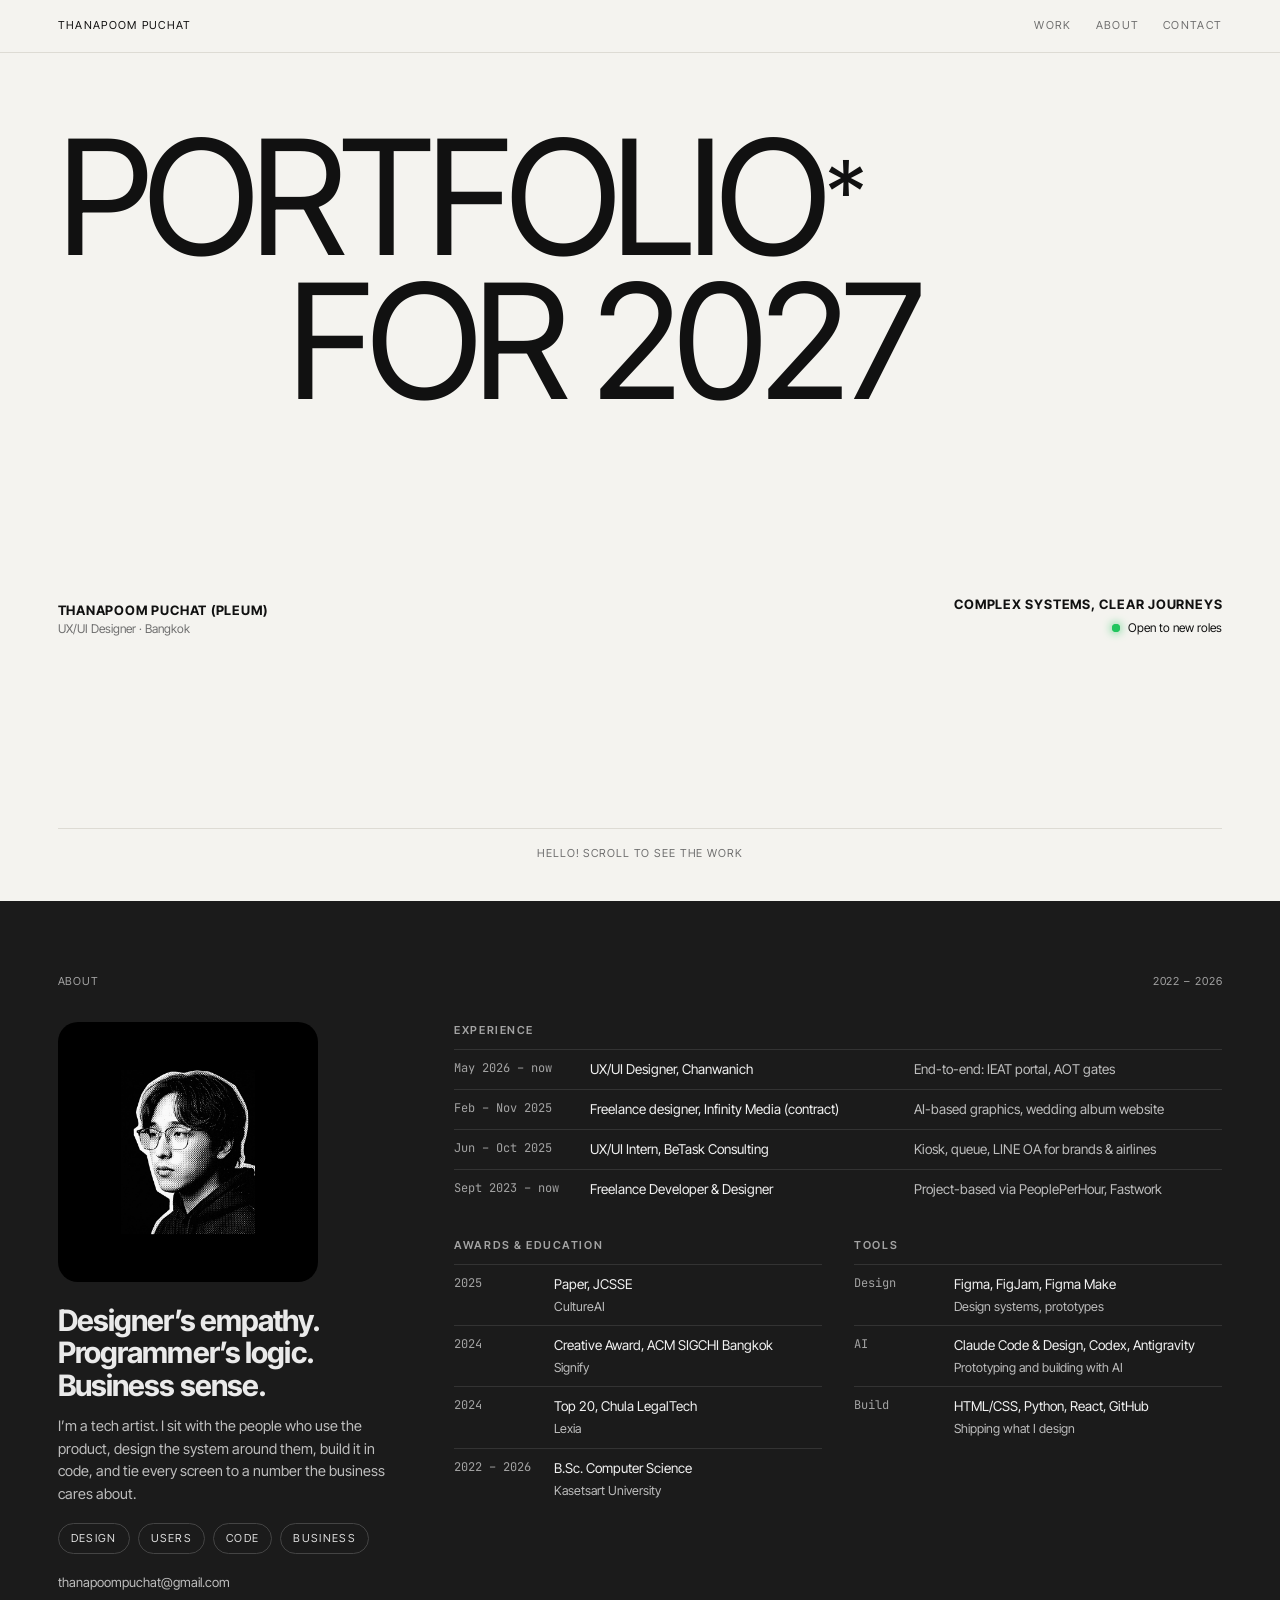
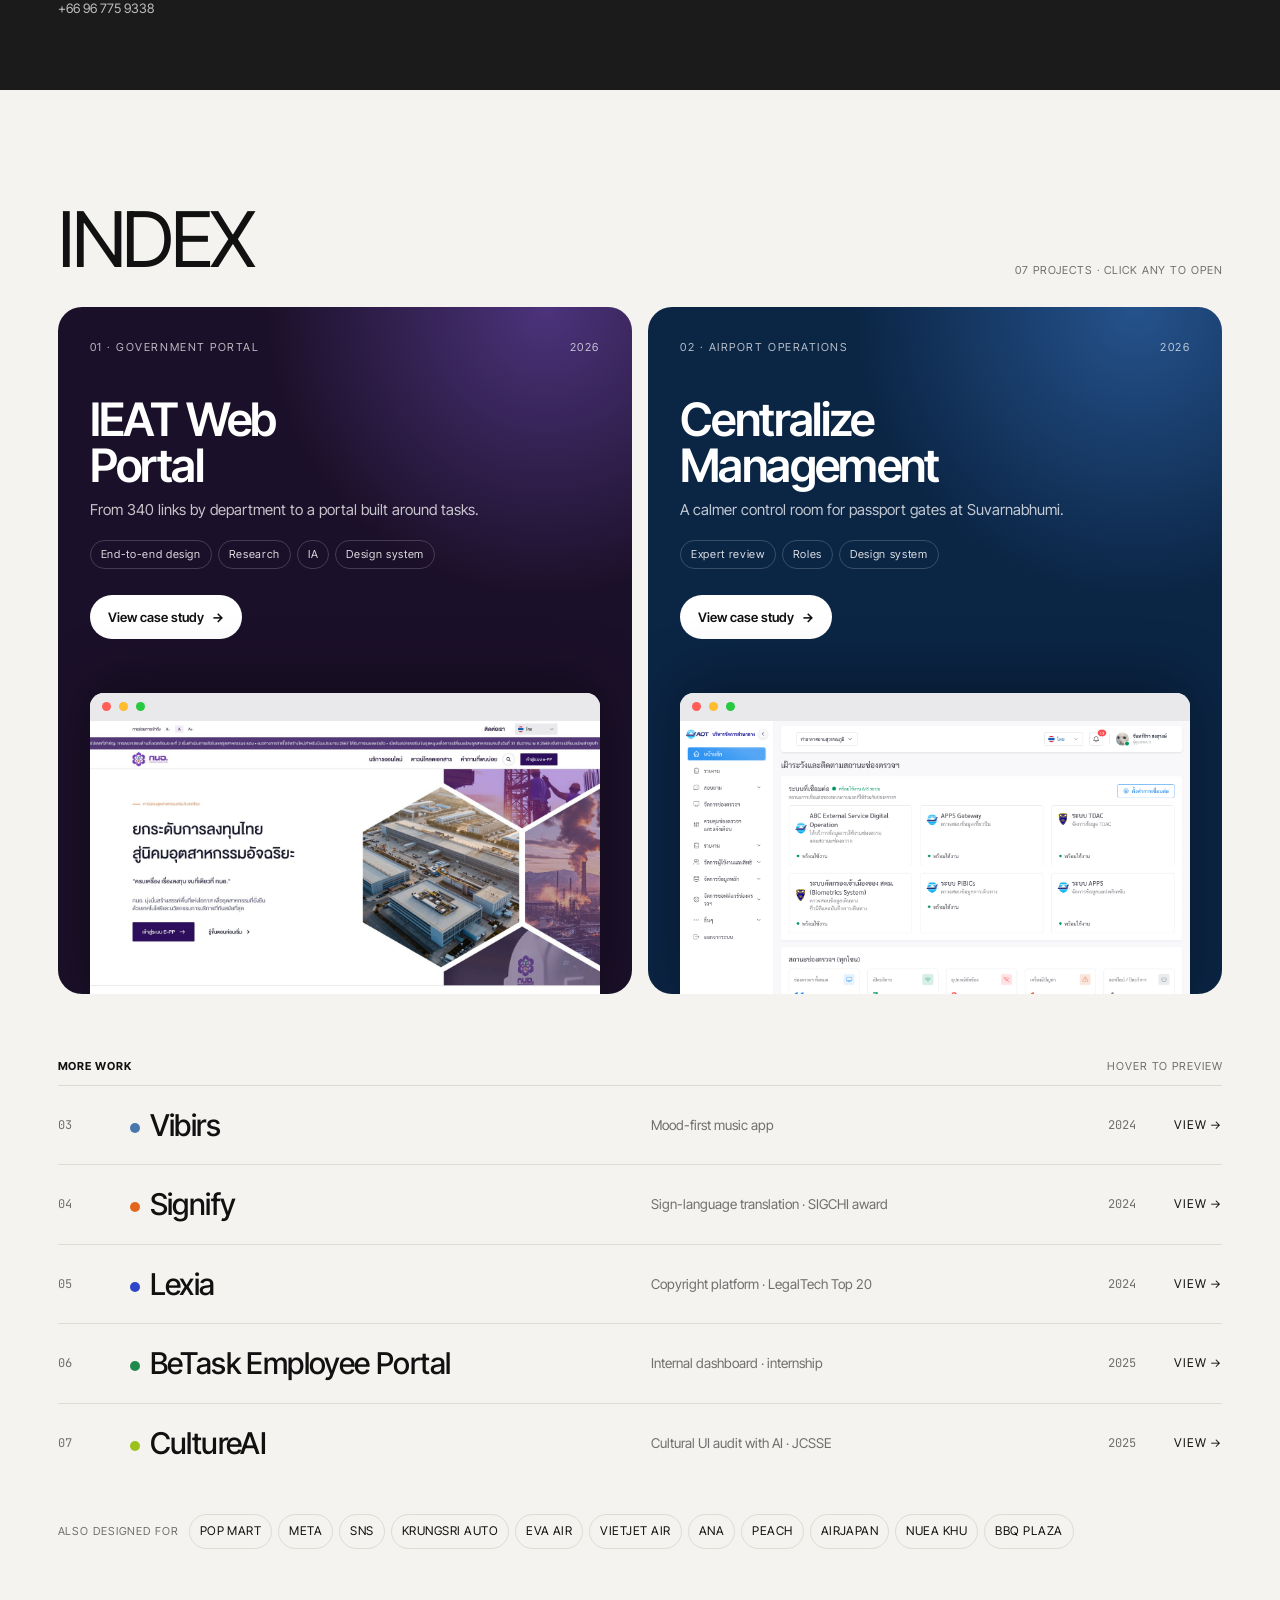
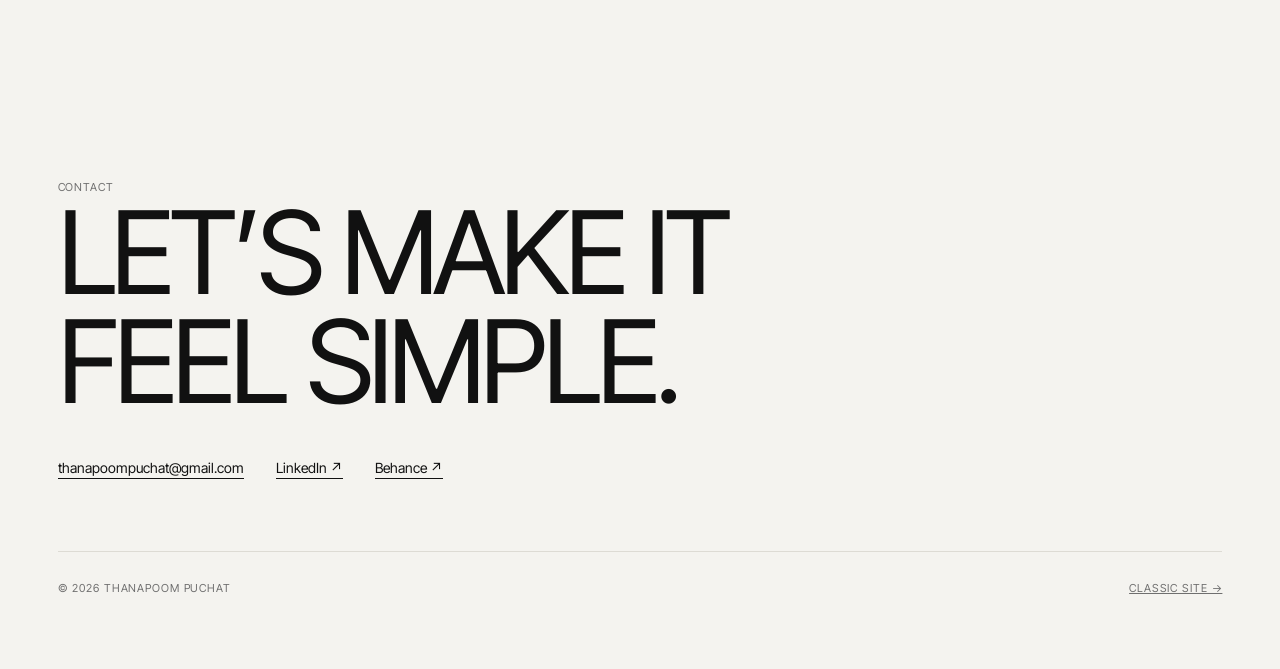
<file: index.html>
<!doctype html>
<html lang="en">
<head>
  <meta charset="utf-8">
  <meta name="viewport" content="width=device-width, initial-scale=1">
  <title>Thanapoom Puchat — UX/UI Designer</title>
  <meta name="description" content="UX/UI designer in Bangkok. I untangle complex public-sector and enterprise systems.">
  <link rel="preconnect" href="https://fonts.googleapis.com">
  <link rel="preconnect" href="https://fonts.gstatic.com" crossorigin>
  <link href="https://fonts.googleapis.com/css2?family=Inter+Tight:wght@400;500;600;700;800&family=JetBrains+Mono:wght@400;500&display=swap" rel="stylesheet">
  <link rel="stylesheet" href="assets/site.css">
</head>
<body>
<header class="bar"><div class="wrap">
  <a href="#top">Thanapoom Puchat</a>
  <nav><a href="#work">Work</a><a class="hide-sm" href="#about">About</a><a href="#contact">Contact</a></nav>
</div></header>
<main id="top">
<section class="wrap cover">
  <h1 class="tt" aria-label="Portfolio for 2027"><span aria-hidden="true"><span class="ch" style="--i:0">P</span><span class="ch" style="--i:1">o</span><span class="ch" style="--i:2">r</span><span class="ch" style="--i:3">t</span><span class="ch" style="--i:4">f</span><span class="ch" style="--i:5">o</span><span class="ch" style="--i:6">l</span><span class="ch" style="--i:7">i</span><span class="ch" style="--i:8">o</span><sup class="star">*</sup><span class="l2"><span class="ch" style="--i:10">f</span><span class="ch" style="--i:11">o</span><span class="ch" style="--i:12">r</span><span class="ch" style="--i:13">&nbsp;</span><span class="ch" style="--i:14">2</span><span class="ch" style="--i:15">0</span><span class="ch" style="--i:16">2</span><span class="ch" style="--i:17">7</span></span></span></h1>
  <div class="who">
    <div><b>Thanapoom Puchat (Pleum)</b><span>UX/UI Designer · Bangkok</span></div>
    <div style="text-align:right"><b>Complex systems, clear journeys</b><span class="status"><i></i>Open to new roles</span></div>
  </div>
  <p class="foot tiny">Hello! Scroll to see the work</p>
</section>

<section class="dark" id="about"><div class="wrap about">
  <div class="top tiny"><span>About</span><span>2022 – 2026</span></div>
  <div class="grid">
    <div class="me">
      <img src="images/profile.png" alt="Portrait of Thanapoom Puchat">
      <h2>Designer’s empathy.<br>Programmer’s logic.<br>Business sense.</h2>
      <p>I’m a tech artist. I sit with the people who use the product, design the system around them, build it in code, and tie every screen to a number the business cares about.</p>
      <div class="skills"><span>Design</span><span>Users</span><span>Code</span><span>Business</span></div>
      <ul><li>thanapoompuchat@gmail.com</li><li>+66 96 775 9338</li></ul>
    </div>
    <div>
      <div class="rows"><h3>Experience</h3>
        <div class="row"><span>May 2026 – now</span><span>UX/UI Designer, Chanwanich</span><span>End-to-end: IEAT portal, AOT gates</span></div>
        <div class="row"><span>Feb – Nov 2025</span><span>Freelance designer, Infinity Media (contract)</span><span>AI-based graphics, wedding album website</span></div>
        <div class="row"><span>Jun – Oct 2025</span><span>UX/UI Intern, BeTask Consulting</span><span>Kiosk, queue, LINE OA for brands &amp; airlines</span></div>
        <div class="row"><span>Sept 2023 – now</span><span>Freelance Developer &amp; Designer</span><span>Project-based via PeoplePerHour, Fastwork</span></div>
      </div>
      <div class="rows"><h3>Awards &amp; education</h3>
        <div class="row"><span>2025</span><span>Paper, JCSSE</span><span>CultureAI</span></div>
        <div class="row"><span>2024</span><span>Creative Award, ACM SIGCHI Bangkok</span><span>Signify</span></div>
        <div class="row"><span>2024</span><span>Top 20, Chula LegalTech</span><span>Lexia</span></div>
        <div class="row"><span>2022 – 2026</span><span>B.Sc. Computer Science</span><span>Kasetsart University</span></div>
      </div>
      <div class="rows"><h3>Tools</h3>
        <div class="row"><span>Design</span><span>Figma, FigJam, Figma Make</span><span>Design systems, prototypes</span></div>
        <div class="row"><span>AI</span><span>Claude Code &amp; Design, Codex, Antigravity</span><span>Prototyping and building with AI</span></div>
        <div class="row"><span>Build</span><span>HTML/CSS, Python, React, GitHub</span><span>Shipping what I design</span></div>
      </div>
    </div>
  </div>
</div></section>

<section class="wrap index" id="work">
  <div class="head"><h2>Index</h2><span class="tiny">07 projects · click any to open</span></div>
  <div class="feats">
    <a class="fcard reveal" href="work/ieat.html" style="--c:#1b1029;--a:#9b6bff">
      <div class="fmeta"><span>01 · Government portal</span><span>2026</span></div>
      <h3>IEAT Web<br>Portal</h3>
      <p>From 340 links by department to a portal built around tasks.</p>
      <div class="tags"><span class="badge">End-to-end design</span><span>Research</span><span>IA</span><span>Design system</span></div>
      <span class="cta">View case study <b>→</b></span>
      <div class="fshot"><div class="chrome"><i></i><i></i><i></i></div><img src="images/ieat/home.jpg" alt="IEAT Web Portal screen"></div>
    </a><a class="fcard reveal" href="work/centralize.html" style="--c:#0b2545;--a:#4f9bff">
      <div class="fmeta"><span>02 · Airport operations</span><span>2026</span></div>
      <h3>Centralize<br>Management</h3>
      <p>A calmer control room for passport gates at Suvarnabhumi.</p>
      <div class="tags"><span>Expert review</span><span>Roles</span><span>Design system</span></div>
      <span class="cta">View case study <b>→</b></span>
      <div class="fshot"><div class="chrome"><i></i><i></i><i></i></div><img src="images/centralize/dashboard.png" alt="Centralize Management screen"></div>
    </a>
  </div>
  <div class="more"><h3 class="tiny">More work</h3><span class="tiny">Hover to preview</span></div>
  <a class="item reveal" href="work/vibirs.html" style="--c:#4877ae"><span class="n">03</span><span class="t"><i class="sw"></i>Vibirs</span><span class="d">Mood-first music app</span><span class="y">2024</span><span class="arrow">View →</span><img class="pv" src="images/pv/vibirs.jpg" alt="" loading="lazy"></a><a class="item reveal" href="work/signify.html" style="--c:#e2671c"><span class="n">04</span><span class="t"><i class="sw"></i>Signify</span><span class="d">Sign-language translation · SIGCHI award</span><span class="y">2024</span><span class="arrow">View →</span><img class="pv" src="images/pv/signify.jpg" alt="" loading="lazy"></a><a class="item reveal" href="work/lexia.html" style="--c:#2f46c9"><span class="n">05</span><span class="t"><i class="sw"></i>Lexia</span><span class="d">Copyright platform · LegalTech Top 20</span><span class="y">2024</span><span class="arrow">View →</span><img class="pv" src="images/pv/lexia.jpg" alt="" loading="lazy"></a><a class="item reveal" href="work/betask.html" style="--c:#1f8a4c"><span class="n">06</span><span class="t"><i class="sw"></i>BeTask Employee Portal</span><span class="d">Internal dashboard · internship</span><span class="y">2025</span><span class="arrow">View →</span><img class="pv" src="images/pv/betask.jpg" alt="" loading="lazy"></a><a class="item reveal" href="work/ai-evaluation.html" style="--c:#9bc21a"><span class="n">07</span><span class="t"><i class="sw"></i>CultureAI</span><span class="d">Cultural UI audit with AI · JCSSE</span><span class="y">2025</span><span class="arrow">View →</span><img class="pv" src="images/pv/ai-evaluation.jpg" alt="" loading="lazy"></a>
  <div class="brands"><span class="tiny">Also designed for</span><span class="brand" tabindex="0">POP MART<span class="pop"><img src="images/hover/popmart_queue.jpg" alt="POP MART screen" loading="lazy"><img src="images/hover/popmart_line.jpg" alt="POP MART screen" loading="lazy"></span></span><span class="brand" tabindex="0">Meta<span class="pop"><img src="images/hover/meta_queue.jpg" alt="Meta screen" loading="lazy"><img src="images/hover/meta_form.jpg" alt="Meta screen" loading="lazy"></span></span><span class="brand" tabindex="0">SNS<span class="pop"><img src="images/hover/siam_queue.jpg" alt="SNS screen" loading="lazy"><img src="images/hover/siam_kiosk.jpg" alt="SNS screen" loading="lazy"></span></span><span class="brand" tabindex="0">Krungsri Auto<span class="pop"><img src="images/hover/krungsri.jpg" alt="Krungsri Auto screen" loading="lazy"></span></span><span class="brand" tabindex="0">EVA Air<span class="pop"><img src="images/hover/evaair_queue.jpg" alt="EVA Air screen" loading="lazy"><img src="images/hover/evaair_kiosk.jpg" alt="EVA Air screen" loading="lazy"></span></span><span class="brand" tabindex="0">VietJet Air<span class="pop"><img src="images/hover/vietjet_queue.jpg" alt="VietJet Air screen" loading="lazy"><img src="images/hover/vietjet_kiosk.jpg" alt="VietJet Air screen" loading="lazy"></span></span><span class="brand" tabindex="0">ANA<span class="pop"><img src="images/hover/ana_queue.jpg" alt="ANA screen" loading="lazy"><img src="images/hover/ana_kiosk.jpg" alt="ANA screen" loading="lazy"></span></span><span class="brand" tabindex="0">Peach<span class="pop"><img src="images/hover/peach_queue.jpg" alt="Peach screen" loading="lazy"><img src="images/hover/peach_kiosk.jpg" alt="Peach screen" loading="lazy"></span></span><span class="brand" tabindex="0">AirJapan<span class="pop"><img src="images/hover/airjapan_queue.jpg" alt="AirJapan screen" loading="lazy"><img src="images/hover/airjapan_phone.jpg" alt="AirJapan screen" loading="lazy"></span></span><span class="brand" tabindex="0">Nuea Khu<span class="pop"><img src="images/hover/nuekhu_queue.jpg" alt="Nuea Khu screen" loading="lazy"><img src="images/hover/nuekhu_kiosk.jpg" alt="Nuea Khu screen" loading="lazy"></span></span><span class="brand" tabindex="0">BBQ Plaza<span class="pop"><img src="images/hover/bbq_queue.jpg" alt="BBQ Plaza screen" loading="lazy"><img src="images/hover/bbq_line.jpg" alt="BBQ Plaza screen" loading="lazy"></span></span></div>
</section>

<section class="wrap contact" id="contact">
  <span class="tiny">Contact</span>
  <h2>Let’s make it<br>feel simple.</h2>
  <div class="links">
    <a href="mailto:thanapoompuchat@gmail.com">thanapoompuchat@gmail.com</a>
    <a href="https://www.linkedin.com/in/thanapoom-puchat-83a926333/" target="_blank" rel="noopener">LinkedIn ↗</a>
    <a href="https://www.behance.net/thanapoom_puchat" target="_blank" rel="noopener">Behance ↗</a>
  </div>
  <div class="end tiny"><span>© 2026 Thanapoom Puchat</span><a href="classic.html">Classic site →</a></div>
</section>
</main>
<script src="assets/site.js"></script>
</body>
</html>
</file>
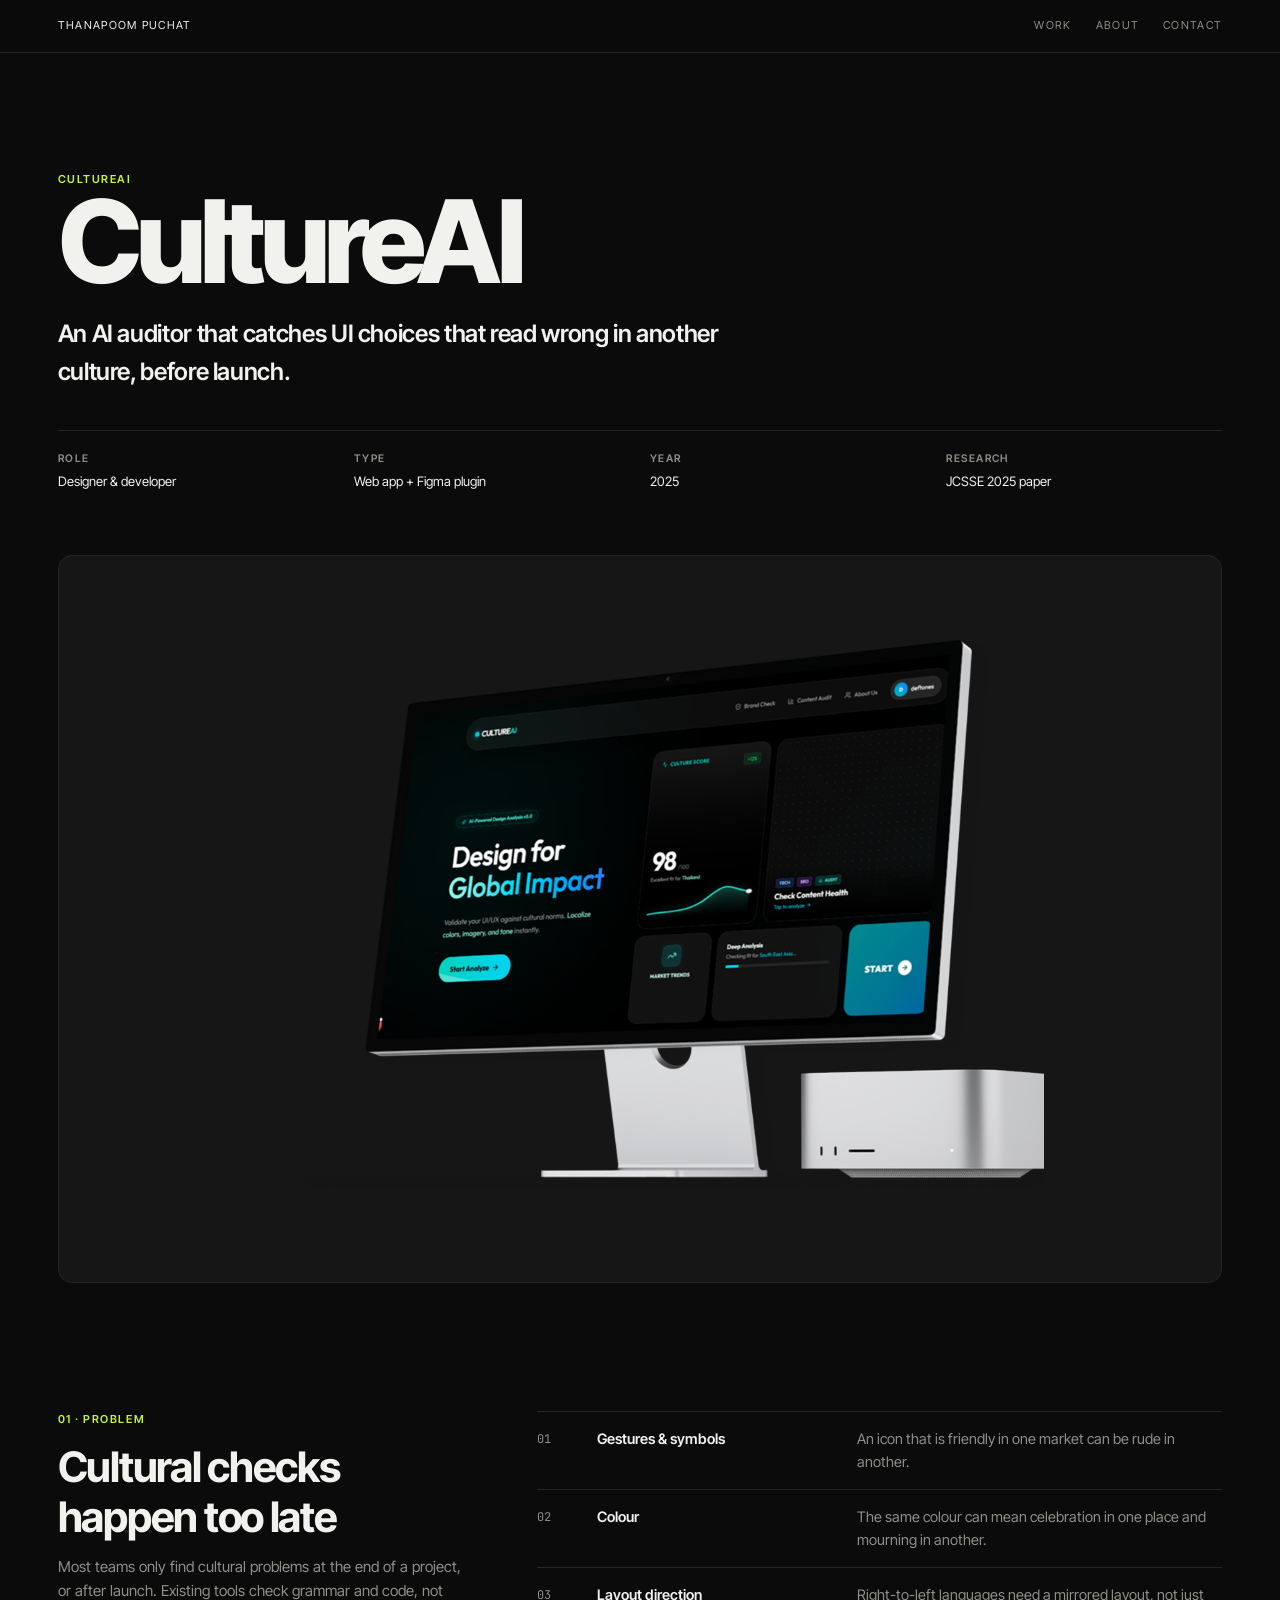
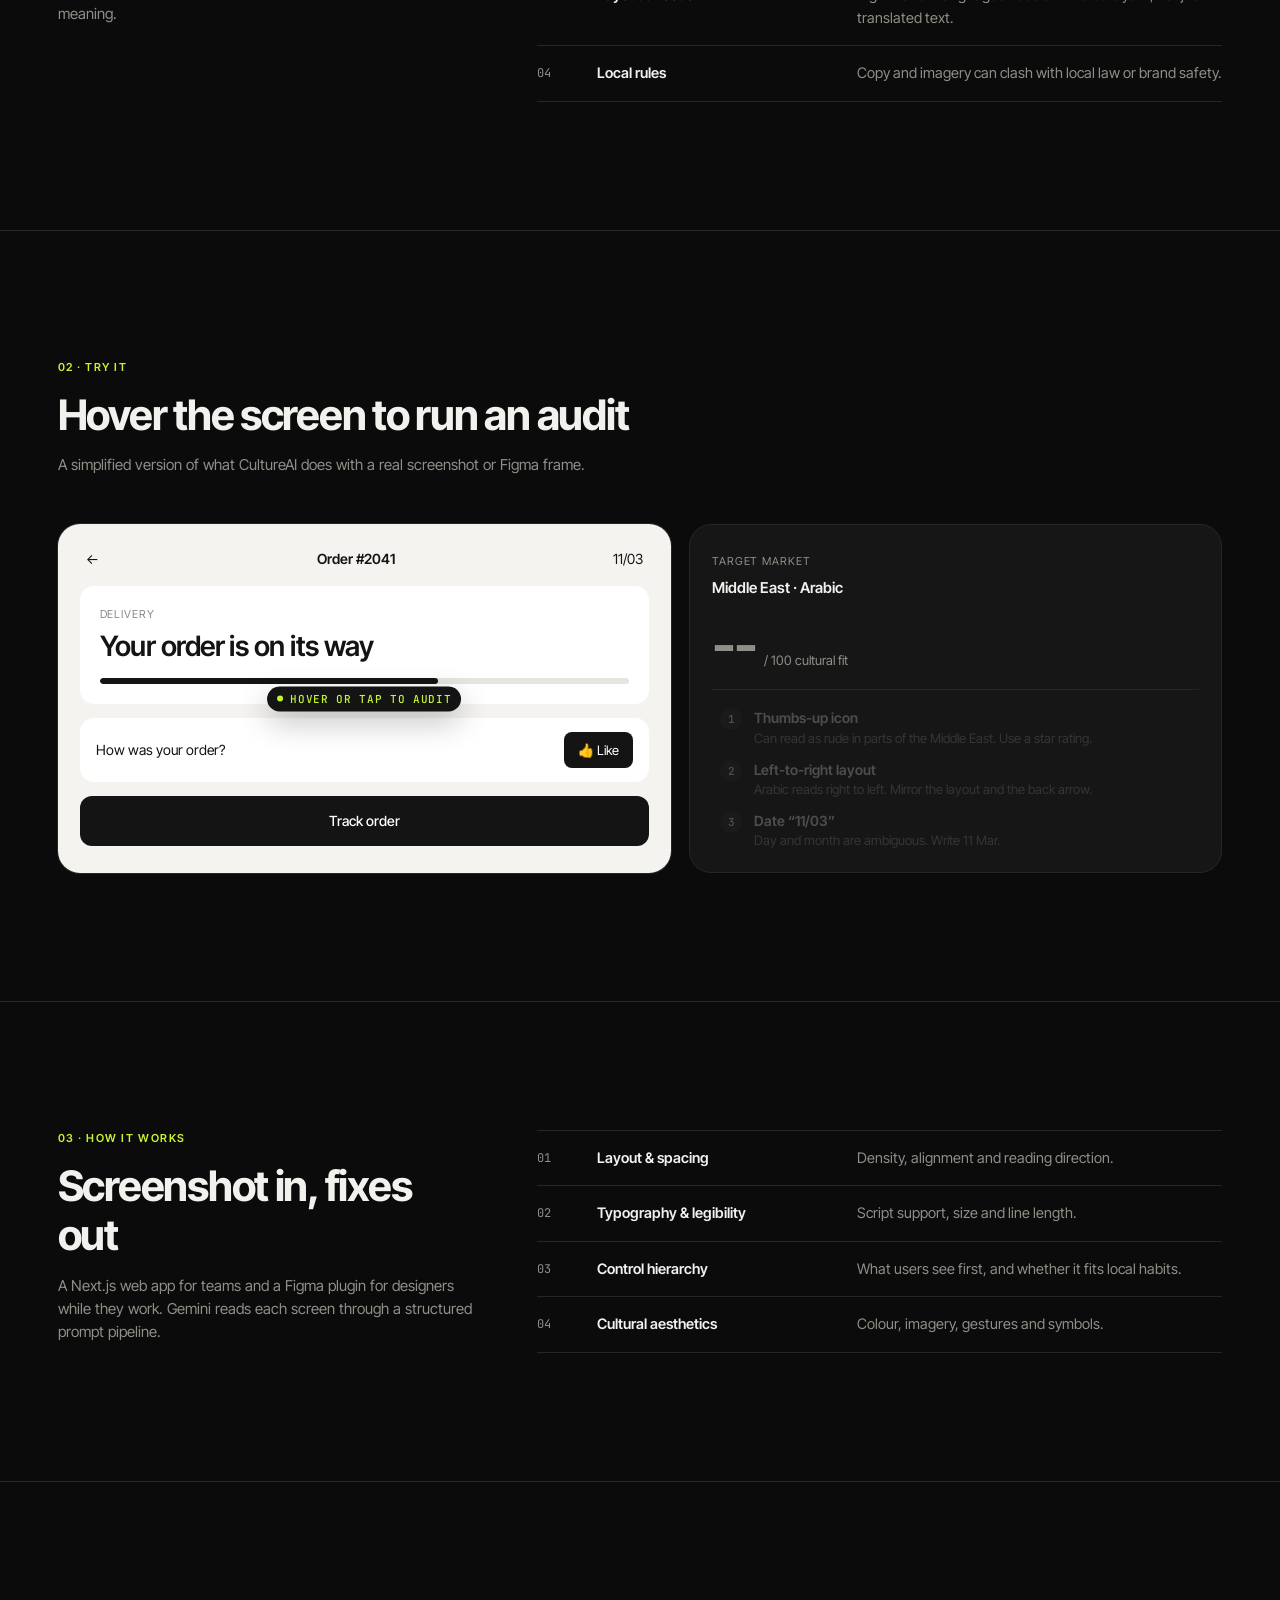
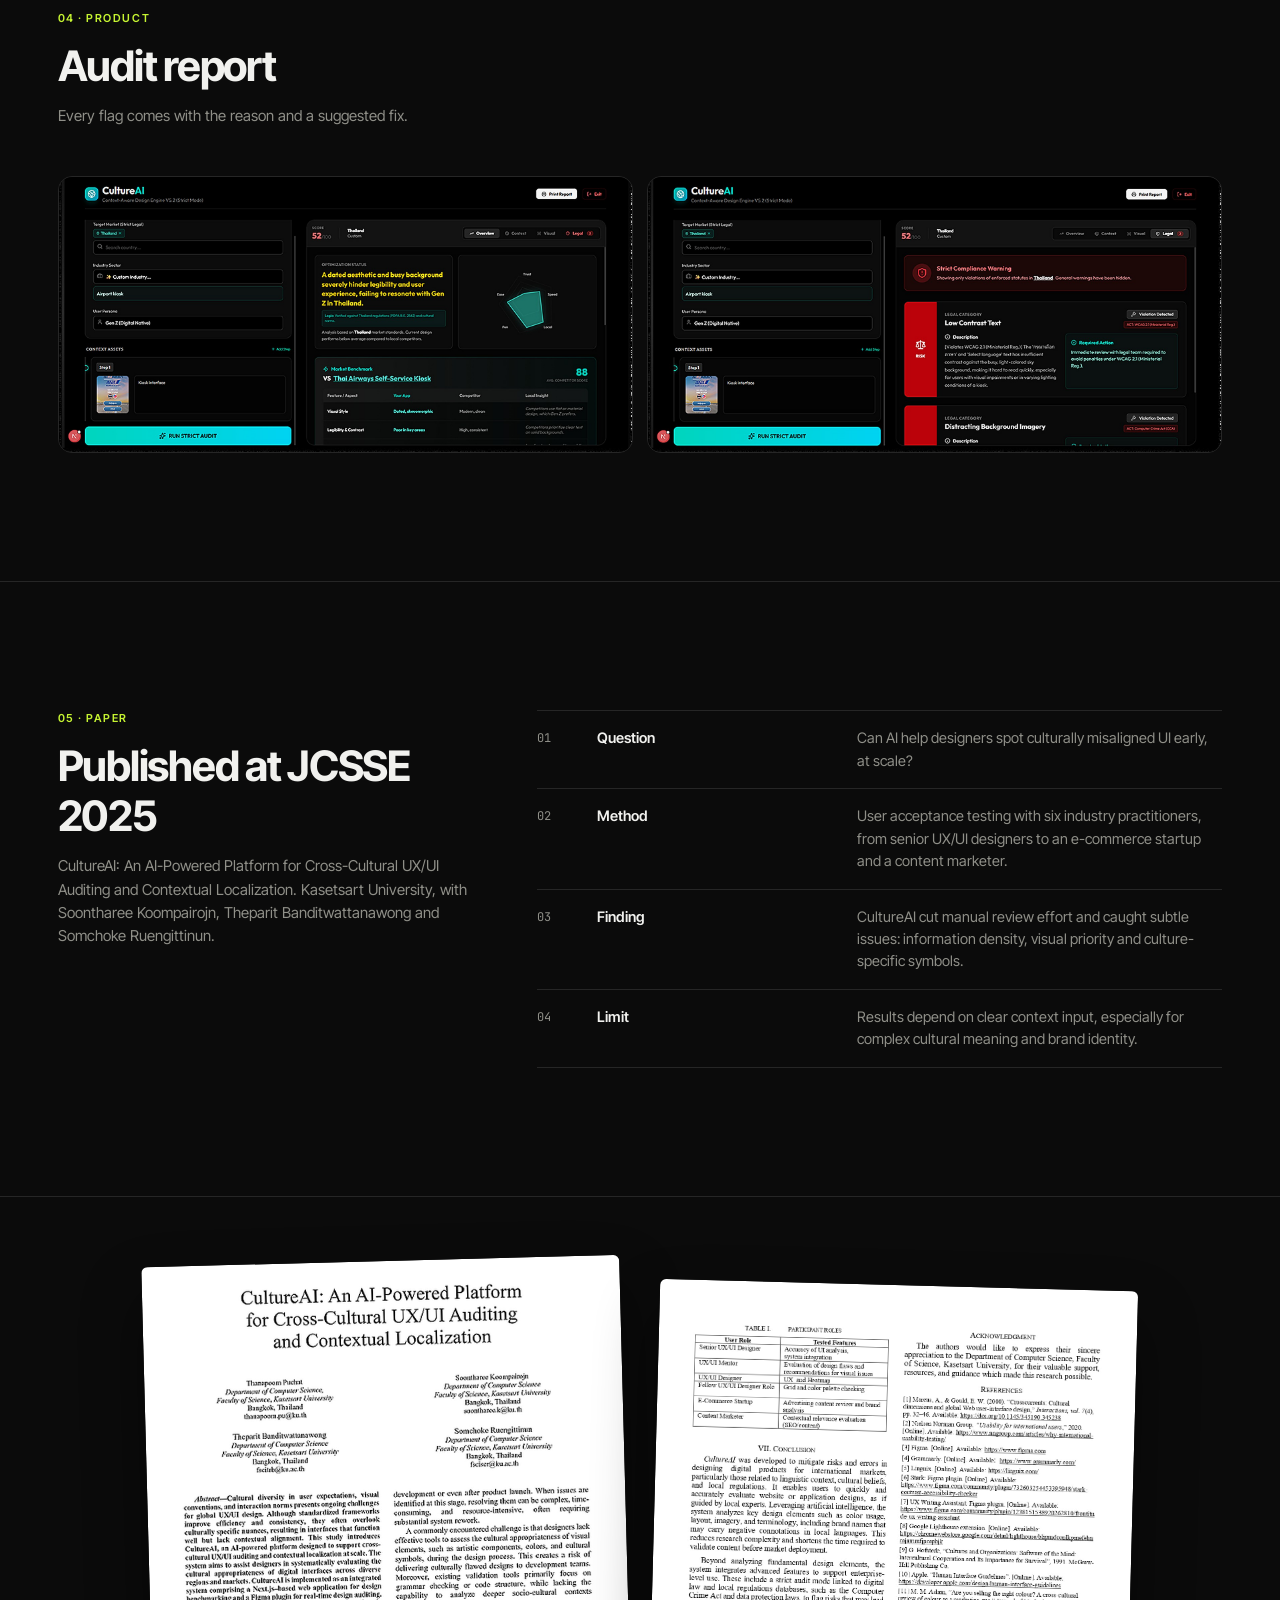
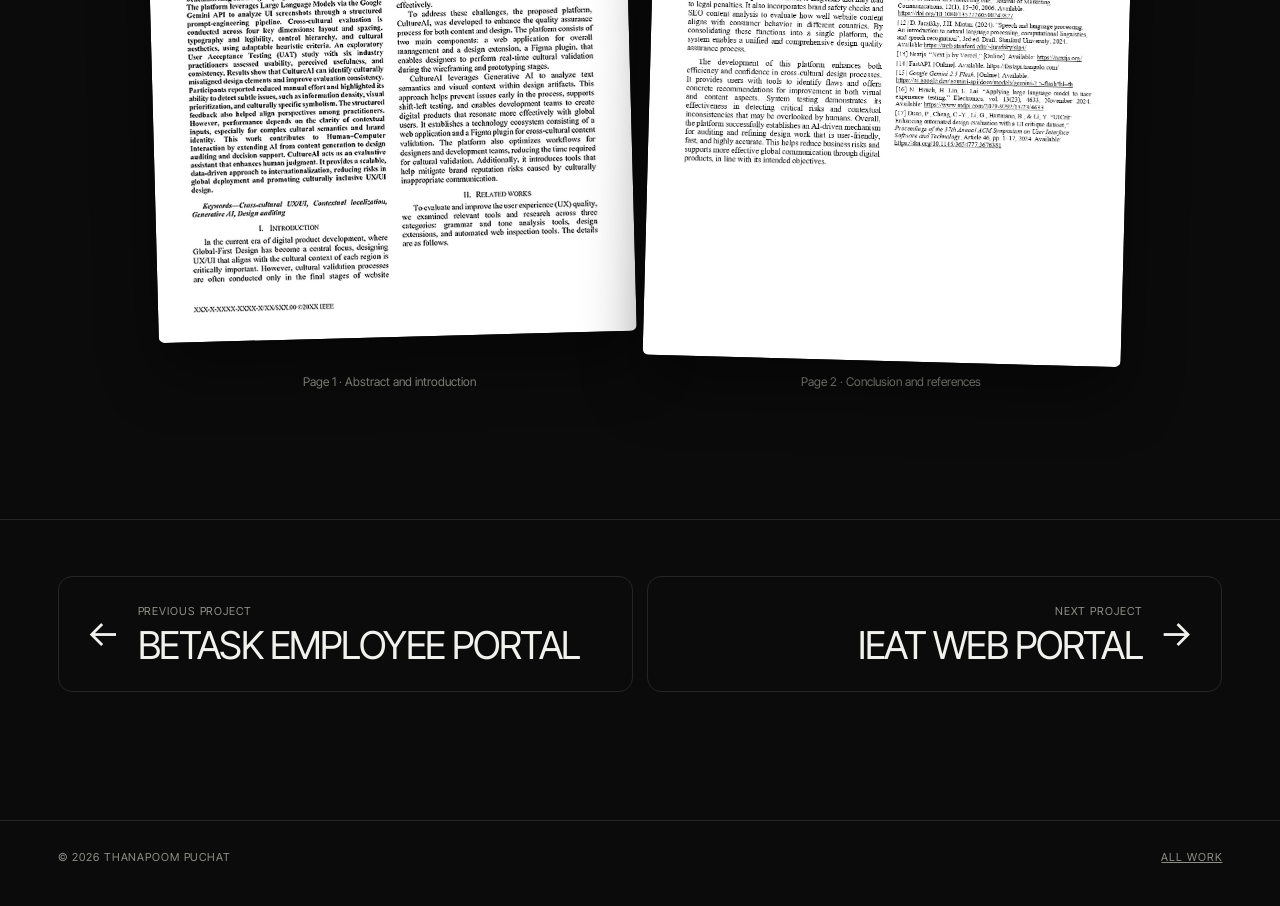
<file: work/ai-evaluation.html>
<!doctype html>
<html lang="en">
<head>
  <meta charset="utf-8">
  <meta name="viewport" content="width=device-width, initial-scale=1">
  <title>CultureAI — Thanapoom Puchat</title>
  <meta name="description" content="An AI tool that audits UI designs for cultural fit before launch. Published at JCSSE 2025.">
  <link rel="preconnect" href="https://fonts.googleapis.com">
  <link rel="preconnect" href="https://fonts.gstatic.com" crossorigin>
  <link href="https://fonts.googleapis.com/css2?family=Inter+Tight:wght@400;500;600;700;800&family=JetBrains+Mono:wght@400;500&display=swap" rel="stylesheet">
  <link rel="stylesheet" href="../assets/site.css">
</head>
<body style="--bg:#0b0b0b;--fg:#f1f1ee;--muted:#8f8f88;--panel:#161616;--line:#262626;--accent:#c6f432;--on-accent:#0b0b0b">
<header class="bar"><div class="wrap">
  <a href="../index.html#top">Thanapoom Puchat</a>
  <nav><a href="../index.html#work">Work</a><a class="hide-sm" href="../index.html#about">About</a><a href="../index.html#contact">Contact</a></nav>
</div></header>
<main>
<section class="hero"><div class="wrap">
  <span class="label hl">CultureAI</span>
  <h1 class="brand"><span class="loc" tabindex="0" data-words="CultureAI|EN;วัฒนธรรม AI|TH;文化 AI|ZH;ثقافة AI|AR;カルチャー AI|JA;문화 AI|KO;Kultur AI|DE"><span class="loc-w">CultureAI</span><span class="loc-tag">EN</span></span></h1>
  <p class="tagline">An AI auditor that catches UI choices that read wrong in another culture, before launch.</p>
  <div class="meta"><div><b>Role</b>Designer &amp; developer</div><div><b>Type</b>Web app + Figma plugin</div><div><b>Year</b>2025</div><div><b>Research</b>JCSSE 2025 paper</div></div>
  <figure class="shot contain reveal"><div class="frame" style="--ar:16/10"><img src="../images/ai_mockup.png" alt="CultureAI web app" loading="lazy"></div></figure>
</div></section>
<section class="slide side"><div class="wrap">
  <div><span class="label">01 · Problem</span><h2>Cultural checks happen too late</h2><p class="sub">Most teams only find cultural problems at the end of a project, or after launch. Existing tools check grammar and code, not meaning.</p></div>
  <div><div class="content"><div class="list reveal"><div><span class="n">01</span><b>Gestures &amp; symbols</b><p>An icon that is friendly in one market can be rude in another.</p></div><div><span class="n">02</span><b>Colour</b><p>The same colour can mean celebration in one place and mourning in another.</p></div><div><span class="n">03</span><b>Layout direction</b><p>Right-to-left languages need a mirrored layout, not just translated text.</p></div><div><span class="n">04</span><b>Local rules</b><p>Copy and imagery can clash with local law or brand safety.</p></div></div></div></div>
</div></section>
<section class="slide"><div class="wrap">
  <span class="label">02 · Try it</span>
  <h2>Hover the screen to run an audit</h2><p class="sub">A simplified version of what CultureAI does with a real screenshot or Figma frame.</p>
  <div class="content"><div class="audit reveal" tabindex="0" aria-label="Interactive demo: hover or tap to run a cultural audit">
  <div class="a-screen">
    <div class="a-top"><span class="a-t a-back">&larr;<i class="pin">2</i></span><b>Order #2041</b><span class="a-t a-date">11/03<i class="pin">3</i></span></div>
    <div class="a-hero"><span class="tiny">Delivery</span><b>Your order is on its way</b><div class="a-bar"><i></i></div></div>
    <div class="a-rate"><span>How was your order?</span><span class="a-t a-like">&#128077; Like<i class="pin">1</i></span></div>
    <div class="a-cta">Track order</div>
    <span class="a-scan" aria-hidden="true"></span>
    <span class="a-hint">Hover or tap to audit</span>
  </div>
  <div class="a-side">
    <div class="a-mk"><span class="tiny">Target market</span><b>Middle East &middot; Arabic</b></div>
    <div class="a-score"><b class="a-num">--</b><span>/ 100 cultural fit</span></div>
    <ol class="a-flags">
      <li><b>Thumbs-up icon</b>Can read as rude in parts of the Middle East. Use a star rating.</li>
      <li><b>Left-to-right layout</b>Arabic reads right to left. Mirror the layout and the back arrow.</li>
      <li><b>Date &ldquo;11/03&rdquo;</b>Day and month are ambiguous. Write 11 Mar.</li>
    </ol>
  </div>
</div></div>
</div></section>
<section class="slide side"><div class="wrap">
  <div><span class="label">03 · How it works</span><h2>Screenshot in, fixes out</h2><p class="sub">A Next.js web app for teams and a Figma plugin for designers while they work. Gemini reads each screen through a structured prompt pipeline.</p></div>
  <div><div class="content"><div class="list reveal"><div><span class="n">01</span><b>Layout &amp; spacing</b><p>Density, alignment and reading direction.</p></div><div><span class="n">02</span><b>Typography &amp; legibility</b><p>Script support, size and line length.</p></div><div><span class="n">03</span><b>Control hierarchy</b><p>What users see first, and whether it fits local habits.</p></div><div><span class="n">04</span><b>Cultural aesthetics</b><p>Colour, imagery, gestures and symbols.</p></div></div></div></div>
</div></section>
<section class="slide"><div class="wrap">
  <span class="label">04 · Product</span>
  <h2>Audit report</h2><p class="sub">Every flag comes with the reason and a suggested fix.</p>
  <div class="content"><div class="duo"><figure class="shot reveal"><div class="frame" style="--ar:1712/824"><img src="../images/cultureai/ai_1@2x.jpg" alt="CultureAI report overview" loading="lazy"></div></figure><figure class="shot reveal"><div class="frame" style="--ar:1712/826"><img src="../images/cultureai/ai_2@2x.jpg" alt="CultureAI flagged issue detail" loading="lazy"></div></figure></div></div>
</div></section>
<section class="slide side"><div class="wrap">
  <div><span class="label">05 · Paper</span><h2>Published at JCSSE 2025</h2><p class="sub">CultureAI: An AI-Powered Platform for Cross-Cultural UX/UI Auditing and Contextual Localization. Kasetsart University, with Soontharee Koompairojn, Theparit Banditwattanawong and Somchoke Ruengittinun.</p></div>
  <div><div class="content"><div class="list reveal"><div><span class="n">01</span><b>Question</b><p>Can AI help designers spot culturally misaligned UI early, at scale?</p></div><div><span class="n">02</span><b>Method</b><p>User acceptance testing with six industry practitioners, from senior UX/UI designers to an e-commerce startup and a content marketer.</p></div><div><span class="n">03</span><b>Finding</b><p>CultureAI cut manual review effort and caught subtle issues: information density, visual priority and culture-specific symbols.</p></div><div><span class="n">04</span><b>Limit</b><p>Results depend on clear context input, especially for complex cultural meaning and brand identity.</p></div></div></div></div>
</div></section>
<section class="slide tight"><div class="wrap"><div class="content" style="margin-top:0"><div class="papers"><figure class="paper reveal"><img src="../images/cultureai/paper_p1.jpg" alt="JCSSE paper, page 1" loading="lazy"><figcaption>Page 1 · Abstract and introduction</figcaption></figure><figure class="paper reveal"><img src="../images/cultureai/paper_p2.jpg" alt="JCSSE paper, page 2" loading="lazy"><figcaption>Page 2 · Conclusion and references</figcaption></figure></div></div></div></section>
<nav class="wrap pn" aria-label="More projects"><a class="pn-p" href="betask.html"><span class="tiny">Previous project</span><span class="t">BeTask Employee Portal</span><span class="ar" aria-hidden="true">←</span></a><a class="pn-n" href="ieat.html"><span class="tiny">Next project</span><span class="t">IEAT Web Portal</span><span class="ar" aria-hidden="true">→</span></a></nav>
</main>
<footer class="wrap end tiny"><span>© 2026 Thanapoom Puchat</span><a href="../index.html#work">All work</a></footer>
<script src="../assets/site.js"></script>
</body>
</html>
</file>
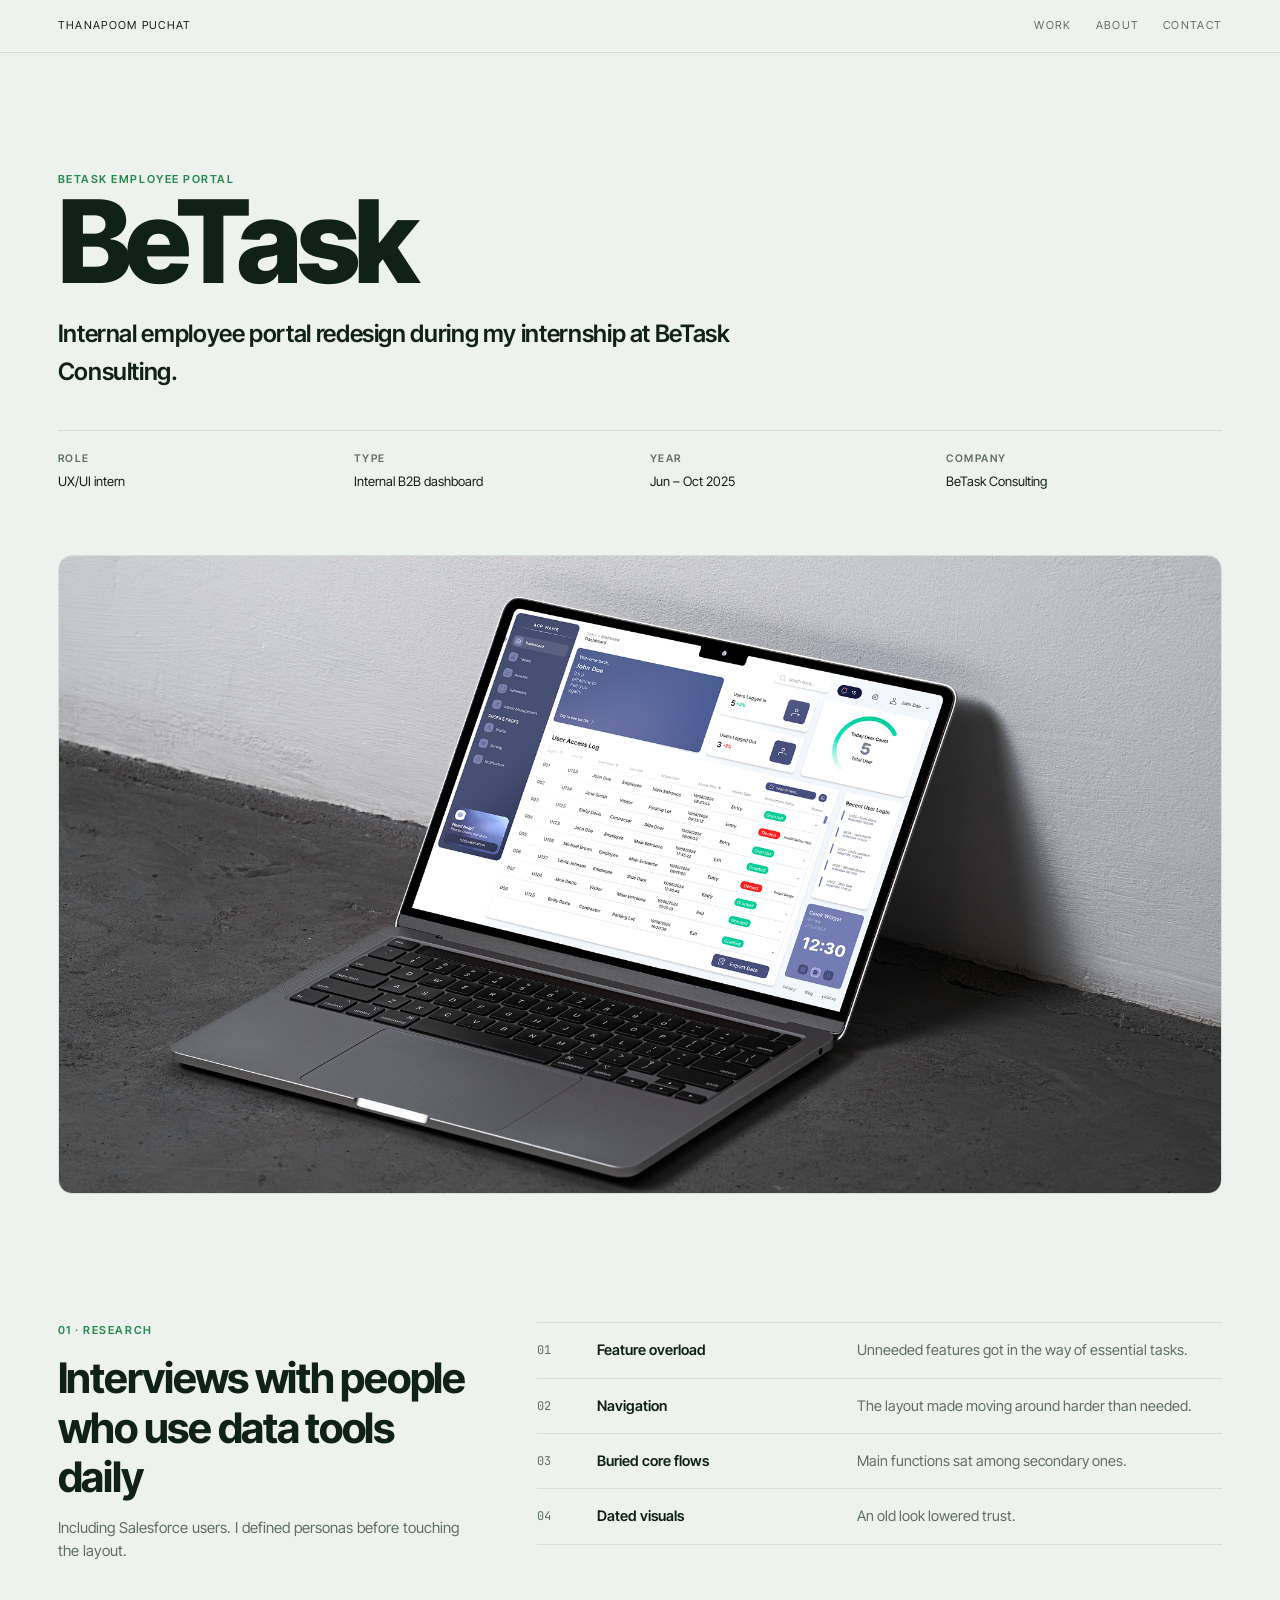
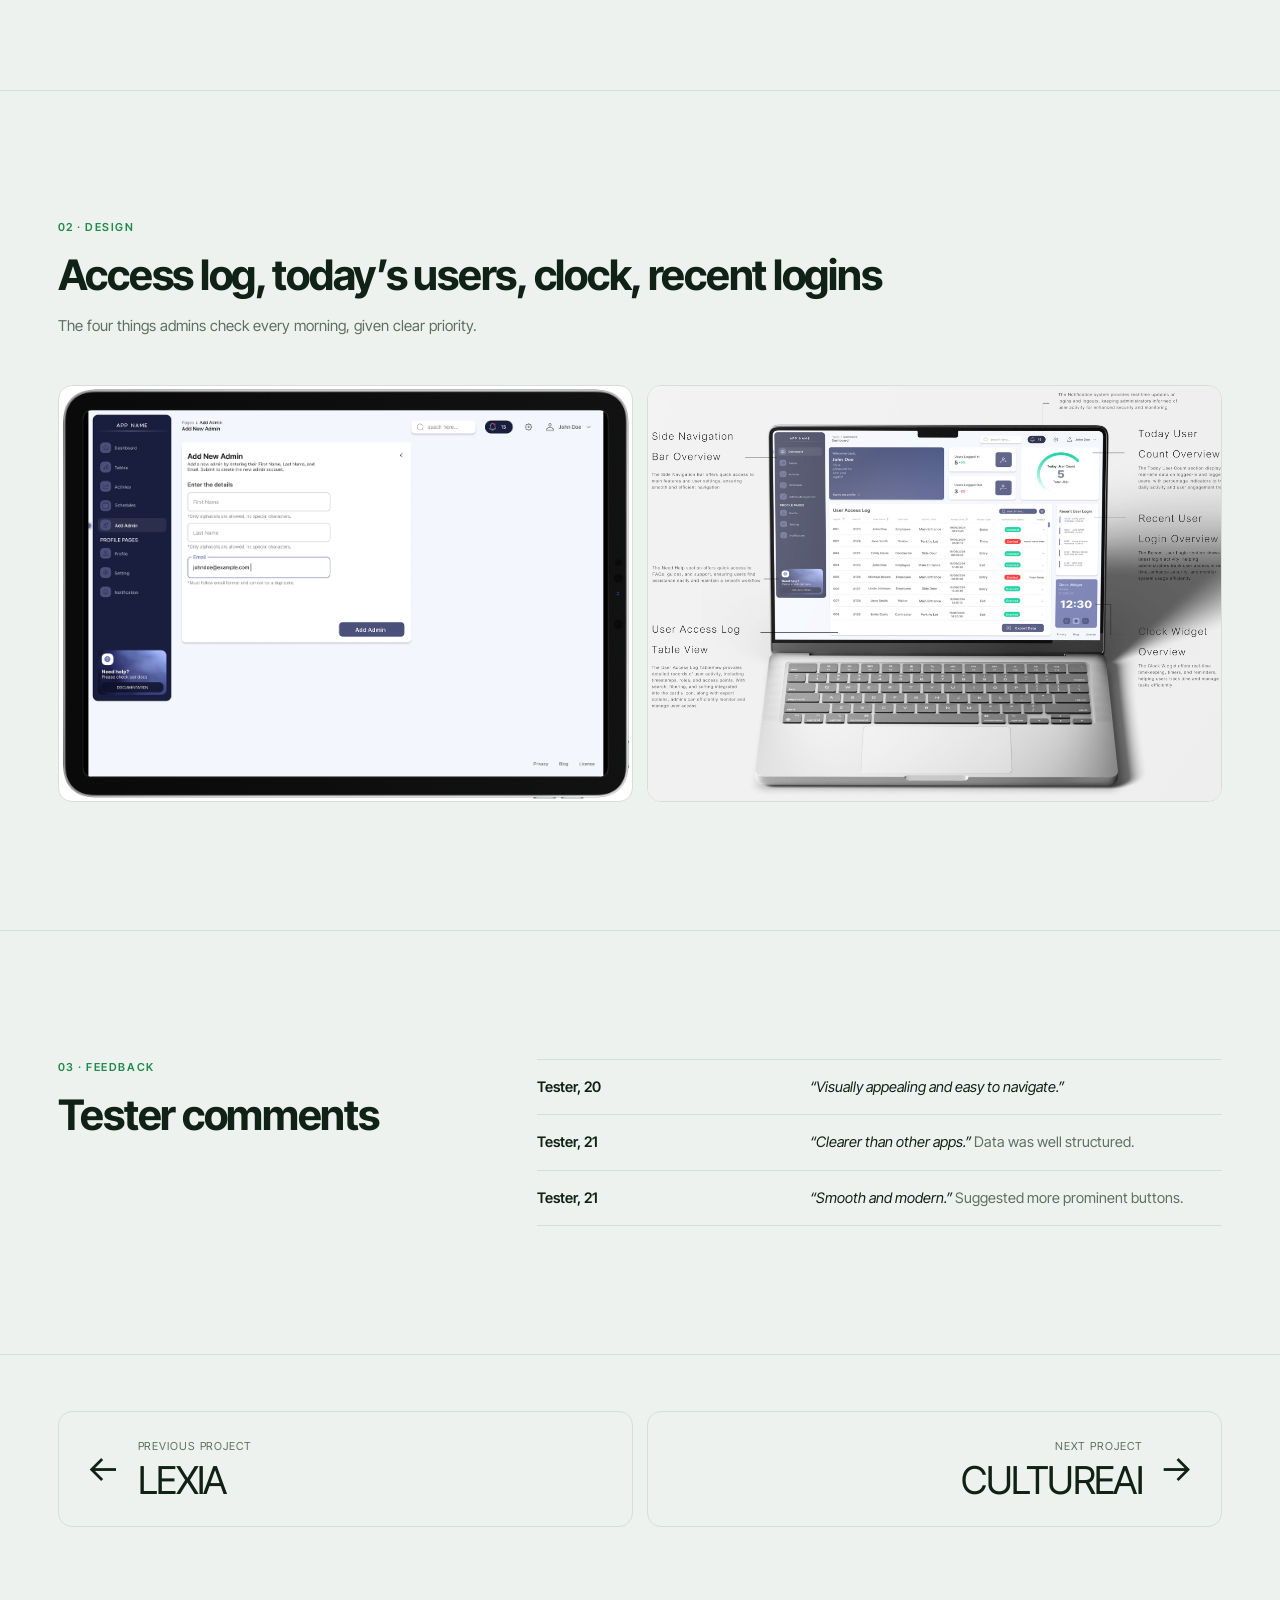
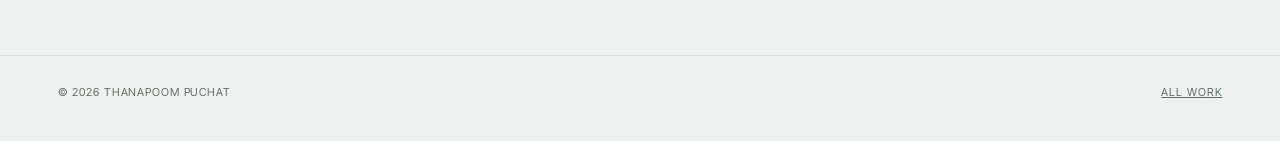
<file: work/betask.html>
<!doctype html>
<html lang="en">
<head>
  <meta charset="utf-8">
  <meta name="viewport" content="width=device-width, initial-scale=1">
  <title>BeTask Employee Portal — Thanapoom Puchat</title>
  <meta name="description" content="Decluttering an internal employee dashboard during an internship.">
  <link rel="preconnect" href="https://fonts.googleapis.com">
  <link rel="preconnect" href="https://fonts.gstatic.com" crossorigin>
  <link href="https://fonts.googleapis.com/css2?family=Inter+Tight:wght@400;500;600;700;800&family=JetBrains+Mono:wght@400;500&display=swap" rel="stylesheet">
  <link rel="stylesheet" href="../assets/site.css">
</head>
<body style="--bg:#eef2ee;--fg:#102117;--muted:#5e6f63;--panel:#fff;--line:#d5dfd7;--accent:#1f8a4c;--on-accent:#fff">
<header class="bar"><div class="wrap">
  <a href="../index.html#top">Thanapoom Puchat</a>
  <nav><a href="../index.html#work">Work</a><a class="hide-sm" href="../index.html#about">About</a><a href="../index.html#contact">Contact</a></nav>
</div></header>
<main>
<section class="hero"><div class="wrap">
  <span class="label hl">BeTask Employee Portal</span>
  <h1 class="brand"><span class="login" tabindex="0"><span class="lg-w" data-text="BeTask">BeTask</span><span class="lg-tag"><i></i><b class="lg-st">Signing in</b><span class="lg-clock"></span></span></span></h1>
  <p class="tagline">Internal employee portal redesign during my internship at BeTask Consulting.</p>
  <div class="meta"><div><b>Role</b>UX/UI intern</div><div><b>Type</b>Internal B2B dashboard</div><div><b>Year</b>Jun – Oct 2025</div><div><b>Company</b>BeTask Consulting</div></div>
  <figure class="shot reveal"><div class="frame" style="--ar:1920/1053"><img src="../images/Dashboard1.png" alt="BeTask dashboard" loading="lazy"></div></figure>
</div></section>
<section class="slide side"><div class="wrap">
  <div><span class="label">01 · Research</span><h2>Interviews with people who use data tools daily</h2><p class="sub">Including Salesforce users. I defined personas before touching the layout.</p></div>
  <div><div class="content"><div class="list reveal"><div><span class="n">01</span><b>Feature overload</b><p>Unneeded features got in the way of essential tasks.</p></div><div><span class="n">02</span><b>Navigation</b><p>The layout made moving around harder than needed.</p></div><div><span class="n">03</span><b>Buried core flows</b><p>Main functions sat among secondary ones.</p></div><div><span class="n">04</span><b>Dated visuals</b><p>An old look lowered trust.</p></div></div></div></div>
</div></section>
<section class="slide"><div class="wrap">
  <span class="label">02 · Design</span>
  <h2>Access log, today’s users, clock, recent logins</h2><p class="sub">The four things admins check every morning, given clear priority.</p>
  <div class="content"><div class="duo"><figure class="shot reveal"><div class="frame" style="--ar:1417/1026"><img src="../images/Dashboard_Login.png" alt="Login" loading="lazy"></div></figure><figure class="shot reveal"><div class="frame" style="--ar:1417/1026"><img src="../images/Screenshot 2026-05-15 122354.png" alt="Admin view" loading="lazy"></div></figure></div></div>
</div></section>
<section class="slide side"><div class="wrap">
  <div><span class="label">03 · Feedback</span><h2>Tester comments</h2></div>
  <div><div class="content"><div class="list two reveal"><div><b>Tester, 20</b><p><em>“Visually appealing and easy to navigate.”</em></p></div><div><b>Tester, 21</b><p><em>“Clearer than other apps.”</em> Data was well structured.</p></div><div><b>Tester, 21</b><p><em>“Smooth and modern.”</em> Suggested more prominent buttons.</p></div></div></div></div>
</div></section>
<nav class="wrap pn" aria-label="More projects"><a class="pn-p" href="lexia.html"><span class="tiny">Previous project</span><span class="t">Lexia</span><span class="ar" aria-hidden="true">←</span></a><a class="pn-n" href="ai-evaluation.html"><span class="tiny">Next project</span><span class="t">CultureAI</span><span class="ar" aria-hidden="true">→</span></a></nav>
</main>
<footer class="wrap end tiny"><span>© 2026 Thanapoom Puchat</span><a href="../index.html#work">All work</a></footer>
<script src="../assets/site.js"></script>
</body>
</html>
</file>
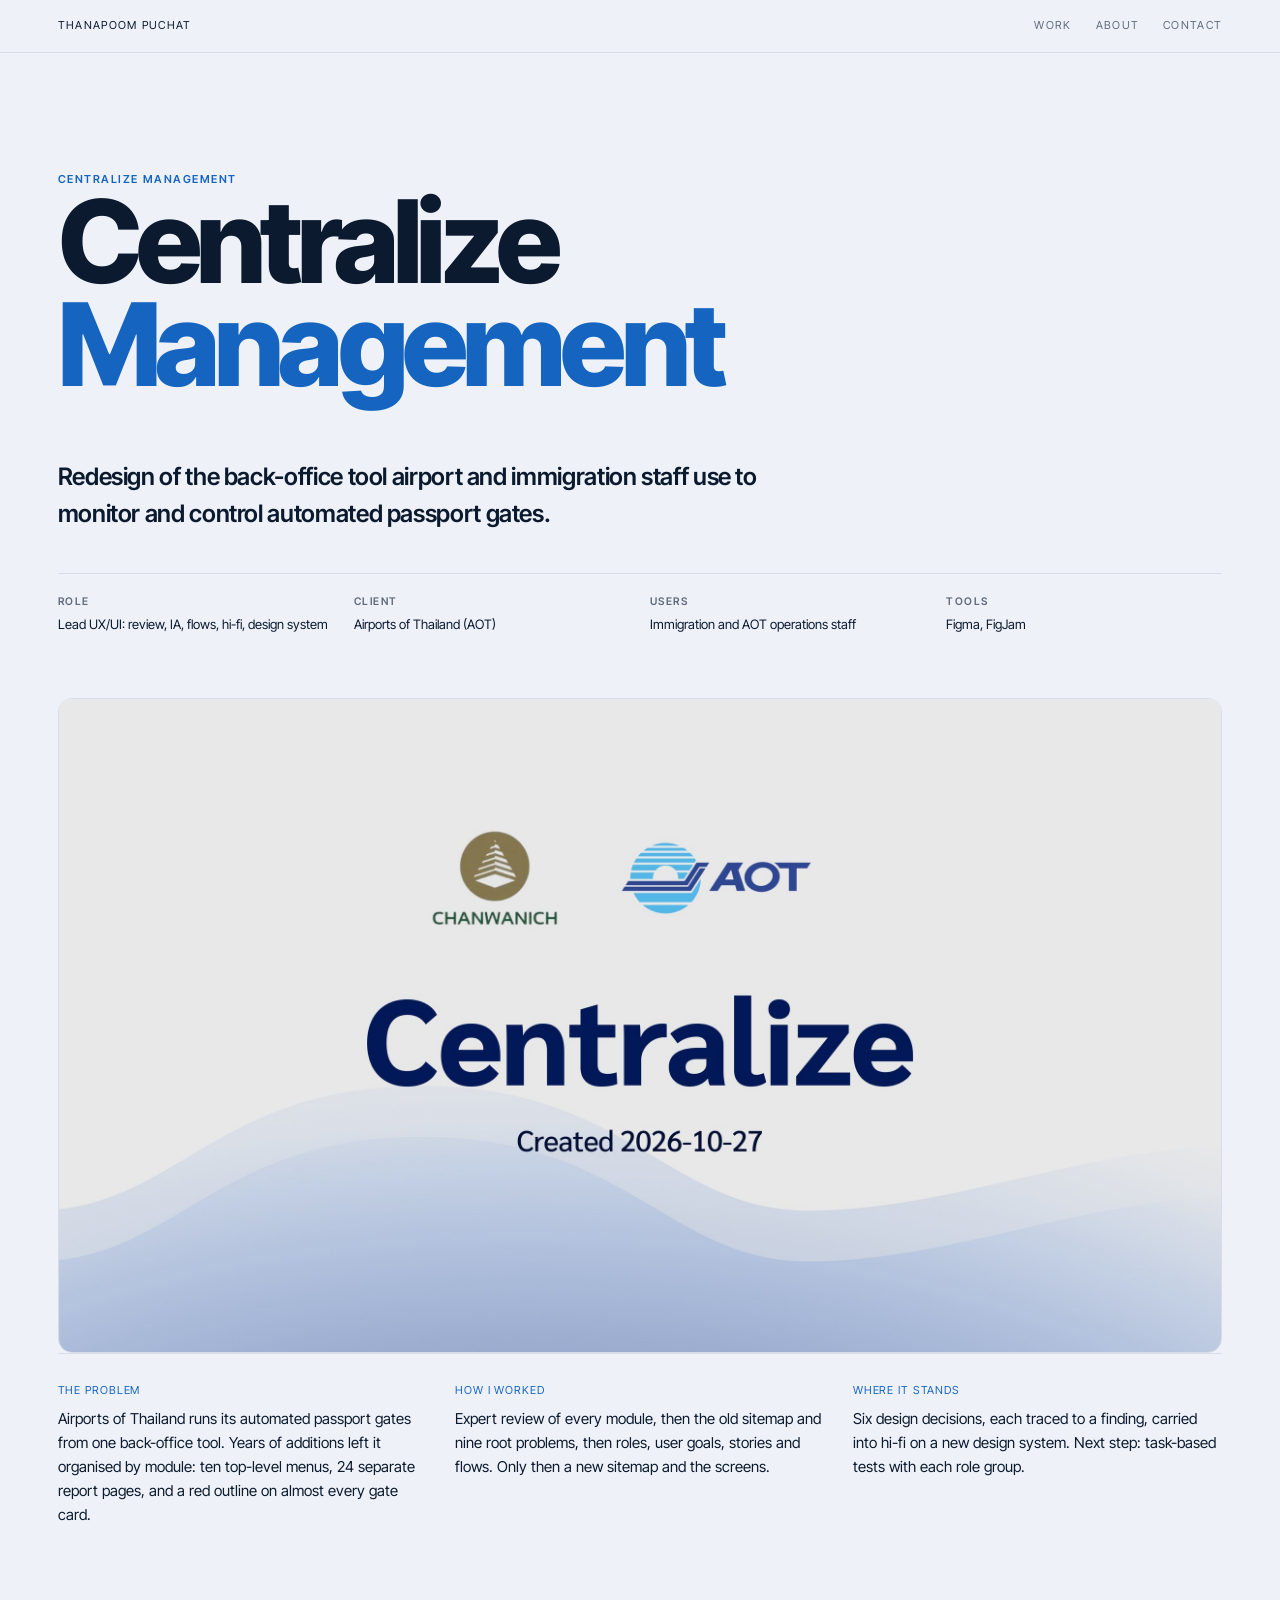
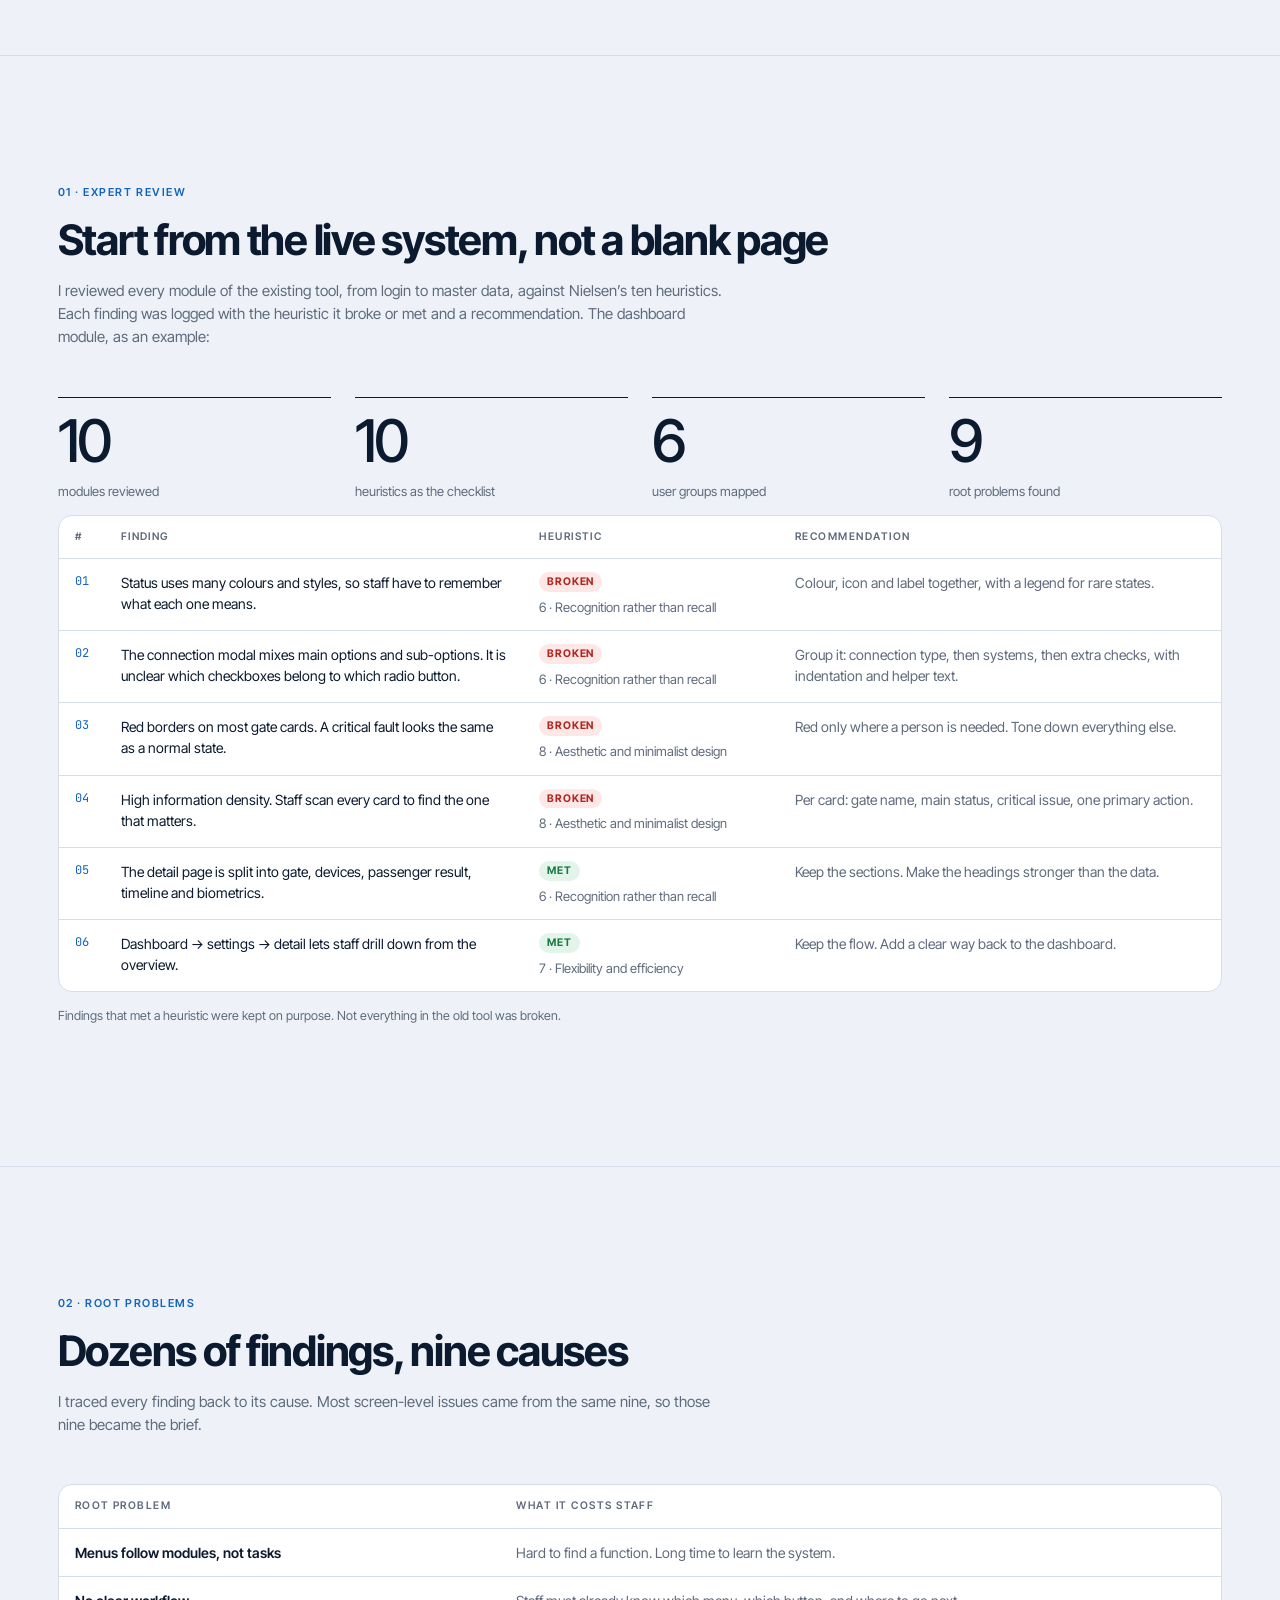
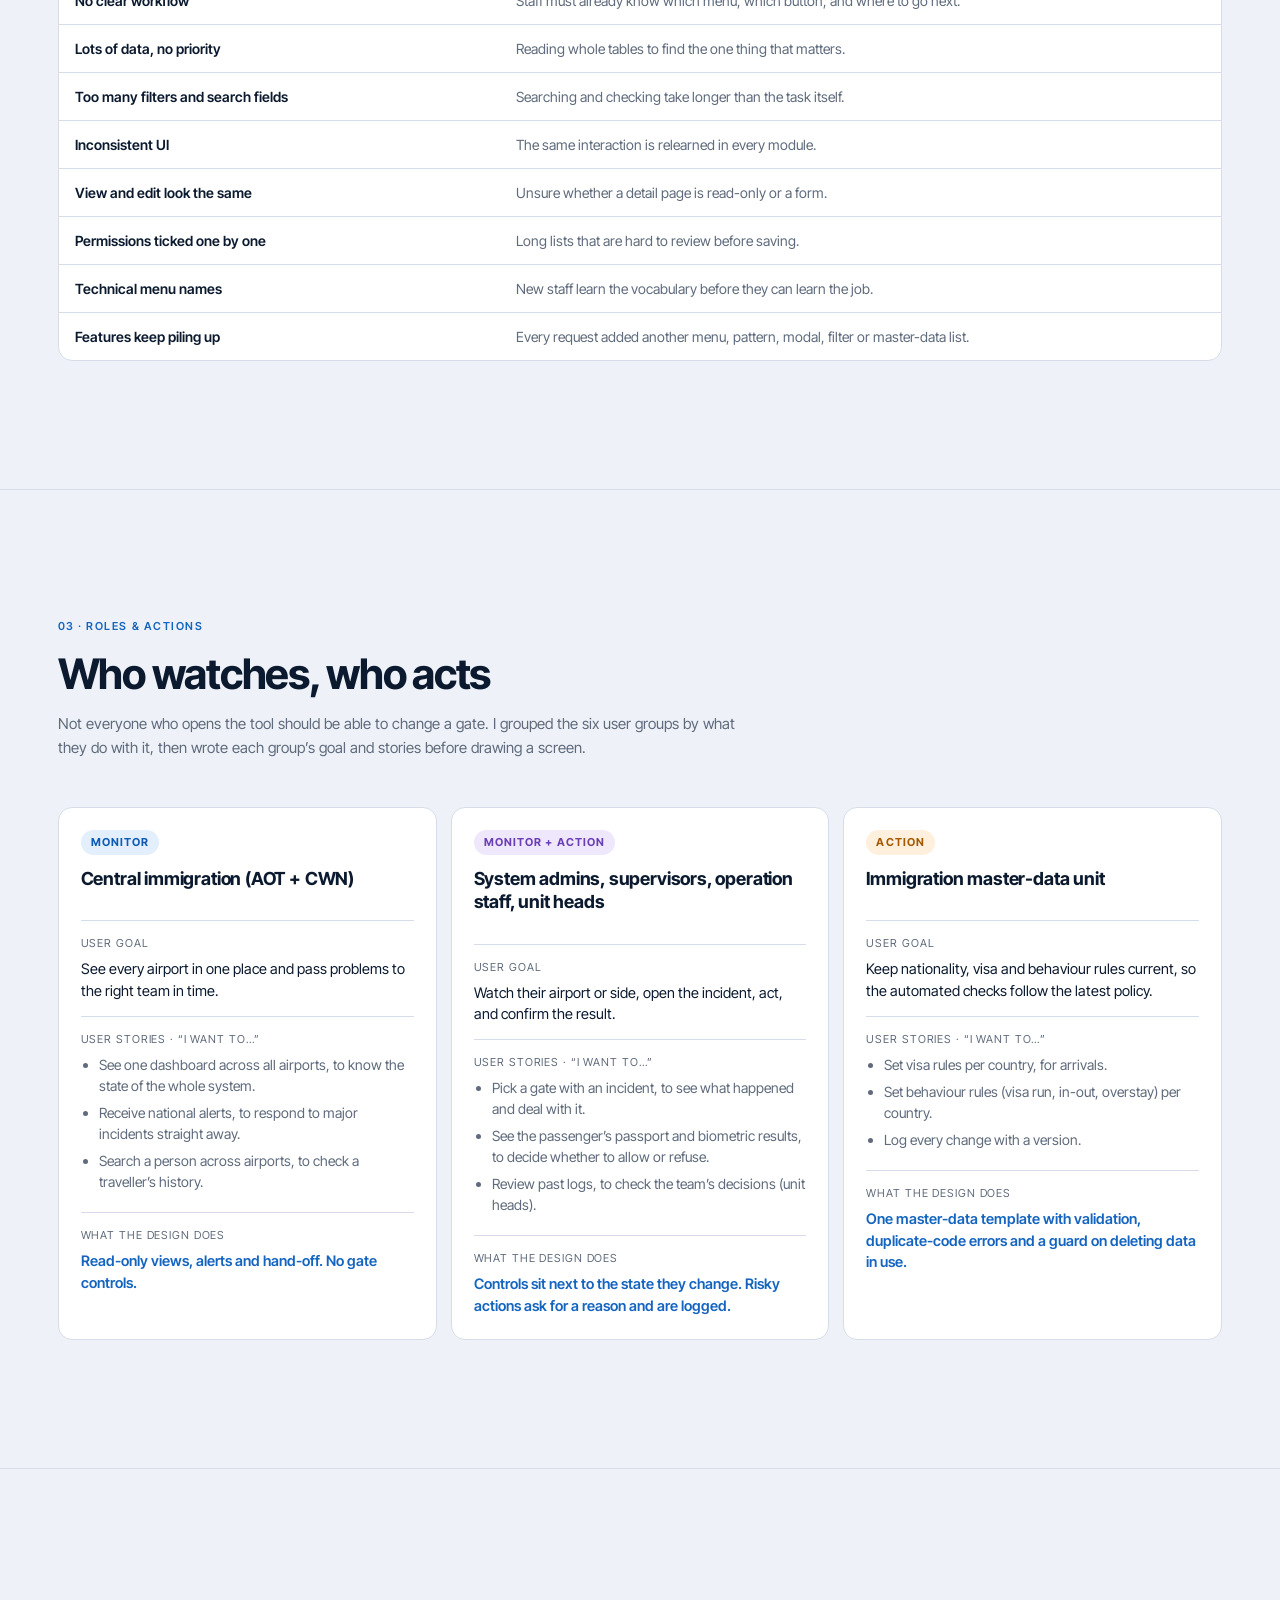
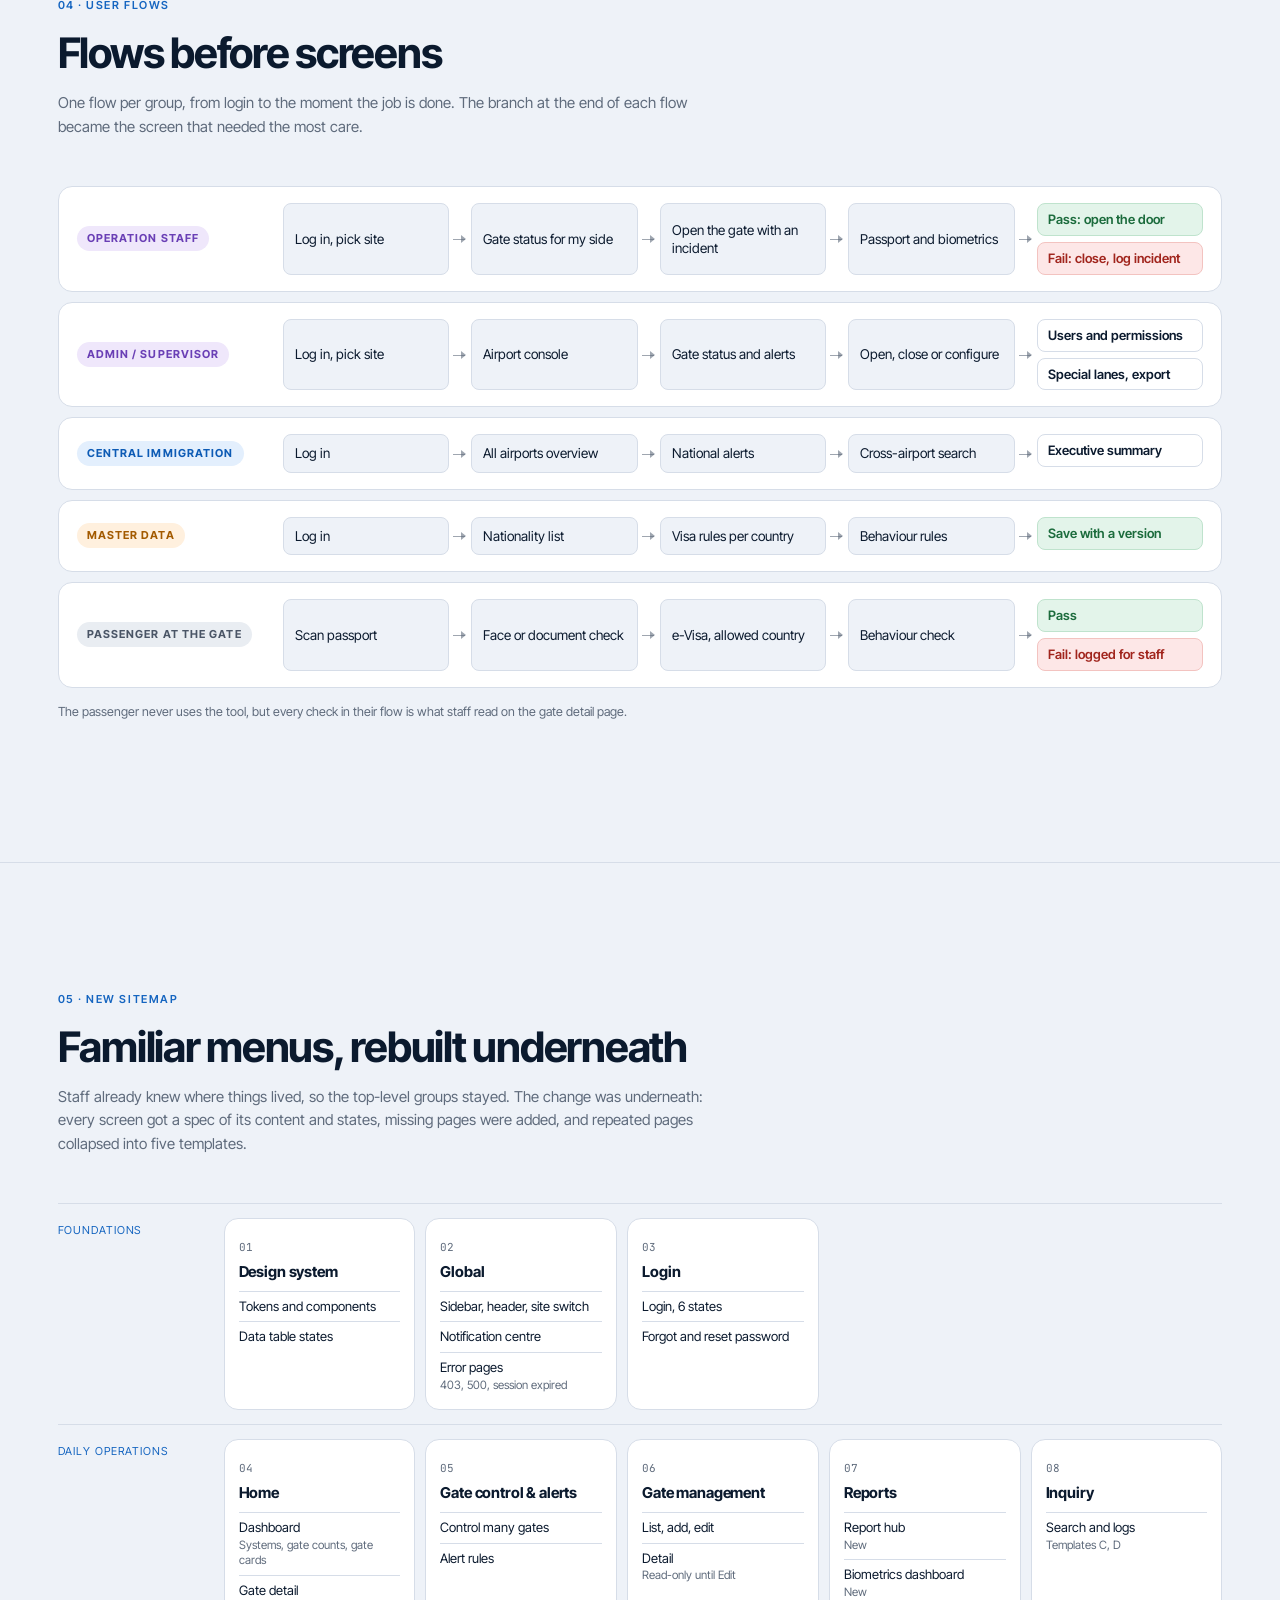
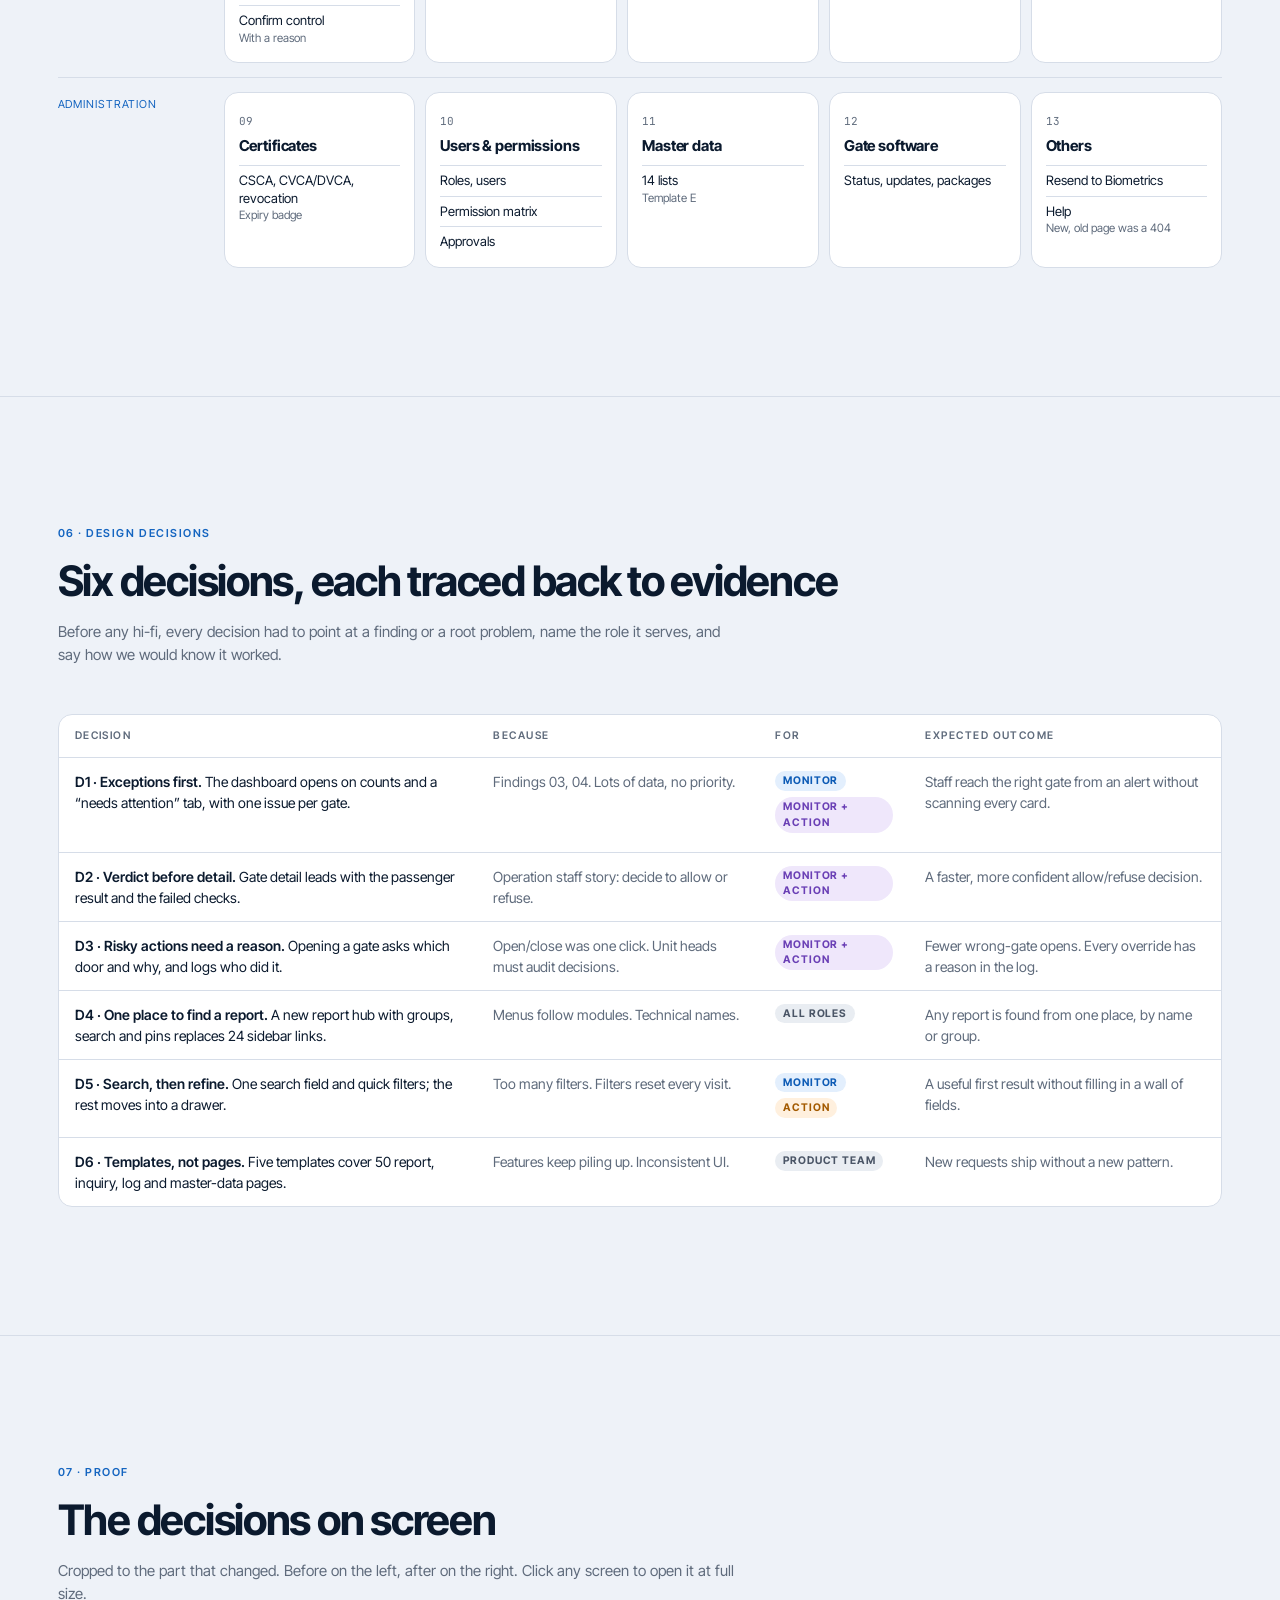
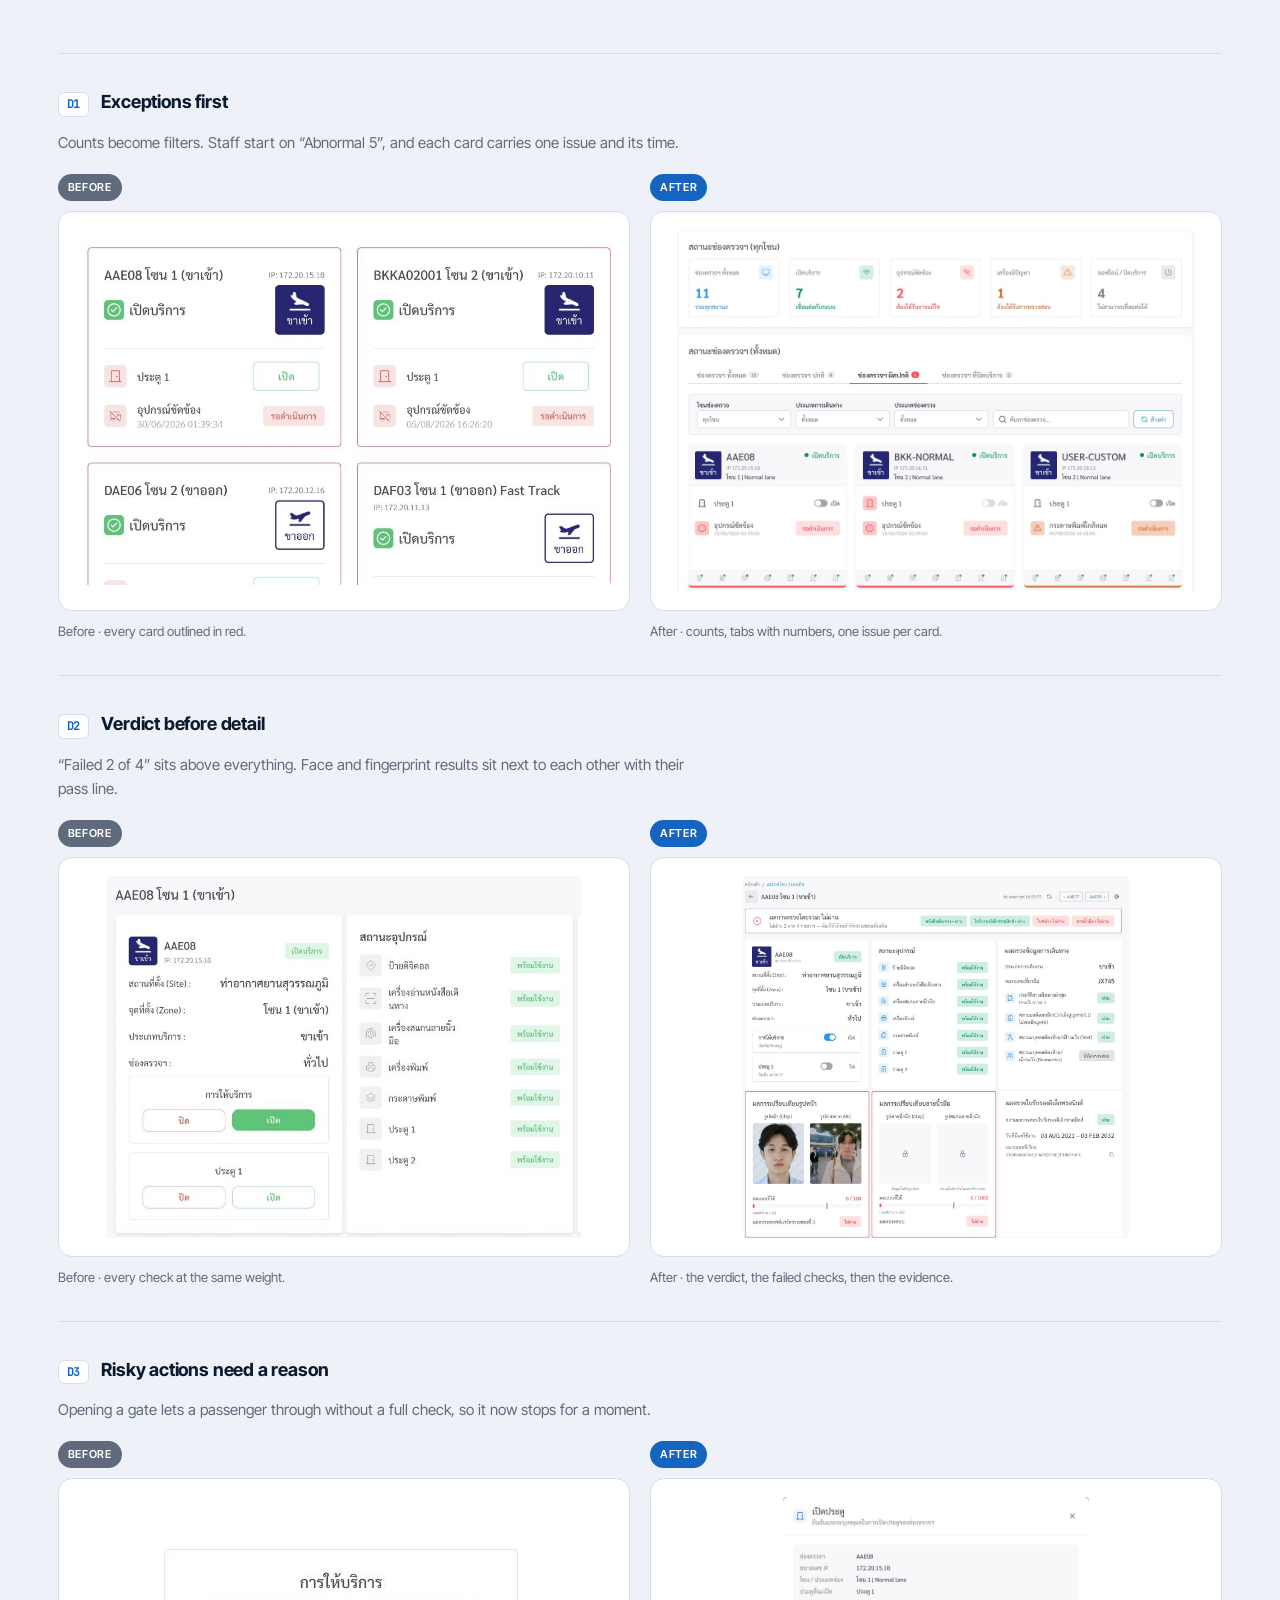
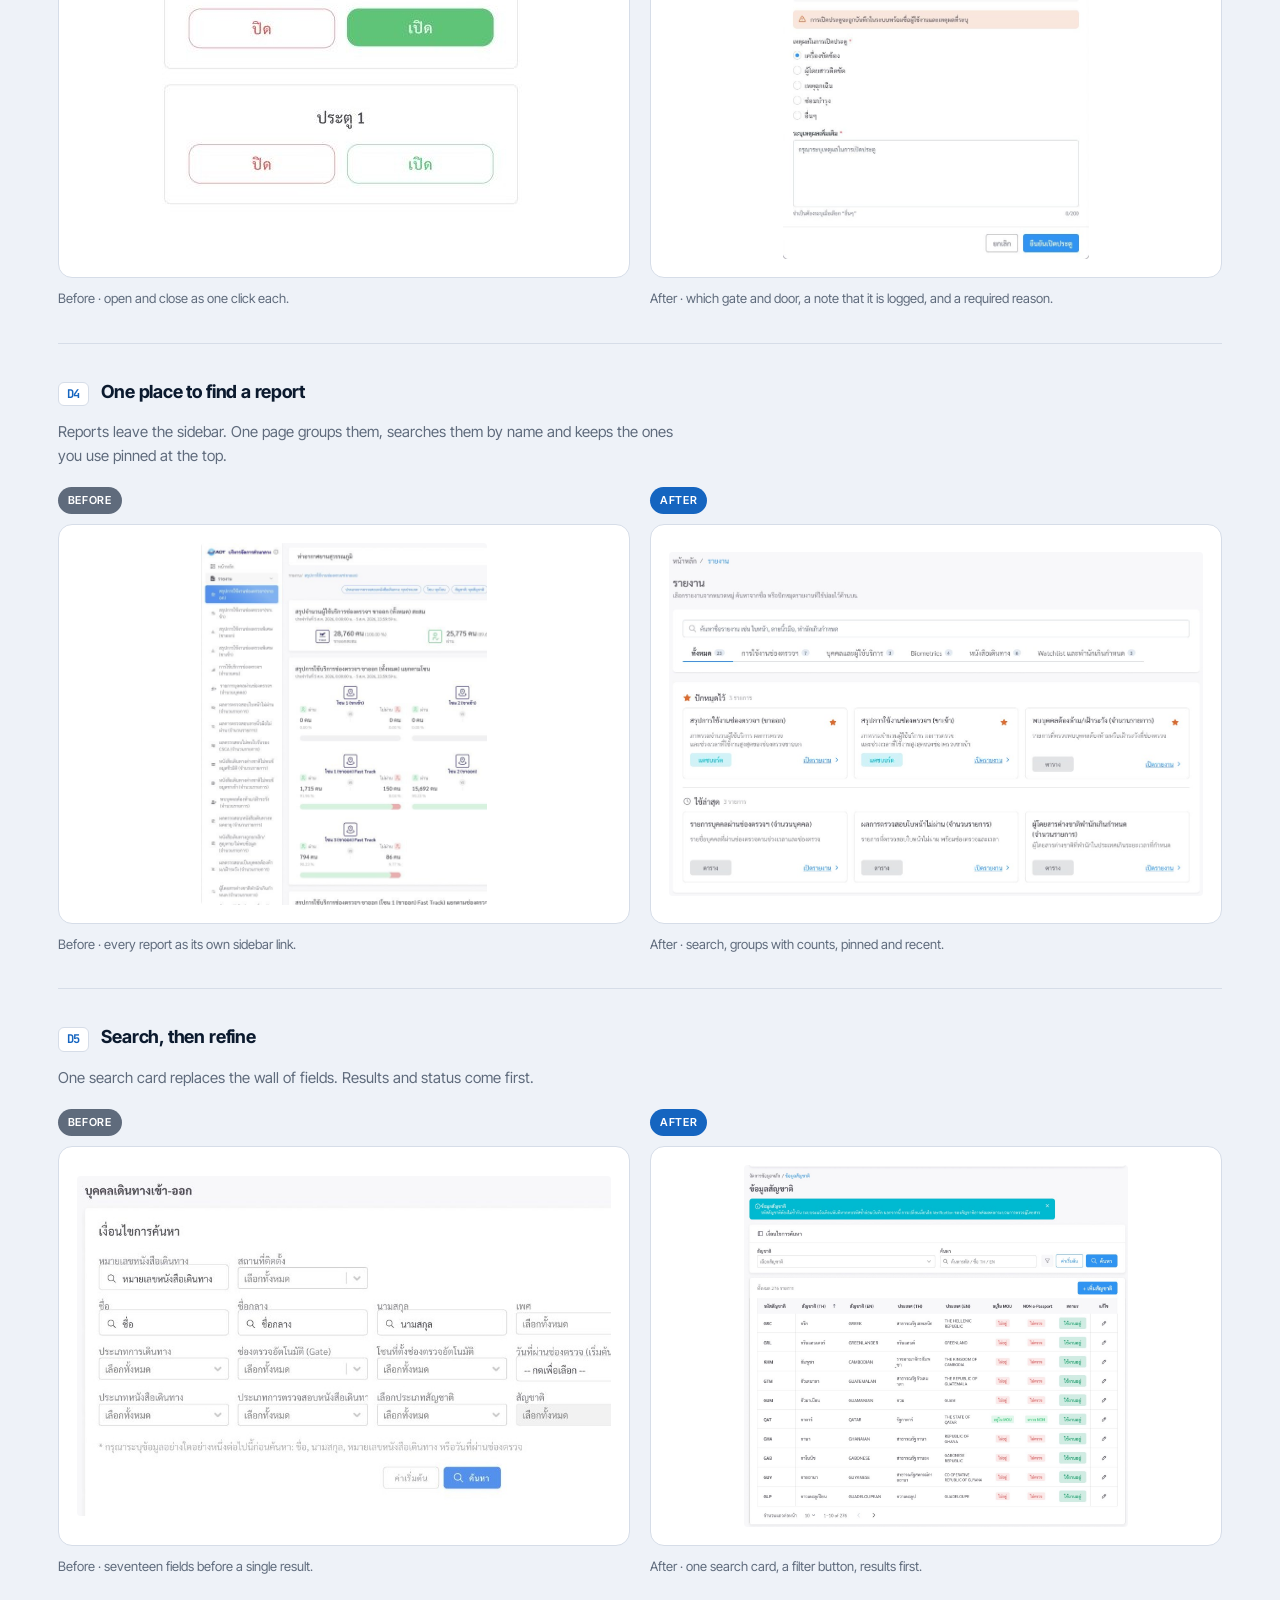
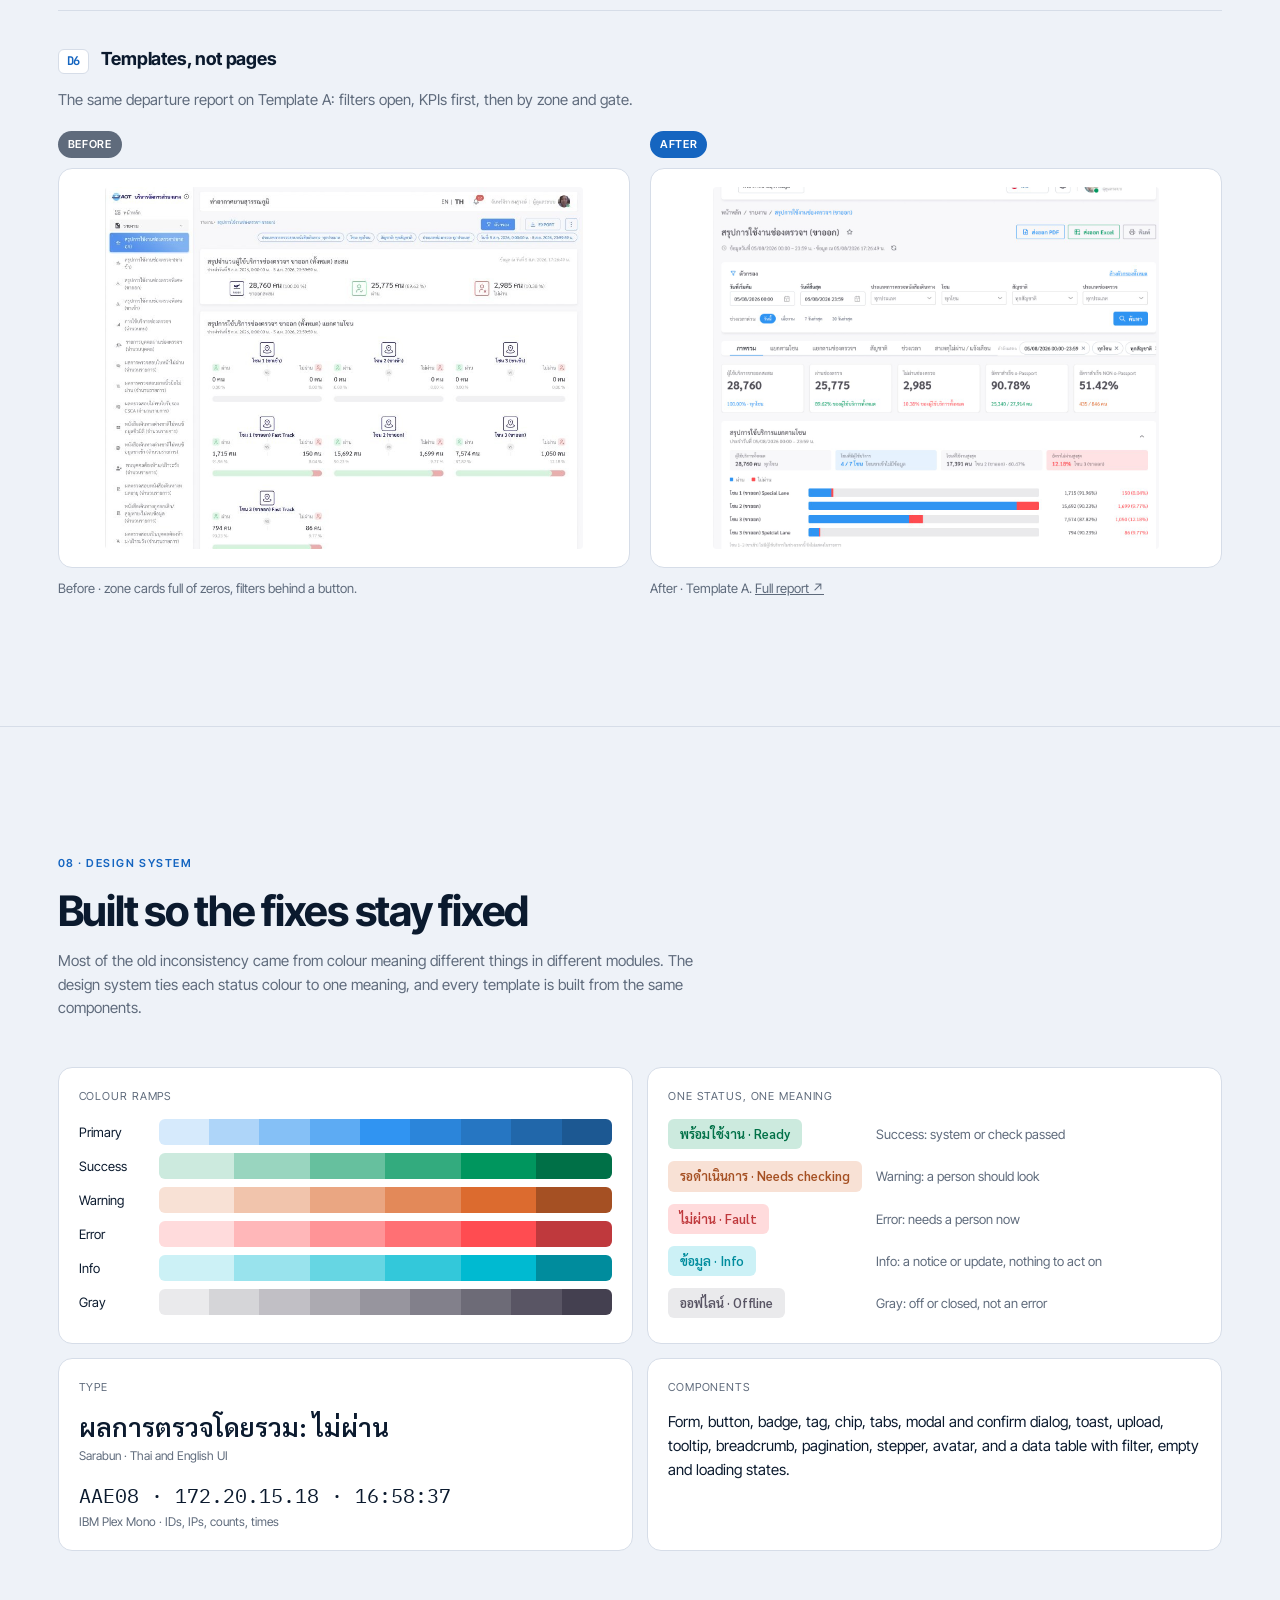
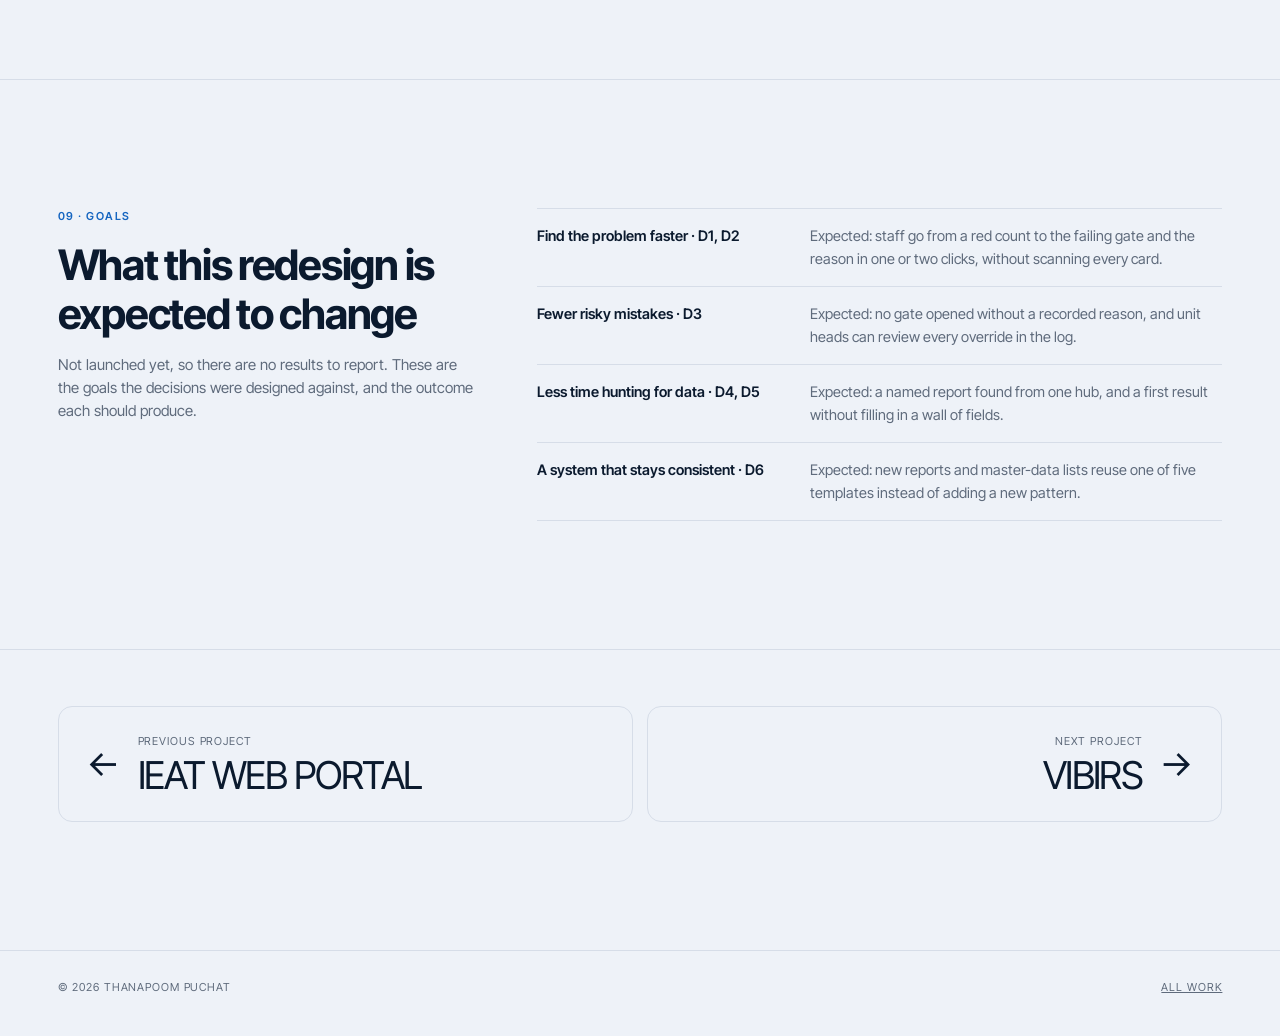
<file: work/centralize.html>
<!doctype html>
<html lang="en">
<head>
  <meta charset="utf-8">
  <meta name="viewport" content="width=device-width, initial-scale=1">
  <title>Centralize Management — Thanapoom Puchat</title>
  <meta name="description" content="Case study: redesigning the tool Airports of Thailand staff use to monitor and control the automated passport gates.">
  <link rel="preconnect" href="https://fonts.googleapis.com">
  <link rel="preconnect" href="https://fonts.gstatic.com" crossorigin>
  <link href="https://fonts.googleapis.com/css2?family=Inter+Tight:wght@400;500;600;700;800&family=JetBrains+Mono:wght@400;500&display=swap" rel="stylesheet">
  <link rel="stylesheet" href="../assets/site.css">
</head>
<body style="--bg:#eef2f8;--fg:#0b1a2e;--muted:#5f6b7c;--panel:#ffffff;--line:#d6dde8;--accent:#1565c0;--on-accent:#fff">
<header class="bar"><div class="wrap">
  <a href="../index.html#top">Thanapoom Puchat</a>
  <nav><a href="../index.html#work">Work</a><a class="hide-sm" href="../index.html#about">About</a><a href="../index.html#contact">Contact</a></nav>
</div></header>
<main>
<section class="hero"><div class="wrap">
  <span class="label hl">Centralize Management</span>
  <h1 class="brand">Centralize<br><span class="gp" tabindex="0"><em class="gp-w">Management<svg class="gp-pl" viewBox="0 0 24 24" aria-hidden="true"><path d="M21 16v-2l-8-5V3.5a1.5 1.5 0 0 0-3 0V9l-8 5v2l8-2.5V19l-2 1.5V22l3.5-1 3.5 1v-1.5L13 19v-5.5z"/></svg></em></span></h1>
  <p class="tagline">Redesign of the back-office tool airport and immigration staff use to monitor and control automated passport gates.</p>
  <div class="meta"><div><b>Role</b>Lead UX/UI: review, IA, flows, hi-fi, design system</div><div><b>Client</b>Airports of Thailand (AOT)</div><div><b>Users</b>Immigration and AOT operations staff</div><div><b>Tools</b>Figma, FigJam</div></div>
  <figure class="shot reveal"><div class="frame" style="--ar:16/9"><img src="../images/centralize/cover.jpg" alt="Centralize project cover with Chanwanich and AOT logos" loading="lazy"></div></figure>
</div></section>
<section class="slide ie-tldr"><div class="wrap"><div class="ie-tldr-grid reveal"><div><span class="tiny">The problem</span><p>Airports of Thailand runs its automated passport gates from one back-office tool. Years of additions left it organised by module: ten top-level menus, 24 separate report pages, and a red outline on almost every gate card.</p></div><div><span class="tiny">How I worked</span><p>Expert review of every module, then the old sitemap and nine root problems, then roles, user goals, stories and flows. Only then a new sitemap and the screens.</p></div><div><span class="tiny">Where it stands</span><p>Six design decisions, each traced to a finding, carried into hi-fi on a new design system. Next step: task-based tests with each role group.</p></div></div></div></section><section class="slide"><div class="wrap">
  <span class="label">01 · Expert review</span>
  <h2>Start from the live system, not a blank page</h2><p class="sub">I reviewed every module of the existing tool, from login to master data, against Nielsen’s ten heuristics. Each finding was logged with the heuristic it broke or met and a recommendation. The dashboard module, as an example:</p>
  <div class="content"><div class="stats reveal" style="--cols:4"><div><b>10</b><span>modules reviewed</span></div><div><b>10</b><span>heuristics as the checklist</span></div><div><b>6</b><span>user groups mapped</span></div><div><b>9</b><span>root problems found</span></div></div></div><div class="content"><div class="scroll-x reveal"><table class="metrics cm-tb cm-find"><thead><tr><th>#</th><th>Finding</th><th>Heuristic</th><th>Recommendation</th></tr></thead><tbody><tr><td>01</td><td>Status uses many colours and styles, so staff have to remember what each one means.</td><td><span class="cm-tag bad">Broken</span>6 · Recognition rather than recall</td><td>Colour, icon and label together, with a legend for rare states.</td></tr><tr><td>02</td><td>The connection modal mixes main options and sub-options. It is unclear which checkboxes belong to which radio button.</td><td><span class="cm-tag bad">Broken</span>6 · Recognition rather than recall</td><td>Group it: connection type, then systems, then extra checks, with indentation and helper text.</td></tr><tr><td>03</td><td>Red borders on most gate cards. A critical fault looks the same as a normal state.</td><td><span class="cm-tag bad">Broken</span>8 · Aesthetic and minimalist design</td><td>Red only where a person is needed. Tone down everything else.</td></tr><tr><td>04</td><td>High information density. Staff scan every card to find the one that matters.</td><td><span class="cm-tag bad">Broken</span>8 · Aesthetic and minimalist design</td><td>Per card: gate name, main status, critical issue, one primary action.</td></tr><tr><td>05</td><td>The detail page is split into gate, devices, passenger result, timeline and biometrics.</td><td><span class="cm-tag good">Met</span>6 · Recognition rather than recall</td><td>Keep the sections. Make the headings stronger than the data.</td></tr><tr><td>06</td><td>Dashboard → settings → detail lets staff drill down from the overview.</td><td><span class="cm-tag good">Met</span>7 · Flexibility and efficiency</td><td>Keep the flow. Add a clear way back to the dashboard.</td></tr></tbody></table></div></div><div class="content"><p class="note">Findings that met a heuristic were kept on purpose. Not everything in the old tool was broken.</p></div>
</div></section>
<section class="slide"><div class="wrap">
  <span class="label">02 · Root problems</span>
  <h2>Dozens of findings, nine causes</h2><p class="sub">I traced every finding back to its cause. Most screen-level issues came from the same nine, so those nine became the brief.</p>
  <div class="content"><div class="scroll-x reveal"><table class="metrics cm-tb cm-pain"><thead><tr><th>Root problem</th><th>What it costs staff</th></tr></thead><tbody><tr><td><b>Menus follow modules, not tasks</b></td><td>Hard to find a function. Long time to learn the system.</td></tr><tr><td><b>No clear workflow</b></td><td>Staff must already know which menu, which button, and where to go next.</td></tr><tr><td><b>Lots of data, no priority</b></td><td>Reading whole tables to find the one thing that matters.</td></tr><tr><td><b>Too many filters and search fields</b></td><td>Searching and checking take longer than the task itself.</td></tr><tr><td><b>Inconsistent UI</b></td><td>The same interaction is relearned in every module.</td></tr><tr><td><b>View and edit look the same</b></td><td>Unsure whether a detail page is read-only or a form.</td></tr><tr><td><b>Permissions ticked one by one</b></td><td>Long lists that are hard to review before saving.</td></tr><tr><td><b>Technical menu names</b></td><td>New staff learn the vocabulary before they can learn the job.</td></tr><tr><td><b>Features keep piling up</b></td><td>Every request added another menu, pattern, modal, filter or master-data list.</td></tr></tbody></table></div></div>
</div></section>
<section class="slide"><div class="wrap">
  <span class="label">03 · Roles &amp; actions</span>
  <h2>Who watches, who acts</h2><p class="sub">Not everyone who opens the tool should be able to change a gate. I grouped the six user groups by what they do with it, then wrote each group’s goal and stories before drawing a screen.</p>
  <div class="content"><div class="cm-per reveal"><div><span class="cm-role mon">Monitor</span><p class="cm-who">Central immigration (AOT + CWN)</p><span class="tiny">User goal</span><p class="cm-goal">See every airport in one place and pass problems to the right team in time.</p><span class="tiny">User stories · “I want to…”</span><ul class="cm-st"><li>See one dashboard across all airports, to know the state of the whole system.</li><li>Receive national alerts, to respond to major incidents straight away.</li><li>Search a person across airports, to check a traveller’s history.</li></ul><span class="tiny">What the design does</span><p class="cm-do">Read-only views, alerts and hand-off. No gate controls.</p></div><div><span class="cm-role both">Monitor + Action</span><p class="cm-who">System admins, supervisors, operation staff, unit heads</p><span class="tiny">User goal</span><p class="cm-goal">Watch their airport or side, open the incident, act, and confirm the result.</p><span class="tiny">User stories · “I want to…”</span><ul class="cm-st"><li>Pick a gate with an incident, to see what happened and deal with it.</li><li>See the passenger’s passport and biometric results, to decide whether to allow or refuse.</li><li>Review past logs, to check the team’s decisions (unit heads).</li></ul><span class="tiny">What the design does</span><p class="cm-do">Controls sit next to the state they change. Risky actions ask for a reason and are logged.</p></div><div><span class="cm-role act">Action</span><p class="cm-who">Immigration master-data unit</p><span class="tiny">User goal</span><p class="cm-goal">Keep nationality, visa and behaviour rules current, so the automated checks follow the latest policy.</p><span class="tiny">User stories · “I want to…”</span><ul class="cm-st"><li>Set visa rules per country, for arrivals.</li><li>Set behaviour rules (visa run, in-out, overstay) per country.</li><li>Log every change with a version.</li></ul><span class="tiny">What the design does</span><p class="cm-do">One master-data template with validation, duplicate-code errors and a guard on deleting data in use.</p></div></div></div>
</div></section>
<section class="slide"><div class="wrap">
  <span class="label">04 · User flows</span>
  <h2>Flows before screens</h2><p class="sub">One flow per group, from login to the moment the job is done. The branch at the end of each flow became the screen that needed the most care.</p>
  <div class="content"><div class="cm-flows reveal"><div class="cm-fl"><span class="cm-role both">Operation staff</span><ol><li>Log in, pick site</li><li>Gate status for my side</li><li>Open the gate with an incident</li><li>Passport and biometrics</li><li class="cm-end"><span class="ok">Pass: open the door</span><span class="bad">Fail: close, log incident</span></li></ol></div><div class="cm-fl"><span class="cm-role both">Admin / supervisor</span><ol><li>Log in, pick site</li><li>Airport console</li><li>Gate status and alerts</li><li>Open, close or configure</li><li class="cm-end"><span class="">Users and permissions</span><span class="">Special lanes, export</span></li></ol></div><div class="cm-fl"><span class="cm-role mon">Central immigration</span><ol><li>Log in</li><li>All airports overview</li><li>National alerts</li><li>Cross-airport search</li><li class="cm-end"><span class="">Executive summary</span></li></ol></div><div class="cm-fl"><span class="cm-role act">Master data</span><ol><li>Log in</li><li>Nationality list</li><li>Visa rules per country</li><li>Behaviour rules</li><li class="cm-end"><span class="ok">Save with a version</span></li></ol></div><div class="cm-fl"><span class="cm-role pax">Passenger at the gate</span><ol><li>Scan passport</li><li>Face or document check</li><li>e-Visa, allowed country</li><li>Behaviour check</li><li class="cm-end"><span class="ok">Pass</span><span class="bad">Fail: logged for staff</span></li></ol></div></div></div><div class="content"><p class="note">The passenger never uses the tool, but every check in their flow is what staff read on the gate detail page.</p></div>
</div></section>
<section class="slide"><div class="wrap">
  <span class="label">05 · New sitemap</span>
  <h2>Familiar menus, rebuilt underneath</h2><p class="sub">Staff already knew where things lived, so the top-level groups stayed. The change was underneath: every screen got a spec of its content and states, missing pages were added, and repeated pages collapsed into five templates.</p>
  <div class="content"><div class="cm-bands reveal"><div class="cm-band"><span class="tiny">Foundations</span><div class="cm-band-g"><div><span class="n">01</span><h4>Design system</h4><ul><li>Tokens and components</li><li>Data table states</li></ul></div><div><span class="n">02</span><h4>Global</h4><ul><li>Sidebar, header, site switch</li><li>Notification centre</li><li>Error pages<small>403, 500, session expired</small></li></ul></div><div><span class="n">03</span><h4>Login</h4><ul><li>Login, 6 states</li><li>Forgot and reset password</li></ul></div></div></div><div class="cm-band"><span class="tiny">Daily operations</span><div class="cm-band-g"><div><span class="n">04</span><h4>Home</h4><ul><li>Dashboard<small>Systems, gate counts, gate cards</small></li><li>Gate detail</li><li>Confirm control<small>With a reason</small></li></ul></div><div><span class="n">05</span><h4>Gate control &amp; alerts</h4><ul><li>Control many gates</li><li>Alert rules</li></ul></div><div><span class="n">06</span><h4>Gate management</h4><ul><li>List, add, edit</li><li>Detail<small>Read-only until Edit</small></li></ul></div><div><span class="n">07</span><h4>Reports</h4><ul><li>Report hub<small>New</small></li><li>Biometrics dashboard<small>New</small></li></ul></div><div><span class="n">08</span><h4>Inquiry</h4><ul><li>Search and logs<small>Templates C, D</small></li></ul></div></div></div><div class="cm-band"><span class="tiny">Administration</span><div class="cm-band-g"><div><span class="n">09</span><h4>Certificates</h4><ul><li>CSCA, CVCA/DVCA, revocation<small>Expiry badge</small></li></ul></div><div><span class="n">10</span><h4>Users &amp; permissions</h4><ul><li>Roles, users</li><li>Permission matrix</li><li>Approvals</li></ul></div><div><span class="n">11</span><h4>Master data</h4><ul><li>14 lists<small>Template E</small></li></ul></div><div><span class="n">12</span><h4>Gate software</h4><ul><li>Status, updates, packages</li></ul></div><div><span class="n">13</span><h4>Others</h4><ul><li>Resend to Biometrics</li><li>Help<small>New, old page was a 404</small></li></ul></div></div></div></div></div>
</div></section>
<section class="slide"><div class="wrap">
  <span class="label">06 · Design decisions</span>
  <h2>Six decisions, each traced back to evidence</h2><p class="sub">Before any hi-fi, every decision had to point at a finding or a root problem, name the role it serves, and say how we would know it worked.</p>
  <div class="content"><div class="scroll-x reveal"><table class="metrics cm-tb cm-dec"><thead><tr><th>Decision</th><th>Because</th><th>For</th><th>Expected outcome</th></tr></thead><tbody><tr><td><b>D1 · Exceptions first.</b> The dashboard opens on counts and a “needs attention” tab, with one issue per gate.</td><td>Findings 03, 04. Lots of data, no priority.</td><td><span class="cm-tag mon">Monitor</span><span class="cm-tag both">Monitor + Action</span></td><td>Staff reach the right gate from an alert without scanning every card.</td></tr><tr><td><b>D2 · Verdict before detail.</b> Gate detail leads with the passenger result and the failed checks.</td><td>Operation staff story: decide to allow or refuse.</td><td><span class="cm-tag both">Monitor + Action</span></td><td>A faster, more confident allow/refuse decision.</td></tr><tr><td><b>D3 · Risky actions need a reason.</b> Opening a gate asks which door and why, and logs who did it.</td><td>Open/close was one click. Unit heads must audit decisions.</td><td><span class="cm-tag both">Monitor + Action</span></td><td>Fewer wrong-gate opens. Every override has a reason in the log.</td></tr><tr><td><b>D4 · One place to find a report.</b> A new report hub with groups, search and pins replaces 24 sidebar links.</td><td>Menus follow modules. Technical names.</td><td><span class="cm-tag pax">All roles</span></td><td>Any report is found from one place, by name or group.</td></tr><tr><td><b>D5 · Search, then refine.</b> One search field and quick filters; the rest moves into a drawer.</td><td>Too many filters. Filters reset every visit.</td><td><span class="cm-tag mon">Monitor</span><span class="cm-tag act">Action</span></td><td>A useful first result without filling in a wall of fields.</td></tr><tr><td><b>D6 · Templates, not pages.</b> Five templates cover 50 report, inquiry, log and master-data pages.</td><td>Features keep piling up. Inconsistent UI.</td><td><span class="cm-tag pax">Product team</span></td><td>New requests ship without a new pattern.</td></tr></tbody></table></div></div>
</div></section>
<section class="slide"><div class="wrap">
  <span class="label">07 · Proof</span>
  <h2>The decisions on screen</h2><p class="sub">Cropped to the part that changed. Before on the left, after on the right. Click any screen to open it at full size.</p>
  <div class="content"><div class="cm-pf2 reveal"><div class="cm-pf-h"><h3 class="cm-gh"><span>D1</span>Exceptions first</h3><p>Counts become filters. Staff start on “Abnormal 5”, and each card carries one issue and its time.</p></div><div class="cm-pf-g"><figure class="cm-pf-b"><span class="ie-ba-t t-before">Before</span><a class="cm-pf-f" href="../images/centralize/pf-d1-before.jpg" target="_blank" rel="noopener"><img src="../images/centralize/pf-d1-before.jpg" alt="Old gate overview" loading="lazy"></a><figcaption>Before · every card outlined in red.</figcaption></figure><figure class="cm-pf-a"><span class="ie-ba-t t-after">After</span><a class="cm-pf-f" href="../images/centralize/pf-d1-after.jpg" target="_blank" rel="noopener"><img src="../images/centralize/pf-d1-after.jpg" alt="New gate overview" loading="lazy"></a><figcaption>After · counts, tabs with numbers, one issue per card.</figcaption></figure></div></div></div><div class="content"><div class="cm-pf2 reveal"><div class="cm-pf-h"><h3 class="cm-gh"><span>D2</span>Verdict before detail</h3><p>“Failed 2 of 4” sits above everything. Face and fingerprint results sit next to each other with their pass line.</p></div><div class="cm-pf-g"><figure class="cm-pf-b"><span class="ie-ba-t t-before">Before</span><a class="cm-pf-f" href="../images/centralize/pf-d2-before.jpg" target="_blank" rel="noopener"><img src="../images/centralize/pf-d2-before.jpg" alt="Old gate detail" loading="lazy"></a><figcaption>Before · every check at the same weight.</figcaption></figure><figure class="cm-pf-a"><span class="ie-ba-t t-after">After</span><a class="cm-pf-f" href="../images/centralize/pf-d2-after.jpg" target="_blank" rel="noopener"><img src="../images/centralize/pf-d2-after.jpg" alt="New gate detail" loading="lazy"></a><figcaption>After · the verdict, the failed checks, then the evidence.</figcaption></figure></div></div></div><div class="content"><div class="cm-pf2 reveal"><div class="cm-pf-h"><h3 class="cm-gh"><span>D3</span>Risky actions need a reason</h3><p>Opening a gate lets a passenger through without a full check, so it now stops for a moment.</p></div><div class="cm-pf-g"><figure class="cm-pf-b"><span class="ie-ba-t t-before">Before</span><a class="cm-pf-f" href="../images/centralize/pf-d3-before.jpg" target="_blank" rel="noopener"><img src="../images/centralize/pf-d3-before.jpg" alt="Old open and close buttons" loading="lazy"></a><figcaption>Before · open and close as one click each.</figcaption></figure><figure class="cm-pf-a"><span class="ie-ba-t t-after">After</span><a class="cm-pf-f" href="../images/centralize/modal-open.jpg" target="_blank" rel="noopener"><img src="../images/centralize/modal-open.jpg" alt="Open gate confirmation" loading="lazy"></a><figcaption>After · which gate and door, a note that it is logged, and a required reason.</figcaption></figure></div></div></div><div class="content"><div class="cm-pf2 reveal"><div class="cm-pf-h"><h3 class="cm-gh"><span>D4</span>One place to find a report</h3><p>Reports leave the sidebar. One page groups them, searches them by name and keeps the ones you use pinned at the top.</p></div><div class="cm-pf-g"><figure class="cm-pf-b"><span class="ie-ba-t t-before">Before</span><a class="cm-pf-f" href="../images/centralize/pf-d4-before.jpg" target="_blank" rel="noopener"><img src="../images/centralize/pf-d4-before.jpg" alt="Old sidebar listing every report" loading="lazy"></a><figcaption>Before · every report as its own sidebar link.</figcaption></figure><figure class="cm-pf-a"><span class="ie-ba-t t-after">After</span><a class="cm-pf-f" href="../images/centralize/pf-d4-after.jpg" target="_blank" rel="noopener"><img src="../images/centralize/pf-d4-after.jpg" alt="New report hub" loading="lazy"></a><figcaption>After · search, groups with counts, pinned and recent.</figcaption></figure></div></div></div><div class="content"><div class="cm-pf2 reveal"><div class="cm-pf-h"><h3 class="cm-gh"><span>D5</span>Search, then refine</h3><p>One search card replaces the wall of fields. Results and status come first.</p></div><div class="cm-pf-g"><figure class="cm-pf-b"><span class="ie-ba-t t-before">Before</span><a class="cm-pf-f" href="../images/centralize/pf-d5-before.jpg" target="_blank" rel="noopener"><img src="../images/centralize/pf-d5-before.jpg" alt="Old traveller search" loading="lazy"></a><figcaption>Before · seventeen fields before a single result.</figcaption></figure><figure class="cm-pf-a"><span class="ie-ba-t t-after">After</span><a class="cm-pf-f" href="../images/centralize/pf-d5-after.jpg" target="_blank" rel="noopener"><img src="../images/centralize/pf-d5-after.jpg" alt="New inquiry list" loading="lazy"></a><figcaption>After · one search card, a filter button, results first.</figcaption></figure></div></div></div><div class="content"><div class="cm-pf2 reveal"><div class="cm-pf-h"><h3 class="cm-gh"><span>D6</span>Templates, not pages</h3><p>The same departure report on Template A: filters open, KPIs first, then by zone and gate.</p></div><div class="cm-pf-g"><figure class="cm-pf-b"><span class="ie-ba-t t-before">Before</span><a class="cm-pf-f" href="../images/centralize/pf-d6-before.jpg" target="_blank" rel="noopener"><img src="../images/centralize/pf-d6-before.jpg" alt="Old departure report" loading="lazy"></a><figcaption>Before · zone cards full of zeros, filters behind a button.</figcaption></figure><figure class="cm-pf-a"><span class="ie-ba-t t-after">After</span><a class="cm-pf-f" href="../images/centralize/pf-d6-after.jpg" target="_blank" rel="noopener"><img src="../images/centralize/pf-d6-after.jpg" alt="New departure report" loading="lazy"></a><figcaption>After · Template A. <a href="../images/centralize/report-a-full.jpg" target="_blank" rel="noopener">Full report ↗</a></figcaption></figure></div></div></div>
</div></section>
<section class="slide"><div class="wrap">
  <span class="label">08 · Design system</span>
  <h2>Built so the fixes stay fixed</h2><p class="sub">Most of the old inconsistency came from colour meaning different things in different modules. The design system ties each status colour to one meaning, and every template is built from the same components.</p>
  <div class="content"><link rel="stylesheet" href="https://fonts.googleapis.com/css2?family=Sarabun:wght@400;600&amp;family=IBM+Plex+Mono:wght@400;500&amp;display=swap"><div class="cm-ds reveal"><div class="cm-ds-c"><span class="tiny">Colour ramps</span><div class="cm-ramp"><span>Primary</span><div><i style="background:#D6EAFC" title="#D6EAFC"></i><i style="background:#AED5F9" title="#AED5F9"></i><i style="background:#85C0F6" title="#85C0F6"></i><i style="background:#5DABF3" title="#5DABF3"></i><i style="background:#3094F2" title="#3094F2"></i><i style="background:#2B85DA" title="#2B85DA"></i><i style="background:#2676C2" title="#2676C2"></i><i style="background:#2167AA" title="#2167AA"></i><i style="background:#1C5892" title="#1C5892"></i></div></div><div class="cm-ramp"><span>Success</span><div><i style="background:#CCEADE" title="#CCEADE"></i><i style="background:#99D5BF" title="#99D5BF"></i><i style="background:#66C09E" title="#66C09E"></i><i style="background:#33AB7E" title="#33AB7E"></i><i style="background:#00965E" title="#00965E"></i><i style="background:#007047" title="#007047"></i></div></div><div class="cm-ramp"><span>Warning</span><div><i style="background:#F8E1D5" title="#F8E1D5"></i><i style="background:#F1C4AC" title="#F1C4AC"></i><i style="background:#EAA682" title="#EAA682"></i><i style="background:#E38959" title="#E38959"></i><i style="background:#DC6B2F" title="#DC6B2F"></i><i style="background:#A55023" title="#A55023"></i></div></div><div class="cm-ramp"><span>Error</span><div><i style="background:#FFDBDC" title="#FFDBDC"></i><i style="background:#FFB7B9" title="#FFB7B9"></i><i style="background:#FF9497" title="#FF9497"></i><i style="background:#FF7074" title="#FF7074"></i><i style="background:#FF4C51" title="#FF4C51"></i><i style="background:#BF393D" title="#BF393D"></i></div></div><div class="cm-ramp"><span>Info</span><div><i style="background:#CCF1F6" title="#CCF1F6"></i><i style="background:#99E3ED" title="#99E3ED"></i><i style="background:#66D6E3" title="#66D6E3"></i><i style="background:#33C8DA" title="#33C8DA"></i><i style="background:#00BAD1" title="#00BAD1"></i><i style="background:#008C9D" title="#008C9D"></i></div></div><div class="cm-ramp"><span>Gray</span><div><i style="background:#EAEAEC" title="#EAEAEC"></i><i style="background:#D5D5D8" title="#D5D5D8"></i><i style="background:#C1BFC5" title="#C1BFC5"></i><i style="background:#ACAAB1" title="#ACAAB1"></i><i style="background:#97959E" title="#97959E"></i><i style="background:#82808B" title="#82808B"></i><i style="background:#6D6B77" title="#6D6B77"></i><i style="background:#595564" title="#595564"></i><i style="background:#444050" title="#444050"></i></div></div></div><div class="cm-ds-c"><span class="tiny">One status, one meaning</span><div class="cm-badges"><span class="cm-b" style="background:#CCEADE;color:#007047">พร้อมใช้งาน · Ready</span><small>Success: system or check passed</small><span class="cm-b" style="background:#F8E1D5;color:#A55023">รอดำเนินการ · Needs checking</span><small>Warning: a person should look</small><span class="cm-b" style="background:#FFDBDC;color:#BF393D">ไม่ผ่าน · Fault</span><small>Error: needs a person now</small><span class="cm-b" style="background:#CCF1F6;color:#008C9D">ข้อมูล · Info</span><small>Info: a notice or update, nothing to act on</small><span class="cm-b" style="background:#EAEAEC;color:#595564">ออฟไลน์ · Offline</span><small>Gray: off or closed, not an error</small></div></div><div class="cm-ds-c"><span class="tiny">Type</span><p class="cm-sar">ผลการตรวจโดยรวม: ไม่ผ่าน<br><small>Sarabun · Thai and English UI</small></p><p class="cm-mono">AAE08 · 172.20.15.18 · 16:58:37<br><small>IBM Plex Mono · IDs, IPs, counts, times</small></p></div><div class="cm-ds-c"><span class="tiny">Components</span><p class="cm-comp">Form, button, badge, tag, chip, tabs, modal and confirm dialog, toast, upload, tooltip, breadcrumb, pagination, stepper, avatar, and a data table with filter, empty and loading states.</p></div></div></div>
</div></section>
<section class="slide side"><div class="wrap">
  <div><span class="label">09 · Goals</span><h2>What this redesign is expected to change</h2><p class="sub">Not launched yet, so there are no results to report. These are the goals the decisions were designed against, and the outcome each should produce.</p></div>
  <div><div class="content"><div class="list two reveal"><div><b>Find the problem faster · D1, D2</b><p>Expected: staff go from a red count to the failing gate and the reason in one or two clicks, without scanning every card.</p></div><div><b>Fewer risky mistakes · D3</b><p>Expected: no gate opened without a recorded reason, and unit heads can review every override in the log.</p></div><div><b>Less time hunting for data · D4, D5</b><p>Expected: a named report found from one hub, and a first result without filling in a wall of fields.</p></div><div><b>A system that stays consistent · D6</b><p>Expected: new reports and master-data lists reuse one of five templates instead of adding a new pattern.</p></div></div></div></div>
</div></section>
<nav class="wrap pn" aria-label="More projects"><a class="pn-p" href="ieat.html"><span class="tiny">Previous project</span><span class="t">IEAT Web Portal</span><span class="ar" aria-hidden="true">←</span></a><a class="pn-n" href="vibirs.html"><span class="tiny">Next project</span><span class="t">Vibirs</span><span class="ar" aria-hidden="true">→</span></a></nav>
</main>
<footer class="wrap end tiny"><span>© 2026 Thanapoom Puchat</span><a href="../index.html#work">All work</a></footer>
<script src="../assets/site.js"></script>
</body>
</html>
</file>
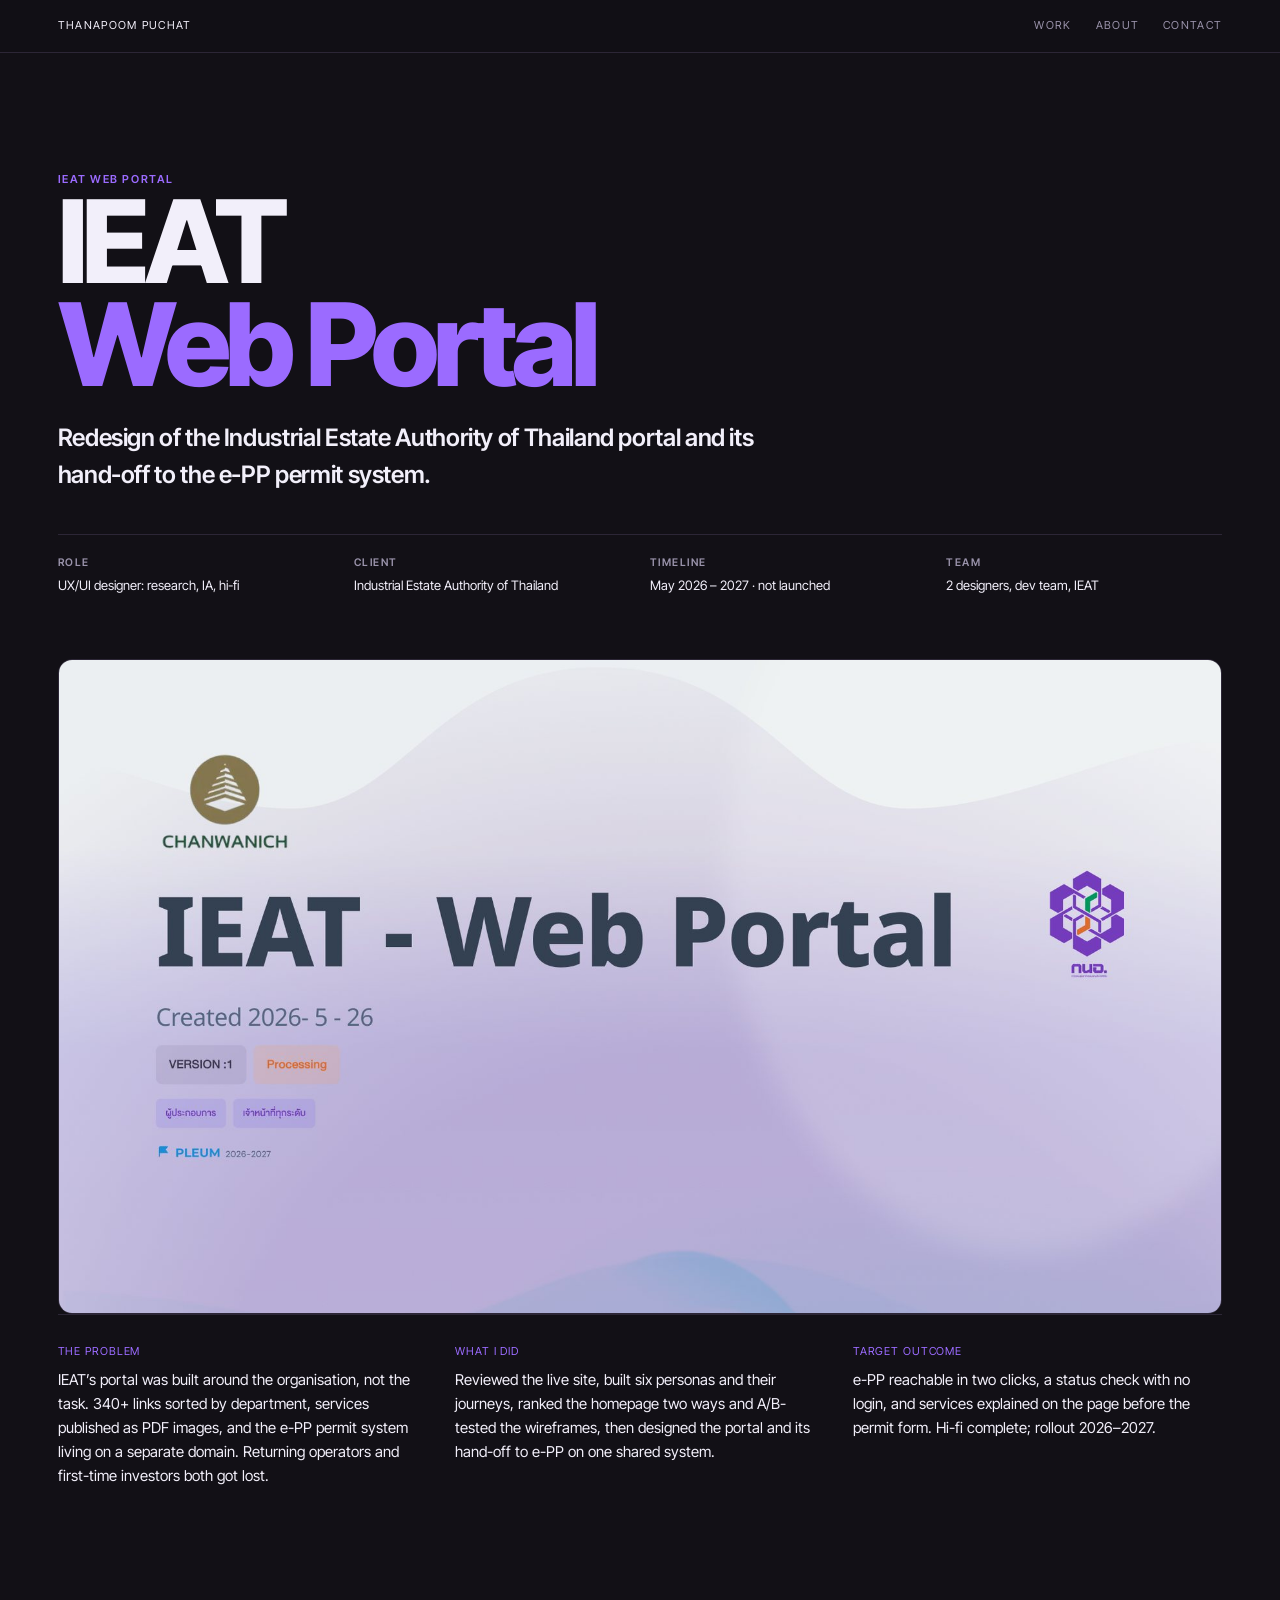
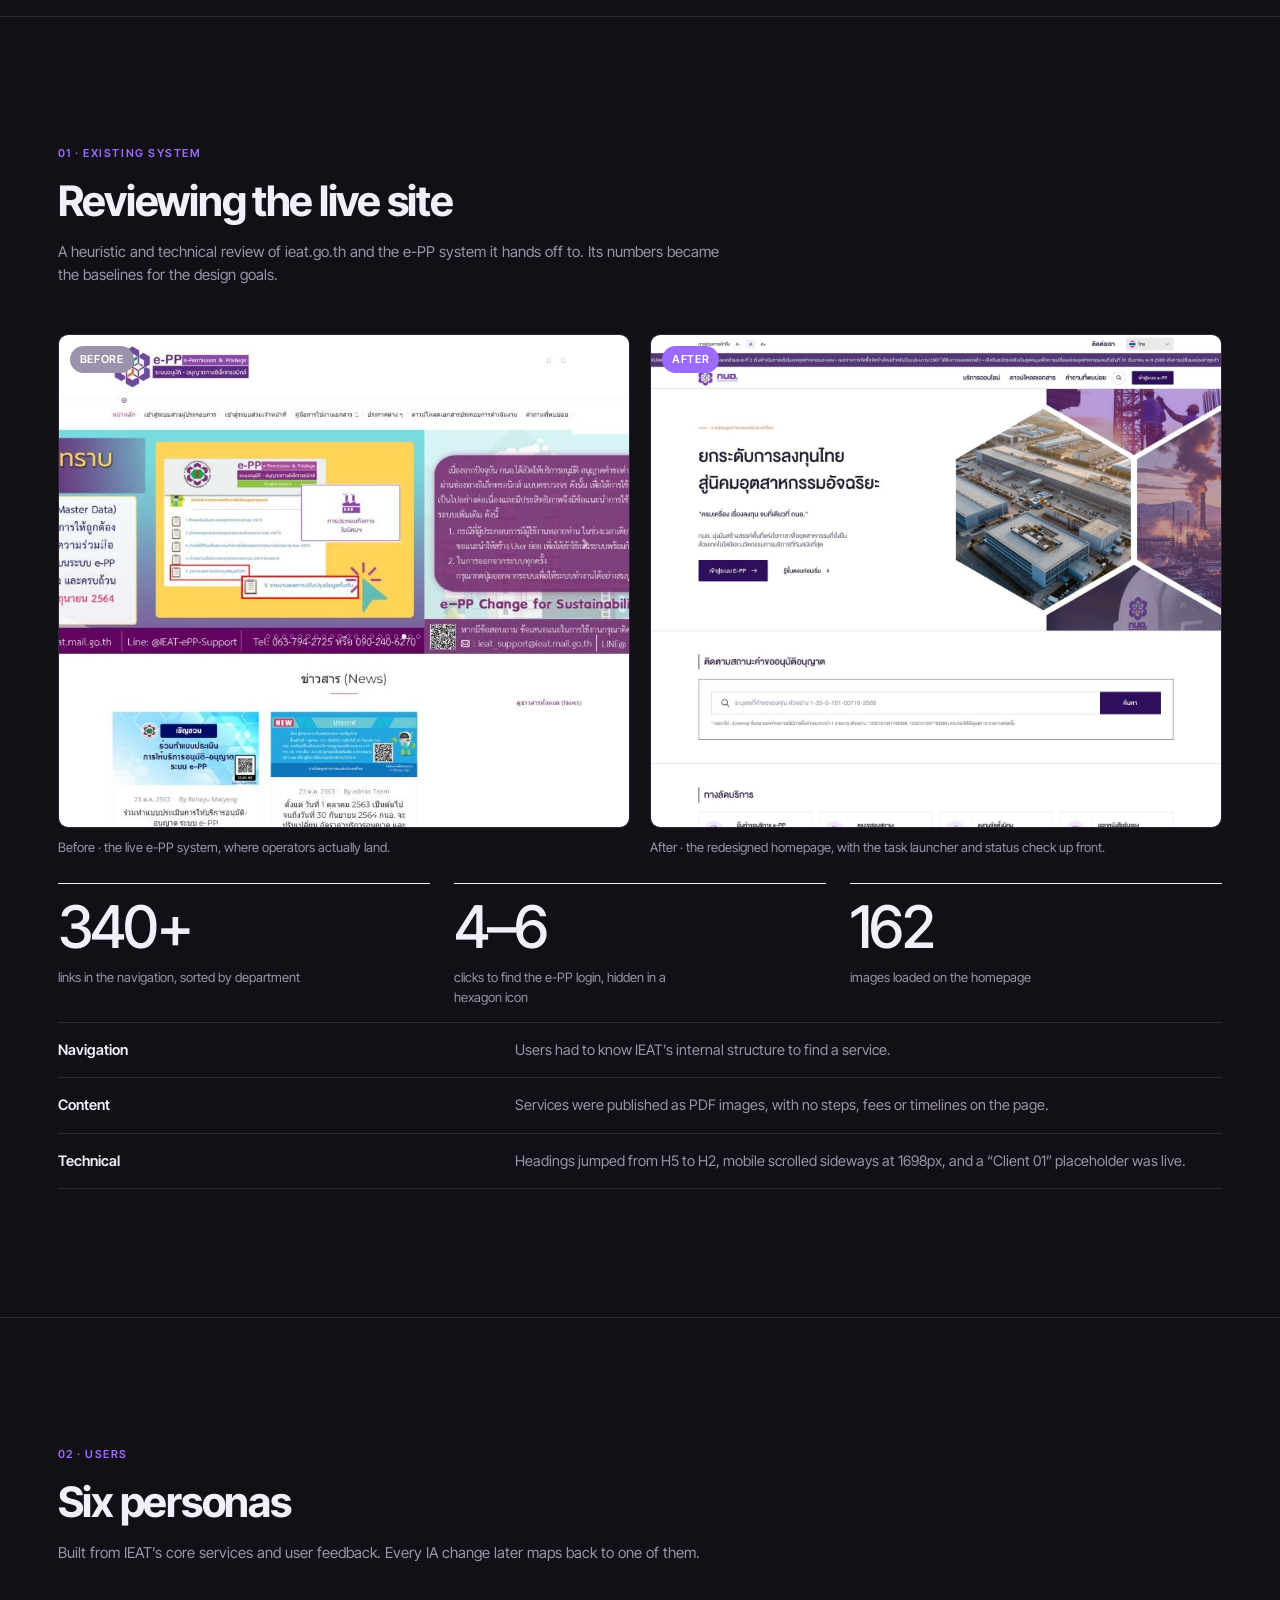
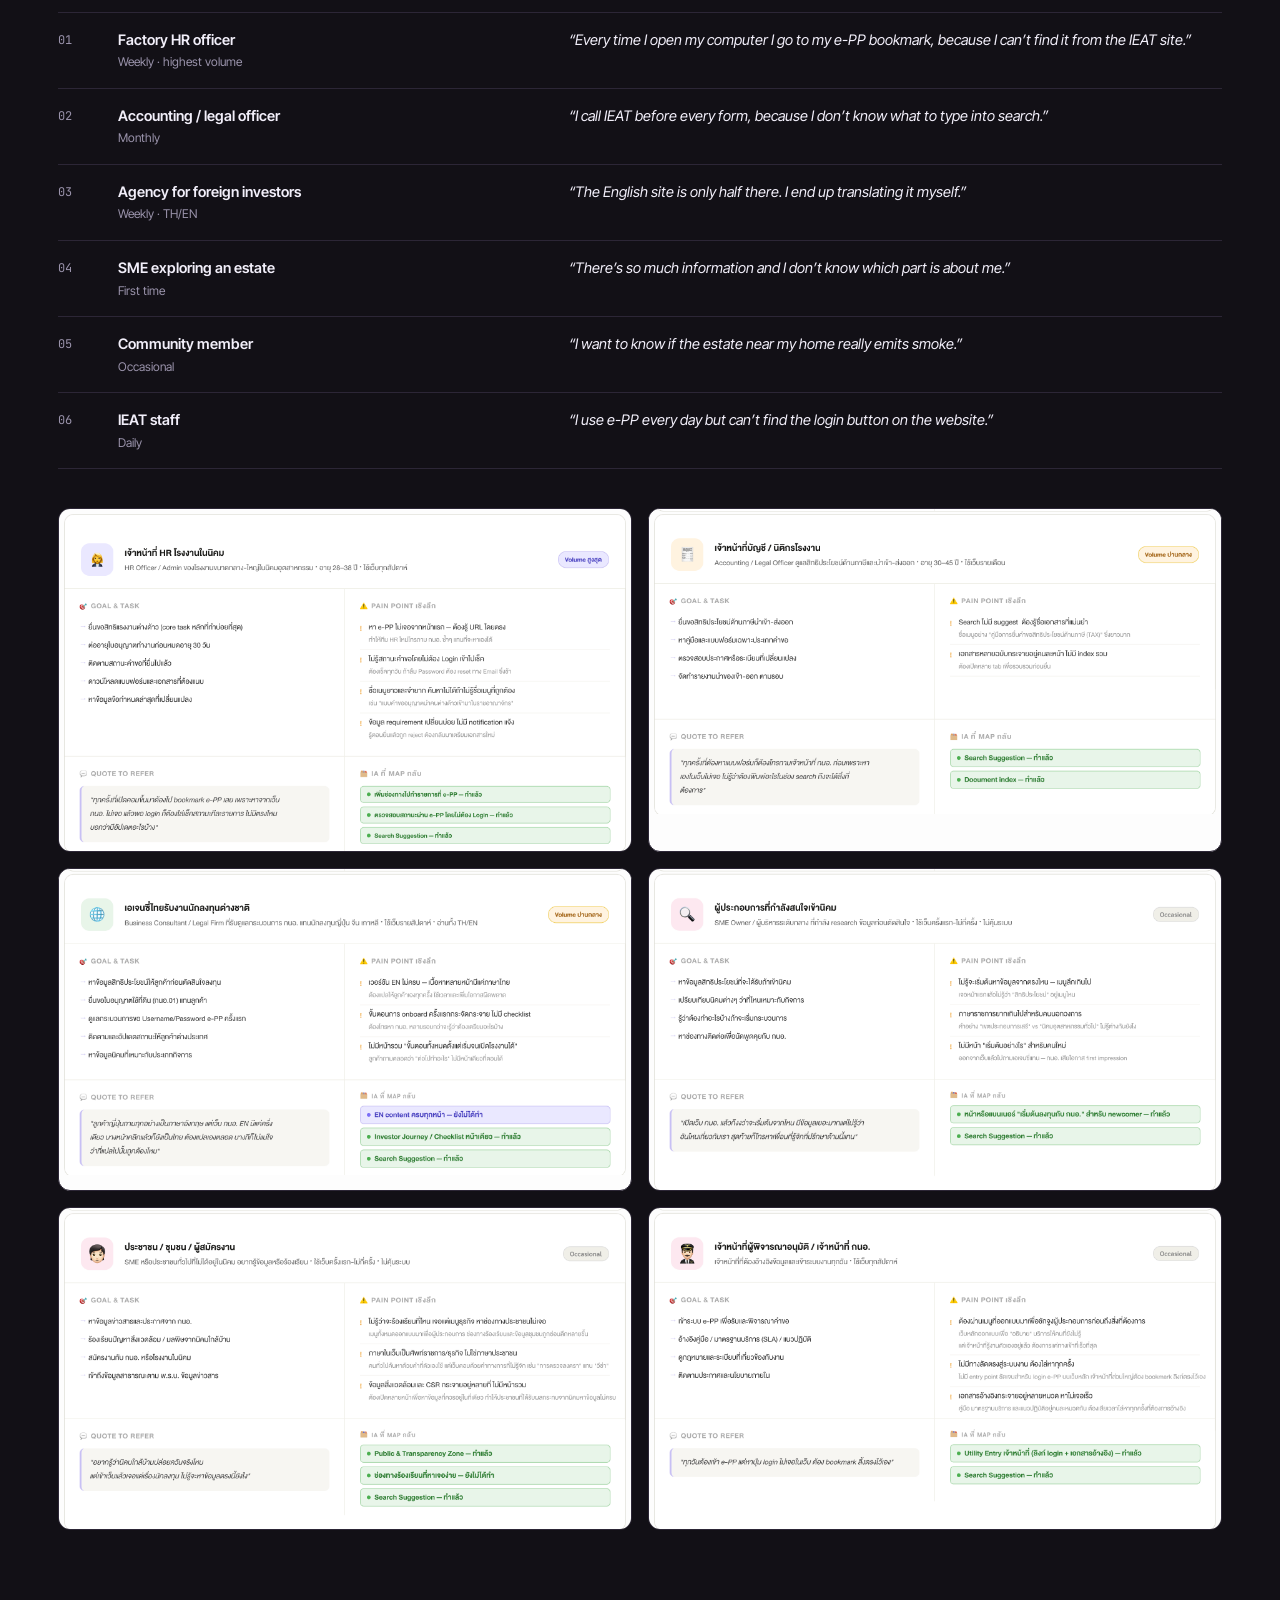
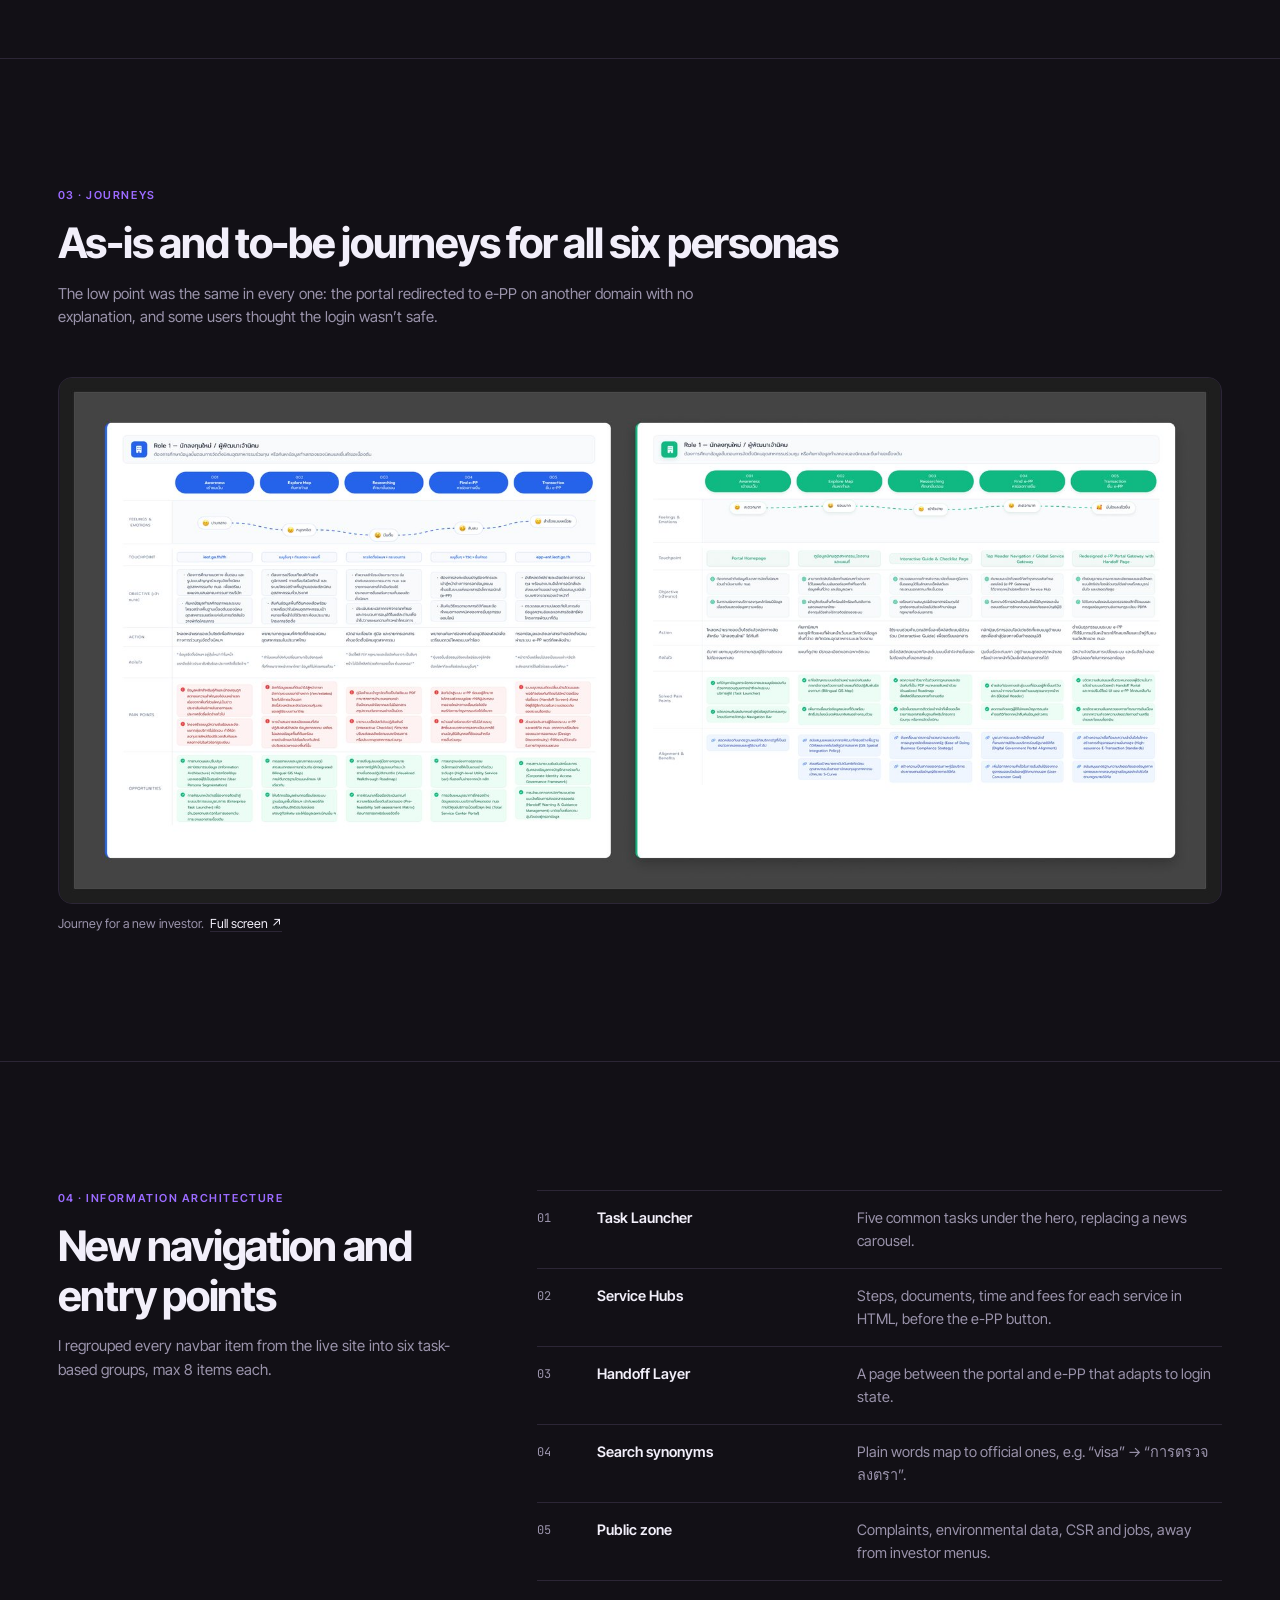
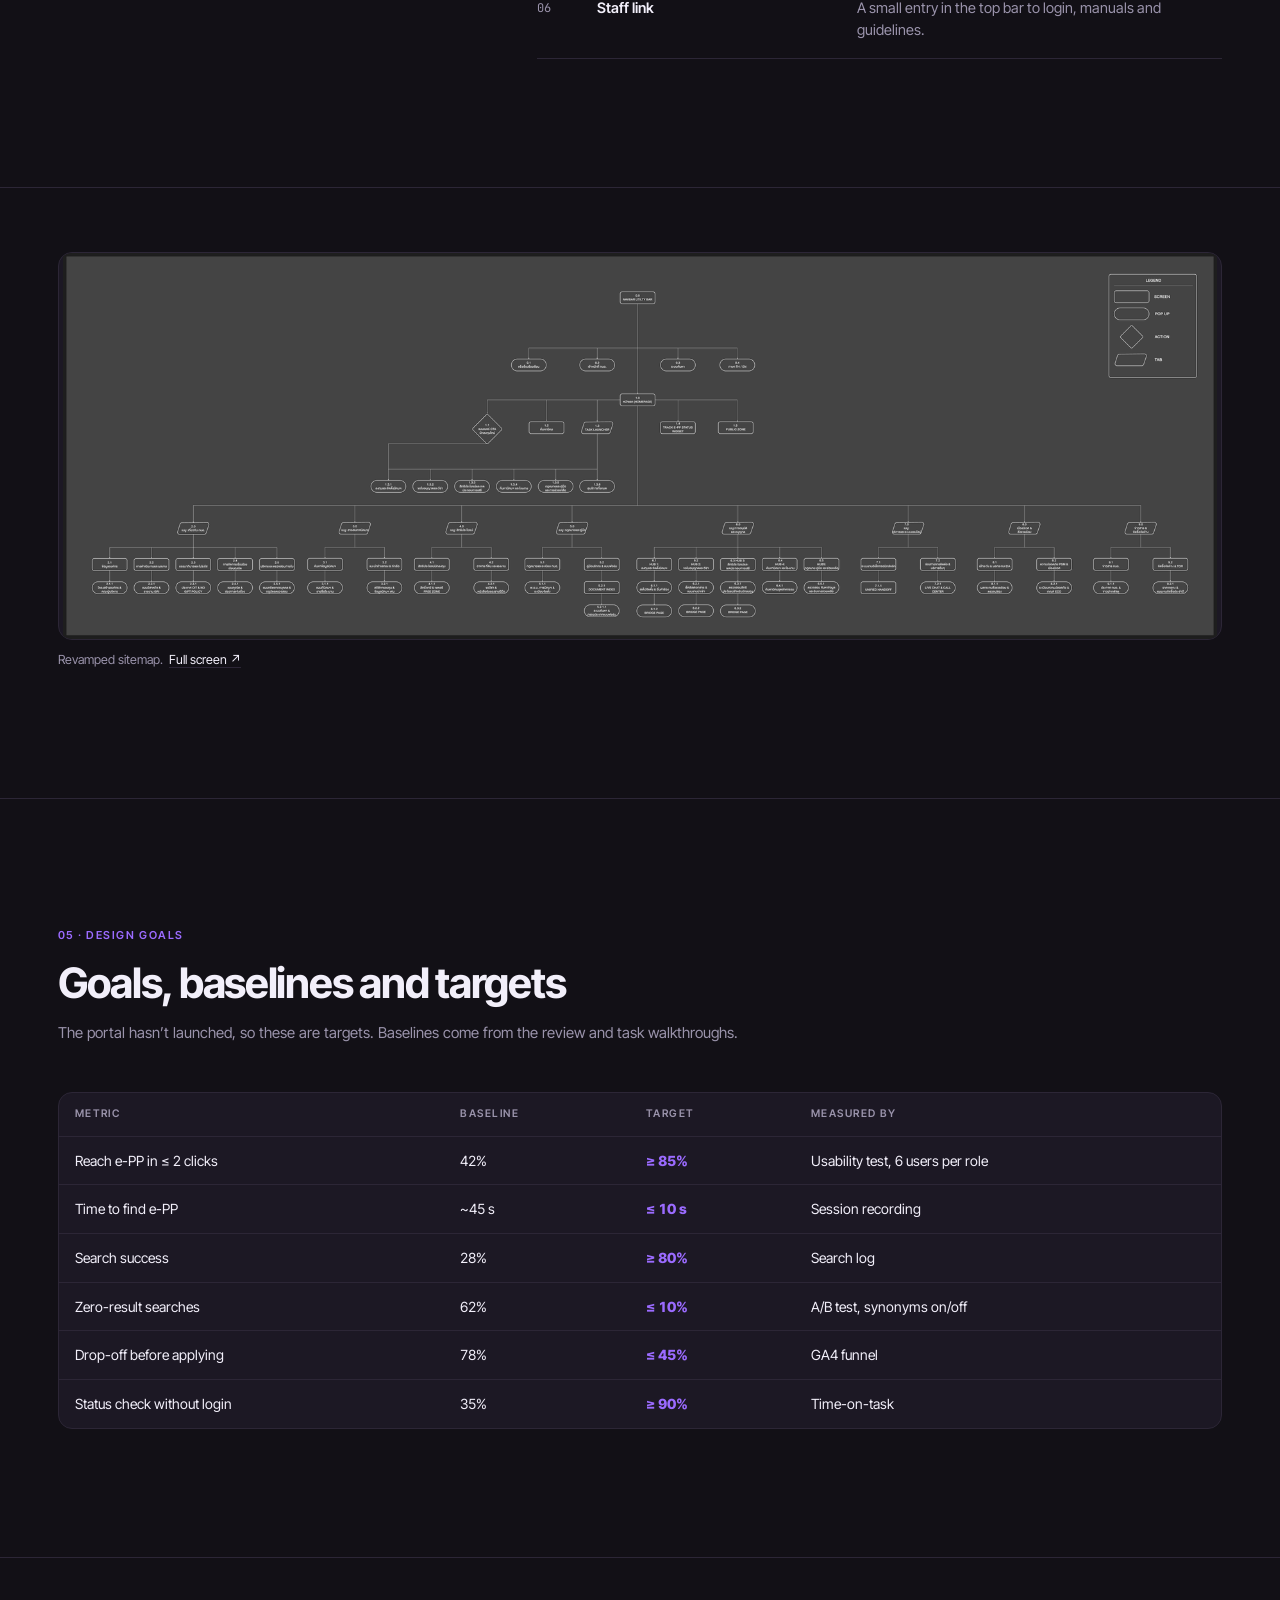
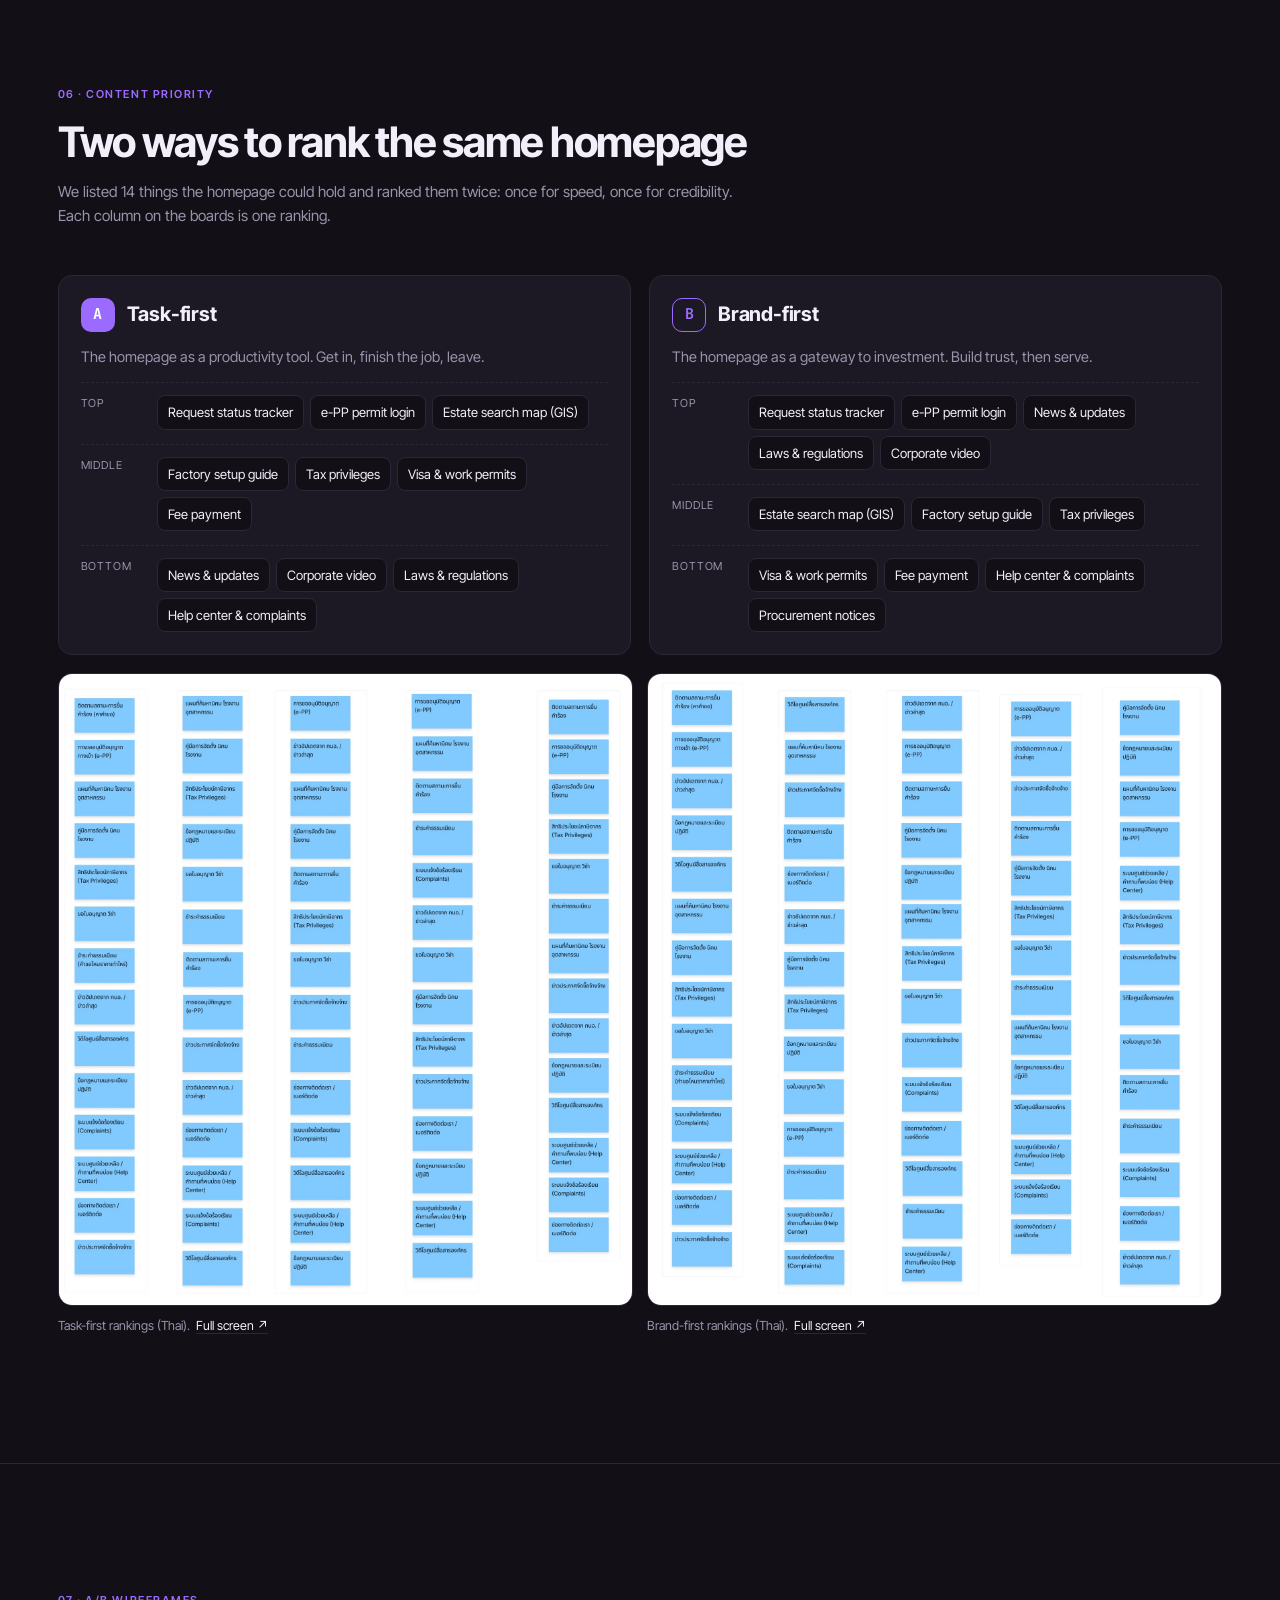
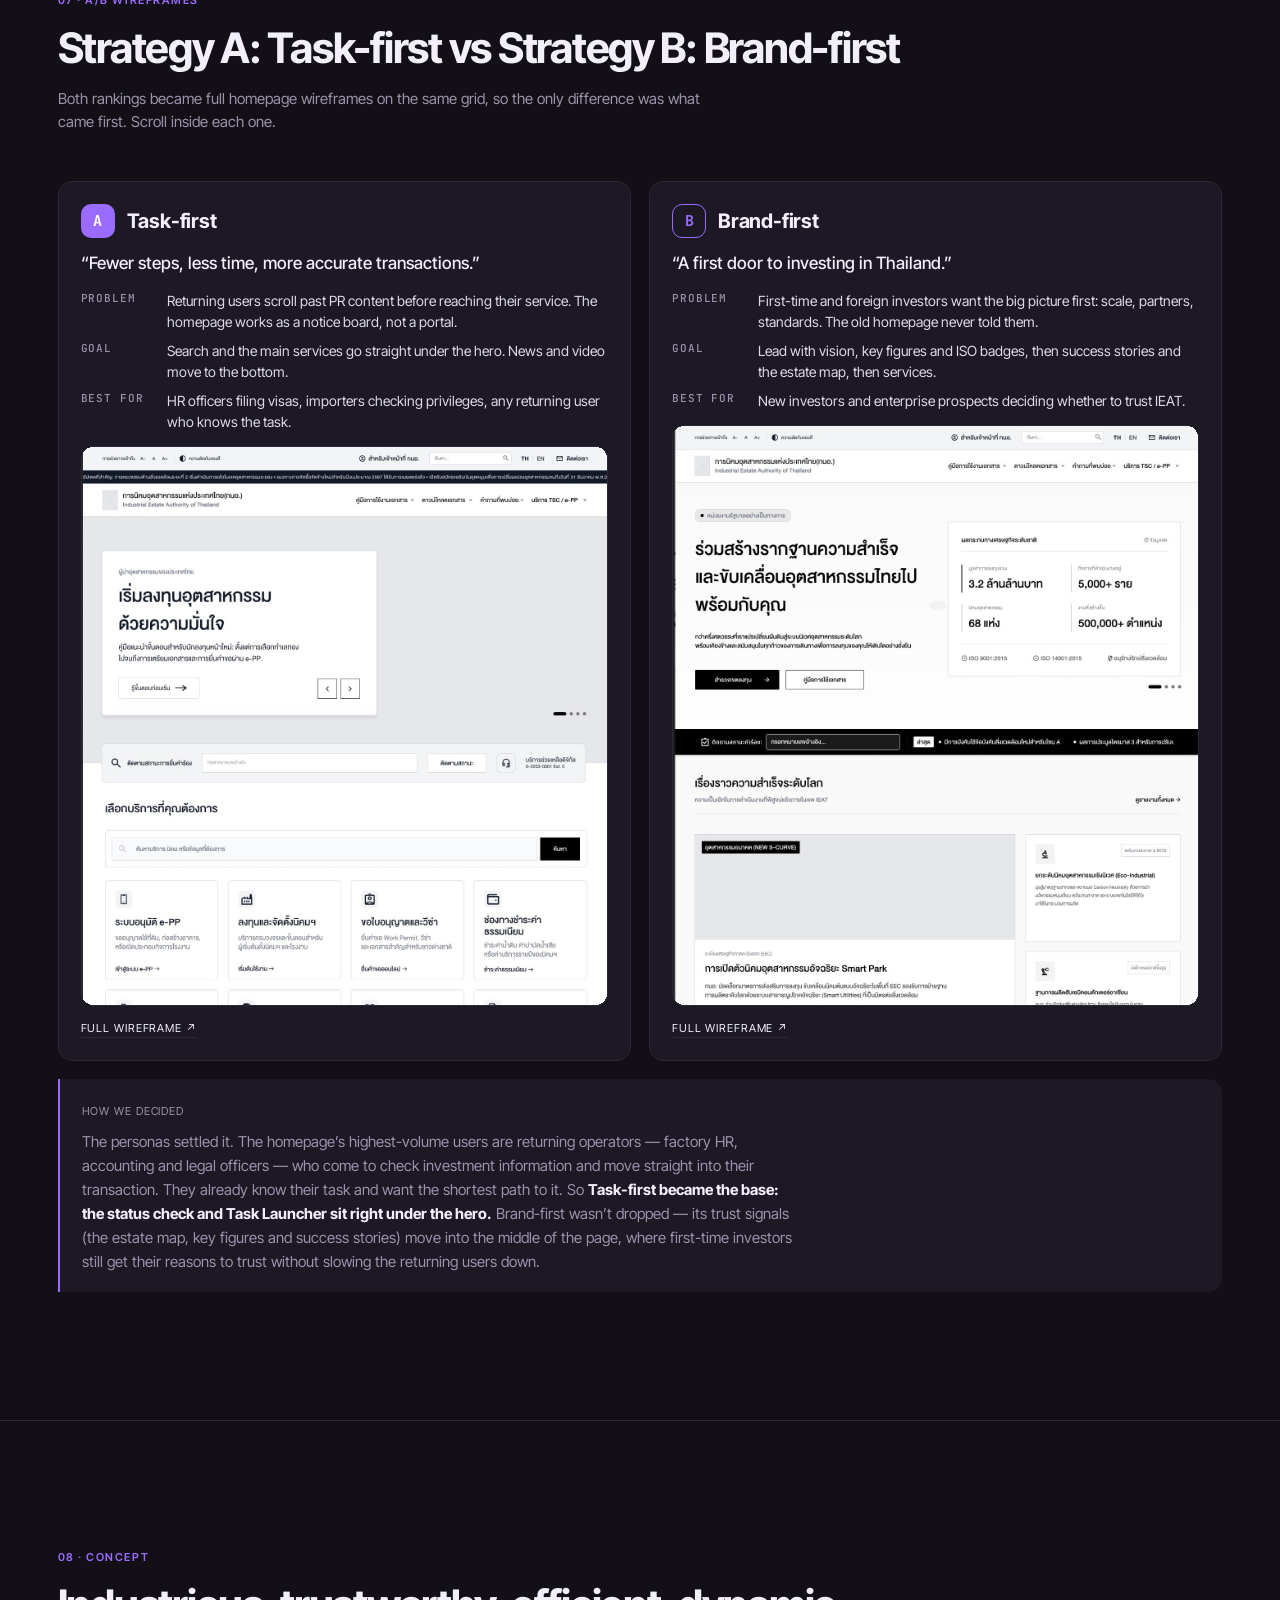
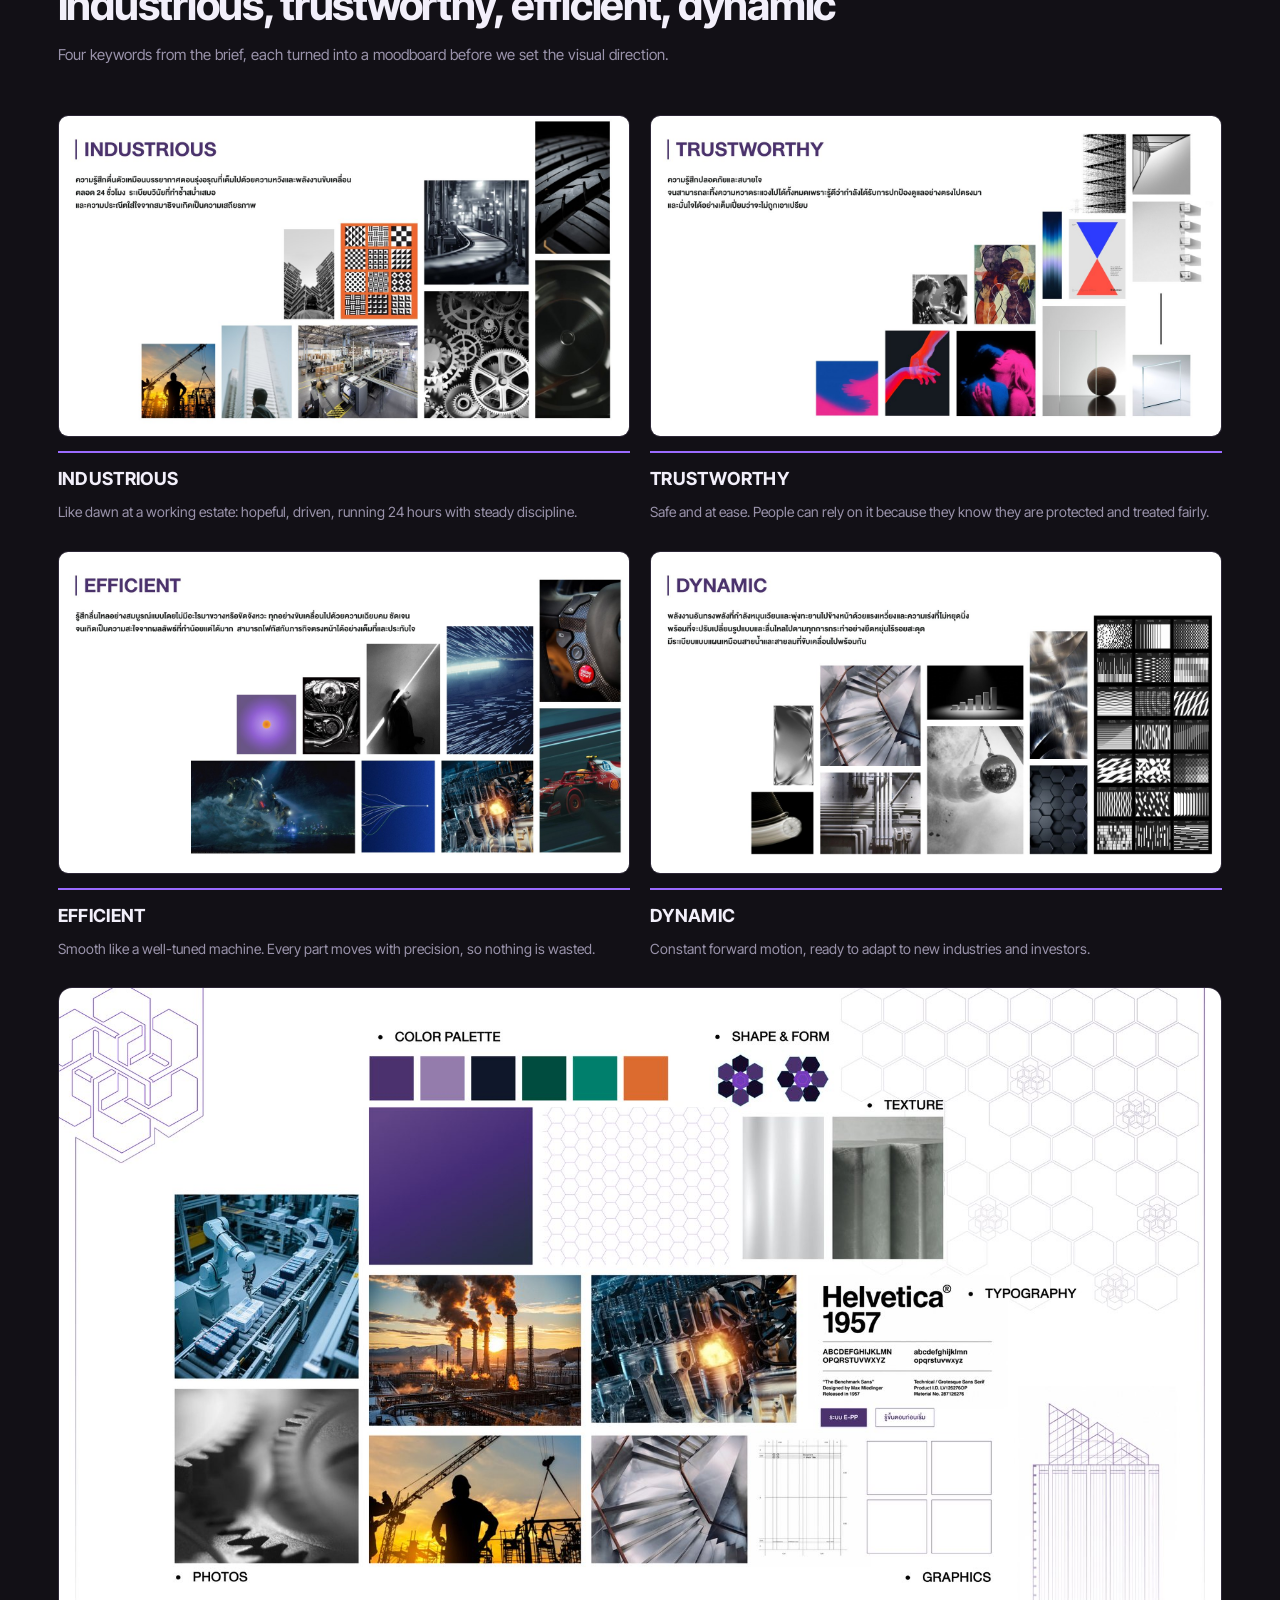
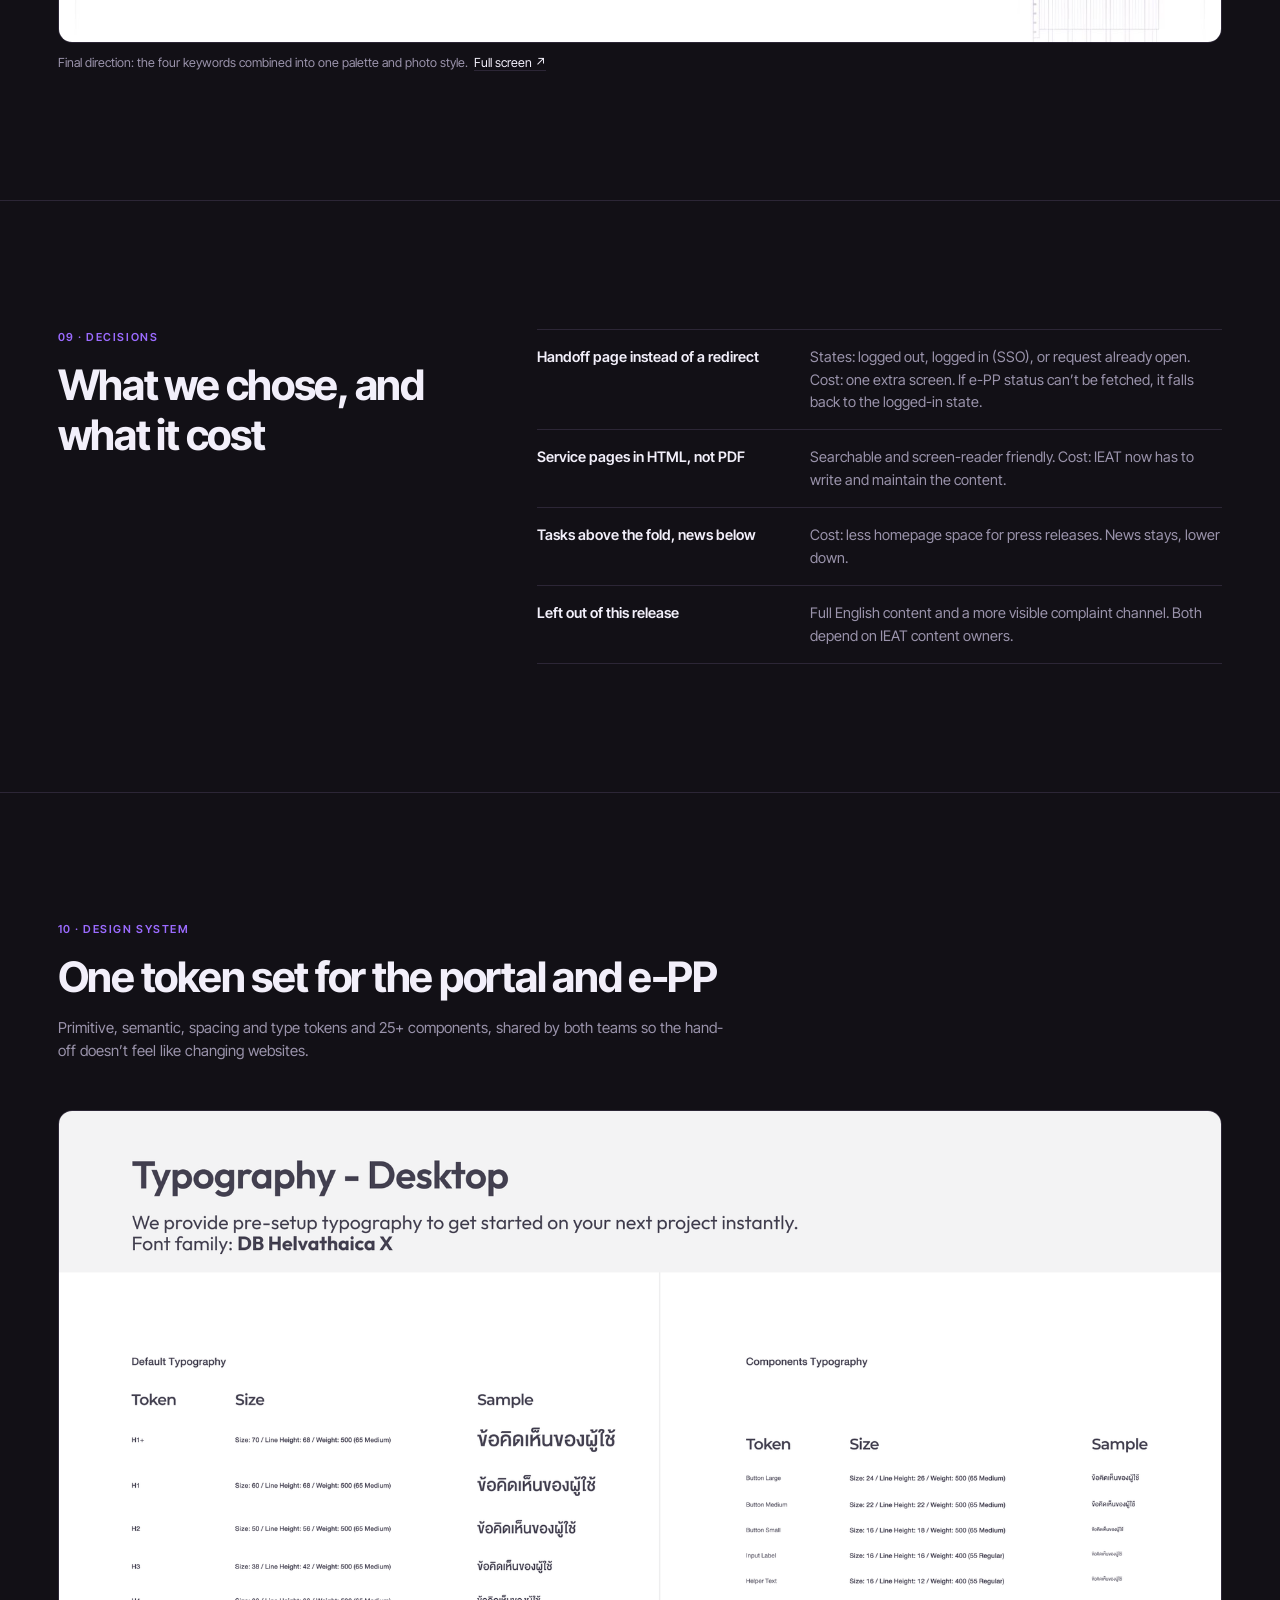
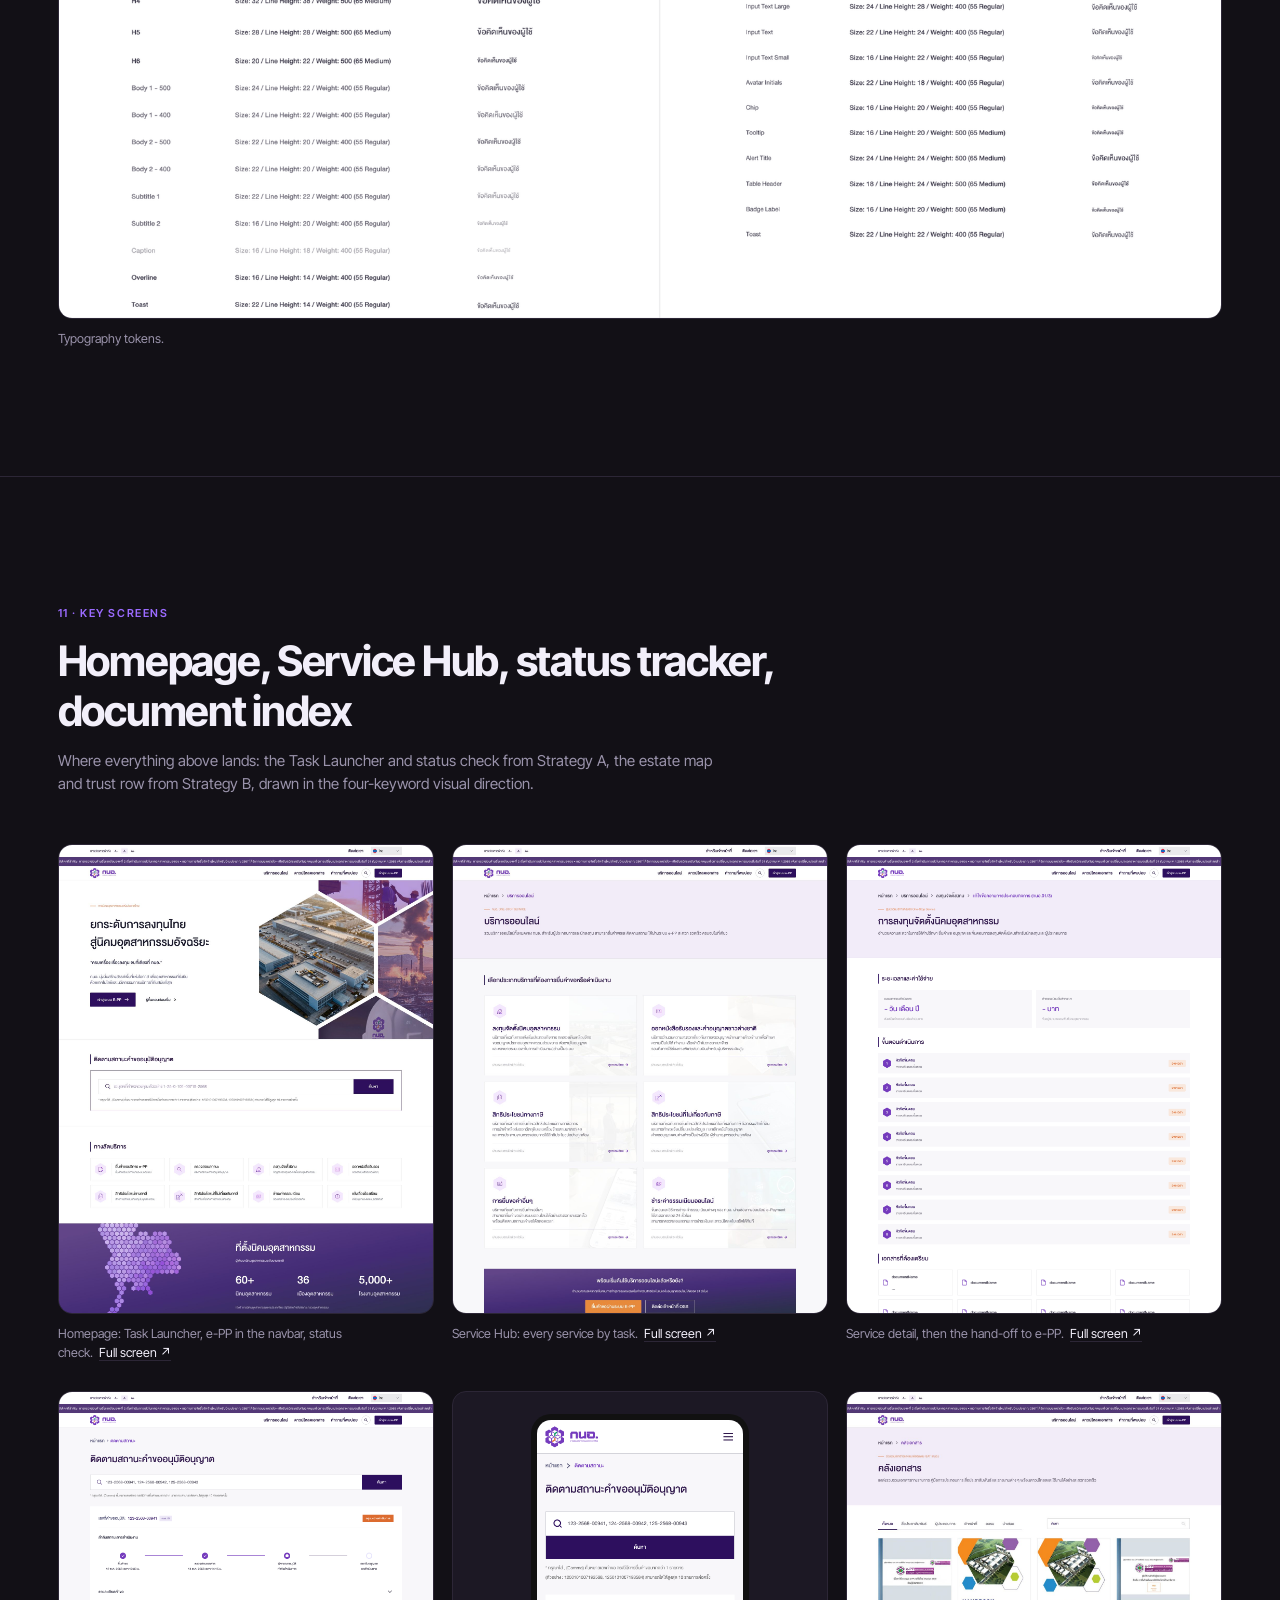
<file: work/ieat.html>
<!doctype html>
<html lang="en">
<head>
  <meta charset="utf-8">
  <meta name="viewport" content="width=device-width, initial-scale=1">
  <title>IEAT Web Portal — Thanapoom Puchat</title>
  <meta name="description" content="Case study: redesigning the IEAT government portal and its hand-off to the e-PP permit system around tasks.">
  <link rel="preconnect" href="https://fonts.googleapis.com">
  <link rel="preconnect" href="https://fonts.gstatic.com" crossorigin>
  <link href="https://fonts.googleapis.com/css2?family=Inter+Tight:wght@400;500;600;700;800&family=JetBrains+Mono:wght@400;500&display=swap" rel="stylesheet">
  <link rel="stylesheet" href="../assets/site.css">
</head>
<body style="--bg:#121016;--fg:#f2effa;--muted:#9a93ab;--panel:#1c1824;--line:#2c2636;--accent:#9b6bff;--on-accent:#fff">
<header class="bar"><div class="wrap">
  <a href="../index.html#top">Thanapoom Puchat</a>
  <nav><a href="../index.html#work">Work</a><a class="hide-sm" href="../index.html#about">About</a><a href="../index.html#contact">Contact</a></nav>
</div></header>
<main>
<section class="hero"><div class="wrap">
  <span class="label hl">IEAT Web Portal</span>
  <h1 class="brand">IEAT<br><span class="ip" tabindex="0"><em class="ip-w">Web Portal</em><span class="ip-tag" aria-hidden="true"><span class="ip-st"><i></i><i></i><i></i></span><span class="ip-k">Permit</span><b class="ip-lb">Submitted</b></span></span></h1>
  <p class="tagline">Redesign of the Industrial Estate Authority of Thailand portal and its hand-off to the e-PP permit system.</p>
  <div class="meta"><div><b>Role</b>UX/UI designer: research, IA, hi-fi</div><div><b>Client</b>Industrial Estate Authority of Thailand</div><div><b>Timeline</b>May 2026 – 2027 · not launched</div><div><b>Team</b>2 designers, dev team, IEAT</div></div>
  <figure class="shot reveal"><div class="frame" style="--ar:16/9"><img src="../images/ieat/cover.jpg" alt="IEAT portal redesign cover" loading="lazy"></div></figure>
</div></section>
<section class="slide ie-tldr"><div class="wrap"><div class="ie-tldr-grid reveal"><div><span class="tiny">The problem</span><p>IEAT’s portal was built around the organisation, not the task. 340+ links sorted by department, services published as PDF images, and the e-PP permit system living on a separate domain. Returning operators and first-time investors both got lost.</p></div><div><span class="tiny">What I did</span><p>Reviewed the live site, built six personas and their journeys, ranked the homepage two ways and A/B-tested the wireframes, then designed the portal and its hand-off to e-PP on one shared system.</p></div><div><span class="tiny">Target outcome</span><p>e-PP reachable in two clicks, a status check with no login, and services explained on the page before the permit form. Hi-fi complete; rollout 2026–2027.</p></div></div></div></section><section class="slide"><div class="wrap">
  <span class="label">01 · Existing system</span>
  <h2>Reviewing the live site</h2><p class="sub">A heuristic and technical review of ieat.go.th and the e-PP system it hands off to. Its numbers became the baselines for the design goals.</p>
  <div class="content"><div class="ie-ba reveal"><figure class="ie-ba-c"><span class="ie-ba-t t-before">Before</span><div class="frame" style="aspect-ratio:800/690"><img src="../images/ieat/old-epp.jpg" alt="The live e-PP site before the redesign" loading="lazy"></div><figcaption>Before · the live e-PP system, where operators actually land.</figcaption></figure><figure class="ie-ba-c"><span class="ie-ba-t t-after">After</span><div class="frame" style="aspect-ratio:800/690"><img src="../images/ieat/home-top.jpg" alt="Redesigned IEAT homepage" loading="lazy"></div><figcaption>After · the redesigned homepage, with the task launcher and status check up front.</figcaption></figure></div></div><div class="content"><div class="stats reveal" style="--cols:3"><div><b>340+</b><span>links in the navigation, sorted by department</span></div><div><b>4–6</b><span>clicks to find the e-PP login, hidden in a hexagon icon</span></div><div><b>162</b><span>images loaded on the homepage</span></div></div></div><div class="content"><div class="list two reveal"><div><b>Navigation</b><p>Users had to know IEAT’s internal structure to find a service.</p></div><div><b>Content</b><p>Services were published as PDF images, with no steps, fees or timelines on the page.</p></div><div><b>Technical</b><p>Headings jumped from H5 to H2, mobile scrolled sideways at 1698px, and a “Client 01” placeholder was live.</p></div></div></div>
</div></section>
<section class="slide"><div class="wrap">
  <span class="label">02 · Users</span>
  <h2>Six personas</h2><p class="sub">Built from IEAT’s core services and user feedback. Every IA change later maps back to one of them.</p>
  <div class="content"><div class="list reveal"><div><span class="n">01</span><b>Factory HR officer<small>Weekly · highest volume</small></b><p><em>“Every time I open my computer I go to my e-PP bookmark, because I can’t find it from the IEAT site.”</em></p></div><div><span class="n">02</span><b>Accounting / legal officer<small>Monthly</small></b><p><em>“I call IEAT before every form, because I don’t know what to type into search.”</em></p></div><div><span class="n">03</span><b>Agency for foreign investors<small>Weekly · TH/EN</small></b><p><em>“The English site is only half there. I end up translating it myself.”</em></p></div><div><span class="n">04</span><b>SME exploring an estate<small>First time</small></b><p><em>“There’s so much information and I don’t know which part is about me.”</em></p></div><div><span class="n">05</span><b>Community member<small>Occasional</small></b><p><em>“I want to know if the estate near my home really emits smoke.”</em></p></div><div><span class="n">06</span><b>IEAT staff<small>Daily</small></b><p><em>“I use e-PP every day but can’t find the login button on the website.”</em></p></div></div></div><div class="content"><div class="ie-per reveal"><a href="../images/ieat/persona-1.png" target="_blank" rel="noopener"><img src="../images/ieat/persona-1.png" alt="Persona board 1: Factory HR officer" loading="lazy"></a><a href="../images/ieat/persona-2.png" target="_blank" rel="noopener"><img src="../images/ieat/persona-2.png" alt="Persona board 2: Accounting / legal officer" loading="lazy"></a><a href="../images/ieat/persona-3.png" target="_blank" rel="noopener"><img src="../images/ieat/persona-3.png" alt="Persona board 3: Agency for foreign investors" loading="lazy"></a><a href="../images/ieat/persona-4.png" target="_blank" rel="noopener"><img src="../images/ieat/persona-4.png" alt="Persona board 4: SME exploring an estate" loading="lazy"></a><a href="../images/ieat/persona-5.png" target="_blank" rel="noopener"><img src="../images/ieat/persona-5.png" alt="Persona board 5: Community member" loading="lazy"></a><a href="../images/ieat/persona-6.png" target="_blank" rel="noopener"><img src="../images/ieat/persona-6.png" alt="Persona board 6: IEAT staff" loading="lazy"></a></div></div>
</div></section>
<section class="slide"><div class="wrap">
  <span class="label">03 · Journeys</span>
  <h2>As-is and to-be journeys for all six personas</h2><p class="sub">The low point was the same in every one: the portal redirected to e-PP on another domain with no explanation, and some users thought the login wasn’t safe.</p>
  <div class="content"><figure class="shot contain reveal"><div class="frame" style="--ar:1800/815"><img src="../images/ieat/journey.jpg" alt="As-is to to-be journey for a new investor" loading="lazy"></div><figcaption>Journey for a new investor.<a href="../images/ieat/journey.jpg" target="_blank" rel="noopener">Full screen ↗</a></figcaption></figure></div>
</div></section>
<section class="slide side"><div class="wrap">
  <div><span class="label">04 · Information architecture</span><h2>New navigation and entry points</h2><p class="sub">I regrouped every navbar item from the live site into six task-based groups, max 8 items each.</p></div>
  <div><div class="content"><div class="list reveal"><div><span class="n">01</span><b>Task Launcher</b><p>Five common tasks under the hero, replacing a news carousel.</p></div><div><span class="n">02</span><b>Service Hubs</b><p>Steps, documents, time and fees for each service in HTML, before the e-PP button.</p></div><div><span class="n">03</span><b>Handoff Layer</b><p>A page between the portal and e-PP that adapts to login state.</p></div><div><span class="n">04</span><b>Search synonyms</b><p>Plain words map to official ones, e.g. “visa” → “การตรวจลงตรา”.</p></div><div><span class="n">05</span><b>Public zone</b><p>Complaints, environmental data, CSR and jobs, away from investor menus.</p></div><div><span class="n">06</span><b>Staff link</b><p>A small entry in the top bar to login, manuals and guidelines.</p></div></div></div></div>
</div></section>
<section class="slide tight"><div class="wrap"><div class="content" style="margin-top:0"><figure class="shot contain reveal"><div class="frame" style="--ar:3/1"><img src="../images/ieat/sitemap.png" alt="Revamped sitemap" loading="lazy"></div><figcaption>Revamped sitemap.<a href="../images/ieat/sitemap.png" target="_blank" rel="noopener">Full screen ↗</a></figcaption></figure></div></div></section>
<section class="slide"><div class="wrap">
  <span class="label">05 · Design goals</span>
  <h2>Goals, baselines and targets</h2><p class="sub">The portal hasn’t launched, so these are targets. Baselines come from the review and task walkthroughs.</p>
  <div class="content"><div class="scroll-x"><table class="metrics"><tr><th>Metric</th><th>Baseline</th><th>Target</th><th>Measured by</th></tr><tr><td>Reach e-PP in ≤ 2 clicks</td><td class="n">42%</td><td class="n to">≥ 85%</td><td>Usability test, 6 users per role</td></tr><tr><td>Time to find e-PP</td><td class="n">~45 s</td><td class="n to">≤ 10 s</td><td>Session recording</td></tr><tr><td>Search success</td><td class="n">28%</td><td class="n to">≥ 80%</td><td>Search log</td></tr><tr><td>Zero-result searches</td><td class="n">62%</td><td class="n to">≤ 10%</td><td>A/B test, synonyms on/off</td></tr><tr><td>Drop-off before applying</td><td class="n">78%</td><td class="n to">≤ 45%</td><td>GA4 funnel</td></tr><tr><td>Status check without login</td><td class="n">35%</td><td class="n to">≥ 90%</td><td>Time-on-task</td></tr></table></div></div>
</div></section>
<section class="slide"><div class="wrap">
  <span class="label">06 · Content priority</span>
  <h2>Two ways to rank the same homepage</h2><p class="sub">We listed 14 things the homepage could hold and ranked them twice: once for speed, once for credibility. Each column on the boards is one ranking.</p>
  <div class="content"><div class="ie-ab reveal"><div class="ie-col"><div class="ie-h"><b class="ie-tag">A</b><span>Task-first</span></div><p class="ie-lens">The homepage as a productivity tool. Get in, finish the job, leave.</p><div class="ie-tier"><span class="tiny">Top</span><ul><li>Request status tracker</li><li>e-PP permit login</li><li>Estate search map (GIS)</li></ul></div><div class="ie-tier"><span class="tiny">Middle</span><ul><li>Factory setup guide</li><li>Tax privileges</li><li>Visa &amp; work permits</li><li>Fee payment</li></ul></div><div class="ie-tier"><span class="tiny">Bottom</span><ul><li>News &amp; updates</li><li>Corporate video</li><li>Laws &amp; regulations</li><li>Help center &amp; complaints</li></ul></div></div><div class="ie-col"><div class="ie-h"><b class="ie-tag">B</b><span>Brand-first</span></div><p class="ie-lens">The homepage as a gateway to investment. Build trust, then serve.</p><div class="ie-tier"><span class="tiny">Top</span><ul><li>Request status tracker</li><li>e-PP permit login</li><li>News &amp; updates</li><li>Laws &amp; regulations</li><li>Corporate video</li></ul></div><div class="ie-tier"><span class="tiny">Middle</span><ul><li>Estate search map (GIS)</li><li>Factory setup guide</li><li>Tax privileges</li></ul></div><div class="ie-tier"><span class="tiny">Bottom</span><ul><li>Visa &amp; work permits</li><li>Fee payment</li><li>Help center &amp; complaints</li><li>Procurement notices</li></ul></div></div></div></div><div class="content"><div class="duo"><figure class="shot contain reveal"><div class="frame" style="--ar:1710/1880"><img src="../images/ieat/rank-a.jpg" alt="Task-first ranking board" loading="lazy"></div><figcaption>Task-first rankings (Thai).<a href="../images/ieat/rank-a.jpg" target="_blank" rel="noopener">Full screen ↗</a></figcaption></figure><figure class="shot contain reveal"><div class="frame" style="--ar:1710/1880"><img src="../images/ieat/rank-b.jpg" alt="Brand-first ranking board" loading="lazy"></div><figcaption>Brand-first rankings (Thai).<a href="../images/ieat/rank-b.jpg" target="_blank" rel="noopener">Full screen ↗</a></figcaption></figure></div></div>
</div></section>
<section class="slide"><div class="wrap">
  <span class="label">07 · A/B wireframes</span>
  <h2>Strategy A: Task-first vs Strategy B: Brand-first</h2><p class="sub">Both rankings became full homepage wireframes on the same grid, so the only difference was what came first. Scroll inside each one.</p>
  <div class="content"><div class="ie-ab reveal"><div class="ie-col"><div class="ie-h"><b class="ie-tag">A</b><span>Task-first</span></div><p class="ie-q">“Fewer steps, less time, more accurate transactions.”</p><dl class="ie-dl"><dt>Problem</dt><dd>Returning users scroll past PR content before reaching their service. The homepage works as a notice board, not a portal.</dd><dt>Goal</dt><dd>Search and the main services go straight under the hero. News and video move to the bottom.</dd><dt>Best for</dt><dd>HR officers filing visas, importers checking privileges, any returning user who knows the task.</dd></dl><div class="ie-wf" tabindex="0" aria-label="Strategy A wireframe, task-first homepage, scrollable"><img src="../images/ieat/wf-a.jpg" alt="Strategy A wireframe, task-first homepage" loading="lazy"></div><a class="ie-full tiny" href="../images/ieat/wf-a.jpg" target="_blank" rel="noopener">Full wireframe ↗</a></div><div class="ie-col"><div class="ie-h"><b class="ie-tag">B</b><span>Brand-first</span></div><p class="ie-q">“A first door to investing in Thailand.”</p><dl class="ie-dl"><dt>Problem</dt><dd>First-time and foreign investors want the big picture first: scale, partners, standards. The old homepage never told them.</dd><dt>Goal</dt><dd>Lead with vision, key figures and ISO badges, then success stories and the estate map, then services.</dd><dt>Best for</dt><dd>New investors and enterprise prospects deciding whether to trust IEAT.</dd></dl><div class="ie-wf" tabindex="0" aria-label="Strategy B wireframe, brand-first homepage, scrollable"><img src="../images/ieat/wf-b.jpg" alt="Strategy B wireframe, brand-first homepage" loading="lazy"></div><a class="ie-full tiny" href="../images/ieat/wf-b.jpg" target="_blank" rel="noopener">Full wireframe ↗</a></div></div></div><div class="content"><div class="ie-pick reveal"><span class="tiny">How we decided</span><p>The personas settled it. The homepage’s highest-volume users are returning operators — factory HR, accounting and legal officers — who come to check investment information and move straight into their transaction. They already know their task and want the shortest path to it. So <b>Task-first became the base: the status check and Task Launcher sit right under the hero.</b> Brand-first wasn’t dropped — its trust signals (the estate map, key figures and success stories) move into the middle of the page, where first-time investors still get their reasons to trust without slowing the returning users down.</p></div></div>
</div></section>
<section class="slide"><div class="wrap">
  <span class="label">08 · Concept</span>
  <h2>Industrious, trustworthy, efficient, dynamic</h2><p class="sub">Four keywords from the brief, each turned into a moodboard before we set the visual direction.</p>
  <div class="content"><div class="ie-kw reveal"><figure><a href="../images/ieat/kw-industrious.jpg" target="_blank" rel="noopener"><img src="../images/ieat/kw-industrious.jpg" alt="Industrious moodboard" width="1600" height="900" loading="lazy"></a><figcaption><b>Industrious</b><p>Like dawn at a working estate: hopeful, driven, running 24 hours with steady discipline.</p></figcaption></figure><figure><a href="../images/ieat/kw-trustworthy.jpg" target="_blank" rel="noopener"><img src="../images/ieat/kw-trustworthy.jpg" alt="Trustworthy moodboard" width="1600" height="900" loading="lazy"></a><figcaption><b>Trustworthy</b><p>Safe and at ease. People can rely on it because they know they are protected and treated fairly.</p></figcaption></figure><figure><a href="../images/ieat/kw-efficient.jpg" target="_blank" rel="noopener"><img src="../images/ieat/kw-efficient.jpg" alt="Efficient moodboard" width="1600" height="900" loading="lazy"></a><figcaption><b>Efficient</b><p>Smooth like a well-tuned machine. Every part moves with precision, so nothing is wasted.</p></figcaption></figure><figure><a href="../images/ieat/kw-dynamic.jpg" target="_blank" rel="noopener"><img src="../images/ieat/kw-dynamic.jpg" alt="Dynamic moodboard" width="1600" height="900" loading="lazy"></a><figcaption><b>Dynamic</b><p>Constant forward motion, ready to adapt to new industries and investors.</p></figcaption></figure></div></div><div class="content"><figure class="shot reveal"><div class="frame" style="--ar:16/9"><img src="../images/ieat/moodboard.jpg" alt="Final visual direction moodboard" loading="lazy"></div><figcaption>Final direction: the four keywords combined into one palette and photo style.<a href="../images/ieat/moodboard.jpg" target="_blank" rel="noopener">Full screen ↗</a></figcaption></figure></div>
</div></section>
<section class="slide side"><div class="wrap">
  <div><span class="label">09 · Decisions</span><h2>What we chose, and what it cost</h2></div>
  <div><div class="content"><div class="list two reveal"><div><b>Handoff page instead of a redirect</b><p>States: logged out, logged in (SSO), or request already open. Cost: one extra screen. If e-PP status can’t be fetched, it falls back to the logged-in state.</p></div><div><b>Service pages in HTML, not PDF</b><p>Searchable and screen-reader friendly. Cost: IEAT now has to write and maintain the content.</p></div><div><b>Tasks above the fold, news below</b><p>Cost: less homepage space for press releases. News stays, lower down.</p></div><div><b>Left out of this release</b><p>Full English content and a more visible complaint channel. Both depend on IEAT content owners.</p></div></div></div></div>
</div></section>
<section class="slide"><div class="wrap">
  <span class="label">10 · Design system</span>
  <h2>One token set for the portal and e-PP</h2><p class="sub">Primitive, semantic, spacing and type tokens and 25+ components, shared by both teams so the hand-off doesn’t feel like changing websites.</p>
  <div class="content"><figure class="shot contain reveal"><div class="frame" style="--ar:1800/1249"><img src="../images/ieat/design-system.png" alt="Typography tokens" loading="lazy"></div><figcaption>Typography tokens.</figcaption></figure></div>
</div></section>
<section class="slide"><div class="wrap">
  <span class="label">11 · Key screens</span>
  <h2>Homepage, Service Hub, status tracker, document index</h2><p class="sub">Where everything above lands: the Task Launcher and status check from Strategy A, the estate map and trust row from Strategy B, drawn in the four-keyword visual direction.</p>
  <div class="content"><div class="kgrid"><figure class="shot reveal"><div class="frame" style="--ar:4/5"><img src="../images/ieat/home.jpg" alt="Homepage" loading="lazy"></div><figcaption>Homepage: Task Launcher, e-PP in the navbar, status check.<a href="../images/ieat/home.jpg" target="_blank" rel="noopener">Full screen ↗</a></figcaption></figure><figure class="shot reveal"><div class="frame" style="--ar:4/5"><img src="../images/ieat/service-hub.jpg" alt="Service Hub" loading="lazy"></div><figcaption>Service Hub: every service by task.<a href="../images/ieat/service-hub.jpg" target="_blank" rel="noopener">Full screen ↗</a></figcaption></figure><figure class="shot reveal"><div class="frame" style="--ar:4/5"><img src="../images/ieat/service-detail.png" alt="Service detail" loading="lazy"></div><figcaption>Service detail, then the hand-off to e-PP.<a href="../images/ieat/service-detail.png" target="_blank" rel="noopener">Full screen ↗</a></figcaption></figure><figure class="shot reveal"><div class="frame" style="--ar:4/5"><img src="../images/ieat/tracking.png" alt="Status tracker" loading="lazy"></div><figcaption>Status tracker by request number.<a href="../images/ieat/tracking.png" target="_blank" rel="noopener">Full screen ↗</a></figcaption></figure><figure class="shot mob reveal"><div class="frame" style="--ar:4/5"><img src="../images/ieat/tracking-mobile.png" alt="Status tracker on mobile" loading="lazy"></div><figcaption>Status tracker on mobile.<a href="../images/ieat/tracking-mobile.png" target="_blank" rel="noopener">Full screen ↗</a></figcaption></figure><figure class="shot reveal"><div class="frame" style="--ar:4/5"><img src="../images/ieat/document-index.jpg" alt="Document index" loading="lazy"></div><figcaption>Document index, filtered by service type.<a href="../images/ieat/document-index.jpg" target="_blank" rel="noopener">Full screen ↗</a></figcaption></figure></div></div>
</div></section>
<section class="slide side"><div class="wrap">
  <div><span class="label">12 · Team & next steps</span><h2>Working with a second designer and the developers</h2></div>
  <div><div class="content"><div class="list two reveal"><div><b>My screens</b><p>Homepage, Service Hubs, status tracker, document center, registration. News, FAQ, payment and complaints were designed in parallel on the same system.</p></div><div><b>Dev note</b><p>Accessibility settings didn’t persist between pages. We spec’d saving them to localStorage.</p></div><div><b>Dev note</b><p>Quick links disappeared in English because the widget rendered per locale. It became a global component.</p></div><div><b>After launch</b><p>Moderated tests with 6 users per role, GA4 funnels, Hotjar heatmaps and an A/B test on synonym search.</p></div></div></div></div>
</div></section>
<nav class="wrap pn" aria-label="More projects"><a class="pn-p" href="ai-evaluation.html"><span class="tiny">Previous project</span><span class="t">CultureAI</span><span class="ar" aria-hidden="true">←</span></a><a class="pn-n" href="centralize.html"><span class="tiny">Next project</span><span class="t">Centralize Management</span><span class="ar" aria-hidden="true">→</span></a></nav>
</main>
<footer class="wrap end tiny"><span>© 2026 Thanapoom Puchat</span><a href="../index.html#work">All work</a></footer>
<script src="../assets/site.js"></script>
</body>
</html>
</file>
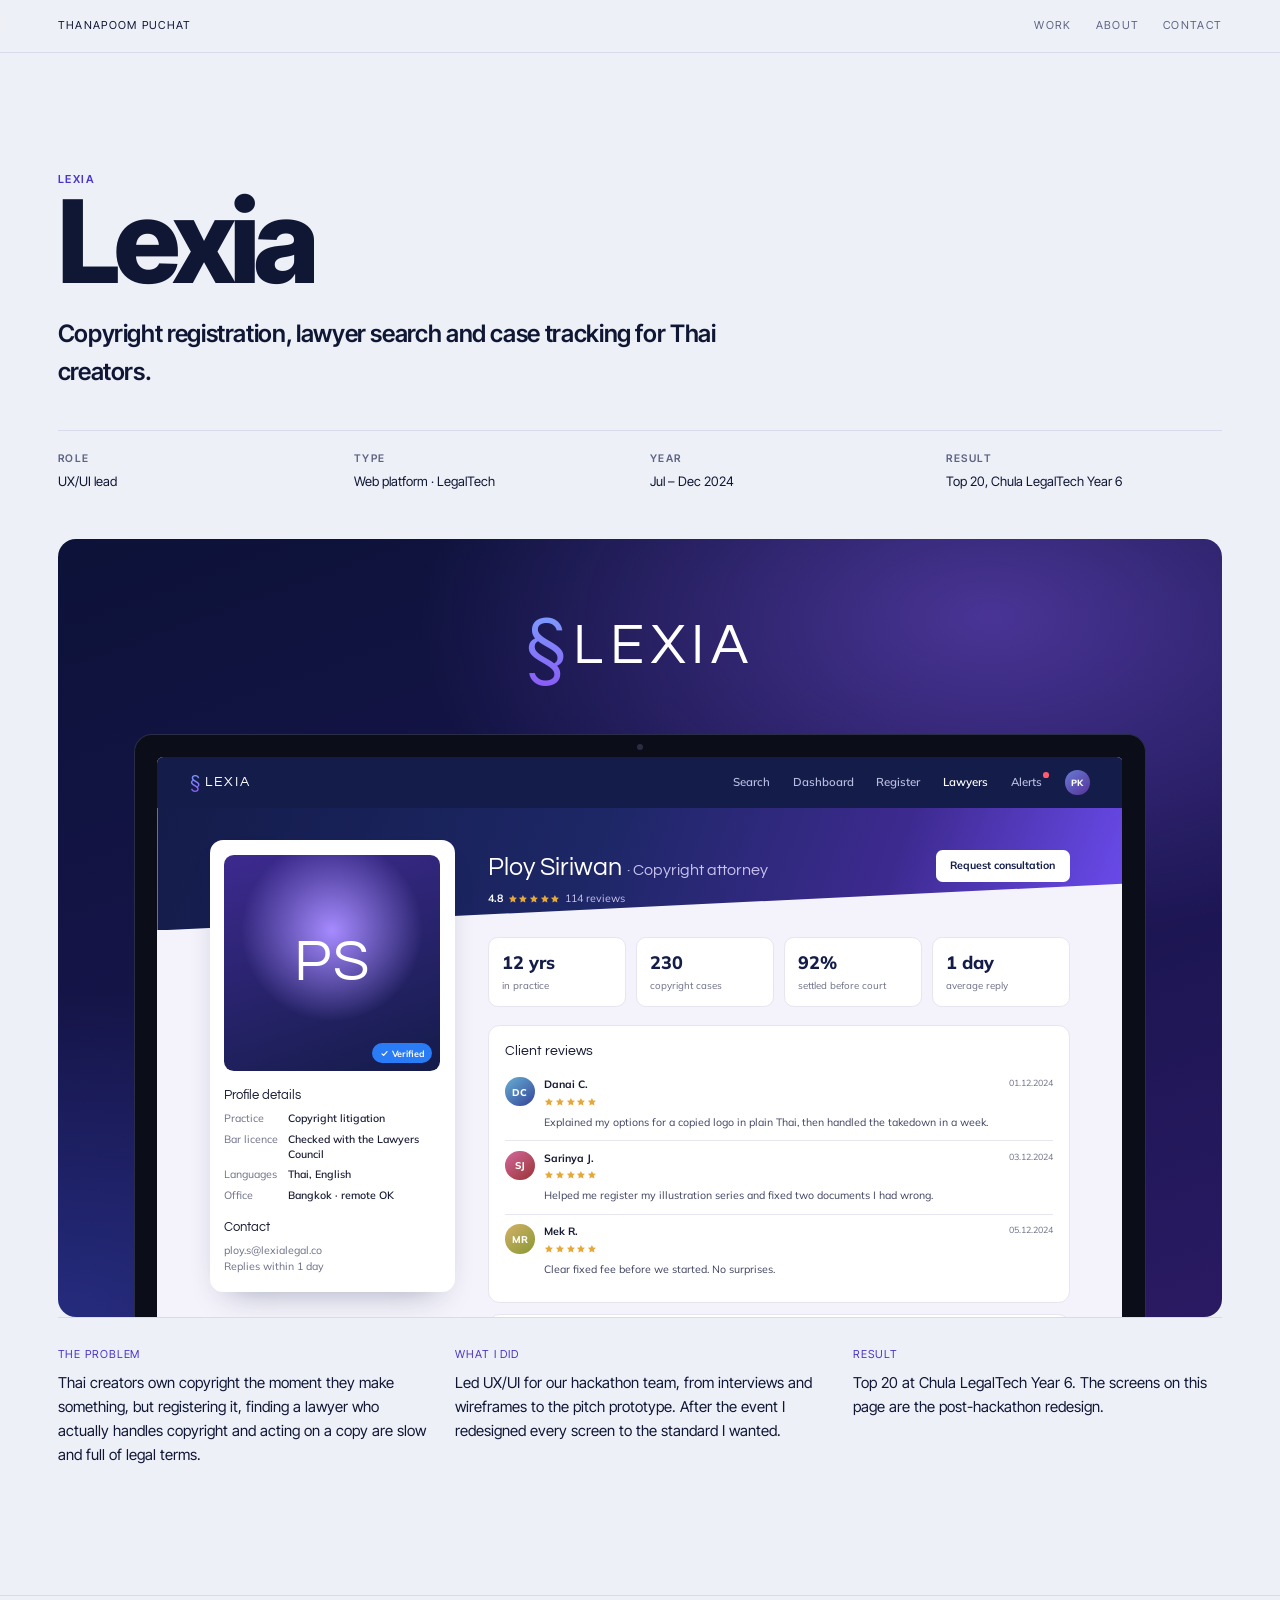
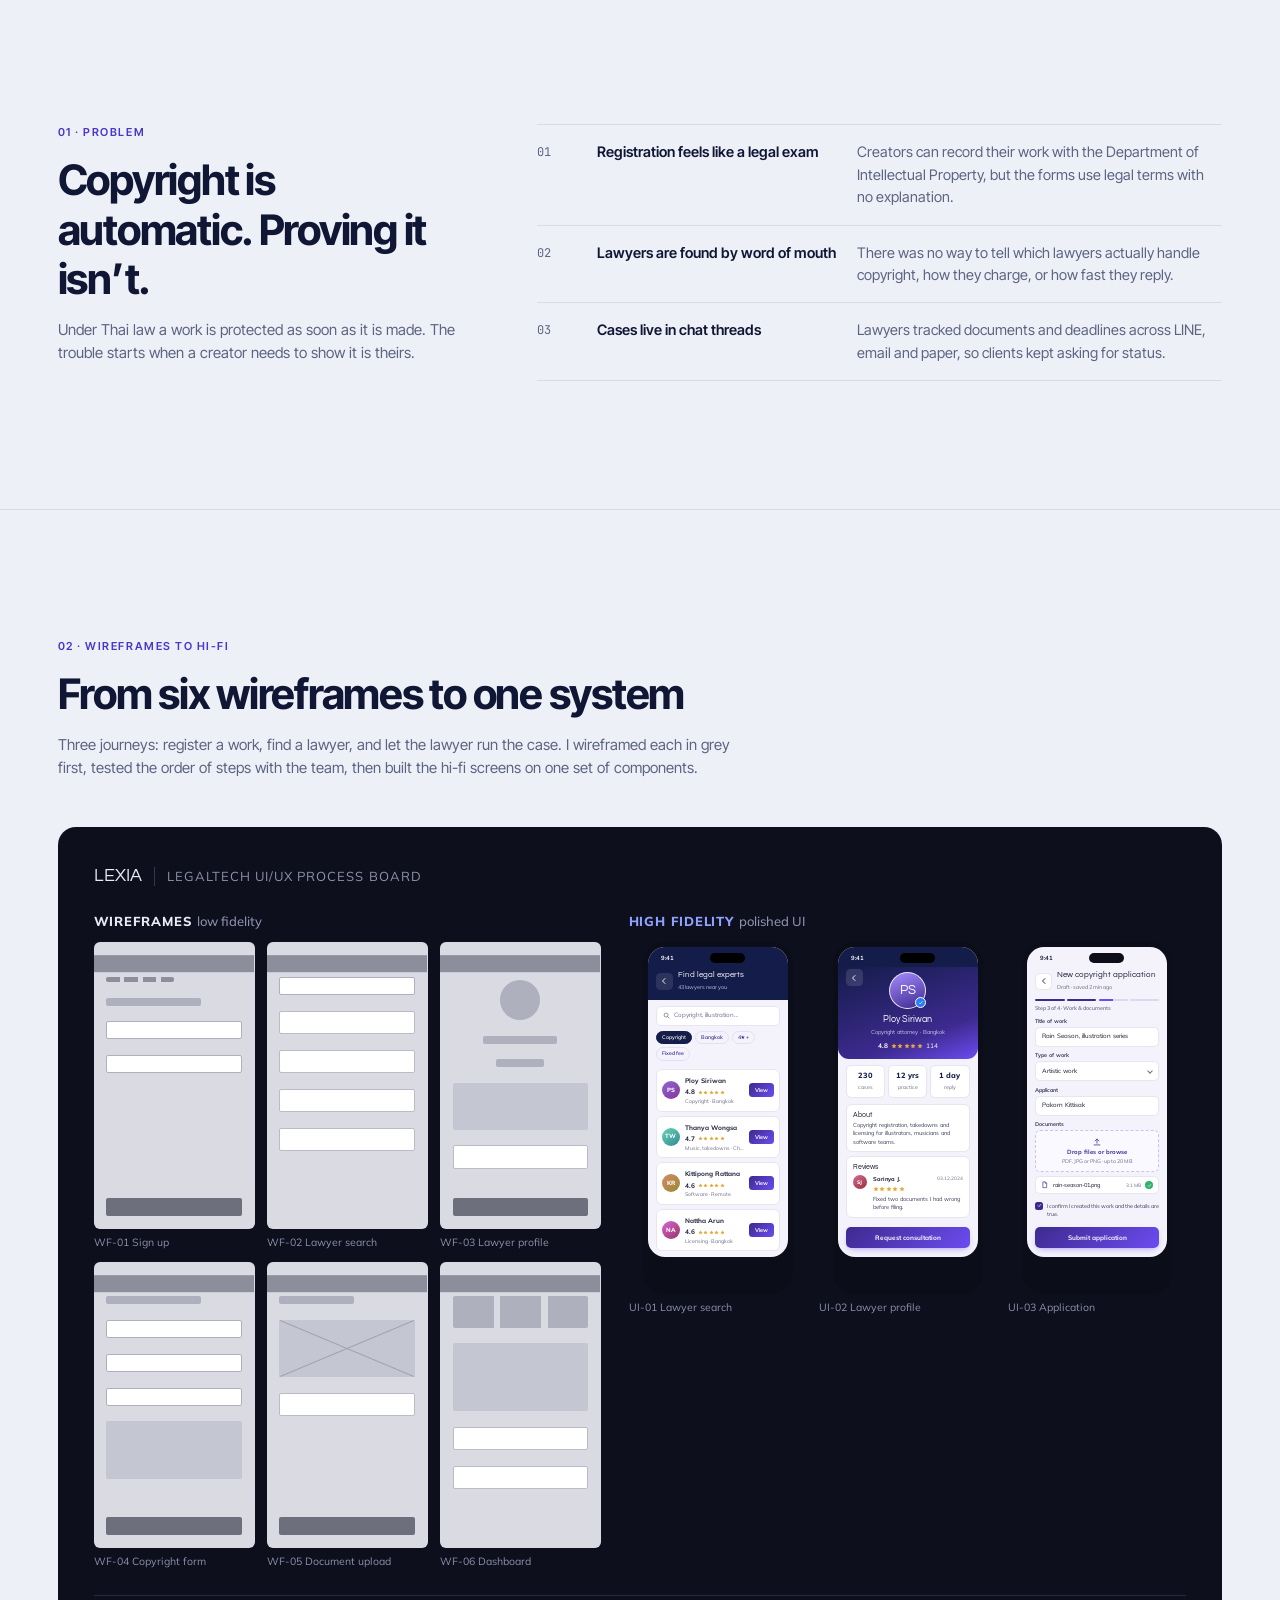
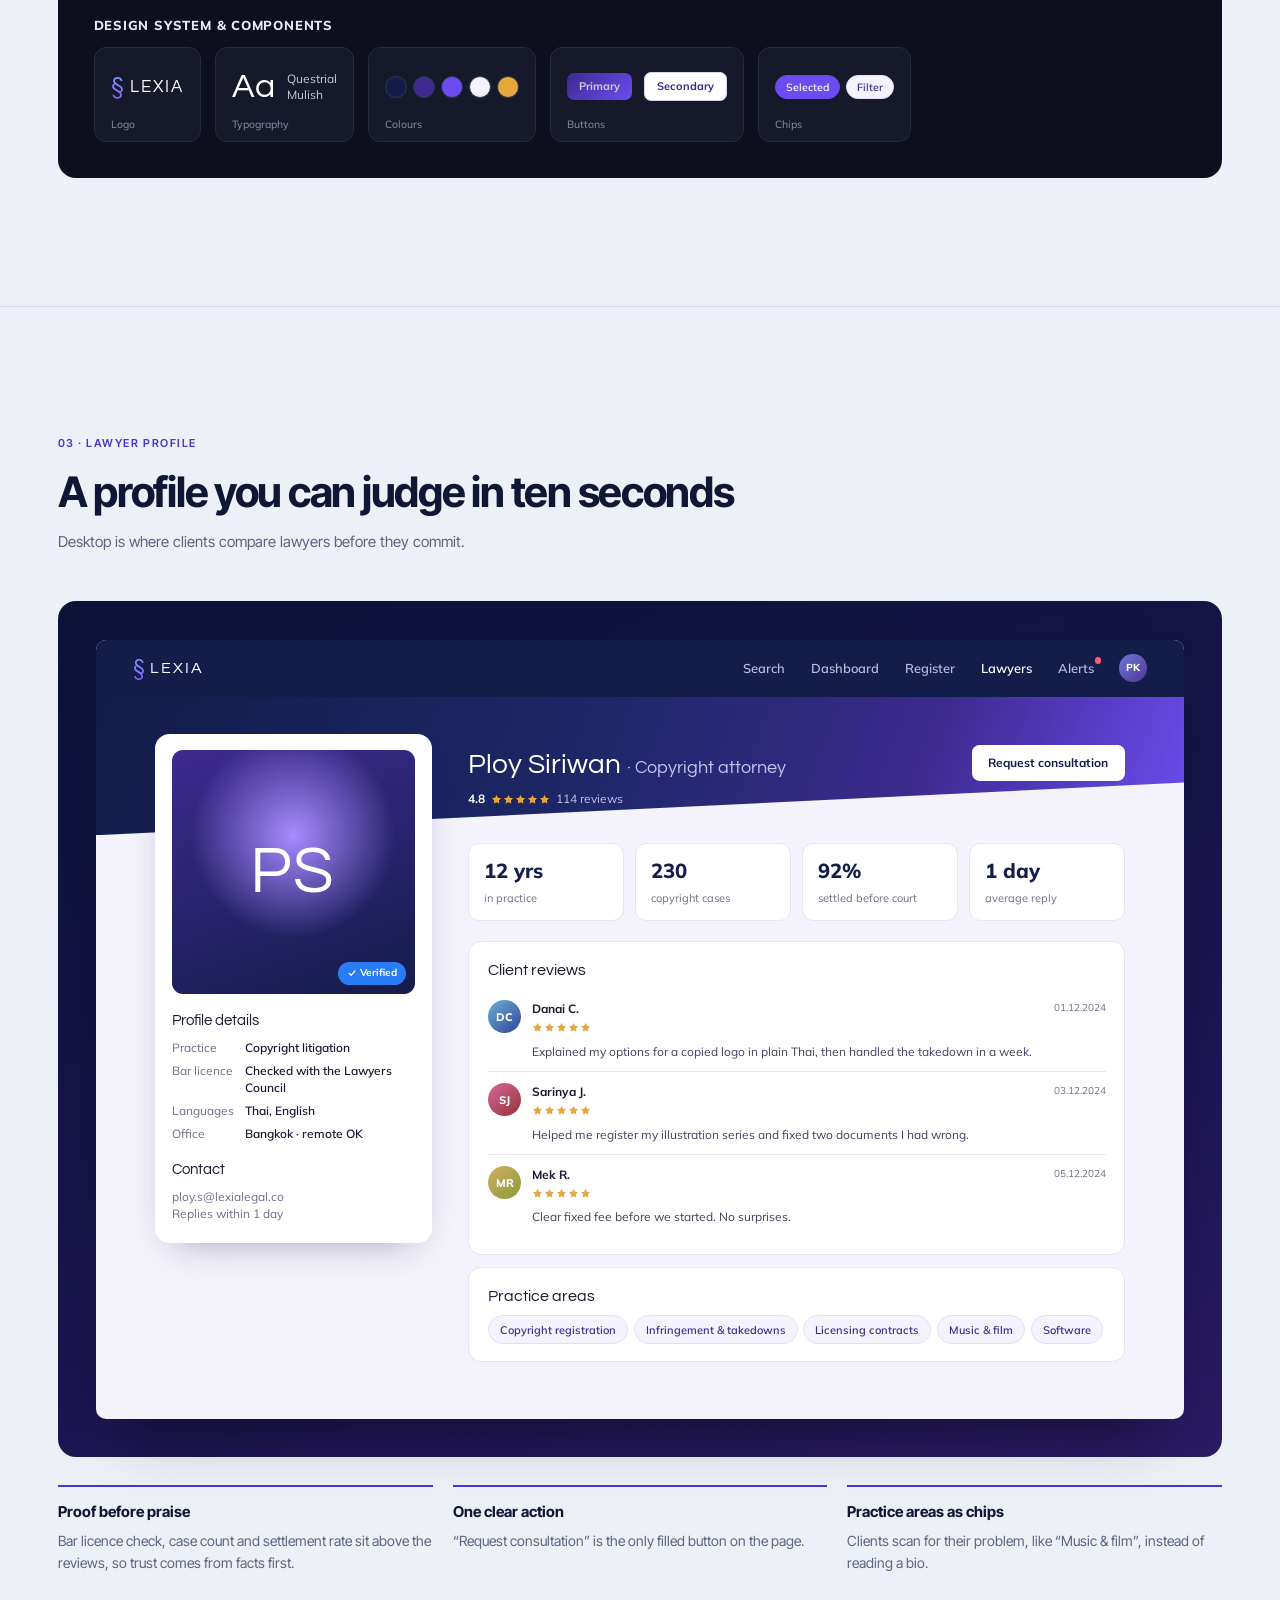
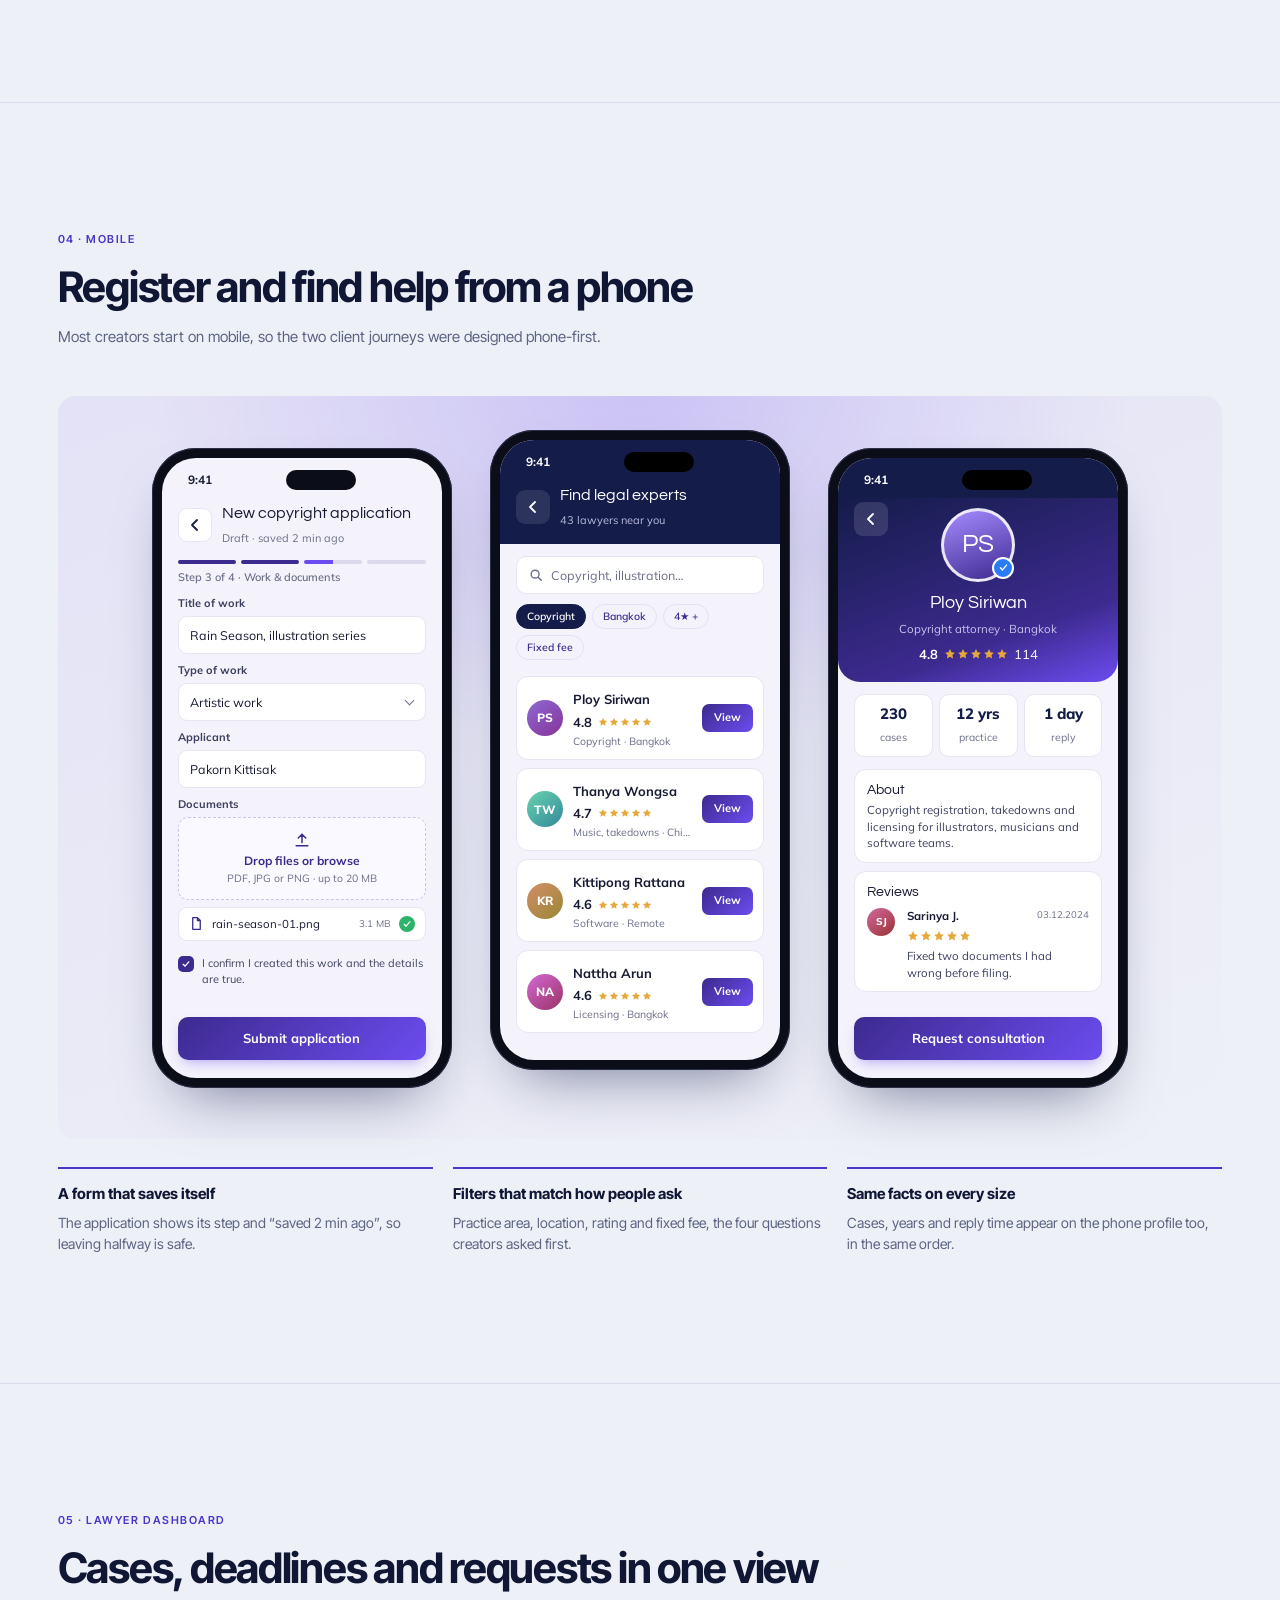
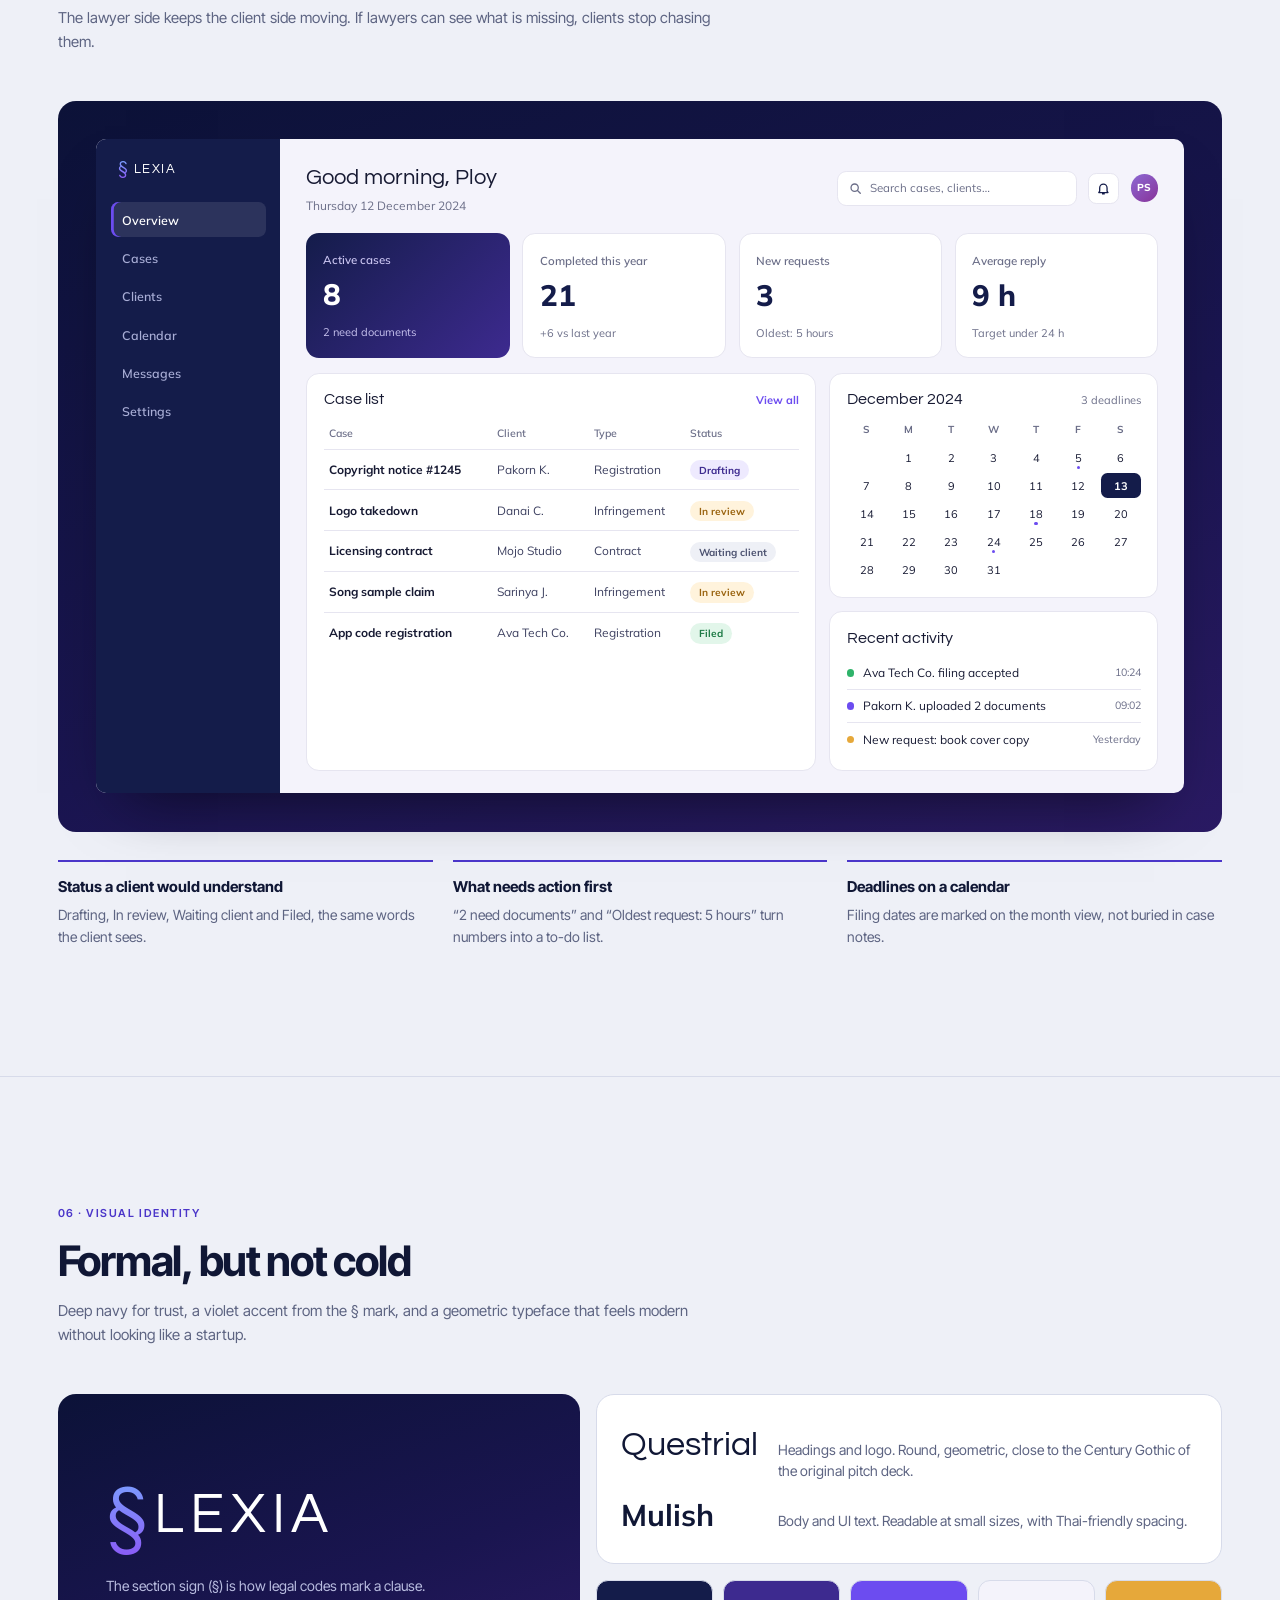
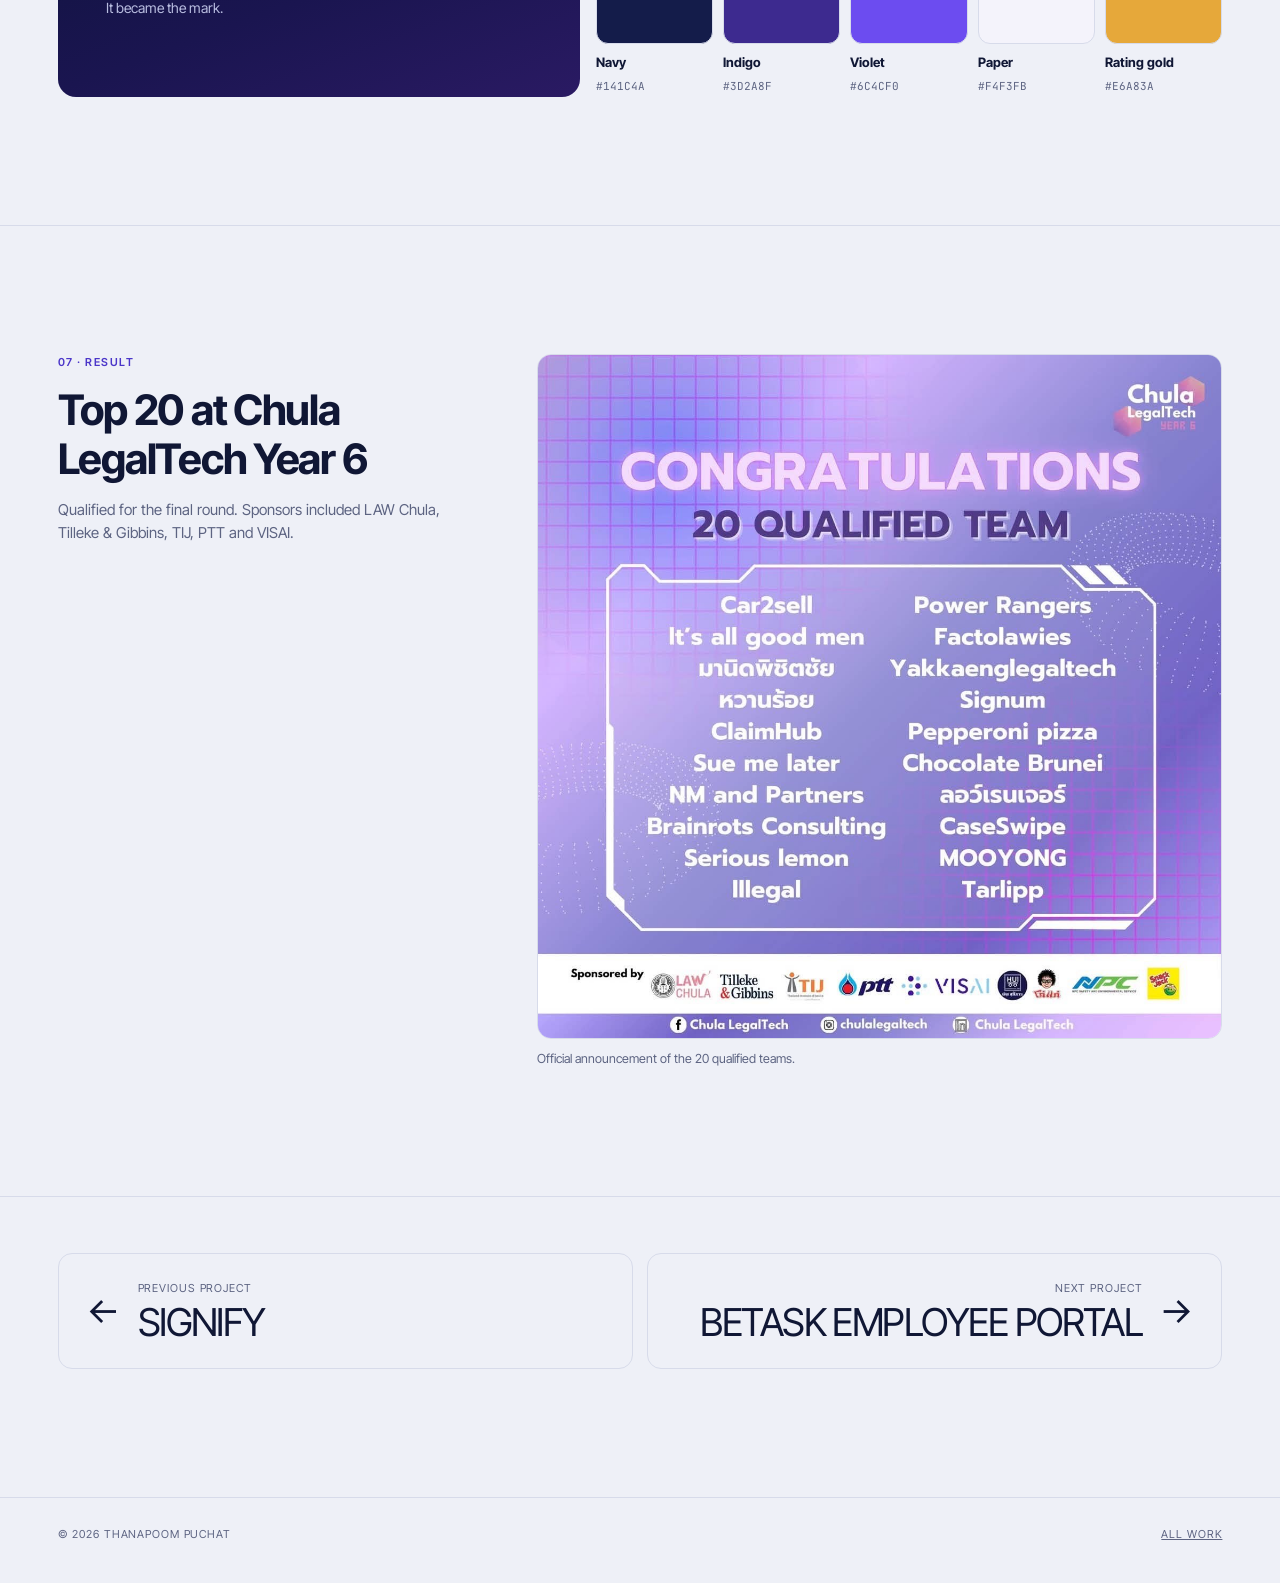
<file: work/lexia.html>
<!doctype html>
<html lang="en">
<head>
  <meta charset="utf-8">
  <meta name="viewport" content="width=device-width, initial-scale=1">
  <title>Lexia — Thanapoom Puchat</title>
  <meta name="description" content="Copyright registration, lawyer search and case tracking for Thai creators. Chula LegalTech Top 20.">
  <link rel="preconnect" href="https://fonts.googleapis.com">
  <link rel="preconnect" href="https://fonts.gstatic.com" crossorigin>
  <link href="https://fonts.googleapis.com/css2?family=Inter+Tight:wght@400;500;600;700;800&family=JetBrains+Mono:wght@400;500&display=swap" rel="stylesheet">
  <link rel="stylesheet" href="../assets/site.css">
</head>
<body style="--bg:#eef0f7;--fg:#101735;--muted:#5d6482;--panel:#fff;--line:#d7dbea;--accent:#4b36c9;--on-accent:#fff">
<header class="bar"><div class="wrap">
  <a href="../index.html#top">Thanapoom Puchat</a>
  <nav><a href="../index.html#work">Work</a><a class="hide-sm" href="../index.html#about">About</a><a href="../index.html#contact">Contact</a></nav>
</div></header>
<main>
<section class="hero"><div class="wrap">
  <span class="label hl">Lexia</span>
  <h1 class="brand"><span class="lex hz" tabindex="0"><span class="lex-w">Lexia</span><sup class="lex-c">©</sup><span class="stamp" aria-hidden="true"><svg viewBox="0 0 120 120"><defs><path id="lxc" d="M60,60 m-44,0 a44,44 0 1,1 88,0 a44,44 0 1,1 -88,0"/></defs><circle cx="60" cy="60" r="56" class="st-o"/><circle cx="60" cy="60" r="33" class="st-i"/><g class="st-ring"><text textLength="272" lengthAdjust="spacing"><textPath href="#lxc" textLength="272" lengthAdjust="spacing">REGISTERED · COPYRIGHT · PROTECTED · </textPath></text></g><text x="60" y="72" text-anchor="middle" class="st-c">©</text></svg></span></span></h1>
  <p class="tagline">Copyright registration, lawyer search and case tracking for Thai creators.</p>
  <div class="meta"><div><b>Role</b>UX/UI lead</div><div><b>Type</b>Web platform · LegalTech</div><div><b>Year</b>Jul – Dec 2024</div><div><b>Result</b>Top 20, Chula LegalTech Year 6</div></div>
  <link rel="stylesheet" href="https://fonts.googleapis.com/css2?family=Questrial&amp;family=Mulish:wght@400;500;600;700;800&amp;display=swap"><div class="lz-hero reveal"><div class="lz-hero-logo"><b class="lz-logo xl"><i>§</i>LEXIA</b></div><div class="lz-laptop"><div class="lz-lid"><div class="lz-cam"></div><div class="lz-fit" data-fit="1180"><div class="lz-fit-in"><div class="lz-web"><div class="lz-nav"><b class="lz-logo"><i>§</i>LEXIA</b><nav><span>Search</span><span>Dashboard</span><span>Register</span><span class="on">Lawyers</span><span class="lz-al">Alerts<i></i></span></nav><span class="lz-av sm" style="--h:230">PK</span></div><div class="lz-band"></div><div class="lz-prof"><aside class="lz-card"><div class="lz-photo"><span>PS</span><em><svg viewBox="0 0 16 16" aria-hidden="true"><path d="M3.5 8.5l3 3 6-7" fill="none" stroke="currentColor" stroke-width="2" stroke-linecap="round" stroke-linejoin="round"/></svg>Verified</em></div><h5>Profile details</h5><dl><dt>Practice</dt><dd>Copyright litigation</dd><dt>Bar licence</dt><dd>Checked with the Lawyers Council</dd><dt>Languages</dt><dd>Thai, English</dd><dt>Office</dt><dd>Bangkok · remote OK</dd></dl><h5>Contact</h5><p class="lz-ct">ploy.s@lexialegal.co<br>Replies within 1 day</p></aside><div class="lz-main"><div class="lz-head"><div><h3>Ploy Siriwan <span>· Copyright attorney</span></h3><p class="lz-rate"><b>4.8</b><span class="lz-stars"><svg viewBox="0 0 20 20" aria-hidden="true"><path d="M10 1.8l2.5 5.2 5.7.8-4.1 4 1 5.6L10 14.7l-5.1 2.7 1-5.6-4.1-4 5.7-.8z" fill="currentColor"/></svg><svg viewBox="0 0 20 20" aria-hidden="true"><path d="M10 1.8l2.5 5.2 5.7.8-4.1 4 1 5.6L10 14.7l-5.1 2.7 1-5.6-4.1-4 5.7-.8z" fill="currentColor"/></svg><svg viewBox="0 0 20 20" aria-hidden="true"><path d="M10 1.8l2.5 5.2 5.7.8-4.1 4 1 5.6L10 14.7l-5.1 2.7 1-5.6-4.1-4 5.7-.8z" fill="currentColor"/></svg><svg viewBox="0 0 20 20" aria-hidden="true"><path d="M10 1.8l2.5 5.2 5.7.8-4.1 4 1 5.6L10 14.7l-5.1 2.7 1-5.6-4.1-4 5.7-.8z" fill="currentColor"/></svg><svg viewBox="0 0 20 20" aria-hidden="true"><path d="M10 1.8l2.5 5.2 5.7.8-4.1 4 1 5.6L10 14.7l-5.1 2.7 1-5.6-4.1-4 5.7-.8z" fill="currentColor"/></svg></span><span>114 reviews</span></p></div><span class="lz-btn">Request consultation</span></div><div class="lz-kpi"><div><b>12 yrs</b><span>in practice</span></div><div><b>230</b><span>copyright cases</span></div><div><b>92%</b><span>settled before court</span></div><div><b>1 day</b><span>average reply</span></div></div><div class="lz-sec"><h5>Client reviews</h5><div class="lz-rv"><span class="lz-av" style="--h:200">DC</span><div><div class="lz-rv-h"><b>Danai C.</b><small>01.12.2024</small></div><span class="lz-stars"><svg viewBox="0 0 20 20" aria-hidden="true"><path d="M10 1.8l2.5 5.2 5.7.8-4.1 4 1 5.6L10 14.7l-5.1 2.7 1-5.6-4.1-4 5.7-.8z" fill="currentColor"/></svg><svg viewBox="0 0 20 20" aria-hidden="true"><path d="M10 1.8l2.5 5.2 5.7.8-4.1 4 1 5.6L10 14.7l-5.1 2.7 1-5.6-4.1-4 5.7-.8z" fill="currentColor"/></svg><svg viewBox="0 0 20 20" aria-hidden="true"><path d="M10 1.8l2.5 5.2 5.7.8-4.1 4 1 5.6L10 14.7l-5.1 2.7 1-5.6-4.1-4 5.7-.8z" fill="currentColor"/></svg><svg viewBox="0 0 20 20" aria-hidden="true"><path d="M10 1.8l2.5 5.2 5.7.8-4.1 4 1 5.6L10 14.7l-5.1 2.7 1-5.6-4.1-4 5.7-.8z" fill="currentColor"/></svg><svg viewBox="0 0 20 20" aria-hidden="true"><path d="M10 1.8l2.5 5.2 5.7.8-4.1 4 1 5.6L10 14.7l-5.1 2.7 1-5.6-4.1-4 5.7-.8z" fill="currentColor"/></svg></span><p>Explained my options for a copied logo in plain Thai, then handled the takedown in a week.</p></div></div><div class="lz-rv"><span class="lz-av" style="--h:330">SJ</span><div><div class="lz-rv-h"><b>Sarinya J.</b><small>03.12.2024</small></div><span class="lz-stars"><svg viewBox="0 0 20 20" aria-hidden="true"><path d="M10 1.8l2.5 5.2 5.7.8-4.1 4 1 5.6L10 14.7l-5.1 2.7 1-5.6-4.1-4 5.7-.8z" fill="currentColor"/></svg><svg viewBox="0 0 20 20" aria-hidden="true"><path d="M10 1.8l2.5 5.2 5.7.8-4.1 4 1 5.6L10 14.7l-5.1 2.7 1-5.6-4.1-4 5.7-.8z" fill="currentColor"/></svg><svg viewBox="0 0 20 20" aria-hidden="true"><path d="M10 1.8l2.5 5.2 5.7.8-4.1 4 1 5.6L10 14.7l-5.1 2.7 1-5.6-4.1-4 5.7-.8z" fill="currentColor"/></svg><svg viewBox="0 0 20 20" aria-hidden="true"><path d="M10 1.8l2.5 5.2 5.7.8-4.1 4 1 5.6L10 14.7l-5.1 2.7 1-5.6-4.1-4 5.7-.8z" fill="currentColor"/></svg><svg viewBox="0 0 20 20" aria-hidden="true"><path d="M10 1.8l2.5 5.2 5.7.8-4.1 4 1 5.6L10 14.7l-5.1 2.7 1-5.6-4.1-4 5.7-.8z" fill="currentColor"/></svg></span><p>Helped me register my illustration series and fixed two documents I had wrong.</p></div></div><div class="lz-rv"><span class="lz-av" style="--h:40">MR</span><div><div class="lz-rv-h"><b>Mek R.</b><small>05.12.2024</small></div><span class="lz-stars"><svg viewBox="0 0 20 20" aria-hidden="true"><path d="M10 1.8l2.5 5.2 5.7.8-4.1 4 1 5.6L10 14.7l-5.1 2.7 1-5.6-4.1-4 5.7-.8z" fill="currentColor"/></svg><svg viewBox="0 0 20 20" aria-hidden="true"><path d="M10 1.8l2.5 5.2 5.7.8-4.1 4 1 5.6L10 14.7l-5.1 2.7 1-5.6-4.1-4 5.7-.8z" fill="currentColor"/></svg><svg viewBox="0 0 20 20" aria-hidden="true"><path d="M10 1.8l2.5 5.2 5.7.8-4.1 4 1 5.6L10 14.7l-5.1 2.7 1-5.6-4.1-4 5.7-.8z" fill="currentColor"/></svg><svg viewBox="0 0 20 20" aria-hidden="true"><path d="M10 1.8l2.5 5.2 5.7.8-4.1 4 1 5.6L10 14.7l-5.1 2.7 1-5.6-4.1-4 5.7-.8z" fill="currentColor"/></svg><svg viewBox="0 0 20 20" aria-hidden="true"><path d="M10 1.8l2.5 5.2 5.7.8-4.1 4 1 5.6L10 14.7l-5.1 2.7 1-5.6-4.1-4 5.7-.8z" fill="currentColor"/></svg></span><p>Clear fixed fee before we started. No surprises.</p></div></div></div><div class="lz-sec"><h5>Practice areas</h5><div class="lz-chips"><span>Copyright registration</span><span>Infringement &amp; takedowns</span><span>Licensing contracts</span><span>Music &amp; film</span><span>Software</span></div></div></div></div></div></div></div></div><div class="lz-base"></div></div></div>
</div></section>
<section class="slide ie-tldr"><div class="wrap"><div class="ie-tldr-grid reveal"><div><span class="tiny">The problem</span><p>Thai creators own copyright the moment they make something, but registering it, finding a lawyer who actually handles copyright and acting on a copy are slow and full of legal terms.</p></div><div><span class="tiny">What I did</span><p>Led UX/UI for our hackathon team, from interviews and wireframes to the pitch prototype. After the event I redesigned every screen to the standard I wanted.</p></div><div><span class="tiny">Result</span><p>Top 20 at Chula LegalTech Year 6. The screens on this page are the post-hackathon redesign.</p></div></div></div></section><section class="slide side"><div class="wrap">
  <div><span class="label">01 · Problem</span><h2>Copyright is automatic. Proving it isn’t.</h2><p class="sub">Under Thai law a work is protected as soon as it is made. The trouble starts when a creator needs to show it is theirs.</p></div>
  <div><div class="content"><div class="list reveal"><div><span class="n">01</span><b>Registration feels like a legal exam</b><p>Creators can record their work with the Department of Intellectual Property, but the forms use legal terms with no explanation.</p></div><div><span class="n">02</span><b>Lawyers are found by word of mouth</b><p>There was no way to tell which lawyers actually handle copyright, how they charge, or how fast they reply.</p></div><div><span class="n">03</span><b>Cases live in chat threads</b><p>Lawyers tracked documents and deadlines across LINE, email and paper, so clients kept asking for status.</p></div></div></div></div>
</div></section>
<section class="slide"><div class="wrap">
  <span class="label">02 · Wireframes to hi-fi</span>
  <h2>From six wireframes to one system</h2><p class="sub">Three journeys: register a work, find a lawyer, and let the lawyer run the case. I wireframed each in grey first, tested the order of steps with the team, then built the hi-fi screens on one set of components.</p>
  <div class="content"><div class="lz-board reveal"><div class="lz-bd-h"><b>LEXIA</b><span>LegalTech UI/UX process board</span></div><div class="lz-bd-g"><div><p class="lz-bd-l">Wireframes <span>low fidelity</span></p><div class="lz-wfs"><figure class="lz-wf"><div><i class="bar"></i><i class="dots"></i><i class="ln w6"></i><i class="fld"></i><i class="fld"></i><i class="btn"></i></div><figcaption>WF-01 Sign up</figcaption></figure><figure class="lz-wf"><div><i class="bar"></i><i class="fld"></i><i class="row"></i><i class="row"></i><i class="row"></i><i class="row"></i></div><figcaption>WF-02 Lawyer search</figcaption></figure><figure class="lz-wf"><div><i class="bar"></i><i class="ava"></i><i class="ln w5 c"></i><i class="ln w3 c"></i><i class="box h2"></i><i class="row"></i><i class="btn"></i></div><figcaption>WF-03 Lawyer profile</figcaption></figure><figure class="lz-wf"><div><i class="bar"></i><i class="ln w6"></i><i class="fld"></i><i class="fld"></i><i class="fld"></i><i class="box h3"></i><i class="btn"></i></div><figcaption>WF-04 Copyright form</figcaption></figure><figure class="lz-wf"><div><i class="bar"></i><i class="ln w5"></i><i class="box h3 x"></i><i class="row"></i><i class="btn"></i></div><figcaption>WF-05 Document upload</figcaption></figure><figure class="lz-wf"><div><i class="bar"></i><i class="kp"></i><i class="box h4"></i><i class="row"></i><i class="row"></i></div><figcaption>WF-06 Dashboard</figcaption></figure></div></div><div><p class="lz-bd-l b">High fidelity <span>polished UI</span></p><div class="lz-his"><figure><div class="lz-mini"><div class="lz-phone"><div class="lz-ph-in"><div class="lz-sb"><b>9:41</b><span></span></div><div class="lz-mh dark"><span class="lz-ib"><svg viewBox="0 0 16 16" aria-hidden="true"><path d="M10 3L5 8l5 5" fill="none" stroke="currentColor" stroke-width="1.8" stroke-linecap="round" stroke-linejoin="round"/></svg></span><div><h6>Find legal experts</h6><small>43 lawyers near you</small></div></div><div class="lz-ms"><svg viewBox="0 0 16 16" aria-hidden="true"><circle cx="7" cy="7" r="4.5" fill="none" stroke="currentColor" stroke-width="1.6"/><path d="M10.5 10.5L14 14" stroke="currentColor" stroke-width="1.6" stroke-linecap="round"/></svg><span>Copyright, illustration…</span></div><div class="lz-chips sm"><span class="on">Copyright</span><span>Bangkok</span><span>4★ +</span><span>Fixed fee</span></div><div class="lz-lc"><span class="lz-av" style="--h:260">PS</span><div><b>Ploy Siriwan</b><p class="lz-rate s"><b>4.8</b><span class="lz-stars"><svg viewBox="0 0 20 20" aria-hidden="true"><path d="M10 1.8l2.5 5.2 5.7.8-4.1 4 1 5.6L10 14.7l-5.1 2.7 1-5.6-4.1-4 5.7-.8z" fill="currentColor"/></svg><svg viewBox="0 0 20 20" aria-hidden="true"><path d="M10 1.8l2.5 5.2 5.7.8-4.1 4 1 5.6L10 14.7l-5.1 2.7 1-5.6-4.1-4 5.7-.8z" fill="currentColor"/></svg><svg viewBox="0 0 20 20" aria-hidden="true"><path d="M10 1.8l2.5 5.2 5.7.8-4.1 4 1 5.6L10 14.7l-5.1 2.7 1-5.6-4.1-4 5.7-.8z" fill="currentColor"/></svg><svg viewBox="0 0 20 20" aria-hidden="true"><path d="M10 1.8l2.5 5.2 5.7.8-4.1 4 1 5.6L10 14.7l-5.1 2.7 1-5.6-4.1-4 5.7-.8z" fill="currentColor"/></svg><svg viewBox="0 0 20 20" aria-hidden="true"><path d="M10 1.8l2.5 5.2 5.7.8-4.1 4 1 5.6L10 14.7l-5.1 2.7 1-5.6-4.1-4 5.7-.8z" fill="currentColor"/></svg></span></p><small>Copyright · Bangkok</small></div><span class="lz-btn xs">View</span></div><div class="lz-lc"><span class="lz-av" style="--h:160">TW</span><div><b>Thanya Wongsa</b><p class="lz-rate s"><b>4.7</b><span class="lz-stars"><svg viewBox="0 0 20 20" aria-hidden="true"><path d="M10 1.8l2.5 5.2 5.7.8-4.1 4 1 5.6L10 14.7l-5.1 2.7 1-5.6-4.1-4 5.7-.8z" fill="currentColor"/></svg><svg viewBox="0 0 20 20" aria-hidden="true"><path d="M10 1.8l2.5 5.2 5.7.8-4.1 4 1 5.6L10 14.7l-5.1 2.7 1-5.6-4.1-4 5.7-.8z" fill="currentColor"/></svg><svg viewBox="0 0 20 20" aria-hidden="true"><path d="M10 1.8l2.5 5.2 5.7.8-4.1 4 1 5.6L10 14.7l-5.1 2.7 1-5.6-4.1-4 5.7-.8z" fill="currentColor"/></svg><svg viewBox="0 0 20 20" aria-hidden="true"><path d="M10 1.8l2.5 5.2 5.7.8-4.1 4 1 5.6L10 14.7l-5.1 2.7 1-5.6-4.1-4 5.7-.8z" fill="currentColor"/></svg><svg viewBox="0 0 20 20" aria-hidden="true"><path d="M10 1.8l2.5 5.2 5.7.8-4.1 4 1 5.6L10 14.7l-5.1 2.7 1-5.6-4.1-4 5.7-.8z" fill="currentColor"/></svg></span></p><small>Music, takedowns · Chiang Mai</small></div><span class="lz-btn xs">View</span></div><div class="lz-lc"><span class="lz-av" style="--h:20">KR</span><div><b>Kittipong Rattana</b><p class="lz-rate s"><b>4.6</b><span class="lz-stars"><svg viewBox="0 0 20 20" aria-hidden="true"><path d="M10 1.8l2.5 5.2 5.7.8-4.1 4 1 5.6L10 14.7l-5.1 2.7 1-5.6-4.1-4 5.7-.8z" fill="currentColor"/></svg><svg viewBox="0 0 20 20" aria-hidden="true"><path d="M10 1.8l2.5 5.2 5.7.8-4.1 4 1 5.6L10 14.7l-5.1 2.7 1-5.6-4.1-4 5.7-.8z" fill="currentColor"/></svg><svg viewBox="0 0 20 20" aria-hidden="true"><path d="M10 1.8l2.5 5.2 5.7.8-4.1 4 1 5.6L10 14.7l-5.1 2.7 1-5.6-4.1-4 5.7-.8z" fill="currentColor"/></svg><svg viewBox="0 0 20 20" aria-hidden="true"><path d="M10 1.8l2.5 5.2 5.7.8-4.1 4 1 5.6L10 14.7l-5.1 2.7 1-5.6-4.1-4 5.7-.8z" fill="currentColor"/></svg><svg viewBox="0 0 20 20" aria-hidden="true"><path d="M10 1.8l2.5 5.2 5.7.8-4.1 4 1 5.6L10 14.7l-5.1 2.7 1-5.6-4.1-4 5.7-.8z" fill="currentColor"/></svg></span></p><small>Software · Remote</small></div><span class="lz-btn xs">View</span></div><div class="lz-lc"><span class="lz-av" style="--h:300">NA</span><div><b>Nattha Arun</b><p class="lz-rate s"><b>4.6</b><span class="lz-stars"><svg viewBox="0 0 20 20" aria-hidden="true"><path d="M10 1.8l2.5 5.2 5.7.8-4.1 4 1 5.6L10 14.7l-5.1 2.7 1-5.6-4.1-4 5.7-.8z" fill="currentColor"/></svg><svg viewBox="0 0 20 20" aria-hidden="true"><path d="M10 1.8l2.5 5.2 5.7.8-4.1 4 1 5.6L10 14.7l-5.1 2.7 1-5.6-4.1-4 5.7-.8z" fill="currentColor"/></svg><svg viewBox="0 0 20 20" aria-hidden="true"><path d="M10 1.8l2.5 5.2 5.7.8-4.1 4 1 5.6L10 14.7l-5.1 2.7 1-5.6-4.1-4 5.7-.8z" fill="currentColor"/></svg><svg viewBox="0 0 20 20" aria-hidden="true"><path d="M10 1.8l2.5 5.2 5.7.8-4.1 4 1 5.6L10 14.7l-5.1 2.7 1-5.6-4.1-4 5.7-.8z" fill="currentColor"/></svg><svg viewBox="0 0 20 20" aria-hidden="true"><path d="M10 1.8l2.5 5.2 5.7.8-4.1 4 1 5.6L10 14.7l-5.1 2.7 1-5.6-4.1-4 5.7-.8z" fill="currentColor"/></svg></span></p><small>Licensing · Bangkok</small></div><span class="lz-btn xs">View</span></div></div></div></div><figcaption>UI-01 Lawyer search</figcaption></figure><figure><div class="lz-mini"><div class="lz-phone"><div class="lz-ph-in"><div class="lz-sb"><b>9:41</b><span></span></div><div class="lz-mhero"><span class="lz-ib w"><svg viewBox="0 0 16 16" aria-hidden="true"><path d="M10 3L5 8l5 5" fill="none" stroke="currentColor" stroke-width="1.8" stroke-linecap="round" stroke-linejoin="round"/></svg></span><div class="lz-mav"><span>PS</span><em><svg viewBox="0 0 16 16" aria-hidden="true"><path d="M3.5 8.5l3 3 6-7" fill="none" stroke="currentColor" stroke-width="2" stroke-linecap="round" stroke-linejoin="round"/></svg></em></div><h6>Ploy Siriwan</h6><small>Copyright attorney · Bangkok</small><p class="lz-rate w"><b>4.8</b><span class="lz-stars"><svg viewBox="0 0 20 20" aria-hidden="true"><path d="M10 1.8l2.5 5.2 5.7.8-4.1 4 1 5.6L10 14.7l-5.1 2.7 1-5.6-4.1-4 5.7-.8z" fill="currentColor"/></svg><svg viewBox="0 0 20 20" aria-hidden="true"><path d="M10 1.8l2.5 5.2 5.7.8-4.1 4 1 5.6L10 14.7l-5.1 2.7 1-5.6-4.1-4 5.7-.8z" fill="currentColor"/></svg><svg viewBox="0 0 20 20" aria-hidden="true"><path d="M10 1.8l2.5 5.2 5.7.8-4.1 4 1 5.6L10 14.7l-5.1 2.7 1-5.6-4.1-4 5.7-.8z" fill="currentColor"/></svg><svg viewBox="0 0 20 20" aria-hidden="true"><path d="M10 1.8l2.5 5.2 5.7.8-4.1 4 1 5.6L10 14.7l-5.1 2.7 1-5.6-4.1-4 5.7-.8z" fill="currentColor"/></svg><svg viewBox="0 0 20 20" aria-hidden="true"><path d="M10 1.8l2.5 5.2 5.7.8-4.1 4 1 5.6L10 14.7l-5.1 2.7 1-5.6-4.1-4 5.7-.8z" fill="currentColor"/></svg></span><span>114</span></p></div><div class="lz-mk"><div><b>230</b><span>cases</span></div><div><b>12 yrs</b><span>practice</span></div><div><b>1 day</b><span>reply</span></div></div><div class="lz-msec"><h6>About</h6><p>Copyright registration, takedowns and licensing for illustrators, musicians and software teams.</p></div><div class="lz-msec"><h6>Reviews</h6><div class="lz-rv"><span class="lz-av" style="--h:330">SJ</span><div><div class="lz-rv-h"><b>Sarinya J.</b><small>03.12.2024</small></div><span class="lz-stars"><svg viewBox="0 0 20 20" aria-hidden="true"><path d="M10 1.8l2.5 5.2 5.7.8-4.1 4 1 5.6L10 14.7l-5.1 2.7 1-5.6-4.1-4 5.7-.8z" fill="currentColor"/></svg><svg viewBox="0 0 20 20" aria-hidden="true"><path d="M10 1.8l2.5 5.2 5.7.8-4.1 4 1 5.6L10 14.7l-5.1 2.7 1-5.6-4.1-4 5.7-.8z" fill="currentColor"/></svg><svg viewBox="0 0 20 20" aria-hidden="true"><path d="M10 1.8l2.5 5.2 5.7.8-4.1 4 1 5.6L10 14.7l-5.1 2.7 1-5.6-4.1-4 5.7-.8z" fill="currentColor"/></svg><svg viewBox="0 0 20 20" aria-hidden="true"><path d="M10 1.8l2.5 5.2 5.7.8-4.1 4 1 5.6L10 14.7l-5.1 2.7 1-5.6-4.1-4 5.7-.8z" fill="currentColor"/></svg><svg viewBox="0 0 20 20" aria-hidden="true"><path d="M10 1.8l2.5 5.2 5.7.8-4.1 4 1 5.6L10 14.7l-5.1 2.7 1-5.6-4.1-4 5.7-.8z" fill="currentColor"/></svg></span><p>Fixed two documents I had wrong before filing.</p></div></div></div><span class="lz-btn blk">Request consultation</span></div></div></div><figcaption>UI-02 Lawyer profile</figcaption></figure><figure><div class="lz-mini"><div class="lz-phone"><div class="lz-ph-in"><div class="lz-sb"><b>9:41</b><span></span></div><div class="lz-mh"><span class="lz-ib"><svg viewBox="0 0 16 16" aria-hidden="true"><path d="M10 3L5 8l5 5" fill="none" stroke="currentColor" stroke-width="1.8" stroke-linecap="round" stroke-linejoin="round"/></svg></span><div><h6>New copyright application</h6><small>Draft · saved 2 min ago</small></div></div><div class="lz-steps4"><i class="d"></i><i class="d"></i><i class="o"></i><i></i></div><p class="lz-stp">Step 3 of 4 · Work &amp; documents</p><div class="lz-f"><label>Title of work</label><div class="lz-in">Rain Season, illustration series</div></div><div class="lz-f"><label>Type of work</label><div class="lz-in sel">Artistic work</div></div><div class="lz-f"><label>Applicant</label><div class="lz-in">Pakorn Kittisak</div></div><div class="lz-f"><label>Documents</label><div class="lz-drop"><svg viewBox="0 0 24 24" aria-hidden="true"><path d="M12 15V5M7.5 9.5L12 5l4.5 4.5M5 19h14" fill="none" stroke="currentColor" stroke-width="1.8" stroke-linecap="round" stroke-linejoin="round"/></svg><b>Drop files or browse</b><small>PDF, JPG or PNG · up to 20 MB</small></div><div class="lz-filec"><svg viewBox="0 0 16 16" aria-hidden="true"><path d="M4 1.8h5l3 3v9.4H4z" fill="none" stroke="currentColor" stroke-width="1.4" stroke-linejoin="round"/><path d="M9 1.8v3h3" fill="none" stroke="currentColor" stroke-width="1.4"/></svg><span>rain-season-01.png</span><small>3.1 MB</small><i><svg viewBox="0 0 16 16" aria-hidden="true"><path d="M3.5 8.5l3 3 6-7" fill="none" stroke="currentColor" stroke-width="2" stroke-linecap="round" stroke-linejoin="round"/></svg></i></div></div><label class="lz-decl"><i><svg viewBox="0 0 16 16" aria-hidden="true"><path d="M3.5 8.5l3 3 6-7" fill="none" stroke="currentColor" stroke-width="2" stroke-linecap="round" stroke-linejoin="round"/></svg></i>I confirm I created this work and the details are true.</label><span class="lz-btn blk">Submit application</span></div></div></div><figcaption>UI-03 Application</figcaption></figure></div></div></div><div class="lz-bd-ds"><p class="lz-bd-l">Design system &amp; components</p><div class="lz-ds"><div><b class="lz-logo"><i>§</i>LEXIA</b><small>Logo</small></div><div><b class="lz-tyq">Aa</b><span>Questrial<br>Mulish</span><small>Typography</small></div><div><span class="lz-sw"><i style="background:#141c4a"></i><i style="background:#3d2a8f"></i><i style="background:#6c4cf0"></i><i style="background:#f4f3fb"></i><i style="background:#e6a83a"></i></span><small>Colours</small></div><div><span class="lz-btn xs">Primary</span><span class="lz-btn xs ghost">Secondary</span><small>Buttons</small></div><div><span class="lz-chips sm"><span class="on">Selected</span><span>Filter</span></span><small>Chips</small></div></div></div></div></div>
</div></section>
<section class="slide"><div class="wrap">
  <span class="label">03 · Lawyer profile</span>
  <h2>A profile you can judge in ten seconds</h2><p class="sub">Desktop is where clients compare lawyers before they commit.</p>
  <div class="content"><div class="lz-stage reveal"><div class="lz-fit" data-fit="1180"><div class="lz-fit-in"><div class="lz-web"><div class="lz-nav"><b class="lz-logo"><i>§</i>LEXIA</b><nav><span>Search</span><span>Dashboard</span><span>Register</span><span class="on">Lawyers</span><span class="lz-al">Alerts<i></i></span></nav><span class="lz-av sm" style="--h:230">PK</span></div><div class="lz-band"></div><div class="lz-prof"><aside class="lz-card"><div class="lz-photo"><span>PS</span><em><svg viewBox="0 0 16 16" aria-hidden="true"><path d="M3.5 8.5l3 3 6-7" fill="none" stroke="currentColor" stroke-width="2" stroke-linecap="round" stroke-linejoin="round"/></svg>Verified</em></div><h5>Profile details</h5><dl><dt>Practice</dt><dd>Copyright litigation</dd><dt>Bar licence</dt><dd>Checked with the Lawyers Council</dd><dt>Languages</dt><dd>Thai, English</dd><dt>Office</dt><dd>Bangkok · remote OK</dd></dl><h5>Contact</h5><p class="lz-ct">ploy.s@lexialegal.co<br>Replies within 1 day</p></aside><div class="lz-main"><div class="lz-head"><div><h3>Ploy Siriwan <span>· Copyright attorney</span></h3><p class="lz-rate"><b>4.8</b><span class="lz-stars"><svg viewBox="0 0 20 20" aria-hidden="true"><path d="M10 1.8l2.5 5.2 5.7.8-4.1 4 1 5.6L10 14.7l-5.1 2.7 1-5.6-4.1-4 5.7-.8z" fill="currentColor"/></svg><svg viewBox="0 0 20 20" aria-hidden="true"><path d="M10 1.8l2.5 5.2 5.7.8-4.1 4 1 5.6L10 14.7l-5.1 2.7 1-5.6-4.1-4 5.7-.8z" fill="currentColor"/></svg><svg viewBox="0 0 20 20" aria-hidden="true"><path d="M10 1.8l2.5 5.2 5.7.8-4.1 4 1 5.6L10 14.7l-5.1 2.7 1-5.6-4.1-4 5.7-.8z" fill="currentColor"/></svg><svg viewBox="0 0 20 20" aria-hidden="true"><path d="M10 1.8l2.5 5.2 5.7.8-4.1 4 1 5.6L10 14.7l-5.1 2.7 1-5.6-4.1-4 5.7-.8z" fill="currentColor"/></svg><svg viewBox="0 0 20 20" aria-hidden="true"><path d="M10 1.8l2.5 5.2 5.7.8-4.1 4 1 5.6L10 14.7l-5.1 2.7 1-5.6-4.1-4 5.7-.8z" fill="currentColor"/></svg></span><span>114 reviews</span></p></div><span class="lz-btn">Request consultation</span></div><div class="lz-kpi"><div><b>12 yrs</b><span>in practice</span></div><div><b>230</b><span>copyright cases</span></div><div><b>92%</b><span>settled before court</span></div><div><b>1 day</b><span>average reply</span></div></div><div class="lz-sec"><h5>Client reviews</h5><div class="lz-rv"><span class="lz-av" style="--h:200">DC</span><div><div class="lz-rv-h"><b>Danai C.</b><small>01.12.2024</small></div><span class="lz-stars"><svg viewBox="0 0 20 20" aria-hidden="true"><path d="M10 1.8l2.5 5.2 5.7.8-4.1 4 1 5.6L10 14.7l-5.1 2.7 1-5.6-4.1-4 5.7-.8z" fill="currentColor"/></svg><svg viewBox="0 0 20 20" aria-hidden="true"><path d="M10 1.8l2.5 5.2 5.7.8-4.1 4 1 5.6L10 14.7l-5.1 2.7 1-5.6-4.1-4 5.7-.8z" fill="currentColor"/></svg><svg viewBox="0 0 20 20" aria-hidden="true"><path d="M10 1.8l2.5 5.2 5.7.8-4.1 4 1 5.6L10 14.7l-5.1 2.7 1-5.6-4.1-4 5.7-.8z" fill="currentColor"/></svg><svg viewBox="0 0 20 20" aria-hidden="true"><path d="M10 1.8l2.5 5.2 5.7.8-4.1 4 1 5.6L10 14.7l-5.1 2.7 1-5.6-4.1-4 5.7-.8z" fill="currentColor"/></svg><svg viewBox="0 0 20 20" aria-hidden="true"><path d="M10 1.8l2.5 5.2 5.7.8-4.1 4 1 5.6L10 14.7l-5.1 2.7 1-5.6-4.1-4 5.7-.8z" fill="currentColor"/></svg></span><p>Explained my options for a copied logo in plain Thai, then handled the takedown in a week.</p></div></div><div class="lz-rv"><span class="lz-av" style="--h:330">SJ</span><div><div class="lz-rv-h"><b>Sarinya J.</b><small>03.12.2024</small></div><span class="lz-stars"><svg viewBox="0 0 20 20" aria-hidden="true"><path d="M10 1.8l2.5 5.2 5.7.8-4.1 4 1 5.6L10 14.7l-5.1 2.7 1-5.6-4.1-4 5.7-.8z" fill="currentColor"/></svg><svg viewBox="0 0 20 20" aria-hidden="true"><path d="M10 1.8l2.5 5.2 5.7.8-4.1 4 1 5.6L10 14.7l-5.1 2.7 1-5.6-4.1-4 5.7-.8z" fill="currentColor"/></svg><svg viewBox="0 0 20 20" aria-hidden="true"><path d="M10 1.8l2.5 5.2 5.7.8-4.1 4 1 5.6L10 14.7l-5.1 2.7 1-5.6-4.1-4 5.7-.8z" fill="currentColor"/></svg><svg viewBox="0 0 20 20" aria-hidden="true"><path d="M10 1.8l2.5 5.2 5.7.8-4.1 4 1 5.6L10 14.7l-5.1 2.7 1-5.6-4.1-4 5.7-.8z" fill="currentColor"/></svg><svg viewBox="0 0 20 20" aria-hidden="true"><path d="M10 1.8l2.5 5.2 5.7.8-4.1 4 1 5.6L10 14.7l-5.1 2.7 1-5.6-4.1-4 5.7-.8z" fill="currentColor"/></svg></span><p>Helped me register my illustration series and fixed two documents I had wrong.</p></div></div><div class="lz-rv"><span class="lz-av" style="--h:40">MR</span><div><div class="lz-rv-h"><b>Mek R.</b><small>05.12.2024</small></div><span class="lz-stars"><svg viewBox="0 0 20 20" aria-hidden="true"><path d="M10 1.8l2.5 5.2 5.7.8-4.1 4 1 5.6L10 14.7l-5.1 2.7 1-5.6-4.1-4 5.7-.8z" fill="currentColor"/></svg><svg viewBox="0 0 20 20" aria-hidden="true"><path d="M10 1.8l2.5 5.2 5.7.8-4.1 4 1 5.6L10 14.7l-5.1 2.7 1-5.6-4.1-4 5.7-.8z" fill="currentColor"/></svg><svg viewBox="0 0 20 20" aria-hidden="true"><path d="M10 1.8l2.5 5.2 5.7.8-4.1 4 1 5.6L10 14.7l-5.1 2.7 1-5.6-4.1-4 5.7-.8z" fill="currentColor"/></svg><svg viewBox="0 0 20 20" aria-hidden="true"><path d="M10 1.8l2.5 5.2 5.7.8-4.1 4 1 5.6L10 14.7l-5.1 2.7 1-5.6-4.1-4 5.7-.8z" fill="currentColor"/></svg><svg viewBox="0 0 20 20" aria-hidden="true"><path d="M10 1.8l2.5 5.2 5.7.8-4.1 4 1 5.6L10 14.7l-5.1 2.7 1-5.6-4.1-4 5.7-.8z" fill="currentColor"/></svg></span><p>Clear fixed fee before we started. No surprises.</p></div></div></div><div class="lz-sec"><h5>Practice areas</h5><div class="lz-chips"><span>Copyright registration</span><span>Infringement &amp; takedowns</span><span>Licensing contracts</span><span>Music &amp; film</span><span>Software</span></div></div></div></div></div></div></div></div></div><div class="content"><div class="lz-notes reveal"><div><b>Proof before praise</b><p>Bar licence check, case count and settlement rate sit above the reviews, so trust comes from facts first.</p></div><div><b>One clear action</b><p>“Request consultation” is the only filled button on the page.</p></div><div><b>Practice areas as chips</b><p>Clients scan for their problem, like “Music &amp; film”, instead of reading a bio.</p></div></div></div>
</div></section>
<section class="slide"><div class="wrap">
  <span class="label">04 · Mobile</span>
  <h2>Register and find help from a phone</h2><p class="sub">Most creators start on mobile, so the two client journeys were designed phone-first.</p>
  <div class="content"><div class="lz-phones reveal"><div class="lz-phone"><div class="lz-ph-in"><div class="lz-sb"><b>9:41</b><span></span></div><div class="lz-mh"><span class="lz-ib"><svg viewBox="0 0 16 16" aria-hidden="true"><path d="M10 3L5 8l5 5" fill="none" stroke="currentColor" stroke-width="1.8" stroke-linecap="round" stroke-linejoin="round"/></svg></span><div><h6>New copyright application</h6><small>Draft · saved 2 min ago</small></div></div><div class="lz-steps4"><i class="d"></i><i class="d"></i><i class="o"></i><i></i></div><p class="lz-stp">Step 3 of 4 · Work &amp; documents</p><div class="lz-f"><label>Title of work</label><div class="lz-in">Rain Season, illustration series</div></div><div class="lz-f"><label>Type of work</label><div class="lz-in sel">Artistic work</div></div><div class="lz-f"><label>Applicant</label><div class="lz-in">Pakorn Kittisak</div></div><div class="lz-f"><label>Documents</label><div class="lz-drop"><svg viewBox="0 0 24 24" aria-hidden="true"><path d="M12 15V5M7.5 9.5L12 5l4.5 4.5M5 19h14" fill="none" stroke="currentColor" stroke-width="1.8" stroke-linecap="round" stroke-linejoin="round"/></svg><b>Drop files or browse</b><small>PDF, JPG or PNG · up to 20 MB</small></div><div class="lz-filec"><svg viewBox="0 0 16 16" aria-hidden="true"><path d="M4 1.8h5l3 3v9.4H4z" fill="none" stroke="currentColor" stroke-width="1.4" stroke-linejoin="round"/><path d="M9 1.8v3h3" fill="none" stroke="currentColor" stroke-width="1.4"/></svg><span>rain-season-01.png</span><small>3.1 MB</small><i><svg viewBox="0 0 16 16" aria-hidden="true"><path d="M3.5 8.5l3 3 6-7" fill="none" stroke="currentColor" stroke-width="2" stroke-linecap="round" stroke-linejoin="round"/></svg></i></div></div><label class="lz-decl"><i><svg viewBox="0 0 16 16" aria-hidden="true"><path d="M3.5 8.5l3 3 6-7" fill="none" stroke="currentColor" stroke-width="2" stroke-linecap="round" stroke-linejoin="round"/></svg></i>I confirm I created this work and the details are true.</label><span class="lz-btn blk">Submit application</span></div></div><div class="lz-phone"><div class="lz-ph-in"><div class="lz-sb"><b>9:41</b><span></span></div><div class="lz-mh dark"><span class="lz-ib"><svg viewBox="0 0 16 16" aria-hidden="true"><path d="M10 3L5 8l5 5" fill="none" stroke="currentColor" stroke-width="1.8" stroke-linecap="round" stroke-linejoin="round"/></svg></span><div><h6>Find legal experts</h6><small>43 lawyers near you</small></div></div><div class="lz-ms"><svg viewBox="0 0 16 16" aria-hidden="true"><circle cx="7" cy="7" r="4.5" fill="none" stroke="currentColor" stroke-width="1.6"/><path d="M10.5 10.5L14 14" stroke="currentColor" stroke-width="1.6" stroke-linecap="round"/></svg><span>Copyright, illustration…</span></div><div class="lz-chips sm"><span class="on">Copyright</span><span>Bangkok</span><span>4★ +</span><span>Fixed fee</span></div><div class="lz-lc"><span class="lz-av" style="--h:260">PS</span><div><b>Ploy Siriwan</b><p class="lz-rate s"><b>4.8</b><span class="lz-stars"><svg viewBox="0 0 20 20" aria-hidden="true"><path d="M10 1.8l2.5 5.2 5.7.8-4.1 4 1 5.6L10 14.7l-5.1 2.7 1-5.6-4.1-4 5.7-.8z" fill="currentColor"/></svg><svg viewBox="0 0 20 20" aria-hidden="true"><path d="M10 1.8l2.5 5.2 5.7.8-4.1 4 1 5.6L10 14.7l-5.1 2.7 1-5.6-4.1-4 5.7-.8z" fill="currentColor"/></svg><svg viewBox="0 0 20 20" aria-hidden="true"><path d="M10 1.8l2.5 5.2 5.7.8-4.1 4 1 5.6L10 14.7l-5.1 2.7 1-5.6-4.1-4 5.7-.8z" fill="currentColor"/></svg><svg viewBox="0 0 20 20" aria-hidden="true"><path d="M10 1.8l2.5 5.2 5.7.8-4.1 4 1 5.6L10 14.7l-5.1 2.7 1-5.6-4.1-4 5.7-.8z" fill="currentColor"/></svg><svg viewBox="0 0 20 20" aria-hidden="true"><path d="M10 1.8l2.5 5.2 5.7.8-4.1 4 1 5.6L10 14.7l-5.1 2.7 1-5.6-4.1-4 5.7-.8z" fill="currentColor"/></svg></span></p><small>Copyright · Bangkok</small></div><span class="lz-btn xs">View</span></div><div class="lz-lc"><span class="lz-av" style="--h:160">TW</span><div><b>Thanya Wongsa</b><p class="lz-rate s"><b>4.7</b><span class="lz-stars"><svg viewBox="0 0 20 20" aria-hidden="true"><path d="M10 1.8l2.5 5.2 5.7.8-4.1 4 1 5.6L10 14.7l-5.1 2.7 1-5.6-4.1-4 5.7-.8z" fill="currentColor"/></svg><svg viewBox="0 0 20 20" aria-hidden="true"><path d="M10 1.8l2.5 5.2 5.7.8-4.1 4 1 5.6L10 14.7l-5.1 2.7 1-5.6-4.1-4 5.7-.8z" fill="currentColor"/></svg><svg viewBox="0 0 20 20" aria-hidden="true"><path d="M10 1.8l2.5 5.2 5.7.8-4.1 4 1 5.6L10 14.7l-5.1 2.7 1-5.6-4.1-4 5.7-.8z" fill="currentColor"/></svg><svg viewBox="0 0 20 20" aria-hidden="true"><path d="M10 1.8l2.5 5.2 5.7.8-4.1 4 1 5.6L10 14.7l-5.1 2.7 1-5.6-4.1-4 5.7-.8z" fill="currentColor"/></svg><svg viewBox="0 0 20 20" aria-hidden="true"><path d="M10 1.8l2.5 5.2 5.7.8-4.1 4 1 5.6L10 14.7l-5.1 2.7 1-5.6-4.1-4 5.7-.8z" fill="currentColor"/></svg></span></p><small>Music, takedowns · Chiang Mai</small></div><span class="lz-btn xs">View</span></div><div class="lz-lc"><span class="lz-av" style="--h:20">KR</span><div><b>Kittipong Rattana</b><p class="lz-rate s"><b>4.6</b><span class="lz-stars"><svg viewBox="0 0 20 20" aria-hidden="true"><path d="M10 1.8l2.5 5.2 5.7.8-4.1 4 1 5.6L10 14.7l-5.1 2.7 1-5.6-4.1-4 5.7-.8z" fill="currentColor"/></svg><svg viewBox="0 0 20 20" aria-hidden="true"><path d="M10 1.8l2.5 5.2 5.7.8-4.1 4 1 5.6L10 14.7l-5.1 2.7 1-5.6-4.1-4 5.7-.8z" fill="currentColor"/></svg><svg viewBox="0 0 20 20" aria-hidden="true"><path d="M10 1.8l2.5 5.2 5.7.8-4.1 4 1 5.6L10 14.7l-5.1 2.7 1-5.6-4.1-4 5.7-.8z" fill="currentColor"/></svg><svg viewBox="0 0 20 20" aria-hidden="true"><path d="M10 1.8l2.5 5.2 5.7.8-4.1 4 1 5.6L10 14.7l-5.1 2.7 1-5.6-4.1-4 5.7-.8z" fill="currentColor"/></svg><svg viewBox="0 0 20 20" aria-hidden="true"><path d="M10 1.8l2.5 5.2 5.7.8-4.1 4 1 5.6L10 14.7l-5.1 2.7 1-5.6-4.1-4 5.7-.8z" fill="currentColor"/></svg></span></p><small>Software · Remote</small></div><span class="lz-btn xs">View</span></div><div class="lz-lc"><span class="lz-av" style="--h:300">NA</span><div><b>Nattha Arun</b><p class="lz-rate s"><b>4.6</b><span class="lz-stars"><svg viewBox="0 0 20 20" aria-hidden="true"><path d="M10 1.8l2.5 5.2 5.7.8-4.1 4 1 5.6L10 14.7l-5.1 2.7 1-5.6-4.1-4 5.7-.8z" fill="currentColor"/></svg><svg viewBox="0 0 20 20" aria-hidden="true"><path d="M10 1.8l2.5 5.2 5.7.8-4.1 4 1 5.6L10 14.7l-5.1 2.7 1-5.6-4.1-4 5.7-.8z" fill="currentColor"/></svg><svg viewBox="0 0 20 20" aria-hidden="true"><path d="M10 1.8l2.5 5.2 5.7.8-4.1 4 1 5.6L10 14.7l-5.1 2.7 1-5.6-4.1-4 5.7-.8z" fill="currentColor"/></svg><svg viewBox="0 0 20 20" aria-hidden="true"><path d="M10 1.8l2.5 5.2 5.7.8-4.1 4 1 5.6L10 14.7l-5.1 2.7 1-5.6-4.1-4 5.7-.8z" fill="currentColor"/></svg><svg viewBox="0 0 20 20" aria-hidden="true"><path d="M10 1.8l2.5 5.2 5.7.8-4.1 4 1 5.6L10 14.7l-5.1 2.7 1-5.6-4.1-4 5.7-.8z" fill="currentColor"/></svg></span></p><small>Licensing · Bangkok</small></div><span class="lz-btn xs">View</span></div></div></div><div class="lz-phone"><div class="lz-ph-in"><div class="lz-sb"><b>9:41</b><span></span></div><div class="lz-mhero"><span class="lz-ib w"><svg viewBox="0 0 16 16" aria-hidden="true"><path d="M10 3L5 8l5 5" fill="none" stroke="currentColor" stroke-width="1.8" stroke-linecap="round" stroke-linejoin="round"/></svg></span><div class="lz-mav"><span>PS</span><em><svg viewBox="0 0 16 16" aria-hidden="true"><path d="M3.5 8.5l3 3 6-7" fill="none" stroke="currentColor" stroke-width="2" stroke-linecap="round" stroke-linejoin="round"/></svg></em></div><h6>Ploy Siriwan</h6><small>Copyright attorney · Bangkok</small><p class="lz-rate w"><b>4.8</b><span class="lz-stars"><svg viewBox="0 0 20 20" aria-hidden="true"><path d="M10 1.8l2.5 5.2 5.7.8-4.1 4 1 5.6L10 14.7l-5.1 2.7 1-5.6-4.1-4 5.7-.8z" fill="currentColor"/></svg><svg viewBox="0 0 20 20" aria-hidden="true"><path d="M10 1.8l2.5 5.2 5.7.8-4.1 4 1 5.6L10 14.7l-5.1 2.7 1-5.6-4.1-4 5.7-.8z" fill="currentColor"/></svg><svg viewBox="0 0 20 20" aria-hidden="true"><path d="M10 1.8l2.5 5.2 5.7.8-4.1 4 1 5.6L10 14.7l-5.1 2.7 1-5.6-4.1-4 5.7-.8z" fill="currentColor"/></svg><svg viewBox="0 0 20 20" aria-hidden="true"><path d="M10 1.8l2.5 5.2 5.7.8-4.1 4 1 5.6L10 14.7l-5.1 2.7 1-5.6-4.1-4 5.7-.8z" fill="currentColor"/></svg><svg viewBox="0 0 20 20" aria-hidden="true"><path d="M10 1.8l2.5 5.2 5.7.8-4.1 4 1 5.6L10 14.7l-5.1 2.7 1-5.6-4.1-4 5.7-.8z" fill="currentColor"/></svg></span><span>114</span></p></div><div class="lz-mk"><div><b>230</b><span>cases</span></div><div><b>12 yrs</b><span>practice</span></div><div><b>1 day</b><span>reply</span></div></div><div class="lz-msec"><h6>About</h6><p>Copyright registration, takedowns and licensing for illustrators, musicians and software teams.</p></div><div class="lz-msec"><h6>Reviews</h6><div class="lz-rv"><span class="lz-av" style="--h:330">SJ</span><div><div class="lz-rv-h"><b>Sarinya J.</b><small>03.12.2024</small></div><span class="lz-stars"><svg viewBox="0 0 20 20" aria-hidden="true"><path d="M10 1.8l2.5 5.2 5.7.8-4.1 4 1 5.6L10 14.7l-5.1 2.7 1-5.6-4.1-4 5.7-.8z" fill="currentColor"/></svg><svg viewBox="0 0 20 20" aria-hidden="true"><path d="M10 1.8l2.5 5.2 5.7.8-4.1 4 1 5.6L10 14.7l-5.1 2.7 1-5.6-4.1-4 5.7-.8z" fill="currentColor"/></svg><svg viewBox="0 0 20 20" aria-hidden="true"><path d="M10 1.8l2.5 5.2 5.7.8-4.1 4 1 5.6L10 14.7l-5.1 2.7 1-5.6-4.1-4 5.7-.8z" fill="currentColor"/></svg><svg viewBox="0 0 20 20" aria-hidden="true"><path d="M10 1.8l2.5 5.2 5.7.8-4.1 4 1 5.6L10 14.7l-5.1 2.7 1-5.6-4.1-4 5.7-.8z" fill="currentColor"/></svg><svg viewBox="0 0 20 20" aria-hidden="true"><path d="M10 1.8l2.5 5.2 5.7.8-4.1 4 1 5.6L10 14.7l-5.1 2.7 1-5.6-4.1-4 5.7-.8z" fill="currentColor"/></svg></span><p>Fixed two documents I had wrong before filing.</p></div></div></div><span class="lz-btn blk">Request consultation</span></div></div></div></div><div class="content"><div class="lz-notes reveal"><div><b>A form that saves itself</b><p>The application shows its step and “saved 2 min ago”, so leaving halfway is safe.</p></div><div><b>Filters that match how people ask</b><p>Practice area, location, rating and fixed fee, the four questions creators asked first.</p></div><div><b>Same facts on every size</b><p>Cases, years and reply time appear on the phone profile too, in the same order.</p></div></div></div>
</div></section>
<section class="slide"><div class="wrap">
  <span class="label">05 · Lawyer dashboard</span>
  <h2>Cases, deadlines and requests in one view</h2><p class="sub">The lawyer side keeps the client side moving. If lawyers can see what is missing, clients stop chasing them.</p>
  <div class="content"><div class="lz-stage reveal"><div class="lz-fit lz-dashf" data-fit="1180"><div class="lz-fit-in"><div class="lz-web dash"><div class="lz-side"><b class="lz-logo sm"><i>§</i>LEXIA</b><span class="on">Overview</span><span>Cases</span><span>Clients</span><span>Calendar</span><span>Messages</span><span>Settings</span></div><div class="lz-dmain"><div class="lz-dtop"><div><h3>Good morning, Ploy</h3><small>Thursday 12 December 2024</small></div><div class="lz-dtr"><div class="lz-ms d"><svg viewBox="0 0 16 16" aria-hidden="true"><circle cx="7" cy="7" r="4.5" fill="none" stroke="currentColor" stroke-width="1.6"/><path d="M10.5 10.5L14 14" stroke="currentColor" stroke-width="1.6" stroke-linecap="round"/></svg><span>Search cases, clients…</span></div><span class="lz-ib"><svg viewBox="0 0 16 16" aria-hidden="true"><path d="M4 11V7.5a4 4 0 018 0V11l1 1.5H3zM6.5 14h3" fill="none" stroke="currentColor" stroke-width="1.4" stroke-linejoin="round"/></svg></span><span class="lz-av sm" style="--h:260">PS</span></div></div><div class="lz-qs"><div><span>Active cases</span><b>8</b><small>2 need documents</small></div><div><span>Completed this year</span><b>21</b><small>+6 vs last year</small></div><div><span>New requests</span><b>3</b><small>Oldest: 5 hours</small></div><div><span>Average reply</span><b>9 h</b><small>Target under 24 h</small></div></div><div class="lz-dg"><div class="lz-box"><div class="lz-bh"><h5>Case list</h5><small>View all</small></div><table class="lz-tb"><tr><th>Case</th><th>Client</th><th>Type</th><th>Status</th></tr><tr><td><b>Copyright notice #1245</b></td><td>Pakorn K.</td><td>Registration</td><td><em class="p">Drafting</em></td></tr><tr><td><b>Logo takedown</b></td><td>Danai C.</td><td>Infringement</td><td><em class="r">In review</em></td></tr><tr><td><b>Licensing contract</b></td><td>Mojo Studio</td><td>Contract</td><td><em class="w">Waiting client</em></td></tr><tr><td><b>Song sample claim</b></td><td>Sarinya J.</td><td>Infringement</td><td><em class="r">In review</em></td></tr><tr><td><b>App code registration</b></td><td>Ava Tech Co.</td><td>Registration</td><td><em class="g">Filed</em></td></tr></table></div><div class="lz-col2"><div class="lz-cal"><div class="lz-cal-h"><b>December 2024</b><small>3 deadlines</small></div><div class="lz-cal-g"><span class="h">S</span><span class="h">M</span><span class="h">T</span><span class="h">W</span><span class="h">T</span><span class="h">F</span><span class="h">S</span><span class="o"></span><span>1</span><span>2</span><span>3</span><span>4</span><span class="e">5</span><span>6</span><span>7</span><span>8</span><span>9</span><span>10</span><span>11</span><span>12</span><span class="t">13</span><span>14</span><span>15</span><span>16</span><span>17</span><span class="e">18</span><span>19</span><span>20</span><span>21</span><span>22</span><span>23</span><span class="e">24</span><span>25</span><span>26</span><span>27</span><span>28</span><span>29</span><span>30</span><span>31</span><span class="o"></span><span class="o"></span><span class="o"></span></div></div><div class="lz-box"><div class="lz-bh"><h5>Recent activity</h5></div><ul class="lz-act"><li><i class="g"></i>Ava Tech Co. filing accepted<small>10:24</small></li><li><i class="p"></i>Pakorn K. uploaded 2 documents<small>09:02</small></li><li><i class="r"></i>New request: book cover copy<small>Yesterday</small></li></ul></div></div></div></div></div></div></div></div></div><div class="content"><div class="lz-notes reveal"><div><b>Status a client would understand</b><p>Drafting, In review, Waiting client and Filed, the same words the client sees.</p></div><div><b>What needs action first</b><p>“2 need documents” and “Oldest request: 5 hours” turn numbers into a to-do list.</p></div><div><b>Deadlines on a calendar</b><p>Filing dates are marked on the month view, not buried in case notes.</p></div></div></div>
</div></section>
<section class="slide"><div class="wrap">
  <span class="label">06 · Visual identity</span>
  <h2>Formal, but not cold</h2><p class="sub">Deep navy for trust, a violet accent from the § mark, and a geometric typeface that feels modern without looking like a startup.</p>
  <div class="content"><div class="lz-id reveal"><div class="lz-id-logo"><b class="lz-logo xl"><i>§</i>LEXIA</b><small>The section sign (§) is how legal codes mark a clause. It became the mark.</small></div><div class="lz-id-ty"><b>Questrial</b><span>Headings and logo. Round, geometric, close to the Century Gothic of the original pitch deck.</span><b class="m">Mulish</b><span>Body and UI text. Readable at small sizes, with Thai-friendly spacing.</span></div><div class="lz-id-c"><div><i style="background:#141c4a"></i><b>Navy</b><small>#141C4A</small></div><div><i style="background:#3d2a8f"></i><b>Indigo</b><small>#3D2A8F</small></div><div><i style="background:#6c4cf0"></i><b>Violet</b><small>#6C4CF0</small></div><div><i style="background:#f4f3fb"></i><b>Paper</b><small>#F4F3FB</small></div><div><i style="background:#e6a83a"></i><b>Rating gold</b><small>#E6A83A</small></div></div></div></div>
</div></section>
<section class="slide side"><div class="wrap">
  <div><span class="label">07 · Result</span><h2>Top 20 at Chula LegalTech Year 6</h2><p class="sub">Qualified for the final round. Sponsors included LAW Chula, Tilleke &amp; Gibbins, TIJ, PTT and VISAI.</p></div>
  <div><div class="content"><figure class="shot contain reveal"><div class="frame" style="--ar:1/1"><img src="../images/lexia/top20.jpg" alt="Chula LegalTech Year 6 announcement of the 20 qualified teams" loading="lazy"></div><figcaption>Official announcement of the 20 qualified teams.</figcaption></figure></div></div>
</div></section>
<nav class="wrap pn" aria-label="More projects"><a class="pn-p" href="signify.html"><span class="tiny">Previous project</span><span class="t">Signify</span><span class="ar" aria-hidden="true">←</span></a><a class="pn-n" href="betask.html"><span class="tiny">Next project</span><span class="t">BeTask Employee Portal</span><span class="ar" aria-hidden="true">→</span></a></nav>
</main>
<footer class="wrap end tiny"><span>© 2026 Thanapoom Puchat</span><a href="../index.html#work">All work</a></footer>
<script src="../assets/site.js"></script>
</body>
</html>
</file>
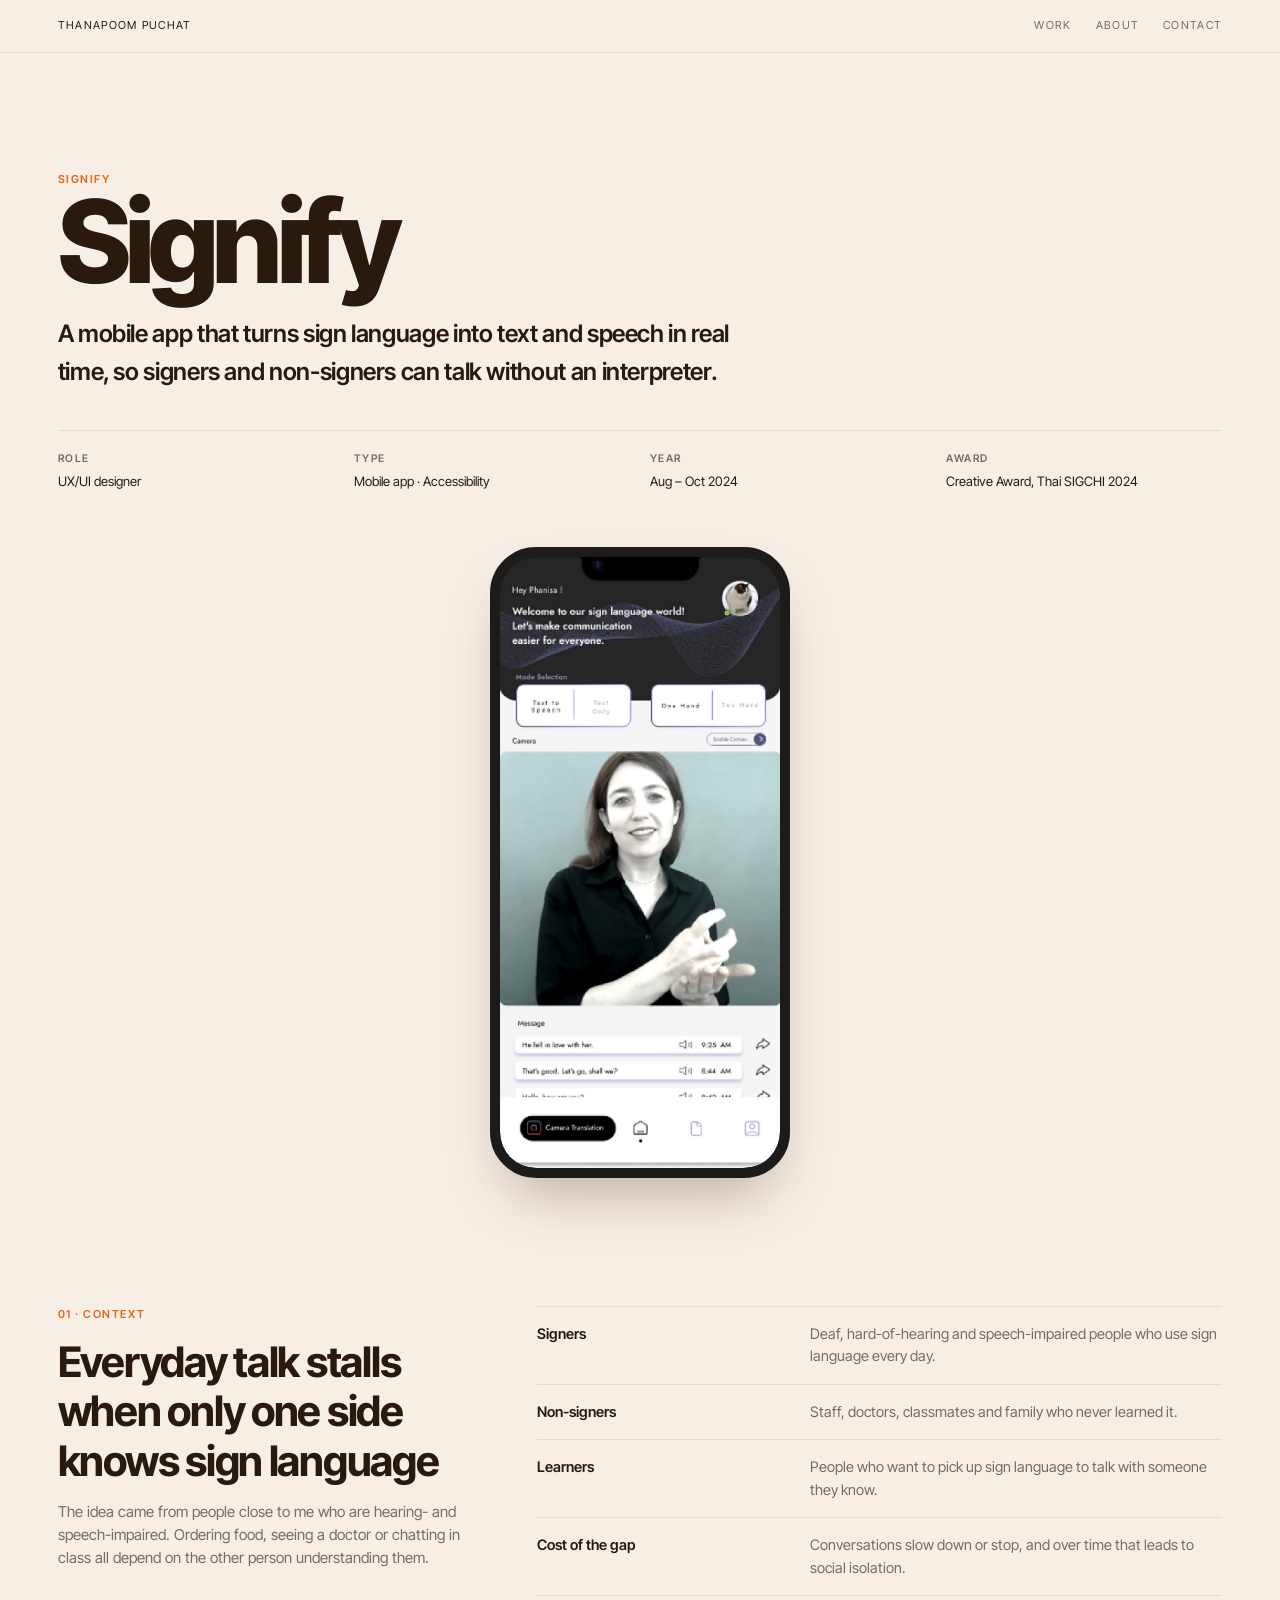
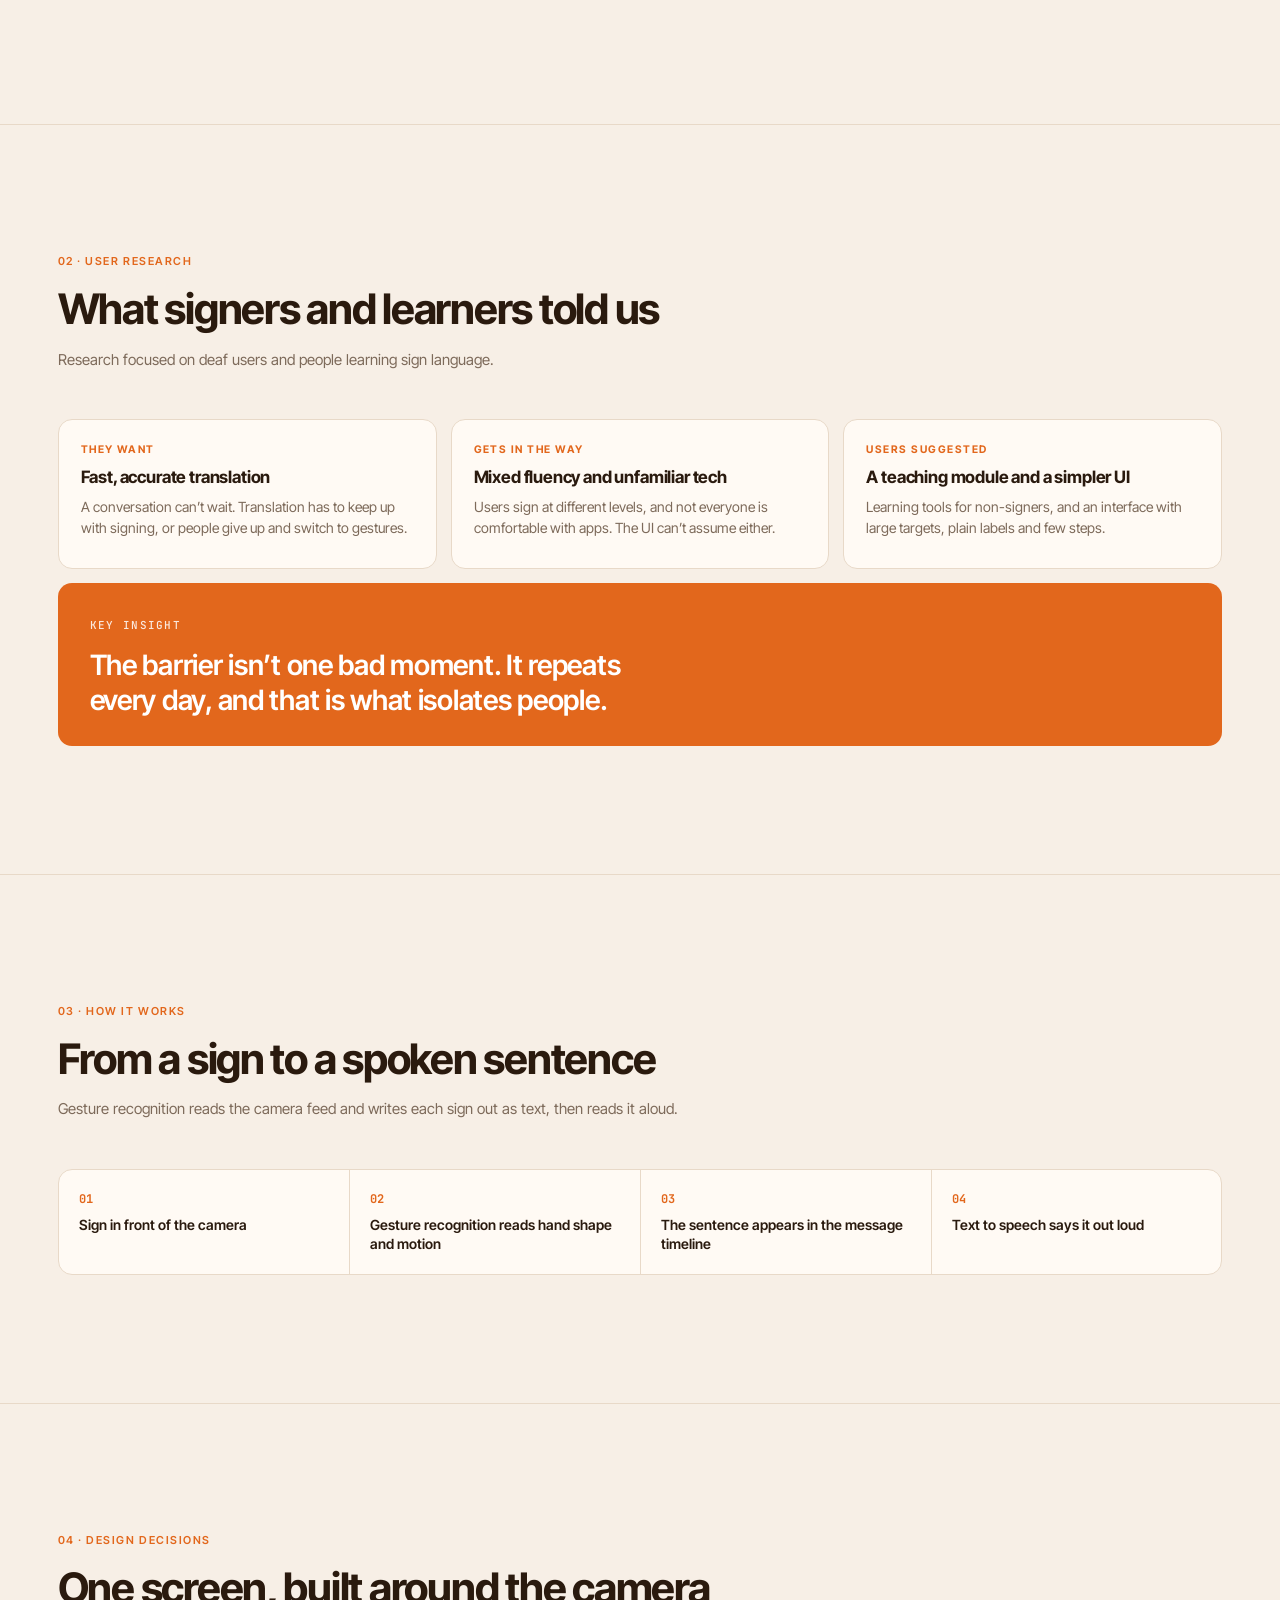
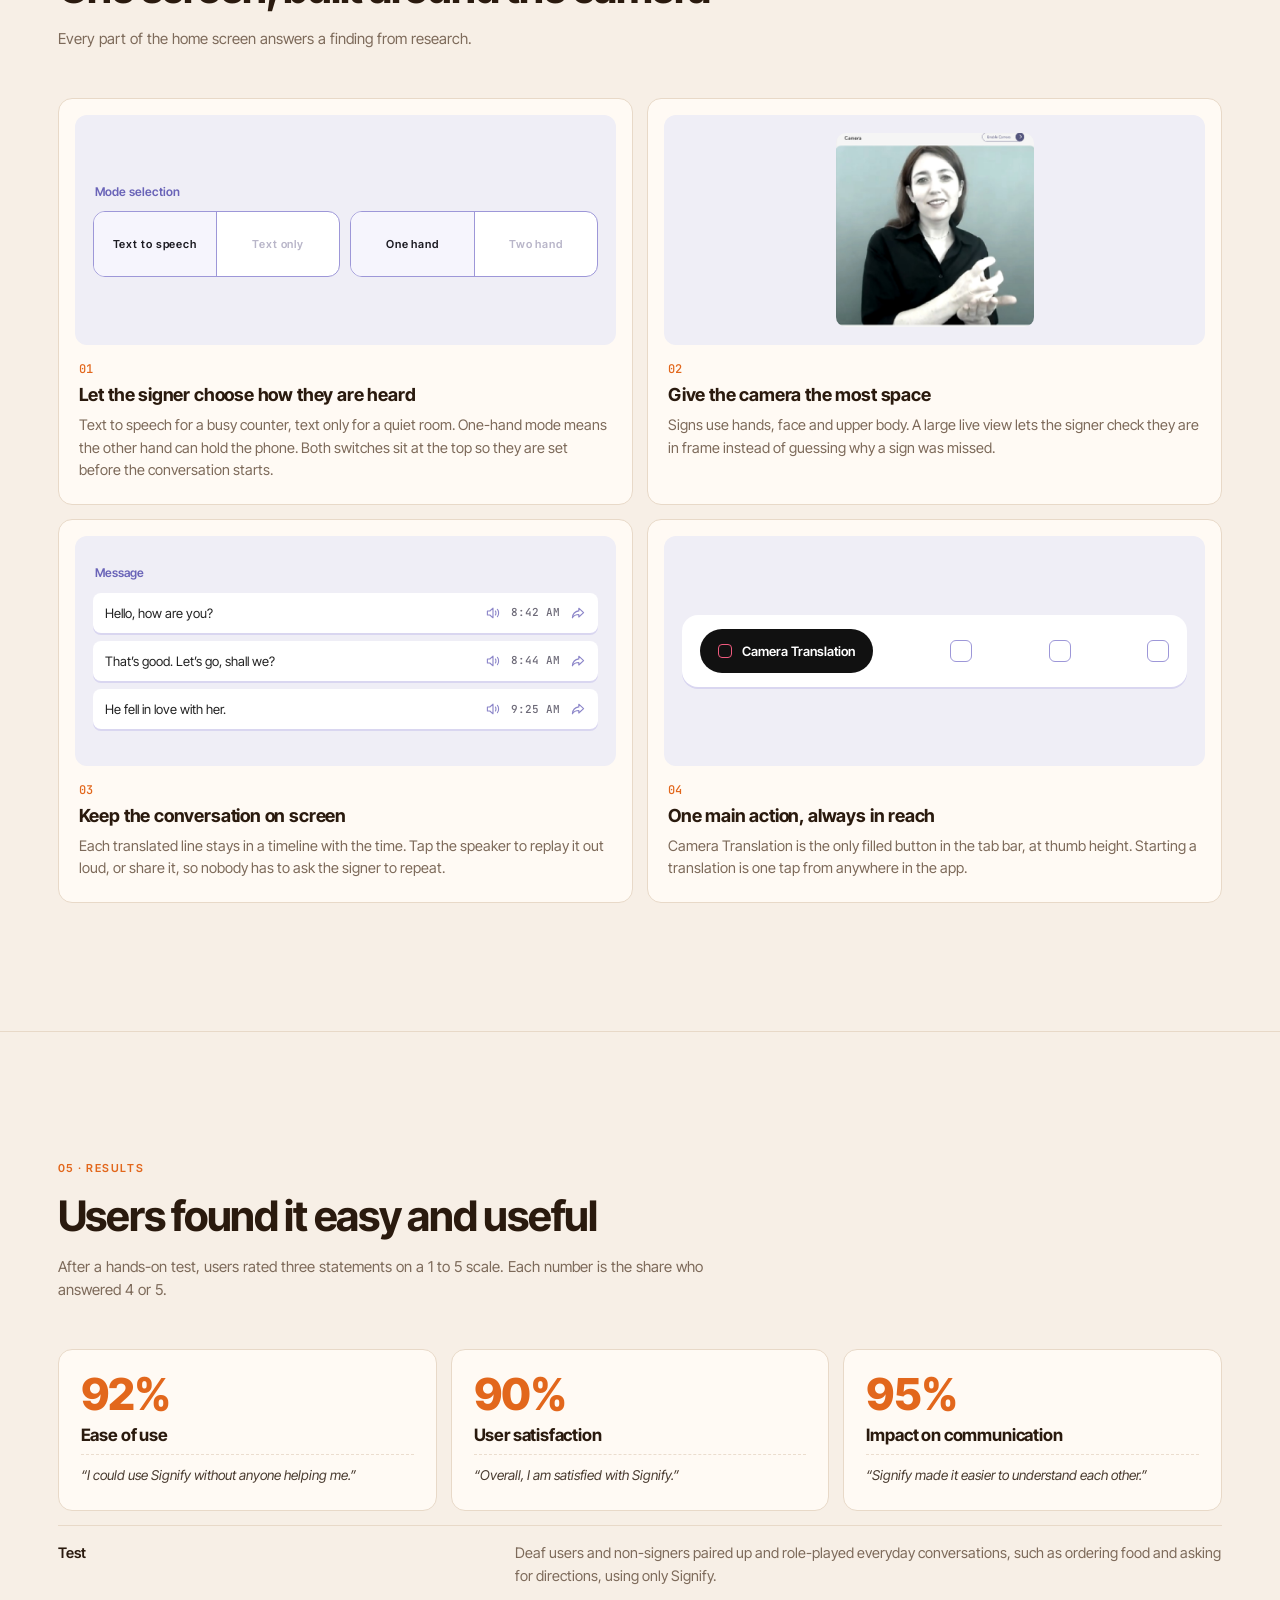
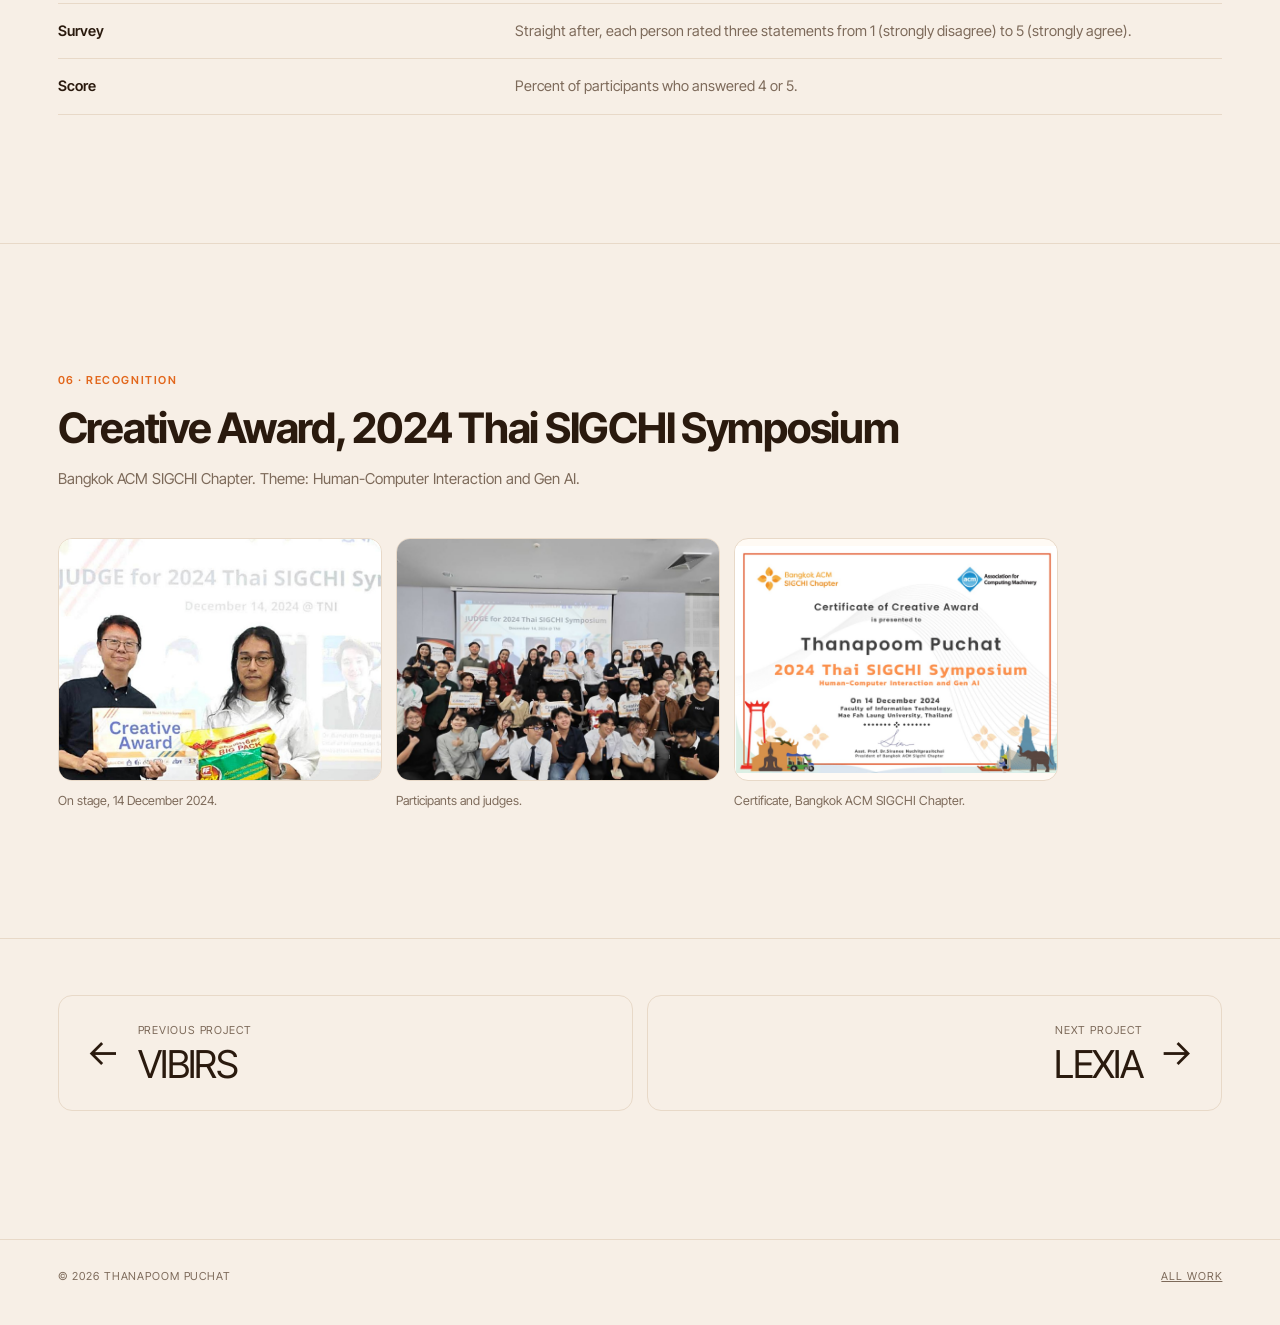
<file: work/signify.html>
<!doctype html>
<html lang="en">
<head>
  <meta charset="utf-8">
  <meta name="viewport" content="width=device-width, initial-scale=1">
  <title>Signify — Thanapoom Puchat</title>
  <meta name="description" content="Real-time sign-language translation app. Creative Award, 2024 Thai SIGCHI Symposium.">
  <link rel="preconnect" href="https://fonts.googleapis.com">
  <link rel="preconnect" href="https://fonts.gstatic.com" crossorigin>
  <link href="https://fonts.googleapis.com/css2?family=Inter+Tight:wght@400;500;600;700;800&family=JetBrains+Mono:wght@400;500&display=swap" rel="stylesheet">
  <link rel="stylesheet" href="../assets/site.css">
</head>
<body style="--bg:#f7efe6;--fg:#2a1a0e;--muted:#7d6a5a;--panel:#fffaf4;--line:#e8d9c8;--accent:#e2671c;--on-accent:#fff">
<header class="bar"><div class="wrap">
  <a href="../index.html#top">Thanapoom Puchat</a>
  <nav><a href="../index.html#work">Work</a><a class="hide-sm" href="../index.html#about">About</a><a href="../index.html#contact">Contact</a></nav>
</div></header>
<main>
<section class="hero"><div class="wrap">
  <span class="label hl">Signify</span>
  <h1 class="brand"><span class="sgn" tabindex="0"><span class="sg-w">Signify</span><span class="sg-hand" aria-hidden="true">&#128075;</span><span class="sg-tag" aria-hidden="true"><i></i><b class="sg-live">Live</b><span class="sg-txt"></span><span class="sg-bars"><u></u><u></u><u></u><u></u></span></span></span></h1>
  <p class="tagline">A mobile app that turns sign language into text and speech in real time, so signers and non-signers can talk without an interpreter.</p>
  <div class="meta"><div><b>Role</b>UX/UI designer</div><div><b>Type</b>Mobile app · Accessibility</div><div><b>Year</b>Aug – Oct 2024</div><div><b>Award</b>Creative Award, Thai SIGCHI 2024</div></div>
  <div class="sg-phone reveal"><img src="../images/signify/screen@2x.jpg" alt="Signify home screen with mode selection, camera and message history" width="371" height="809"></div>
</div></section>
<section class="slide side"><div class="wrap">
  <div><span class="label">01 · Context</span><h2>Everyday talk stalls when only one side knows sign language</h2><p class="sub">The idea came from people close to me who are hearing- and speech-impaired. Ordering food, seeing a doctor or chatting in class all depend on the other person understanding them.</p></div>
  <div><div class="content"><div class="list two reveal"><div><b>Signers</b><p>Deaf, hard-of-hearing and speech-impaired people who use sign language every day.</p></div><div><b>Non-signers</b><p>Staff, doctors, classmates and family who never learned it.</p></div><div><b>Learners</b><p>People who want to pick up sign language to talk with someone they know.</p></div><div><b>Cost of the gap</b><p>Conversations slow down or stop, and over time that leads to social isolation.</p></div></div></div></div>
</div></section>
<section class="slide"><div class="wrap">
  <span class="label">02 · User research</span>
  <h2>What signers and learners told us</h2><p class="sub">Research focused on deaf users and people learning sign language.</p>
  <div class="content"><div class="cards reveal" style="--cols:3"><div class="card"><span class="k">They want</span><h4>Fast, accurate translation</h4><p>A conversation can’t wait. Translation has to keep up with signing, or people give up and switch to gestures.</p></div><div class="card"><span class="k">Gets in the way</span><h4>Mixed fluency and unfamiliar tech</h4><p>Users sign at different levels, and not everyone is comfortable with apps. The UI can’t assume either.</p></div><div class="card"><span class="k">Users suggested</span><h4>A teaching module and a simpler UI</h4><p>Learning tools for non-signers, and an interface with large targets, plain labels and few steps.</p></div></div></div><div class="content"><div class="sg-key reveal"><span>Key insight</span><p>The barrier isn’t one bad moment. It repeats every day, and that is what isolates people.</p></div></div>
</div></section>
<section class="slide"><div class="wrap">
  <span class="label">03 · How it works</span>
  <h2>From a sign to a spoken sentence</h2><p class="sub">Gesture recognition reads the camera feed and writes each sign out as text, then reads it aloud.</p>
  <div class="content"><div class="flow reveal" style="--cols:4"><div><b>01</b><span>Sign in front of the camera</span></div><div><b>02</b><span>Gesture recognition reads hand shape and motion</span></div><div><b>03</b><span>The sentence appears in the message timeline</span></div><div><b>04</b><span>Text to speech says it out loud</span></div></div></div>
</div></section>
<section class="slide"><div class="wrap">
  <span class="label">04 · Design decisions</span>
  <h2>One screen, built around the camera</h2><p class="sub">Every part of the home screen answers a finding from research.</p>
  <div class="content"><div class="sg-dec reveal"><div class="sg-card"><div class="sg-ui"><span class="sg-cap">Mode selection</span><div class="sg-segs"><div class="sg-seg"><label><input type="radio" name="sgm1" checked><span>Text to speech</span></label><label><input type="radio" name="sgm1"><span>Text only</span></label></div><div class="sg-seg"><label><input type="radio" name="sgm2" checked><span>One hand</span></label><label><input type="radio" name="sgm2"><span>Two hand</span></label></div></div></div><span class="n">01</span><h4>Let the signer choose how they are heard</h4><p>Text to speech for a busy counter, text only for a quiet room. One-hand mode means the other hand can hold the phone. Both switches sit at the top so they are set before the conversation starts.</p></div><div class="sg-card tall"><div class="sg-ui"><img src="../images/signify/camera@3x.jpg" alt="Camera view of a person signing" loading="lazy"></div><span class="n">02</span><h4>Give the camera the most space</h4><p>Signs use hands, face and upper body. A large live view lets the signer check they are in frame instead of guessing why a sign was missed.</p></div><div class="sg-card"><div class="sg-ui"><span class="sg-cap">Message</span><div class="sg-msg"><span class="sg-mt">Hello, how are you?</span><span class="sg-ic"><svg viewBox="0 0 20 20" aria-hidden="true"><path d="M3 7.5h3l4-3.5v12l-4-3.5H3z" fill="none" stroke="currentColor" stroke-width="1.4" stroke-linejoin="round"/><path d="M13 7.5c.9.8.9 4.2 0 5M15.5 5.5c2 2 2 7 0 9" fill="none" stroke="currentColor" stroke-width="1.4" stroke-linecap="round"/></svg></span><span class="sg-tm">8:42 AM</span><span class="sg-sh"><svg viewBox="0 0 20 20" aria-hidden="true"><path d="M11 4l6 5.5-6 5.5v-3.2C7 11.8 4.6 13 3 16c.4-4.6 2.9-8 8-8.6z" fill="none" stroke="currentColor" stroke-width="1.4" stroke-linejoin="round"/></svg></span></div><div class="sg-msg"><span class="sg-mt">That’s good. Let’s go, shall we?</span><span class="sg-ic"><svg viewBox="0 0 20 20" aria-hidden="true"><path d="M3 7.5h3l4-3.5v12l-4-3.5H3z" fill="none" stroke="currentColor" stroke-width="1.4" stroke-linejoin="round"/><path d="M13 7.5c.9.8.9 4.2 0 5M15.5 5.5c2 2 2 7 0 9" fill="none" stroke="currentColor" stroke-width="1.4" stroke-linecap="round"/></svg></span><span class="sg-tm">8:44 AM</span><span class="sg-sh"><svg viewBox="0 0 20 20" aria-hidden="true"><path d="M11 4l6 5.5-6 5.5v-3.2C7 11.8 4.6 13 3 16c.4-4.6 2.9-8 8-8.6z" fill="none" stroke="currentColor" stroke-width="1.4" stroke-linejoin="round"/></svg></span></div><div class="sg-msg"><span class="sg-mt">He fell in love with her.</span><span class="sg-ic"><svg viewBox="0 0 20 20" aria-hidden="true"><path d="M3 7.5h3l4-3.5v12l-4-3.5H3z" fill="none" stroke="currentColor" stroke-width="1.4" stroke-linejoin="round"/><path d="M13 7.5c.9.8.9 4.2 0 5M15.5 5.5c2 2 2 7 0 9" fill="none" stroke="currentColor" stroke-width="1.4" stroke-linecap="round"/></svg></span><span class="sg-tm">9:25 AM</span><span class="sg-sh"><svg viewBox="0 0 20 20" aria-hidden="true"><path d="M11 4l6 5.5-6 5.5v-3.2C7 11.8 4.6 13 3 16c.4-4.6 2.9-8 8-8.6z" fill="none" stroke="currentColor" stroke-width="1.4" stroke-linejoin="round"/></svg></span></div></div><span class="n">03</span><h4>Keep the conversation on screen</h4><p>Each translated line stays in a timeline with the time. Tap the speaker to replay it out loud, or share it, so nobody has to ask the signer to repeat.</p></div><div class="sg-card"><div class="sg-ui"><div class="sg-nav"><span class="sg-pill"><i></i>Camera Translation</span><span class="sg-dot"></span><span class="sg-dot"></span><span class="sg-dot"></span></div></div><span class="n">04</span><h4>One main action, always in reach</h4><p>Camera Translation is the only filled button in the tab bar, at thumb height. Starting a translation is one tap from anywhere in the app.</p></div></div></div>
</div></section>
<section class="slide"><div class="wrap">
  <span class="label">05 · Results</span>
  <h2>Users found it easy and useful</h2><p class="sub">After a hands-on test, users rated three statements on a 1 to 5 scale. Each number is the share who answered 4 or 5.</p>
  <div class="content"><div class="cards reveal" style="--cols:3"><div class="card"><span class="big">92%</span><h4>Ease of use</h4><q>I could use Signify without anyone helping me.</q></div><div class="card"><span class="big">90%</span><h4>User satisfaction</h4><q>Overall, I am satisfied with Signify.</q></div><div class="card"><span class="big">95%</span><h4>Impact on communication</h4><q>Signify made it easier to understand each other.</q></div></div></div><div class="content"><div class="list two reveal"><div><b>Test</b><p>Deaf users and non-signers paired up and role-played everyday conversations, such as ordering food and asking for directions, using only Signify.</p></div><div><b>Survey</b><p>Straight after, each person rated three statements from 1 (strongly disagree) to 5 (strongly agree).</p></div><div><b>Score</b><p>Percent of participants who answered 4 or 5.</p></div></div></div>
</div></section>
<section class="slide"><div class="wrap">
  <span class="label">06 · Recognition</span>
  <h2>Creative Award, 2024 Thai SIGCHI Symposium</h2><p class="sub">Bangkok ACM SIGCHI Chapter. Theme: Human-Computer Interaction and Gen AI.</p>
  <div class="content"><div class="sg-award reveal"><figure class="shot reveal"><div class="frame" style="--ar:4/3"><img src="../images/signify/award@2x.jpg" alt="Receiving the Creative Award on stage" loading="lazy"></div><figcaption>On stage, 14 December 2024.</figcaption></figure><figure class="shot reveal"><div class="frame" style="--ar:4/3"><img src="../images/signify/group@2x.jpg" alt="Participants and judges at the 2024 Thai SIGCHI Symposium" loading="lazy"></div><figcaption>Participants and judges.</figcaption></figure><figure class="shot contain reveal"><div class="frame" style="--ar:4/3"><img src="../images/signify/cert@2x.jpg" alt="Certificate of Creative Award" loading="lazy"></div><figcaption>Certificate, Bangkok ACM SIGCHI Chapter.</figcaption></figure></div></div>
</div></section>
<nav class="wrap pn" aria-label="More projects"><a class="pn-p" href="vibirs.html"><span class="tiny">Previous project</span><span class="t">Vibirs</span><span class="ar" aria-hidden="true">←</span></a><a class="pn-n" href="lexia.html"><span class="tiny">Next project</span><span class="t">Lexia</span><span class="ar" aria-hidden="true">→</span></a></nav>
</main>
<footer class="wrap end tiny"><span>© 2026 Thanapoom Puchat</span><a href="../index.html#work">All work</a></footer>
<script src="../assets/site.js"></script>
</body>
</html>
</file>
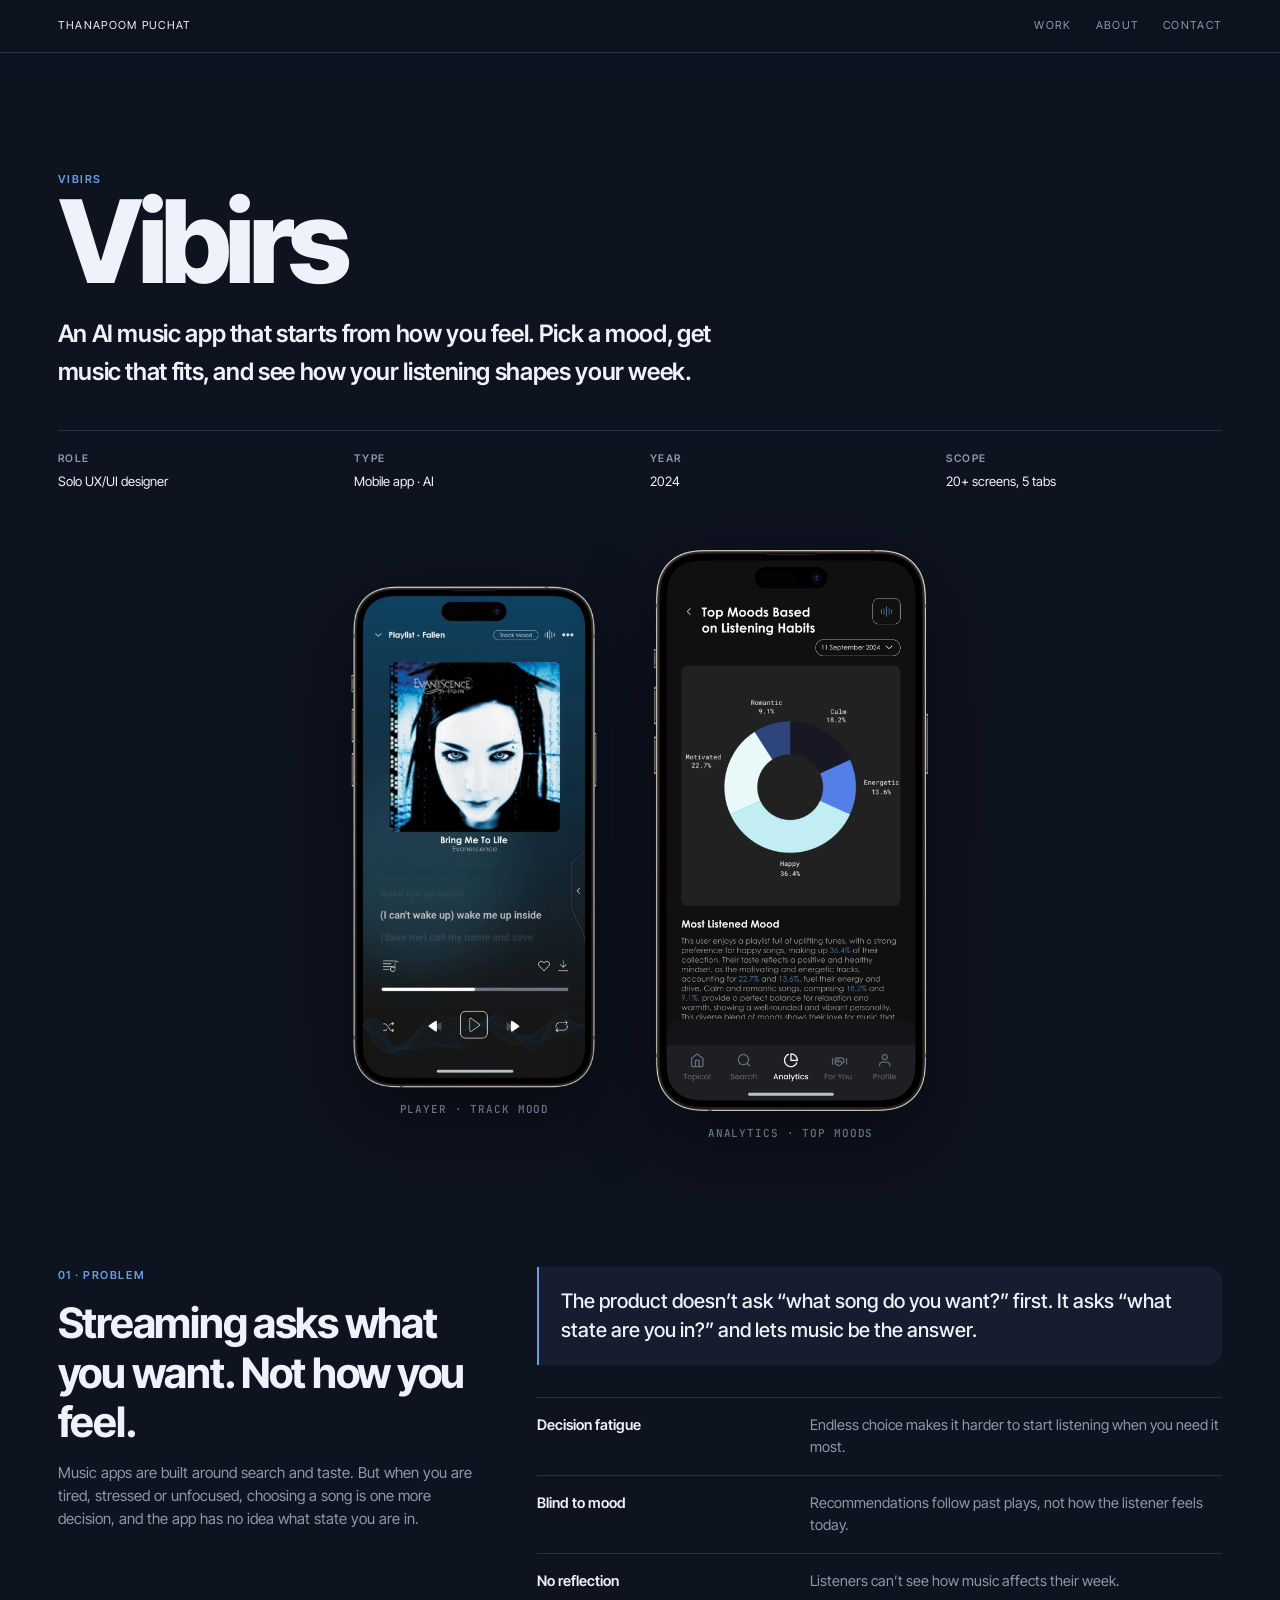
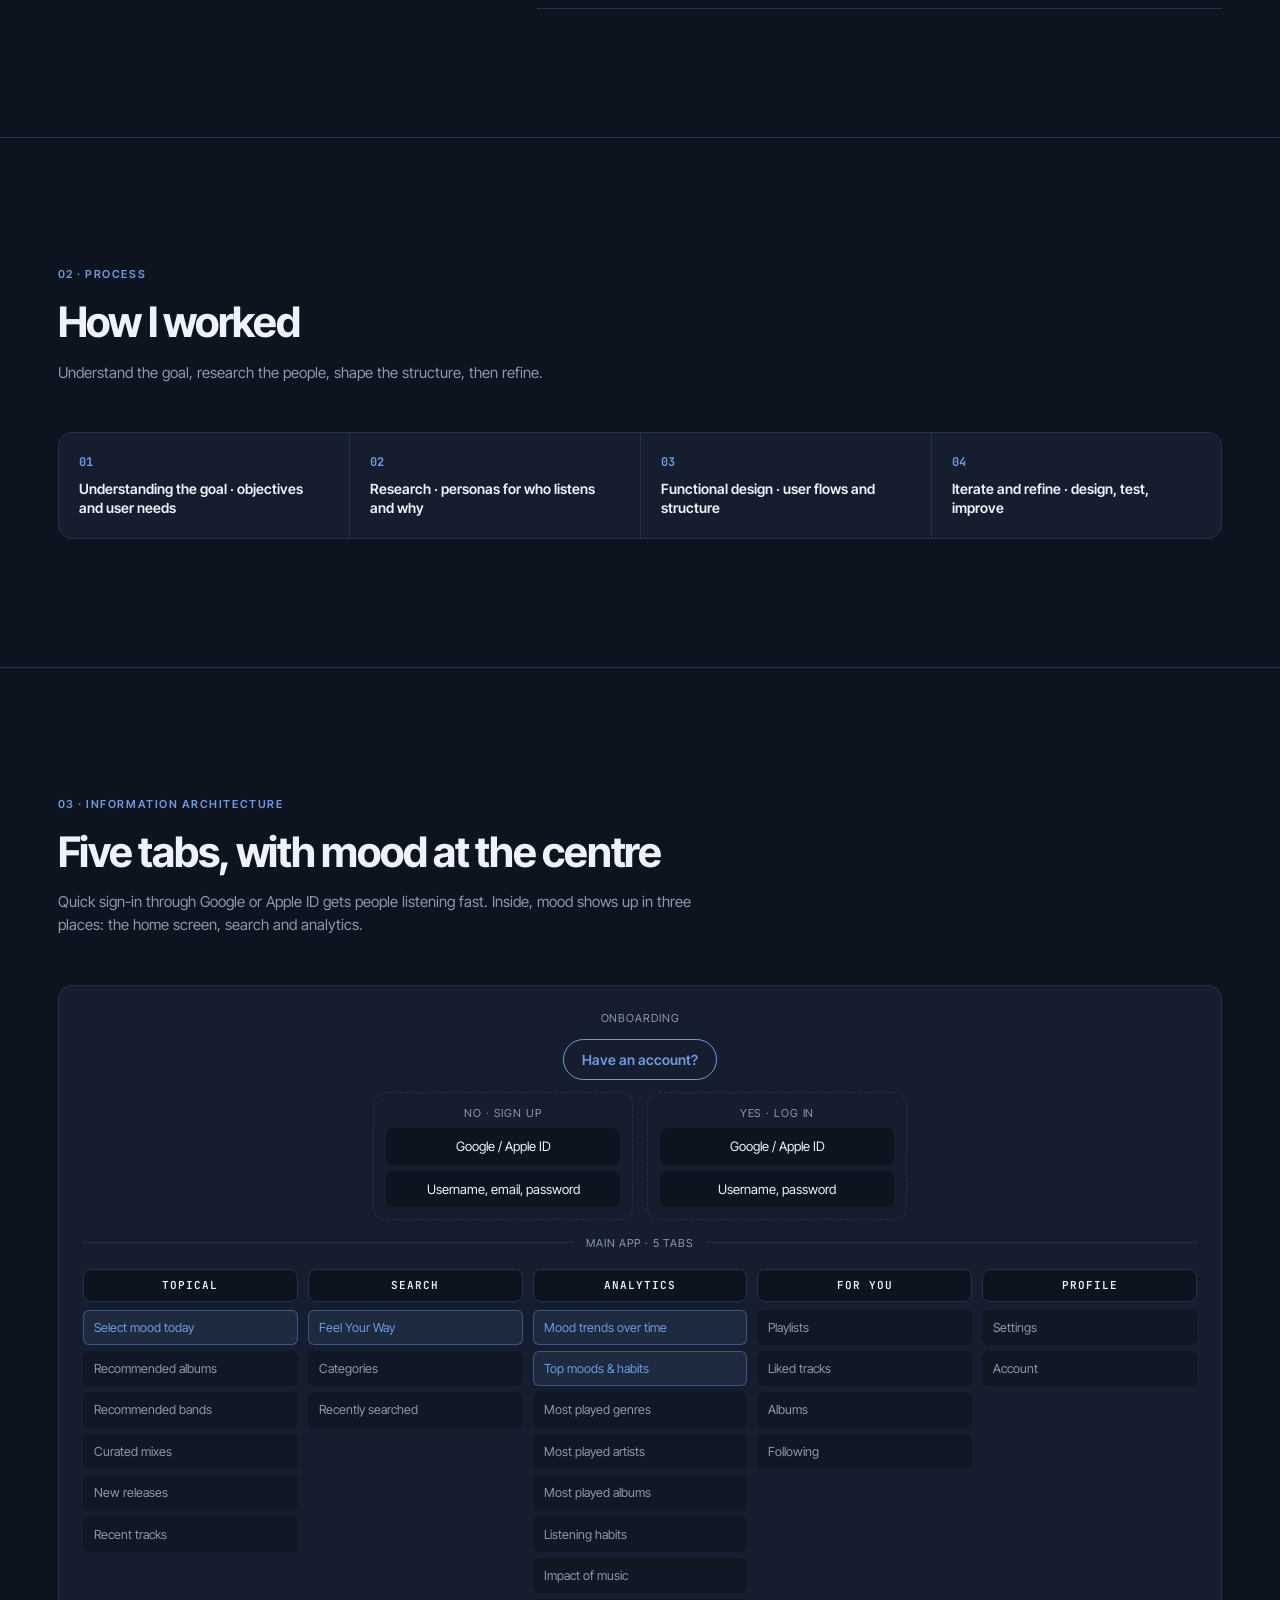
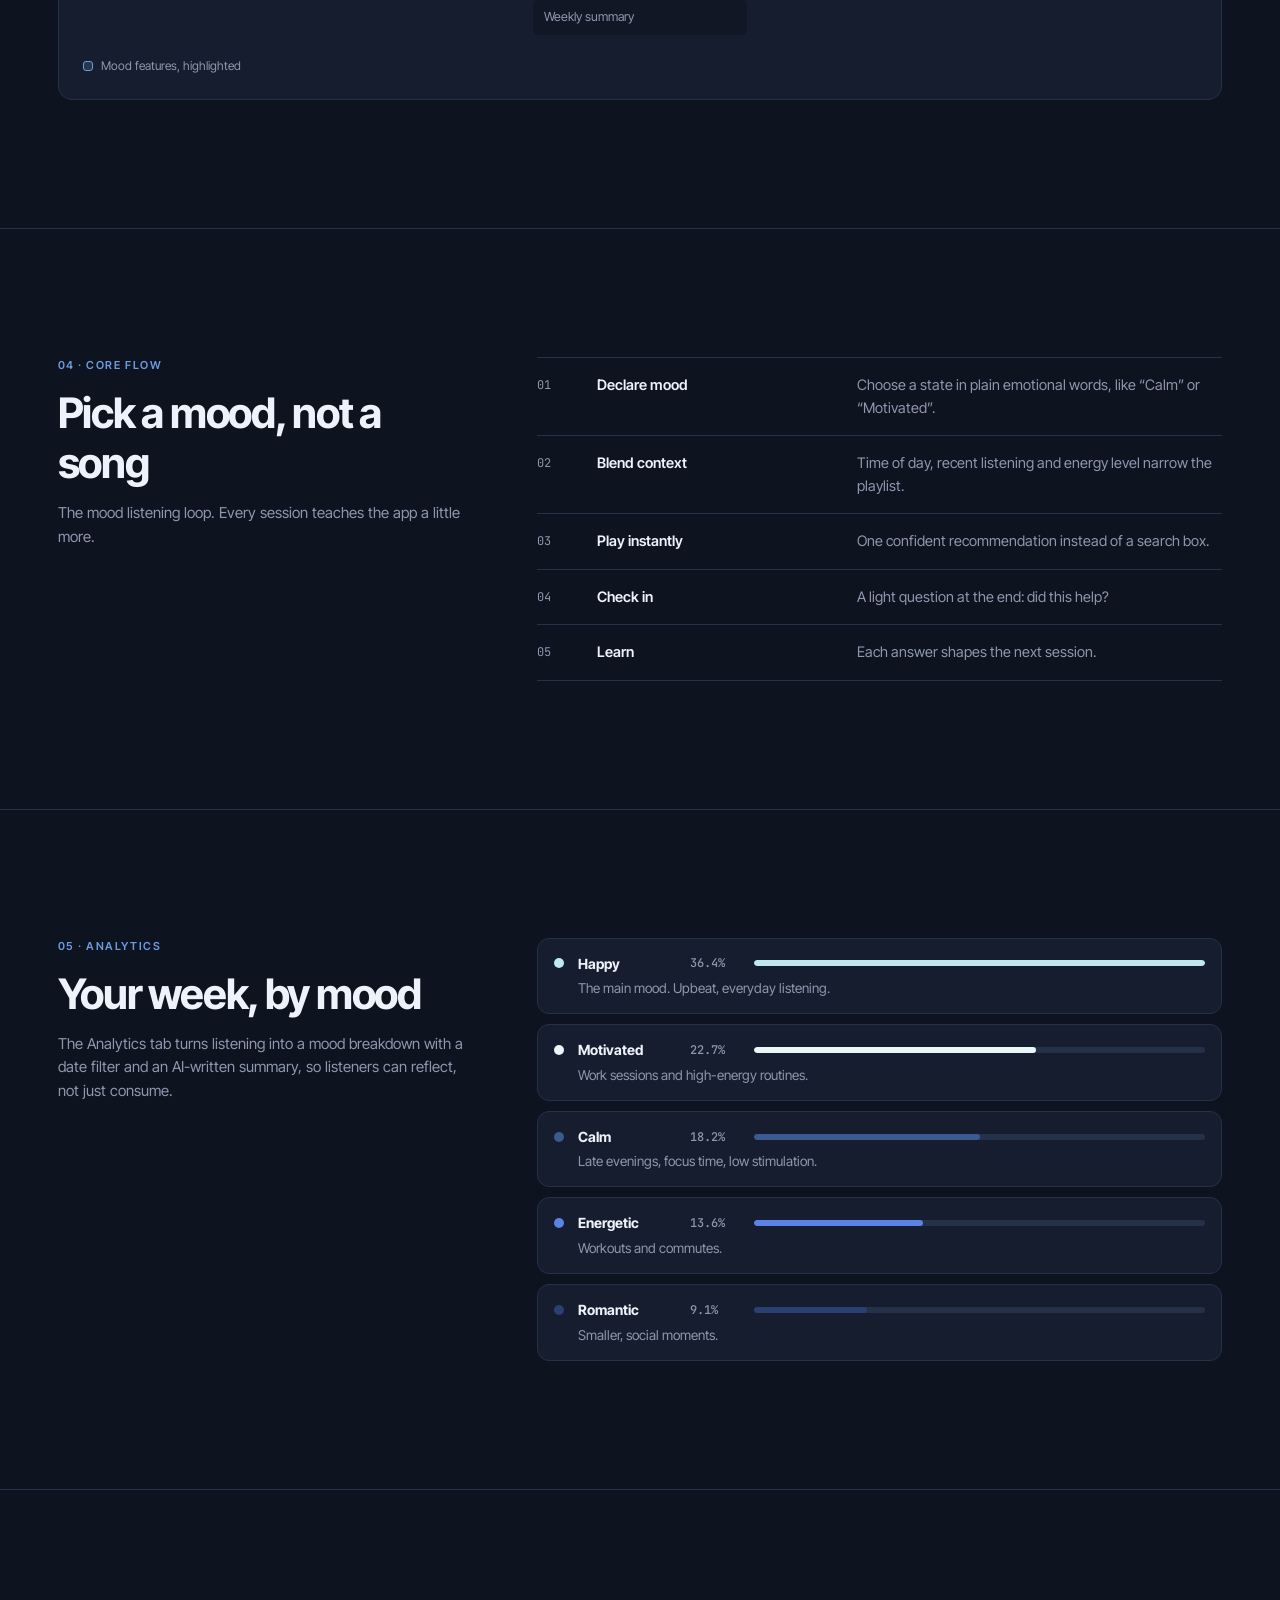
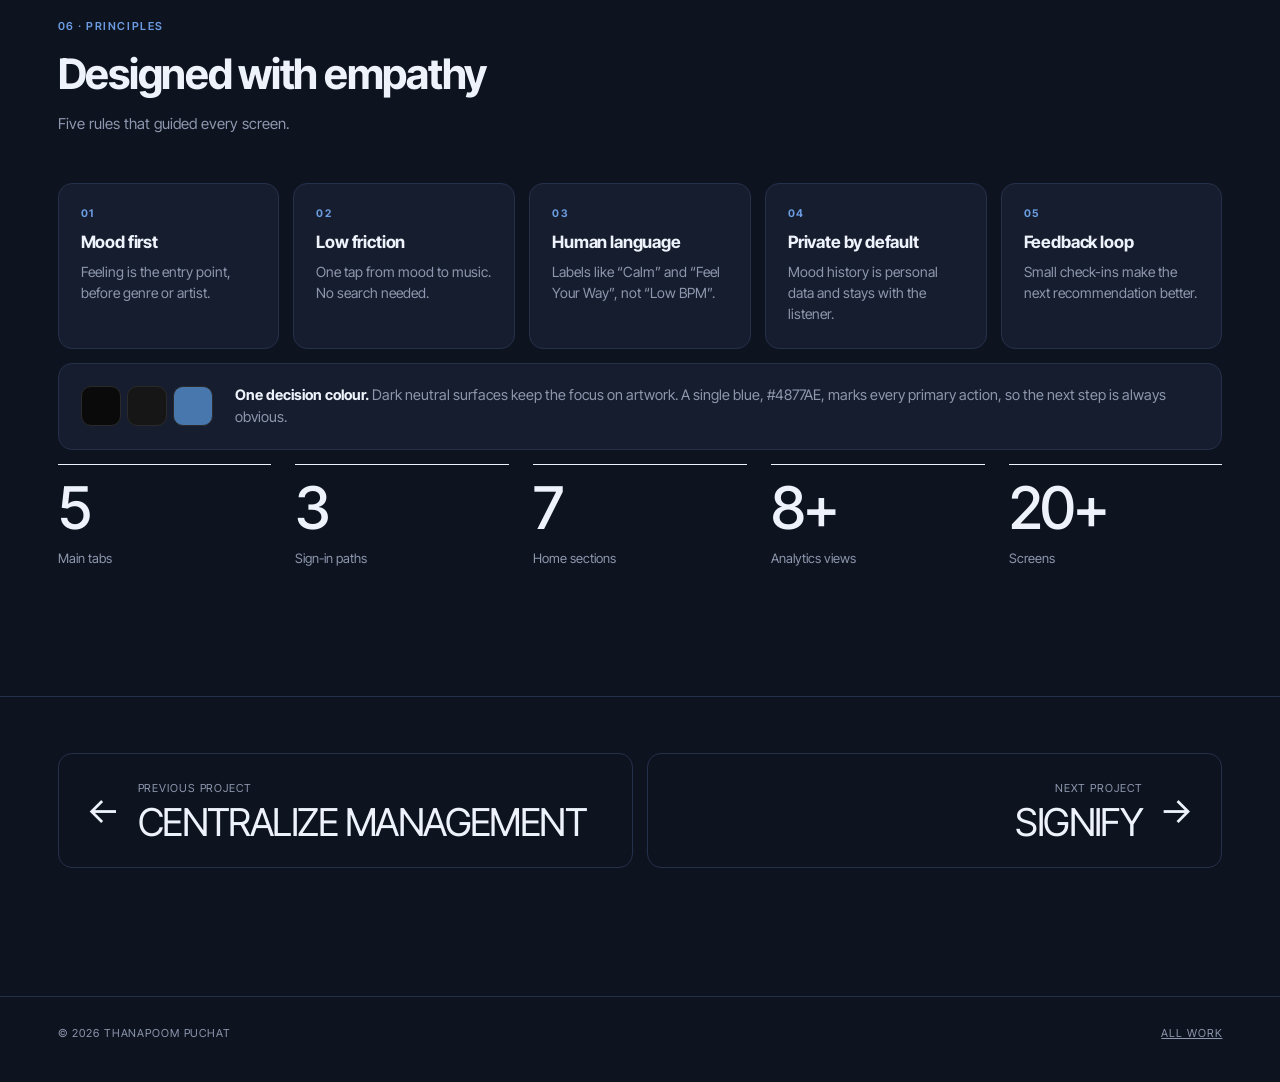
<file: work/vibirs.html>
<!doctype html>
<html lang="en">
<head>
  <meta charset="utf-8">
  <meta name="viewport" content="width=device-width, initial-scale=1">
  <title>Vibirs — Thanapoom Puchat</title>
  <meta name="description" content="A mood-first music streaming app concept with AI listening analytics.">
  <link rel="preconnect" href="https://fonts.googleapis.com">
  <link rel="preconnect" href="https://fonts.gstatic.com" crossorigin>
  <link href="https://fonts.googleapis.com/css2?family=Inter+Tight:wght@400;500;600;700;800&family=JetBrains+Mono:wght@400;500&display=swap" rel="stylesheet">
  <link rel="stylesheet" href="../assets/site.css">
</head>
<body style="--bg:#0e1320;--fg:#eef2fb;--muted:#8d97ad;--panel:#161d2e;--line:#253049;--accent:#6b9be0;--on-accent:#0e1320">
<header class="bar"><div class="wrap">
  <a href="../index.html#top">Thanapoom Puchat</a>
  <nav><a href="../index.html#work">Work</a><a class="hide-sm" href="../index.html#about">About</a><a href="../index.html#contact">Contact</a></nav>
</div></header>
<main>
<section class="hero"><div class="wrap">
  <span class="label hl">Vibirs</span>
  <h1 class="brand"><span class="vb" tabindex="0"><span class="vb-w" aria-label="Vibirs"><i aria-hidden="true" style="--i:0">V</i><i aria-hidden="true" style="--i:1">i</i><i aria-hidden="true" style="--i:2">b</i><i aria-hidden="true" style="--i:3">i</i><i aria-hidden="true" style="--i:4">r</i><i aria-hidden="true" style="--i:5">s</i></span><span class="vb-tag" aria-hidden="true"><span class="vb-eq"><u></u><u></u><u></u><u></u><u></u></span><span class="vb-lb">Feeling</span><b class="vb-mood">Calm</b></span></span></h1>
  <p class="tagline">An AI music app that starts from how you feel. Pick a mood, get music that fits, and see how your listening shapes your week.</p>
  <div class="meta"><div><b>Role</b>Solo UX/UI designer</div><div><b>Type</b>Mobile app · AI</div><div><b>Year</b>2024</div><div><b>Scope</b>20+ screens, 5 tabs</div></div>
  <div class="vb-hero"><figure class="reveal"><img src="../images/vibirs/player.webp" alt="Vibirs player with Track Mood button and live lyrics" width="800" height="1620"><figcaption>Player · Track Mood</figcaption></figure><figure class="reveal"><img src="../images/vibirs/analytics.webp" alt="Vibirs analytics: top moods based on listening habits" width="1000" height="2024"><figcaption>Analytics · Top moods</figcaption></figure></div>
</div></section>
<section class="slide side"><div class="wrap">
  <div><span class="label">01 · Problem</span><h2>Streaming asks what you want. Not how you feel.</h2><p class="sub">Music apps are built around search and taste. But when you are tired, stressed or unfocused, choosing a song is one more decision, and the app has no idea what state you are in.</p></div>
  <div><div class="content"><blockquote class="vb-quote reveal">The product doesn’t ask “what song do you want?” first. It asks “what state are you in?” and lets music be the answer.</blockquote></div><div class="content"><div class="list two reveal"><div><b>Decision fatigue</b><p>Endless choice makes it harder to start listening when you need it most.</p></div><div><b>Blind to mood</b><p>Recommendations follow past plays, not how the listener feels today.</p></div><div><b>No reflection</b><p>Listeners can’t see how music affects their week.</p></div></div></div></div>
</div></section>
<section class="slide"><div class="wrap">
  <span class="label">02 · Process</span>
  <h2>How I worked</h2><p class="sub">Understand the goal, research the people, shape the structure, then refine.</p>
  <div class="content"><div class="flow reveal" style="--cols:4"><div><b>01</b><span>Understanding the goal · objectives and user needs</span></div><div><b>02</b><span>Research · personas for who listens and why</span></div><div><b>03</b><span>Functional design · user flows and structure</span></div><div><b>04</b><span>Iterate and refine · design, test, improve</span></div></div></div>
</div></section>
<section class="slide"><div class="wrap">
  <span class="label">03 · Information architecture</span>
  <h2>Five tabs, with mood at the centre</h2><p class="sub">Quick sign-in through Google or Apple ID gets people listening fast. Inside, mood shows up in three places: the home screen, search and analytics.</p>
  <div class="content"><div class="vb-ia reveal"><div class="vb-on"><span class="tiny">Onboarding</span><div class="vb-q">Have an account?</div><div class="vb-br"><div><span class="tiny">No · Sign up</span><i>Google / Apple ID</i><i>Username, email, password</i></div><div><span class="tiny">Yes · Log in</span><i>Google / Apple ID</i><i>Username, password</i></div></div></div><div class="vb-tabs"><span class="tiny vb-main">Main app · 5 tabs</span><div class="vb-col"><b>Topical</b><ul><li class=hi>Select mood today</li><li>Recommended albums</li><li>Recommended bands</li><li>Curated mixes</li><li>New releases</li><li>Recent tracks</li></ul></div><div class="vb-col"><b>Search</b><ul><li class=hi>Feel Your Way</li><li>Categories</li><li>Recently searched</li></ul></div><div class="vb-col"><b>Analytics</b><ul><li class=hi>Mood trends over time</li><li class=hi>Top moods &amp; habits</li><li>Most played genres</li><li>Most played artists</li><li>Most played albums</li><li>Listening habits</li><li>Impact of music</li><li>Weekly summary</li></ul></div><div class="vb-col"><b>For You</b><ul><li>Playlists</li><li>Liked tracks</li><li>Albums</li><li>Following</li></ul></div><div class="vb-col"><b>Profile</b><ul><li>Settings</li><li>Account</li></ul></div></div><p class="vb-key"><span></span>Mood features, highlighted</p></div></div>
</div></section>
<section class="slide side"><div class="wrap">
  <div><span class="label">04 · Core flow</span><h2>Pick a mood, not a song</h2><p class="sub">The mood listening loop. Every session teaches the app a little more.</p></div>
  <div><div class="content"><div class="list reveal"><div><span class="n">01</span><b>Declare mood</b><p>Choose a state in plain emotional words, like “Calm” or “Motivated”.</p></div><div><span class="n">02</span><b>Blend context</b><p>Time of day, recent listening and energy level narrow the playlist.</p></div><div><span class="n">03</span><b>Play instantly</b><p>One confident recommendation instead of a search box.</p></div><div><span class="n">04</span><b>Check in</b><p>A light question at the end: did this help?</p></div><div><span class="n">05</span><b>Learn</b><p>Each answer shapes the next session.</p></div></div></div></div>
</div></section>
<section class="slide side"><div class="wrap">
  <div><span class="label">05 · Analytics</span><h2>Your week, by mood</h2><p class="sub">The Analytics tab turns listening into a mood breakdown with a date filter and an AI-written summary, so listeners can reflect, not just consume.</p></div>
  <div><div class="content"><div class="vb-moods reveal"><div><i style="background:#bfe9f0"></i><b>Happy</b><span class="vb-pc">36.4%</span><span class="vb-bar"><s style="--w:100.0%;background:#bfe9f0"></s></span><p>The main mood. Upbeat, everyday listening.</p></div><div><i style="background:#e8f6f8"></i><b>Motivated</b><span class="vb-pc">22.7%</span><span class="vb-bar"><s style="--w:62.4%;background:#e8f6f8"></s></span><p>Work sessions and high-energy routines.</p></div><div><i style="background:#3b5a8f"></i><b>Calm</b><span class="vb-pc">18.2%</span><span class="vb-bar"><s style="--w:50.0%;background:#3b5a8f"></s></span><p>Late evenings, focus time, low stimulation.</p></div><div><i style="background:#5b82e6"></i><b>Energetic</b><span class="vb-pc">13.6%</span><span class="vb-bar"><s style="--w:37.4%;background:#5b82e6"></s></span><p>Workouts and commutes.</p></div><div><i style="background:#2a3f73"></i><b>Romantic</b><span class="vb-pc">9.1%</span><span class="vb-bar"><s style="--w:25.0%;background:#2a3f73"></s></span><p>Smaller, social moments.</p></div></div></div></div>
</div></section>
<section class="slide"><div class="wrap">
  <span class="label">06 · Principles</span>
  <h2>Designed with empathy</h2><p class="sub">Five rules that guided every screen.</p>
  <div class="content"><div class="cards reveal" style="--cols:5"><div class="card"><span class="k">01</span><h4>Mood first</h4><p>Feeling is the entry point, before genre or artist.</p></div><div class="card"><span class="k">02</span><h4>Low friction</h4><p>One tap from mood to music. No search needed.</p></div><div class="card"><span class="k">03</span><h4>Human language</h4><p>Labels like “Calm” and “Feel Your Way”, not “Low BPM”.</p></div><div class="card"><span class="k">04</span><h4>Private by default</h4><p>Mood history is personal data and stays with the listener.</p></div><div class="card"><span class="k">05</span><h4>Feedback loop</h4><p>Small check-ins make the next recommendation better.</p></div></div></div><div class="content"><div class="vb-sys reveal"><div class="vb-sw"><i style="background:#0a0a0a"></i><i style="background:#161616"></i><i style="background:#4877ae"></i></div><p><b>One decision colour.</b> Dark neutral surfaces keep the focus on artwork. A single blue, #4877AE, marks every primary action, so the next step is always obvious.</p></div></div><div class="content"><div class="stats reveal" style="--cols:5"><div><b>5</b><span>Main tabs</span></div><div><b>3</b><span>Sign-in paths</span></div><div><b>7</b><span>Home sections</span></div><div><b>8+</b><span>Analytics views</span></div><div><b>20+</b><span>Screens</span></div></div></div>
</div></section>
<nav class="wrap pn" aria-label="More projects"><a class="pn-p" href="centralize.html"><span class="tiny">Previous project</span><span class="t">Centralize Management</span><span class="ar" aria-hidden="true">←</span></a><a class="pn-n" href="signify.html"><span class="tiny">Next project</span><span class="t">Signify</span><span class="ar" aria-hidden="true">→</span></a></nav>
</main>
<footer class="wrap end tiny"><span>© 2026 Thanapoom Puchat</span><a href="../index.html#work">All work</a></footer>
<script src="../assets/site.js"></script>
</body>
</html>
</file>
<file: assets/site.css>
/* Thanapoom Puchat — Portfolio 2027
   Slide-style case studies: each project sets a theme on <body>
   (--bg, --fg, --muted, --panel, --line, --accent, --on-accent). */

:root {
  --bg: #f4f3ef;
  --fg: #111111;
  --muted: #6f6f6f;
  --panel: #ffffff;
  --line: #dddbd4;
  --accent: #ff4d14;
  --on-accent: #ffffff;
  --max: 1280px;
  --pad: clamp(16px, 4.5vw, 64px);
  --r: 14px;
  --sans: "Inter Tight", "Inter", system-ui, -apple-system, "Segoe UI", sans-serif;
  --mono: "JetBrains Mono", ui-monospace, monospace;
}

* { box-sizing: border-box; }
html { scroll-behavior: smooth; -webkit-text-size-adjust: 100%; }
body {
  margin: 0; background: var(--bg); color: var(--fg);
  font-family: var(--sans); font-size: 16px; line-height: 1.55;
  -webkit-font-smoothing: antialiased; overflow-x: hidden;
}
img { max-width: 100%; display: block; }
a { color: inherit; }
::selection { background: var(--accent); color: var(--on-accent); }
.wrap { max-width: var(--max); margin: 0 auto; padding: 0 var(--pad); }
.hl { color: var(--accent); }
.label { font-size: 11px; letter-spacing: .14em; text-transform: uppercase; font-weight: 600; }
.tiny { font-size: 11px; letter-spacing: .08em; text-transform: uppercase; color: var(--muted); }

/* ---------- Top bar ---------- */
.bar { position: sticky; top: 0; z-index: 40; background: color-mix(in srgb, var(--bg) 90%, transparent); backdrop-filter: blur(10px); -webkit-backdrop-filter: blur(10px); border-bottom: 1px solid var(--line); }
.bar .wrap { display: flex; justify-content: space-between; align-items: center; height: 52px; font-size: 11px; letter-spacing: .12em; text-transform: uppercase; }
.bar a { text-decoration: none; }
.bar nav { display: flex; gap: 24px; }
.bar nav a { color: var(--muted); }
.bar nav a:hover { color: var(--fg); }
@media (max-width: 600px) { .bar nav a.hide-sm { display: none; } }

/* ---------- Home: cover ---------- */
.cover { min-height: calc(100vh - 52px); display: flex; flex-direction: column; justify-content: space-between; padding-top: clamp(40px, 8vh, 96px); padding-bottom: 28px; }
.cover h1 { margin: 0; font-weight: 400; letter-spacing: -.045em; line-height: .9; font-size: clamp(56px, 12.5vw, 196px); text-transform: uppercase; }
.cover h1 .l2 { display: block; padding-left: clamp(0px, 18vw, 300px); }
.cover h1 sup { font-size: .55em; vertical-align: .35em; margin-left: .04em; }
.cover .who { display: grid; grid-template-columns: 1fr auto; gap: 24px; align-items: end; margin-top: 40px; }
.cover .who b { display: block; font-size: 13px; letter-spacing: .06em; text-transform: uppercase; }
.cover .who span { display: block; font-size: 12px; color: var(--muted); }
.cover .foot { text-align: center; border-top: 1px solid var(--line); padding-top: 16px; margin-top: 48px; }

/* ---------- Home: dark about ---------- */
.dark { background: #1b1b1b; color: #eaeaea; --muted: #8b8b8b; --line: #333; }
.about { padding-top: clamp(56px, 9vw, 112px); padding-bottom: clamp(56px, 9vw, 112px); }
.about .top { display: flex; justify-content: space-between; margin-bottom: 56px; }
.about .grid { display: grid; grid-template-columns: 1.1fr 2fr; gap: clamp(28px, 5vw, 80px); }
.about h2 { margin: 0 0 6px; font-size: 22px; font-weight: 600; letter-spacing: -.01em; }
.about .me p { color: #bdbdbd; font-size: 15px; max-width: 360px; margin: 18px 0 28px; }
.about .me ul { list-style: none; padding: 0; margin: 0; font-size: 13px; color: #bdbdbd; display: grid; gap: 6px; }
.rows { display: grid; gap: 0; }
.rows .row { display: grid; grid-template-columns: 120px 1fr 1fr; gap: 16px; padding: 12px 0; border-top: 1px solid var(--line); font-size: 13.5px; }
.rows .row span:first-child { color: var(--muted); font-family: var(--mono); font-size: 12px; }
.rows .row span:last-child { color: #a8a8a8; }
.rows h3 { font-size: 11px; letter-spacing: .14em; text-transform: uppercase; color: var(--muted); margin: 0 0 10px; font-weight: 600; }
.rows + .rows { margin-top: 40px; }
@media (max-width: 860px) { .about .grid { grid-template-columns: 1fr; } .rows .row { grid-template-columns: 96px 1fr; } .rows .row span:last-child { grid-column: 2; } }

/* ---------- Home: index ---------- */
.index { padding-top: clamp(56px, 9vw, 112px); padding-bottom: clamp(56px, 9vw, 112px); }
.index .head { display: flex; justify-content: space-between; align-items: end; margin-bottom: 28px; }
.index h2 { margin: 0; font-size: clamp(40px, 6vw, 80px); font-weight: 400; letter-spacing: -.04em; text-transform: uppercase; line-height: 1; }
.item { display: grid; grid-template-columns: 56px 1.3fr 1fr 120px 28px; gap: 16px; align-items: center; padding: 22px 0; border-top: 1px solid var(--line); text-decoration: none; transition: padding .3s; }
.item:last-child { border-bottom: 1px solid var(--line); }
.item .n { font-family: var(--mono); font-size: 12px; color: var(--muted); }
.item .t { font-size: clamp(20px, 2.4vw, 30px); letter-spacing: -.02em; font-weight: 500; line-height: 1.15; }
.item .d { font-size: 13.5px; color: var(--muted); }
.item .y { font-size: 12px; color: var(--muted); text-align: right; font-family: var(--mono); }
.item .arrow { text-align: right; transition: transform .3s; }
.item .sw { display: inline-block; width: 10px; height: 10px; border-radius: 50%; margin-right: 10px; background: var(--c); vertical-align: middle; }
.item:hover { padding-left: 10px; }
.item:hover .arrow { transform: translateX(4px); }
.item.feat .t { font-size: clamp(26px, 3.4vw, 44px); }
@media (max-width: 760px) { .item { grid-template-columns: 36px 1fr 24px; } .item .d, .item .y { display: none; } }

.contact { padding-top: clamp(56px, 9vw, 112px); padding-bottom: 32px; }
.contact h2 { margin: 0; font-weight: 400; letter-spacing: -.045em; text-transform: uppercase; line-height: .95; font-size: clamp(44px, 9vw, 140px); }
.contact .links { display: flex; flex-wrap: wrap; gap: 12px 32px; margin-top: 40px; font-size: 14px; }
.contact .links a { text-decoration: none; border-bottom: 1px solid currentColor; }
.end { display: flex; justify-content: space-between; gap: 16px; flex-wrap: wrap; padding-top: 28px; padding-bottom: 40px; border-top: 1px solid var(--line); margin-top: 72px; }

/* ---------- Case: slides ---------- */
.slide { padding: clamp(64px, 10vw, 128px) 0; border-bottom: 1px solid var(--line); }
.slide .label { color: var(--accent); margin-bottom: 14px; display: block; }
.slide h2 { margin: 0; font-size: clamp(26px, 3.4vw, 42px); font-weight: 700; letter-spacing: -.03em; line-height: 1.18; max-width: 880px; }
.slide .sub { color: var(--muted); font-size: 15px; margin: 14px 0 0; max-width: 680px; }
.slide .content { margin-top: clamp(28px, 4vw, 48px); }

.hero { padding: clamp(56px, 9vw, 112px) 0 0; }
.hero .brand { font-size: clamp(48px, 9vw, 128px); font-weight: 800; letter-spacing: -.05em; line-height: .9; margin: 0; }
.hero .brand em { font-style: normal; color: var(--accent); }
.hero .tagline { font-size: clamp(18px, 2vw, 24px); font-weight: 600; letter-spacing: -.015em; margin: 22px 0 0; max-width: 720px; }
.hero .meta { display: grid; grid-template-columns: repeat(4, 1fr); gap: 20px; margin-top: 40px; padding-top: 20px; border-top: 1px solid var(--line); font-size: 13px; }
.hero .meta div b { display: block; font-size: 10.5px; letter-spacing: .14em; text-transform: uppercase; color: var(--muted); font-weight: 600; margin-bottom: 4px; }
@media (max-width: 760px) { .hero .meta { grid-template-columns: repeat(2, 1fr); } }
.hero .shot { margin-top: clamp(36px, 5vw, 64px); }

.cards { display: grid; gap: 14px; grid-template-columns: repeat(var(--cols, 3), minmax(0, 1fr)); }
@media (max-width: 900px) { .cards { grid-template-columns: repeat(2, minmax(0, 1fr)); } }
@media (max-width: 560px) { .cards { grid-template-columns: 1fr; } }
.card { background: var(--panel); border: 1px solid var(--line); border-radius: var(--r); padding: 22px 22px 24px; display: flex; flex-direction: column; gap: 8px; min-height: 150px; }
.card .k { font-size: 10.5px; letter-spacing: .14em; text-transform: uppercase; color: var(--accent); font-weight: 700; }
.card h4 { margin: 0; font-size: 17px; font-weight: 700; letter-spacing: -.01em; line-height: 1.3; }
.card p { margin: 0; font-size: 14px; color: var(--muted); line-height: 1.5; }
.card .big { font-size: clamp(30px, 3.6vw, 44px); font-weight: 800; letter-spacing: -.03em; line-height: 1; color: var(--accent); }
.card q { font-size: 13.5px; font-style: italic; color: var(--fg); opacity: .85; margin-top: auto; padding-top: 10px; border-top: 1px dashed var(--line); }
.card.insight { background: var(--accent); color: var(--on-accent); border-color: var(--accent); }
.card.insight .k, .card.insight p { color: var(--on-accent); opacity: .9; }

.shot { margin: 0; }
.shot .frame { border-radius: var(--r); overflow: hidden; background: var(--panel); border: 1px solid var(--line); aspect-ratio: var(--ar, 16/10); }
.shot .frame img { width: 100%; height: 100%; object-fit: cover; object-position: top center; }
.shot.contain .frame img { object-fit: contain; object-position: center; }
.shot figcaption { font-size: 12.5px; color: var(--muted); margin-top: 10px; }
.shot.phone { max-width: 300px; margin: 0 auto; }
.shot.phone .frame { aspect-ratio: 390/844; border-radius: 34px; border: 8px solid #111; }
.duo, .trio { display: grid; gap: 14px; grid-template-columns: repeat(2, minmax(0, 1fr)); align-items: start; }
.trio { grid-template-columns: 2fr 1fr; align-items: center; }
@media (max-width: 760px) { .duo, .trio { grid-template-columns: 1fr; } }
.stack { display: grid; gap: 14px; }

.words { display: grid; grid-template-columns: repeat(3, minmax(0, 1fr)); gap: 14px; }
.words div { border-radius: var(--r); min-height: 240px; padding: 22px; display: flex; flex-direction: column; justify-content: flex-end; color: #fff; background: linear-gradient(180deg, transparent 30%, rgba(0,0,0,.55)), var(--bgimg, var(--accent)); background-size: cover; background-position: center; }
.words b { font-size: clamp(22px, 2.6vw, 30px); letter-spacing: .02em; text-transform: uppercase; font-weight: 800; }
.words span { font-size: 13px; opacity: .85; }
@media (max-width: 760px) { .words { grid-template-columns: 1fr; } .words div { min-height: 160px; } }

.metrics { width: 100%; border-collapse: separate; border-spacing: 0; font-size: 14px; background: var(--panel); border: 1px solid var(--line); border-radius: var(--r); overflow: hidden; }
.metrics th, .metrics td { text-align: left; padding: 13px 16px; border-bottom: 1px solid var(--line); }
.metrics tr:last-child td { border-bottom: 0; }
.metrics th { font-size: 10.5px; letter-spacing: .14em; text-transform: uppercase; color: var(--muted); font-weight: 600; }
.metrics td.n { font-variant-numeric: tabular-nums; white-space: nowrap; }
.metrics td.to { color: var(--accent); font-weight: 800; }
.scroll-x { overflow-x: auto; -webkit-overflow-scrolling: touch; }
.note { font-size: 12.5px; color: var(--muted); margin-top: 10px; }

.flow { display: grid; grid-template-columns: repeat(var(--cols, 4), minmax(0, 1fr)); gap: 0; border: 1px solid var(--line); border-radius: var(--r); overflow: hidden; background: var(--panel); }
.flow div { padding: 20px; border-left: 1px solid var(--line); }
.flow div:first-child { border-left: 0; }
.flow b { display: block; font-family: var(--mono); font-size: 12px; color: var(--accent); margin-bottom: 8px; }
.flow span { font-size: 14px; font-weight: 600; line-height: 1.35; display: block; }
@media (max-width: 760px) { .flow { grid-template-columns: 1fr; } .flow div { border-left: 0; border-top: 1px solid var(--line); } .flow div:first-child { border-top: 0; } }

.next { display: flex; justify-content: space-between; align-items: center; gap: 20px; padding: 56px 0; text-decoration: none; }
.next .t { font-size: clamp(26px, 4vw, 52px); font-weight: 400; letter-spacing: -.04em; text-transform: uppercase; line-height: 1; }

/* Placeholder for any image that fails to load */
.missing { display: grid; place-items: center; }
.missing img { display: none !important; }
.missing .ph { font-family: var(--mono); font-size: 12px; color: var(--muted); padding: 20px; text-align: center; }

@media (prefers-reduced-motion: no-preference) {
  .reveal { opacity: 0; transform: translateY(16px); transition: opacity .7s ease, transform .7s cubic-bezier(.2,.7,.2,1); }
  .reveal.in { opacity: 1; transform: none; }
}

/* Additions */
.narrow { max-width: 760px; margin-left: auto; margin-right: auto; }
.shot figcaption a { color: var(--fg); text-decoration: none; border-bottom: 1px solid var(--line); margin-left: 6px; white-space: nowrap; }
.shot figcaption a:hover { border-color: var(--fg); }
.slide.tight { padding-top: clamp(32px, 5vw, 64px); }
.content + .content { margin-top: 14px; }
.about .me img { width: 100%; max-width: 380px; aspect-ratio: 1/1; border-radius: 24px; object-fit: cover; object-position: center top; margin-bottom: 28px; }
.index .thumbs { display: grid; grid-template-columns: repeat(2, minmax(0, 1fr)); gap: 14px; margin-bottom: 36px; }
.index .thumbs a { text-decoration: none; }
.index .thumbs .frame { border-radius: var(--r); overflow: hidden; aspect-ratio: 16/10; background: var(--c); }
.index .thumbs img { width: 100%; height: 100%; object-fit: cover; object-position: top center; transition: transform .6s cubic-bezier(.2,.7,.2,1); }
.index .thumbs a:hover img { transform: scale(1.03); }
.index .thumbs span { display: flex; justify-content: space-between; font-size: 12px; letter-spacing: .1em; text-transform: uppercase; margin-top: 10px; }
.index .thumbs span i { font-style: normal; color: var(--muted); }
@media (max-width: 760px) { .index .thumbs { grid-template-columns: 1fr; } }

@media (max-width: 600px) { .cover .who { grid-template-columns: 1fr; } .cover .who > div:last-child { text-align: left !important; } .cover { min-height: auto; } .cover h1 { margin-top: 24px; } }

/* Rows, stats, side layout, bars */
.slide h2 .hl { color: inherit; }
.slide.side .wrap { display: grid; grid-template-columns: minmax(0, 1fr) minmax(0, 1.65fr); gap: clamp(24px, 5vw, 80px); align-items: start; }
.slide.side .content:first-of-type { margin-top: 0; }
@media (max-width: 860px) { .slide.side .wrap { grid-template-columns: 1fr; } }
.list { border-top: 1px solid var(--line); }
.list > div { display: grid; grid-template-columns: 44px minmax(0, 1fr) minmax(0, 1.5fr); gap: 16px; padding: 16px 0; border-bottom: 1px solid var(--line); font-size: 14.5px; }
.list.two > div { grid-template-columns: minmax(0, 1fr) minmax(0, 1.6fr); }
.list .n { font-family: var(--mono); font-size: 12px; color: var(--muted); padding-top: 2px; }
.list b { font-weight: 600; }
.list b small { display: block; font-weight: 400; font-size: 12px; color: var(--muted); margin-top: 2px; }
.list p { margin: 0; color: var(--muted); }
.list p em { font-style: italic; color: var(--fg); }
@media (max-width: 640px) { .list > div, .list.two > div { grid-template-columns: 32px minmax(0, 1fr); } .list.two > div { grid-template-columns: 1fr; } .list > div p { grid-column: 2; } .list.two > div p { grid-column: 1; } }
.stats { display: grid; grid-template-columns: repeat(var(--cols, 3), minmax(0, 1fr)); gap: 24px; }
.stats div { border-top: 1px solid var(--fg); padding-top: 14px; }
.stats b { display: block; font-size: clamp(34px, 4.6vw, 60px); font-weight: 500; letter-spacing: -.045em; line-height: 1; }
.stats span { display: block; font-size: 13px; color: var(--muted); margin-top: 10px; max-width: 260px; }
@media (max-width: 640px) { .stats { grid-template-columns: 1fr 1fr; } }
.bars { display: grid; gap: 10px; }
.bars div { display: grid; grid-template-columns: 96px 1fr 52px; gap: 12px; align-items: center; font-size: 13.5px; }
.bars i { display: block; height: 10px; border-radius: 5px; background: var(--accent); width: var(--w); }
.bars span:last-child { font-family: var(--mono); font-size: 12px; color: var(--muted); text-align: right; }
.prose { font-size: 15px; color: var(--muted); max-width: 640px; margin: 0; }
.prose + .prose { margin-top: 12px; }
.slide.side .content + .content { margin-top: 32px; }

.about h2 { font-size: clamp(26px, 3vw, 38px); line-height: 1.1; letter-spacing: -.03em; font-weight: 700; }
.about .me p { max-width: 400px; }
.about .skills { display: flex; flex-wrap: wrap; gap: 8px; margin: -8px 0 28px; }
.about .skills span { font-size: 11px; letter-spacing: .12em; text-transform: uppercase; border: 1px solid #444; border-radius: 99px; padding: 6px 12px; color: #ddd; }
.status { display: inline-flex !important; align-items: center; gap: 8px; color: var(--fg) !important; }
.status i { position: relative; width: 8px; height: 8px; border-radius: 50%; background: #22c55e; box-shadow: 0 0 10px #22c55e; }
.status i::after { content: ""; position: absolute; inset: 0; border-radius: 50%; background: #22c55e; animation: ping 1.6s cubic-bezier(0,0,.2,1) infinite; }
@keyframes ping { 75%, 100% { transform: scale(2.6); opacity: 0; } }
@media (prefers-reduced-motion: reduce) { .status i::after { animation: none; } }

/* About: fit one screen */
.about { padding-top: clamp(40px, 6vw, 72px); padding-bottom: clamp(40px, 6vw, 72px); }
.about .top { margin-bottom: 32px; }
.about .grid { grid-template-columns: minmax(0, .9fr) minmax(0, 2fr); gap: clamp(28px, 4vw, 64px); }
.about .me img { max-width: 260px; margin-bottom: 22px; border-radius: 20px; }
.about h2 { font-size: clamp(24px, 2.3vw, 32px); }
.about .me p { margin: 14px 0 18px; font-size: 14.5px; }
.about .skills { margin: 0 0 18px; }
.about .grid > div:last-child { display: grid; grid-template-columns: minmax(0, 1fr) minmax(0, 1fr); column-gap: 32px; align-content: start; }
.about .grid > div:last-child > .rows:first-child { grid-column: 1 / -1; }
.about .rows + .rows { margin-top: 28px; }
.about .rows .row { padding: 9px 0; }
.about .rows:not(:first-child) .row { grid-template-columns: 84px minmax(0, 1fr); row-gap: 2px; }
.about .rows:not(:first-child) .row span:last-child { grid-column: 2; font-size: 12.5px; }
@media (max-width: 860px) { .about .grid > div:last-child { grid-template-columns: 1fr; } }
.about .rows { align-content: start; }
.dark { --muted: #a3a3a3; }
.rows .row span:last-child { color: #bdbdbd; }
.rows .row span:nth-child(2) { color: #f2f2f2; }

/* Index: feature cards */
.feats { display: grid; grid-template-columns: repeat(2, minmax(0, 1fr)); gap: 16px; margin-bottom: 64px; }
.fcard { position: relative; isolation: isolate; display: flex; flex-direction: column; min-height: 640px; padding: 32px 32px 0; border-radius: 24px; overflow: hidden; background: var(--c); color: #fff; text-decoration: none; transition: transform .5s cubic-bezier(.2,.7,.2,1); }
.fcard::before { content: ""; position: absolute; inset: 0; z-index: -1; background: radial-gradient(70% 60% at 85% 0%, color-mix(in srgb, var(--a) 55%, transparent), transparent 70%); opacity: .7; transition: opacity .5s; }
.fcard .fmeta { display: flex; justify-content: space-between; font-size: 11px; letter-spacing: .14em; text-transform: uppercase; opacity: .7; }
.fcard h3 { margin: 40px 0 10px; font-size: clamp(32px, 3.6vw, 52px); font-weight: 600; letter-spacing: -.035em; line-height: 1; }
.fcard p { margin: 0; max-width: 420px; font-size: 15px; opacity: .75; }
.fcard .tags { display: flex; flex-wrap: wrap; gap: 6px; margin-top: 18px; }
.fcard .tags span { font-size: 11px; letter-spacing: .06em; padding: 5px 10px; border-radius: 99px; border: 1px solid rgba(255,255,255,.22); opacity: .85; }
.fcard .cta { align-self: flex-start; display: inline-flex; gap: 8px; align-items: center; margin: 26px 0 36px; padding: 12px 18px; border-radius: 99px; background: #fff; color: #111; font-size: 13px; font-weight: 600; transition: background .3s, color .3s; }
.fcard .cta b { transition: transform .3s; }
.fcard .fshot { margin-top: auto; border-radius: 14px 14px 0 0; overflow: hidden; background: #fff; aspect-ratio: 16/10; box-shadow: 0 -10px 60px rgba(0,0,0,.35); transform: translateY(18px); transition: transform .6s cubic-bezier(.2,.7,.2,1); }
.fcard .chrome { height: 26px; display: flex; gap: 6px; align-items: center; padding: 0 12px; background: #ececec; }
.fcard .chrome i { width: 9px; height: 9px; border-radius: 50%; background: #cfcfcf; }
.fcard .fshot img { width: 100%; height: calc(100% - 26px); object-fit: cover; object-position: top center; }
.fcard:hover .fshot { transform: translateY(0); }
.fcard:hover::before { opacity: 1; }
.fcard:hover .cta { background: var(--a); color: #fff; }
.fcard:hover .cta b { transform: translateX(4px); }
@media (max-width: 860px) { .feats { grid-template-columns: 1fr; } .fcard { min-height: 0; padding: 24px 24px 0; } .fcard h3 { margin-top: 28px; } }

/* Index: list with hover preview */
.more { display: flex; justify-content: space-between; align-items: end; margin-bottom: 10px; }
.more h3 { margin: 0; color: var(--fg); }
.item { position: relative; grid-template-columns: 56px 1.3fr 1fr 80px 70px; }
.item .arrow { font-size: 12px; letter-spacing: .08em; text-transform: uppercase; white-space: nowrap; }
.item .pv { position: absolute; right: 170px; top: 50%; width: 240px; aspect-ratio: 16/10; object-fit: cover; object-position: top; border-radius: 10px; box-shadow: 0 20px 50px rgba(0,0,0,.25); pointer-events: none; opacity: 0; transform: translateY(-50%) rotate(-4deg) scale(.9); transition: opacity .3s, transform .4s cubic-bezier(.2,.7,.2,1); z-index: 2; background: #fff; }
.item:hover .pv { opacity: 1; transform: translateY(-50%) rotate(-2deg) scale(1); }
.item:hover { background: color-mix(in srgb, var(--c) 7%, transparent); }
@media (max-width: 760px) { .item { grid-template-columns: 36px 1fr 60px; } .item .pv, .more span { display: none; } }
@media (hover: none) { .item .pv { display: none; } }
.fcard .chrome i:nth-child(1) { background: #ff5f57; }
.fcard .chrome i:nth-child(2) { background: #febc2e; }
.fcard .chrome i:nth-child(3) { background: #28c840; }
.fcard .chrome { height: 28px; gap: 8px; background: #e9e9eb; }
.fcard .chrome i { width: 9px; height: 9px; }
.fcard .fshot img { height: calc(100% - 28px); }
@media (max-width: 1240px) { .fcard p { min-height: 3.1em; } }

/* Brands with hover image */
.brands { display: flex; flex-wrap: wrap; align-items: center; gap: 8px; margin-top: 32px; }
.brands > .tiny { margin-right: 6px; }
.brands .brand { position: relative; font-size: 12px; letter-spacing: .06em; text-transform: uppercase; padding: 7px 12px; border: 1px solid var(--line); border-radius: 99px; cursor: default; transition: background .2s, color .2s, border-color .2s; outline: none; }
.brands .brand:hover, .brands .brand:focus { background: var(--fg); color: var(--bg); border-color: var(--fg); }

/* brand hover: frameless screens, no white padding; JS sets --dx to keep it on screen */
.brand .pop { position: absolute; left: 50%; bottom: calc(100% + 12px); display: flex; align-items: flex-end; gap: 8px; opacity: 0; pointer-events: none; transform: translate(calc(-50% + var(--dx, 0px)), 8px) scale(.96); transform-origin: bottom center; transition: opacity .25s, transform .3s cubic-bezier(.2,.7,.2,1); z-index: 5; }
.brand .pop img { display: block; height: 220px; width: auto; max-width: none; border-radius: 10px; box-shadow: 0 20px 50px rgba(0,0,0,.3); background: none; padding: 0; }
.brand:hover .pop, .brand:focus .pop { opacity: 1; transform: translate(calc(-50% + var(--dx, 0px)), 0) scale(1); }
@media (max-width: 760px) {
  .brands { position: relative; }
  .brands .brand { position: static; }
  .brand .pop { bottom: calc(100% + 8px); }
  .brand .pop img { height: auto; max-height: 200px; max-width: calc((100vw - 48px) / 2); }
  .brand .pop img:only-child { max-width: calc(100vw - 40px); }
}.brands { gap: 6px; }
.brands > .tiny { margin-right: 4px; }
.brands .brand { padding: 7px 10px; letter-spacing: .04em; }
/* row hover preview: composed 16:10 thumbnails */
.item .pv { width: 340px; object-fit: cover; object-position: center; background: none; border-radius: 14px; box-shadow: 0 30px 60px rgba(0,0,0,.28); transform: translateY(-50%) rotate(-3deg) scale(.9); }
.item:hover .pv { transform: translateY(-50%) rotate(-1.5deg) scale(1); }
/* cover title micro-interaction: letters hop on hover, the star spins */
.cover h1.tt .ch { display: inline-block; transition: transform .5s cubic-bezier(.3,1.8,.5,1), color .3s; will-change: transform; }
.cover h1.tt .ch:hover { transform: translateY(-.12em) rotate(-4deg); color: var(--accent); transition-duration: .18s; }
.cover h1.tt:hover .ch { animation: wave .7s cubic-bezier(.3,1.4,.5,1) calc(var(--i) * 35ms) 1 backwards; }
.cover h1.tt .star { display: inline-block; transition: color .3s, transform .9s cubic-bezier(.2,.9,.2,1); transform-origin: 50% 58%; cursor: default; }
.cover h1.tt:hover .star { transform: rotate(360deg) scale(1.15); color: var(--accent); }
.cover h1.tt .l2 { transition: padding-left .6s cubic-bezier(.2,.9,.2,1); }
.cover h1.tt:hover .l2 { padding-left: calc(clamp(0px, 18vw, 300px) + .25em); }
@keyframes wave { 0% { transform: none; } 40% { transform: translateY(-.07em); } 100% { transform: none; } }
@media (prefers-reduced-motion: reduce) { .cover h1.tt .ch, .cover h1.tt .star, .cover h1.tt .l2 { animation: none !important; transition: none !important; } }
/* CultureAI: hover-to-audit demo */
.audit { --warn: #ff5a4e; display: grid; grid-template-columns: 1.15fr 1fr; gap: 18px; outline: none; }
.a-screen { position: relative; overflow: hidden; background: #f4f3ef; color: #141414; border-radius: 22px; padding: 22px; display: grid; gap: 14px; min-height: 340px; align-content: start; box-shadow: 0 0 0 1px var(--line); transition: box-shadow .4s; }
.a-top { display: flex; justify-content: space-between; align-items: center; font-size: 14px; }
.a-top b { font-weight: 600; }
.a-hero { background: #fff; border-radius: 14px; padding: 20px; display: grid; gap: 8px; }
.a-hero .tiny { color: #8a8a84; }
.a-hero b { font-size: clamp(20px, 2.4vw, 28px); font-weight: 600; letter-spacing: -.02em; line-height: 1.1; }
.a-bar { height: 6px; border-radius: 9px; background: #e6e5df; overflow: hidden; margin-top: 8px; }
.a-bar i { display: block; height: 100%; width: 64%; background: #141414; border-radius: 9px; }
.a-rate { display: flex; justify-content: space-between; align-items: center; background: #fff; border-radius: 14px; padding: 14px 16px; font-size: 14px; }
.a-like { background: #141414; color: #fff; border-radius: 99px; padding: 8px 14px; font-size: 13px; }
.a-t { position: relative; display: inline-block; border-radius: 8px; transition: box-shadow .3s, background .3s; }
.a-back, .a-date { padding: 2px 6px; }
.a-t .pin { position: absolute; top: -10px; right: -10px; width: 20px; height: 20px; border-radius: 50%; background: var(--warn); color: #fff; font: 600 11px/20px 'JetBrains Mono', monospace; text-align: center; font-style: normal; opacity: 0; transform: scale(0); transition: transform .45s cubic-bezier(.3,1.8,.5,1), opacity .2s; }
.a-scan { position: absolute; left: 0; right: 0; top: 0; height: 90px; background: linear-gradient(180deg, transparent, color-mix(in srgb, var(--accent) 45%, transparent) 85%, var(--accent)); opacity: 0; transform: translateY(-100%); pointer-events: none; }
.a-hint { position: absolute; right: 16px; bottom: 14px; font: 500 11px/1 'JetBrains Mono', monospace; letter-spacing: .06em; text-transform: uppercase; background: #141414; color: var(--accent); padding: 7px 10px; border-radius: 99px; transition: opacity .3s; }
.a-hint::before { content: ''; display: inline-block; width: 6px; height: 6px; border-radius: 50%; background: var(--accent); margin-right: 7px; vertical-align: 1px; animation: ping 1.6s infinite; }
.a-side { background: var(--panel); border: 1px solid var(--line); border-radius: 22px; padding: 22px; display: grid; gap: 18px; align-content: start; }
.a-mk b { display: block; font-size: 15px; font-weight: 600; margin-top: 4px; }
.a-score { display: flex; align-items: baseline; gap: 8px; border-bottom: 1px solid var(--line); padding-bottom: 16px; }
.a-num { font-size: 56px; font-weight: 600; letter-spacing: -.04em; line-height: 1; font-variant-numeric: tabular-nums; color: var(--muted); transition: color .3s; }
.a-score span { color: var(--muted); font-size: 13px; }
.a-flags { list-style: none; margin: 0; padding: 0; display: grid; gap: 12px; counter-reset: f; }
.a-flags li { counter-increment: f; display: grid; grid-template-columns: 22px 1fr; column-gap: 12px; font-size: 13px; color: var(--muted); line-height: 1.45; opacity: .25; transform: translateX(8px); transition: opacity .35s, transform .45s cubic-bezier(.2,.8,.2,1); }
.a-flags li::before { content: counter(f); grid-row: span 2; width: 22px; height: 22px; border-radius: 50%; background: var(--line); color: var(--fg); font: 600 11px/22px 'JetBrains Mono', monospace; text-align: center; transition: background .3s; }
.a-flags li b { color: var(--fg); font-weight: 600; font-size: 14px; }
/* active state: hover, keyboard focus, or tapped (.on) */
.audit:is(:hover, :focus-visible, .on) .a-scan { animation: scan 1.1s cubic-bezier(.4,0,.2,1) 1 both; }
.audit:is(:hover, :focus-visible, .on) .a-hint { opacity: 0; }
.audit:is(:hover, :focus-visible, .on) .a-t { box-shadow: 0 0 0 2px var(--warn); background: color-mix(in srgb, var(--warn) 10%, transparent); transition-delay: var(--d, .9s); }
.audit:is(:hover, :focus-visible, .on) .a-t .pin { opacity: 1; transform: scale(1); transition-delay: var(--d, .9s); }
.audit:is(:hover, :focus-visible, .on) .a-like { background: #141414; box-shadow: 0 0 0 2px var(--warn), 0 0 0 6px color-mix(in srgb, var(--warn) 25%, transparent); }
.audit:is(:hover, :focus-visible, .on) .a-flags li { opacity: 1; transform: none; transition-delay: var(--d, .9s); }
.audit:is(:hover, :focus-visible, .on) .a-flags li::before { background: var(--warn); color: #fff; transition-delay: var(--d, .9s); }
.audit:is(:hover, :focus-visible, .on) .a-num { color: var(--warn); }
.audit .a-like, .audit .a-flags li:nth-child(1) { --d: .55s; }
.audit .a-back, .audit .a-flags li:nth-child(2) { --d: .8s; }
.audit .a-date, .audit .a-flags li:nth-child(3) { --d: 1.05s; }
@keyframes scan { 0% { opacity: 1; transform: translateY(-100%); } 85% { opacity: 1; } 100% { opacity: 0; transform: translateY(420px); } }
@media (max-width: 760px) { .audit { grid-template-columns: 1fr; } .a-num { font-size: 44px; } }
@media (prefers-reduced-motion: reduce) { .audit * { animation: none !important; transition-delay: 0s !important; } }
/* paper pages */
.papers { display: grid; grid-template-columns: repeat(2, minmax(0, 1fr)); gap: 24px; max-width: 980px; margin: 0 auto; }
.paper { margin: 0; }
.paper img { display: block; width: 100%; height: auto; background: #fff; border-radius: 6px; box-shadow: 0 30px 60px rgba(0,0,0,.45); transition: transform .5s cubic-bezier(.2,.8,.2,1); }
.paper:nth-child(1) img { transform: rotate(-1.5deg); }
.paper:nth-child(2) img { transform: rotate(1.5deg) translateY(24px); }
.paper:hover img { transform: none; }
.paper figcaption { margin-top: 36px; font-size: 12px; color: var(--muted); text-align: center; }
@media (max-width: 600px) { .papers { grid-template-columns: 1fr; } .paper:nth-child(2) img { transform: rotate(1.5deg); } .paper figcaption { margin-top: 16px; } }
.a-cta { background: #141414; color: #fff; text-align: center; border-radius: 12px; padding: 14px; font-size: 14px; font-weight: 500; }
.a-hint { right: auto; bottom: auto; left: 50%; top: 50%; transform: translate(-50%, -50%); box-shadow: 0 10px 30px rgba(0,0,0,.25); }
.a-screen { min-height: 0; }
/* CultureAI title: hover localises the name through other languages */
.loc { position: relative; display: inline-flex; align-items: flex-start; gap: .18em; cursor: default; outline: none; }
.loc-w { display: inline-block; white-space: nowrap; transition: color .3s; }
.loc-tag { font: 600 12px/1 'JetBrains Mono', monospace; letter-spacing: .08em; color: var(--on-accent); background: var(--accent); border-radius: 99px; padding: 6px 9px; margin-top: .35em; opacity: 0; transform: translateY(6px) scale(.8); transition: opacity .25s, transform .35s cubic-bezier(.3,1.6,.5,1); }
.loc:is(.hv, :focus-visible, .on) .loc-tag { opacity: 1; transform: none; }
.loc:is(.hv, :focus-visible, .on) .loc-w { color: var(--accent); }
.loc-w.rtl { direction: rtl; }
@media (max-width: 600px) { .loc-tag { position: absolute; right: 0; bottom: 100%; margin: 0 0 6px; } }
/* BeTask title: hover signs you in like the portal (password dots, then a live clock) */
.login { position: relative; display: inline-flex; align-items: flex-start; gap: .18em; cursor: default; outline: none; }
.lg-w { display: inline-block; white-space: nowrap; transition: color .3s; }
.lg-w.masked { color: var(--muted); letter-spacing: .02em; }
.lg-tag { display: inline-flex; align-items: center; gap: 8px; font: 500 12px/1 'JetBrains Mono', monospace; letter-spacing: .04em; color: var(--fg); background: var(--panel); border: 1px solid var(--line); border-radius: 99px; padding: 7px 11px; margin-top: .35em; white-space: nowrap; opacity: 0; transform: translateY(6px) scale(.85); transition: opacity .25s, transform .35s cubic-bezier(.3,1.6,.5,1), background .3s, color .3s, border-color .3s; }
.lg-tag i { width: 7px; height: 7px; border-radius: 50%; background: #e0a100; }
.lg-tag .lg-clock { color: inherit; opacity: .75; }
.login.hv .lg-tag, .login.on .lg-tag { opacity: 1; transform: none; }
.login.ok .lg-tag { background: var(--accent); color: var(--on-accent); border-color: var(--accent); }
.login.ok .lg-tag i { background: #fff; box-shadow: 0 0 0 3px rgba(255,255,255,.3); }
.login.ok .lg-w { color: var(--accent); }
/* Lexia title: hover stamps a copyright seal on the name */
.lex { position: relative; display: inline-block; cursor: default; outline: none; }
.lex-w { position: relative; display: inline-block; transition: color .3s; }
.lex-w::after { content: ''; position: absolute; left: 0; right: 0; bottom: -.04em; height: .06em; background: var(--accent); border-radius: 9px; transform: scaleX(0); transform-origin: left; transition: transform .5s cubic-bezier(.2,.8,.2,1) .25s; }
.lex-c { font-size: .32em; vertical-align: 1.6em; margin-left: .06em; color: var(--accent); display: inline-block; opacity: 0; transform: scale(0) rotate(-90deg); transition: opacity .2s, transform .45s cubic-bezier(.3,1.8,.5,1) .1s; }
.stamp { position: absolute; left: calc(100% + .05em); top: 50%; width: 1.05em; height: 1.05em; margin-top: -.6em; color: var(--accent); opacity: 0; transform: scale(1.9) rotate(-28deg); pointer-events: none; transition: opacity .15s, transform .35s cubic-bezier(.5,0,.2,1.4); }
.stamp svg { width: 100%; height: 100%; overflow: visible; }
.stamp .st-o { fill: color-mix(in srgb, var(--accent) 8%, transparent); stroke: currentColor; stroke-width: 3; }
.stamp .st-i { fill: none; stroke: currentColor; stroke-width: 1.5; stroke-dasharray: 3 3; }
.stamp text { fill: currentColor; font: 700 10.5px/1 'JetBrains Mono', monospace; letter-spacing: 1.2px; }
.stamp .st-c { font: 800 34px/1 'Inter Tight', sans-serif; letter-spacing: 0; }
.stamp .st-ring { transform-origin: 60px 60px; }
.lex.hv .lex-w::after { transform: scaleX(1); }
.lex.hv .lex-c { opacity: 1; transform: none; }
.lex.hv .stamp { opacity: .95; transform: scale(1) rotate(-12deg); transition-delay: .35s; }
.lex.hv .stamp .st-ring { animation: spin 12s linear infinite; }
@keyframes spin { to { transform: rotate(360deg); } }
@media (max-width: 600px) { .stamp { width: .95em; height: .95em; margin-top: -.55em; } }
@media (prefers-reduced-motion: reduce) { .lex.hv .stamp .st-ring { animation: none; } }
/* Signify title: hover runs a live caption, like the app translating a sign */
.sgn { position: relative; display: inline-flex; align-items: flex-start; gap: .18em; cursor: default; outline: none; }
.sg-w { display: inline-block; transition: color .3s; }
.sgn.hv .sg-w, .sgn.on .sg-w { color: var(--accent); }
.sg-hand { position: absolute; left: -.52em; top: .32em; font-size: .34em; line-height: 1; opacity: 0; transform: scale(.4) rotate(-20deg); transform-origin: 70% 90%; transition: opacity .2s, transform .35s cubic-bezier(.3,1.6,.5,1); pointer-events: none; }
.sgn.hv .sg-hand, .sgn.on .sg-hand { opacity: 1; transform: none; animation: sgwave 1.1s ease-in-out .3s infinite; }
@keyframes sgwave { 0%, 60%, 100% { transform: rotate(0); } 15% { transform: rotate(18deg); } 30% { transform: rotate(-10deg); } 45% { transform: rotate(14deg); } }
.sg-tag { display: inline-flex; align-items: center; gap: 8px; font: 500 12px/1 'JetBrains Mono', monospace; letter-spacing: .02em; color: var(--fg); background: var(--panel); border: 1px solid var(--line); border-radius: 99px; padding: 7px 12px; margin-top: .35em; white-space: nowrap; opacity: 0; transform: translateY(6px) scale(.85); transition: opacity .25s, transform .35s cubic-bezier(.3,1.6,.5,1); }
.sgn.hv .sg-tag, .sgn.on .sg-tag { opacity: 1; transform: none; }
.sg-tag i { width: 7px; height: 7px; border-radius: 50%; background: #e5362b; animation: sgblink 1.2s steps(2) infinite; }
@keyframes sgblink { 50% { opacity: .25; } }
.sg-live { font-weight: 700; text-transform: uppercase; letter-spacing: .1em; font-size: 10px; color: var(--accent); }
.sg-txt { min-width: 1ch; }
.sg-txt::after { content: ''; display: inline-block; width: 1px; height: 1.05em; margin-left: 2px; vertical-align: -2px; background: currentColor; animation: sgblink .8s steps(2) infinite; }
.sg-bars { display: inline-flex; align-items: center; gap: 2px; height: 12px; }
.sg-bars u { display: block; width: 2px; height: 3px; border-radius: 2px; background: var(--muted); text-decoration: none; transition: height .2s; }
.sgn.spk .sg-bars u { background: var(--accent); animation: sgbar .6s ease-in-out infinite alternate; }
.sgn.spk .sg-bars u:nth-child(2) { animation-delay: .15s; } .sgn.spk .sg-bars u:nth-child(3) { animation-delay: .3s; } .sgn.spk .sg-bars u:nth-child(4) { animation-delay: .08s; }
@keyframes sgbar { from { height: 3px; } to { height: 12px; } }
@media (max-width: 760px) { .sg-tag { position: absolute; left: 0; bottom: 100%; margin: 0 0 8px; } .sg-hand { left: auto; right: -.3em; top: -.25em; } }
@media (prefers-reduced-motion: reduce) { .sg-hand, .sg-tag i, .sg-txt::after, .sgn.spk .sg-bars u { animation: none !important; } }

/* Signify case */
.sg-phone { width: 300px; max-width: 72vw; margin: 56px auto 0; border: 10px solid #1d1b1a; border-radius: 46px; overflow: hidden; background: #1d1b1a; box-shadow: 0 30px 60px -20px rgba(60,30,10,.35); }
.sg-phone img { display: block; width: 100%; height: auto; border-radius: 36px; }
.sg-key { margin-top: 14px; background: var(--accent); color: var(--on-accent); border-radius: var(--r); padding: 28px 32px; }
.sg-key span { font: 500 11px/1 'JetBrains Mono', monospace; letter-spacing: .12em; text-transform: uppercase; opacity: .85; }
.sg-key p { margin: 12px 0 0; font-size: clamp(20px, 2.4vw, 28px); font-weight: 600; line-height: 1.25; letter-spacing: -.01em; max-width: 30ch; }
.sg-dec { display: grid; grid-template-columns: repeat(2, minmax(0, 1fr)); gap: 14px; }
.sg-card { background: var(--panel); border: 1px solid var(--line); border-radius: var(--r); padding: 16px 16px 22px; }
.sg-card .n { font: 500 12px/1 'JetBrains Mono', monospace; color: var(--accent); display: block; margin: 18px 4px 8px; }
.sg-card h4 { margin: 0 4px; font-size: 18px; font-weight: 700; letter-spacing: -.01em; line-height: 1.3; }
.sg-card p { margin: 8px 4px 0; font-size: 14.5px; line-height: 1.55; color: var(--muted); }
.sg-ui { height: 230px; border-radius: 12px; background: #efeef6; padding: 18px; display: flex; flex-direction: column; justify-content: center; overflow: hidden; color: #222; font-family: 'Inter Tight', system-ui, sans-serif; }
.sg-card.tall .sg-ui { padding: 0; }
.sg-ui img { width: 100%; height: 100%; object-fit: cover; object-position: 50% 78%; display: block; }
.sg-cap { font-size: 12px; font-weight: 600; color: #6a64b8; margin: 0 2px 10px; }
.sg-segs { display: flex; gap: 10px; }
.sg-seg { flex: 1; display: flex; background: #fff; border: 1.5px solid #9d97d8; border-radius: 12px; overflow: hidden; }
.sg-seg label { flex: 1; cursor: pointer; }
.sg-seg label + label { border-left: 1px solid #9d97d8; }
.sg-seg input { position: absolute; opacity: 0; pointer-events: none; }
.sg-seg span { display: flex; align-items: center; justify-content: center; text-align: center; height: 64px; padding: 0 6px; font-size: 11px; font-weight: 600; letter-spacing: .08em; color: #b9b6c9; transition: color .2s, background .2s; }
.sg-seg input:checked + span { color: #1c1b22; background: #f6f5fd; }
.sg-seg input:focus-visible + span { outline: 2px solid var(--accent); outline-offset: -3px; }
.sg-msg { display: flex; align-items: center; gap: 10px; background: #fff; border-radius: 8px; padding: 10px 12px; margin-bottom: 8px; box-shadow: 0 2px 0 #d9d6f0; font-size: 13px; }
.sg-mt { flex: 1; min-width: 0; overflow: hidden; text-overflow: ellipsis; white-space: nowrap; }
.sg-msg svg { width: 16px; height: 16px; display: block; }
.sg-ic, .sg-sh { color: #8c86c9; }
.sg-tm { font: 500 11px/1 'JetBrains Mono', monospace; color: #6d6a78; white-space: nowrap; }
.sg-nav { display: flex; align-items: center; justify-content: space-between; gap: 10px; background: #fff; border-radius: 16px; padding: 14px 18px; box-shadow: 0 2px 0 #d9d6f0; }
.sg-pill { display: inline-flex; align-items: center; gap: 10px; background: #111; color: #fff; border-radius: 99px; padding: 12px 18px; font-size: 13px; font-weight: 600; white-space: nowrap; }
.sg-pill i { width: 14px; height: 14px; border: 1.5px solid #f05a7e; border-radius: 4px; }
.sg-dot { width: 22px; height: 22px; border: 1.5px solid #9d97d8; border-radius: 6px; flex: none; }
.sg-dot:first-of-type { border-color: #222; }
.sg-award { max-width: 980px; display: grid; gap: 14px; }
@media (max-width: 760px) { .sg-dec { grid-template-columns: minmax(0, 1fr); } .sg-ui { height: auto; min-height: 180px; } .sg-card.tall .sg-ui { height: 240px; } .sg-seg span { height: 56px; font-size: 10px; letter-spacing: .04em; } .sg-key { padding: 22px; } }
/* Signify: award photos in one row of three, camera shown near native size */
.sg-award { grid-template-columns: repeat(3, minmax(0, 1fr)); max-width: 1000px; align-items: start; }
.sg-award .shot img { object-position: 62% 50%; }
.sg-card.tall .sg-ui { padding: 18px; align-items: center; }
.sg-card.tall .sg-ui img { width: auto; height: 100%; max-width: 100%; object-fit: cover; object-position: 50% 70%; border-radius: 10px; }
@media (max-width: 760px) { .sg-award { grid-template-columns: minmax(0, 1fr); } .sg-card.tall .sg-ui { height: 260px; } }
/* Vibirs title: hover makes the letters ride a sound wave and cycles a mood that tints the word */
.vb { position: relative; display: inline-flex; align-items: flex-start; gap: .2em; cursor: default; outline: none; --mood: var(--fg); }
.vb-w { display: inline-flex; }
.vb-w i { font-style: normal; display: inline-block; color: var(--fg); transition: color .6s, transform .3s; }
.vb.hv .vb-w i, .vb.on .vb-w i { color: var(--mood); animation: vbwave 1.2s ease-in-out calc(var(--i) * .1s) infinite; }
@keyframes vbwave { 0%, 100% { transform: translateY(0); } 50% { transform: translateY(-.09em); } }
.vb-tag { display: inline-flex; align-items: center; gap: 8px; font: 500 12px/1 'JetBrains Mono', monospace; letter-spacing: .04em; color: var(--fg); background: var(--panel); border: 1px solid var(--line); border-radius: 99px; padding: 7px 12px; margin-top: .35em; white-space: nowrap; opacity: 0; transform: translateY(6px) scale(.85); transition: opacity .25s, transform .35s cubic-bezier(.3,1.6,.5,1), border-color .6s; }
.vb.hv .vb-tag, .vb.on .vb-tag { opacity: 1; transform: none; border-color: color-mix(in srgb, var(--mood) 55%, var(--line)); }
.vb-lb { color: var(--muted); }
.vb-mood { color: var(--mood); font-weight: 700; transition: color .6s; min-width: 9ch; }
.vb-eq { display: inline-flex; align-items: flex-end; gap: 2px; height: 12px; }
.vb-eq u { display: block; width: 2px; height: 4px; border-radius: 2px; background: var(--mood); text-decoration: none; transition: background .6s; }
.vb.hv .vb-eq u, .vb.on .vb-eq u { animation: sgbar .5s ease-in-out infinite alternate; }
.vb-eq u:nth-child(2) { animation-delay: .2s !important; } .vb-eq u:nth-child(3) { animation-delay: .05s !important; } .vb-eq u:nth-child(4) { animation-delay: .3s !important; } .vb-eq u:nth-child(5) { animation-delay: .12s !important; }
@media (max-width: 760px) { .vb-tag { position: absolute; left: 0; bottom: 100%; margin: 0 0 8px; } }
@media (prefers-reduced-motion: reduce) { .vb-w i, .vb-eq u { animation: none !important; } }

/* Vibirs case */
.vb-hero { display: flex; justify-content: center; align-items: flex-end; gap: clamp(16px, 4vw, 56px); margin-top: 56px; }
.vb-hero figure { margin: 0; width: min(280px, 42vw); text-align: center; }
.vb-hero figure:first-child { width: min(250px, 38vw); transform: translateY(-24px); }
.vb-hero img { width: 100%; height: auto; display: block; filter: drop-shadow(0 30px 40px rgba(0,0,0,.45)); }
.vb-hero figcaption { margin-top: 14px; font: 500 11px/1 'JetBrains Mono', monospace; letter-spacing: .08em; text-transform: uppercase; color: var(--muted); }
.vb-quote { margin: 0 0 18px; padding: 20px 22px; border-left: 2px solid var(--accent); background: var(--panel); border-radius: 0 var(--r) var(--r) 0; font-size: clamp(17px, 1.6vw, 20px); line-height: 1.45; font-weight: 500; }
.vb-ia { border: 1px solid var(--line); border-radius: var(--r); background: var(--panel); padding: 24px; display: grid; gap: 22px; }
.vb-on { display: grid; justify-items: center; gap: 12px; text-align: center; }
.vb-q { border: 1px solid var(--accent); color: var(--accent); border-radius: 99px; padding: 9px 18px; font-size: 14px; font-weight: 600; }
.vb-br { display: grid; grid-template-columns: repeat(2, minmax(0, 260px)); gap: 14px; }
.vb-br div { display: grid; gap: 6px; border: 1px dashed var(--line); border-radius: 12px; padding: 12px; }
.vb-br i { font-style: normal; font-size: 13px; background: var(--bg); border-radius: 8px; padding: 8px 10px; }
.vb-tabs { display: grid; grid-template-columns: repeat(5, minmax(0, 1fr)); gap: 10px; position: relative; padding-top: 26px; border-top: 1px solid var(--line); }
.vb-main { position: absolute; top: -8px; left: 50%; transform: translateX(-50%); background: var(--panel); padding: 0 12px; white-space: nowrap; }
.vb-col b { display: block; font: 600 11px/1 'JetBrains Mono', monospace; letter-spacing: .1em; text-transform: uppercase; color: var(--fg); padding: 10px; border: 1px solid var(--line); border-radius: 8px; text-align: center; margin-bottom: 8px; background: var(--bg); }
.vb-col ul { list-style: none; margin: 0; padding: 0; display: grid; gap: 6px; }
.vb-col li { font-size: 12.5px; color: var(--muted); padding: 7px 10px; border-radius: 6px; border: 1px solid transparent; background: color-mix(in srgb, var(--bg) 60%, transparent); }
.vb-col li.hi { color: var(--accent); border-color: color-mix(in srgb, var(--accent) 40%, transparent); background: color-mix(in srgb, var(--accent) 10%, transparent); }
.vb-key { margin: 0; font-size: 12px; color: var(--muted); display: flex; align-items: center; gap: 8px; }
.vb-key span { width: 10px; height: 10px; border-radius: 3px; border: 1px solid var(--accent); background: color-mix(in srgb, var(--accent) 20%, transparent); }
.vb-moods { display: grid; gap: 10px; }
.vb-moods > div { display: grid; grid-template-columns: 12px 100px 52px 1fr; align-items: center; gap: 4px 12px; padding: 14px 16px; border: 1px solid var(--line); border-radius: 12px; background: var(--panel); }
.vb-moods i { width: 10px; height: 10px; border-radius: 50%; }
.vb-moods b { font-size: 14px; }
.vb-pc { font: 500 12px/1 'JetBrains Mono', monospace; color: var(--muted); }
.vb-bar { height: 6px; border-radius: 3px; background: var(--line); overflow: hidden; }
.vb-bar s { display: block; height: 100%; width: var(--w); border-radius: 3px; }
.vb-moods p { grid-column: 2 / -1; margin: 0; font-size: 13.5px; color: var(--muted); }
.vb-sys { display: flex; align-items: center; gap: 22px; margin-top: 14px; padding: 20px 22px; border: 1px solid var(--line); border-radius: var(--r); background: var(--panel); }
.vb-sw { display: flex; gap: 6px; flex: none; }
.vb-sw i { width: 40px; height: 40px; border-radius: 10px; border: 1px solid #2a2a2a; }
.vb-sys p { margin: 0; font-size: 14.5px; line-height: 1.55; color: var(--muted); }
.vb-sys b { color: var(--fg); }
@media (max-width: 900px) { .vb-tabs { grid-template-columns: repeat(3, minmax(0, 1fr)); } }
@media (max-width: 560px) { .vb-tabs { grid-template-columns: repeat(2, minmax(0, 1fr)); } .vb-br { grid-template-columns: minmax(0, 1fr); width: 100%; } .vb-ia { padding: 16px; } .vb-sys { flex-direction: column; align-items: flex-start; } .vb-moods > div { grid-template-columns: 12px 1fr 52px; } .vb-bar { grid-column: 2 / -1; } }
/* Previous / next project */
.pn { display: grid; grid-template-columns: repeat(2, minmax(0, 1fr)); gap: 14px; padding-top: 56px; padding-bottom: 56px; }
.pn a { display: grid; grid-template-columns: auto 1fr; grid-template-areas: "ar k" "ar t"; align-items: center; align-content: center; gap: 6px 18px; padding: 26px 28px; border: 1px solid var(--line); border-radius: var(--r); text-decoration: none; color: var(--fg); transition: border-color .25s, background .25s; }
.pn .pn-n { grid-column: 2; grid-template-columns: 1fr auto; grid-template-areas: "k ar" "t ar"; text-align: right; }
.pn .tiny { grid-area: k; }
.pn .t { grid-area: t; font-size: clamp(22px, 3vw, 40px); font-weight: 400; letter-spacing: -.04em; text-transform: uppercase; line-height: 1; }
.pn .ar { grid-area: ar; font-size: clamp(22px, 3vw, 36px); transition: transform .3s cubic-bezier(.3,1.6,.5,1); }
.pn a:hover { border-color: var(--accent); background: var(--panel); }
.pn .pn-n:hover .ar { transform: translateX(6px); }
.pn .pn-p:hover .ar { transform: translateX(-6px); }
@media (max-width: 760px) { .pn { grid-template-columns: minmax(0, 1fr); } .pn .pn-n { grid-column: 1; } .pn a { padding: 20px; } }
/* IEAT title: hover files a permit and tracks it to approval */
.ip { position: relative; display: inline-flex; align-items: flex-start; gap: .2em; cursor: default; outline: none; --p: 0; }
.ip-w { position: relative; display: inline-block; }
.ip-w::after { content: ''; position: absolute; left: 0; bottom: -.02em; height: .06em; width: 100%; border-radius: 9px; background: currentColor; transform: scaleX(var(--p)); transform-origin: left; transition: transform .6s cubic-bezier(.2,.8,.2,1); }
.ip-tag { display: inline-flex; align-items: center; gap: 8px; font: 500 12px/1 'JetBrains Mono', monospace; letter-spacing: .04em; color: var(--fg); background: var(--panel); border: 1px solid var(--line); border-radius: 99px; padding: 7px 12px; margin-top: .35em; white-space: nowrap; opacity: 0; transform: translateY(6px) scale(.85); transition: opacity .25s, transform .35s cubic-bezier(.3,1.6,.5,1), background .3s, color .3s, border-color .3s; }
.ip.hv .ip-tag, .ip.on .ip-tag { opacity: 1; transform: none; }
.ip-st { display: inline-flex; align-items: center; gap: 3px; }
.ip-st i { width: 7px; height: 7px; border-radius: 50%; border: 1px solid var(--muted); transition: background .25s, border-color .25s; }
.ip-st i.f { background: var(--accent); border-color: var(--accent); }
.ip-k { color: var(--muted); }
.ip-lb { min-width: 10ch; }
.ip.ok .ip-tag { background: var(--accent); color: var(--on-accent); border-color: var(--accent); }
.ip.ok .ip-k { color: inherit; opacity: .75; }
.ip.ok .ip-st i { background: var(--on-accent); border-color: var(--on-accent); }
@media (max-width: 760px) { h1.brand:has(.ip) { position: relative; } .ip { position: static; } .ip-tag { position: absolute; left: 0; bottom: 100%; margin: 0 0 8px; } }
/* Key-screen grid: equal cards, top of each page shown */
.kgrid { display: grid; grid-template-columns: repeat(3, minmax(0, 1fr)); gap: 28px 18px; }
.shot.mob .frame { display: flex; justify-content: center; padding: 22px 0 0; }
.shot.mob .frame img { width: 58%; height: auto; min-height: 100%; object-fit: cover; object-position: top; border-radius: 20px 20px 0 0; border: 6px solid #111; border-bottom: 0; }
@media (max-width: 900px) { .kgrid { grid-template-columns: repeat(2, minmax(0, 1fr)); } }
@media (max-width: 560px) { .kgrid { grid-template-columns: minmax(0, 1fr); } }
/* IEAT process: strategy A vs B */
.ie-ab { display: grid; grid-template-columns: repeat(2, minmax(0, 1fr)); gap: 18px; margin-bottom: 18px; }
.ie-col { border: 1px solid var(--line); border-radius: var(--r); background: var(--panel); padding: 22px; display: flex; flex-direction: column; gap: 14px; min-width: 0; }
.ie-h { display: flex; align-items: center; gap: 12px; font-size: 20px; font-weight: 700; letter-spacing: -.01em; }
.ie-tag { width: 34px; height: 34px; border-radius: 10px; display: grid; place-items: center; background: var(--accent); color: var(--on-accent); font: 700 15px/1 'JetBrains Mono', monospace; }
.ie-col:nth-child(2) .ie-tag { background: transparent; color: var(--accent); border: 1.5px solid var(--accent); }
.ie-lens { margin: 0; color: var(--muted); font-size: 14.5px; }
.ie-tier { display: grid; grid-template-columns: 64px 1fr; gap: 12px; padding-top: 12px; border-top: 1px dashed var(--line); }
.ie-tier ul { list-style: none; margin: 0; padding: 0; display: flex; flex-wrap: wrap; gap: 6px; }
.ie-tier li { font-size: 13px; padding: 6px 10px; border-radius: 8px; background: var(--bg); border: 1px solid var(--line); }
.ie-tier:first-of-type li { border-color: color-mix(in srgb, var(--accent) 50%, transparent); color: var(--accent); }
.ie-q { margin: 0; font-size: 17px; font-weight: 500; line-height: 1.4; }
.ie-dl { margin: 0; display: grid; grid-template-columns: 74px 1fr; gap: 8px 12px; font-size: 14px; }
.ie-dl dt { font: 500 11px/1.6 'JetBrains Mono', monospace; letter-spacing: .08em; text-transform: uppercase; color: var(--muted); }
.ie-dl dd { margin: 0; color: var(--fg); opacity: .9; line-height: 1.5; }
.ie-wf { height: 560px; overflow-y: auto; border-radius: 12px; border: 1px solid var(--line); background: #fff; overscroll-behavior: contain; scrollbar-width: thin; }
.ie-wf img { display: block; width: 100%; height: auto; }
.ie-wf:focus-visible { outline: 2px solid var(--accent); outline-offset: 2px; }
.ie-full { color: var(--fg); text-decoration: none; align-self: flex-start; border-bottom: 1px solid var(--line); }
.ie-pick { border-left: 2px solid var(--accent); padding: 18px 22px; background: var(--panel); border-radius: 0 var(--r) var(--r) 0; }
.ie-pick p { margin: 8px 0 0; color: var(--muted); font-size: 15px; line-height: 1.6; max-width: 80ch; }
.ie-pick b { color: var(--fg); }
.ie-kw { display: grid; grid-template-columns: repeat(2, minmax(0, 1fr)); gap: 28px 20px; margin: 0 0 28px; }
.ie-kw figure { margin: 0; }
.ie-kw a { display: block; border-radius: 10px; overflow: hidden; border: 1px solid var(--line); }
.ie-kw img { display: block; width: 100%; height: auto; aspect-ratio: 16/9; object-fit: cover; transition: transform .5s ease; }
.ie-kw a:hover img { transform: scale(1.02); }
.ie-kw figcaption { border-top: 2px solid var(--accent); margin-top: 14px; padding-top: 12px; }
.ie-kw b { font-size: 18px; text-transform: uppercase; letter-spacing: .02em; }
.ie-kw p { margin: 8px 0 0; font-size: 14px; line-height: 1.55; color: var(--muted); }

@media (max-width: 760px) { .ie-ab { grid-template-columns: minmax(0, 1fr); } .ie-wf { height: 420px; } .ie-col { padding: 16px; } }
@media (max-width: 480px) { .ie-kw { grid-template-columns: minmax(0, 1fr); } .ie-tier { grid-template-columns: minmax(0, 1fr); gap: 6px; } }
.ie-col .ie-wf { flex: 1 1 auto; min-height: 560px; height: 0; } @media (max-width: 760px) { .ie-col .ie-wf { min-height: 420px; } }

/* ---------- Cursor bubble ---------- */
.cur-bub { position: fixed; left: 0; top: 0; z-index: 9999; pointer-events: none; width: 0; height: 0; }
.cur-bub span { position: absolute; left: 0; top: 0; display: grid; place-items: center; width: 76px; height: 76px; margin: -38px 0 0 -38px; border-radius: 50%; background: var(--accent); color: var(--on-accent); font-size: 11px; font-weight: 600; letter-spacing: .08em; text-transform: uppercase; transform: scale(0); opacity: 0; transition: transform .3s cubic-bezier(.2,.9,.2,1), opacity .2s; }
html.cur-view .cur-bub span { transform: scale(1); opacity: 1; }
html.cur-view .fcard, html.cur-view .fcard *, html.cur-view .item, html.cur-view .item *, html.cur-view .ie-kw a, html.cur-view .pn a, html.cur-view .pn a * { cursor: none; }
@media (hover: none), (pointer: coarse) { .cur-bub { display: none; } }

/* ---------- IEAT overview + before/after ---------- */
.ie-tldr { padding-top: 0; }
.ie-tldr-grid { display: grid; grid-template-columns: repeat(3, minmax(0, 1fr)); gap: 28px; padding: 28px 0 0; border-top: 1px solid var(--line); }
.ie-tldr-grid > div span.tiny { display: block; color: var(--accent); margin-bottom: 8px; }
.ie-tldr-grid > div p { margin: 0; font-size: 15px; line-height: 1.6; }
.ie-ba { display: grid; grid-template-columns: repeat(2, minmax(0, 1fr)); gap: 20px; margin-bottom: 26px; }
.ie-ba-c { position: relative; margin: 0; }
.ie-ba-c .frame { overflow: hidden; border-radius: 10px; border: 1px solid var(--line); }
.ie-ba-c .frame img { width: 100%; height: 100%; object-fit: cover; object-position: top; display: block; }
.ie-ba-t { position: absolute; top: 12px; left: 12px; z-index: 2; font-size: 11px; font-weight: 600; letter-spacing: .06em; text-transform: uppercase; padding: 5px 10px; border-radius: 99px; color: var(--on-accent); }
.ie-ba-t.t-before { background: var(--muted); }
.ie-ba-t.t-after { background: var(--accent); }
.ie-ba-c figcaption { margin-top: 10px; font-size: 13px; color: var(--muted); line-height: 1.5; }
@media (max-width: 720px) { .ie-tldr-grid { grid-template-columns: minmax(0, 1fr); gap: 22px; } .ie-ba { grid-template-columns: minmax(0, 1fr); } }

/* ---------- Lexia: brand UI mockups ---------- */
.lz-web, .lz-phone, .lz-board { --n: #141c4a; --n2: #1d2766; --ind: #3d2a8f; --vi: #6c4cf0; --pp: #f4f3fb; --ln: #e6e5f0; --tx: #171a33; --mu: #6b6e88; --gold: #e6a83a; font-family: 'Mulish', system-ui, sans-serif; color: var(--tx); text-align: left; line-height: 1.45; }
.lz-web h3, .lz-web h5, .lz-phone h6, .lz-board .lz-bd-h b { font-family: 'Questrial', 'Mulish', sans-serif; font-weight: 400; letter-spacing: 0; margin: 0; }
.lz-logo { display: inline-flex; align-items: center; gap: 6px; font-family: 'Questrial', sans-serif; font-weight: 400; letter-spacing: .12em; font-size: 17px; color: #fff; }
.lz-logo i { font-style: normal; font-size: 1.45em; line-height: 1; letter-spacing: 0; background: linear-gradient(180deg, #7aa2ff, #8a5cf6); -webkit-background-clip: text; background-clip: text; color: transparent; }
.lz-logo.sm { font-size: 14px; }
.lz-logo.xl { font-size: clamp(30px, 5vw, 56px); }
.lz-av { width: 36px; height: 36px; border-radius: 50%; flex: none; display: grid; place-items: center; font-weight: 800; font-size: 12px; color: #fff; background: linear-gradient(140deg, hsl(var(--h) 55% 62%), hsl(calc(var(--h) + 30) 50% 40%)); }
.lz-av.sm { width: 30px; height: 30px; font-size: 11px; }
.lz-stars { display: inline-flex; gap: 1px; color: var(--gold); }
.lz-stars svg { width: 12px; height: 12px; }
.lz-btn { display: inline-flex; align-items: center; justify-content: center; white-space: nowrap; padding: 10px 18px; border-radius: 8px; font-weight: 700; font-size: 13px; color: #fff; background: linear-gradient(135deg, var(--ind), var(--vi)); box-shadow: 0 6px 14px -6px rgba(108, 76, 240, .6); }
.lz-btn.xs { padding: 6px 12px; font-size: 11px; border-radius: 7px; box-shadow: none; }
.lz-btn.ghost { background: #fff; color: var(--ind); border: 1px solid #d9d4f5; }
.lz-btn.blk { display: flex; margin-top: auto; padding: 12px; border-radius: 10px; }
.lz-chips { display: flex; flex-wrap: wrap; gap: 6px; }
.lz-chips span { padding: 6px 12px; border-radius: 99px; background: var(--pp); color: var(--ind); font-size: 12px; font-weight: 600; border: 1px solid #e3e0f6; }
.lz-chips .on { background: var(--n); border-color: var(--n); color: #fff; }
.lz-chips.sm span { padding: 4px 10px; font-size: 10.5px; }
.lz-rate { display: flex; align-items: center; gap: 6px; margin: 6px 0 0; font-size: 13px; color: var(--mu); }
.lz-rate b { color: var(--tx); }
.lz-rate.s { margin: 2px 0; font-size: 11px; }
.lz-rate.s svg { width: 10px; height: 10px; }
.lz-rate.w, .lz-rate.w b { color: #fff; justify-content: center; }
/* fit wrapper */
.lz-fit { width: 100%; overflow: hidden; }
.lz-fit-in { width: 1180px; }
/* hero */
.lz-hero { margin-top: clamp(28px, 4vw, 48px); border-radius: 18px; overflow: hidden; padding: clamp(28px, 5vw, 64px) clamp(16px, 6vw, 96px) 0; text-align: center; background: radial-gradient(70% 60% at 80% 10%, rgba(138, 92, 246, .45), transparent 70%), radial-gradient(60% 60% at 0% 100%, rgba(66, 110, 255, .25), transparent 70%), linear-gradient(160deg, #0c1238, #1a1550 60%, #2a1a63); }
.lz-hero-logo { margin-bottom: clamp(20px, 4vw, 44px); }
.lz-laptop { max-width: 1040px; margin: 0 auto; }
.lz-lid { position: relative; background: #0b0d18; border-radius: 18px 18px 0 0; padding: clamp(10px, 1.8vw, 22px) clamp(10px, 1.8vw, 22px) 0; border: 1px solid #2a2d45; border-bottom: 0; }
.lz-cam { position: absolute; top: clamp(3px, .7vw, 9px); left: 50%; width: 6px; height: 6px; margin-left: -3px; border-radius: 50%; background: #2a2d45; }
.lz-lid .lz-fit { border-radius: 6px 6px 0 0; max-height: clamp(220px, 44vw, 560px); }
.lz-base { height: 0; }
/* desktop web: profile */
.lz-web { background: var(--pp); }
.lz-nav { display: flex; align-items: center; gap: 28px; padding: 16px 40px; background: var(--n); }
.lz-nav nav { display: flex; gap: 28px; margin-left: auto; color: #b9bde0; font-size: 14px; font-weight: 600; }
.lz-nav nav .on { color: #fff; }
.lz-al { position: relative; }
.lz-al i { position: absolute; top: -2px; right: -8px; width: 7px; height: 7px; border-radius: 50%; background: #ff5a6e; }
.lz-band { height: 150px; background: linear-gradient(110deg, var(--n) 0%, var(--n2) 45%, var(--ind) 75%, var(--vi) 100%); clip-path: polygon(0 0, 100% 0, 100% 62%, 0 100%); }
.lz-prof { position: relative; z-index: 1; display: grid; grid-template-columns: 300px minmax(0, 1fr); gap: 40px; padding: 0 64px 48px; margin-top: -110px; }
.lz-card { background: #fff; border-radius: 16px; padding: 18px 18px 22px; box-shadow: 0 18px 40px -22px rgba(20, 28, 74, .45); align-self: start; }
.lz-photo { position: relative; aspect-ratio: 1; border-radius: 12px; display: grid; place-items: center; background: radial-gradient(60% 60% at 50% 35%, #a68bff 0%, transparent 70%), linear-gradient(160deg, #3d2a8f, #141c4a); margin-bottom: 18px; }
.lz-photo span { font-family: 'Questrial', sans-serif; font-size: 72px; color: #fff; letter-spacing: .04em; }
.lz-photo em { position: absolute; right: 10px; bottom: 10px; display: inline-flex; align-items: center; gap: 4px; font-style: normal; font-size: 11px; font-weight: 700; color: #fff; background: #2a7bf6; padding: 4px 9px; border-radius: 99px; }
.lz-photo em svg, .lz-mav em svg { width: 11px; height: 11px; }
.lz-card h5 { font-size: 16px; margin: 0 0 8px; }
.lz-card dl { margin: 0 0 18px; display: grid; grid-template-columns: auto 1fr; gap: 6px 12px; font-size: 13px; }
.lz-card dt { color: var(--mu); }
.lz-card dd { margin: 0; font-weight: 600; }
.lz-ct { margin: 0; font-size: 13px; color: var(--mu); }
.lz-main { padding-top: 12px; }
.lz-head { display: flex; align-items: flex-start; justify-content: space-between; gap: 20px; color: #fff; min-height: 98px; }
.lz-head h3 { font-size: 30px; color: #fff; }
.lz-head h3 span { color: #c8c3ef; font-size: 20px; }
.lz-head .lz-rate { color: #c8c3ef; }
.lz-head .lz-rate b { color: #fff; }
.lz-head .lz-btn { background: #fff; color: var(--n); box-shadow: none; }
.lz-kpi { display: grid; grid-template-columns: repeat(4, 1fr); gap: 12px; margin: 8px 0 22px; }
.lz-kpi div { background: #fff; border-radius: 12px; padding: 14px 16px; border: 1px solid var(--ln); }
.lz-kpi b { display: block; font-size: 22px; font-weight: 800; color: var(--n); }
.lz-kpi span { font-size: 12px; color: var(--mu); }
.lz-sec { background: #fff; border-radius: 14px; border: 1px solid var(--ln); padding: 18px 20px; margin-bottom: 14px; }
.lz-sec h5 { font-size: 17px; margin: 0 0 8px; }
.lz-rv { display: flex; gap: 12px; padding: 12px 0; border-top: 1px solid var(--ln); }
.lz-sec h5 + .lz-rv { border-top: 0; }
.lz-rv > div { flex: 1; }
.lz-rv-h { display: flex; justify-content: space-between; font-size: 13px; }
.lz-rv-h small { color: var(--mu); }
.lz-rv p { margin: 4px 0 0; font-size: 13px; color: #3d4060; }
/* dashboard */
.lz-web.dash { display: grid; grid-template-columns: 200px minmax(0, 1fr); min-height: 660px; }
.lz-side { background: var(--n); padding: 22px 16px; display: flex; flex-direction: column; gap: 4px; }
.lz-side .lz-logo { margin: 0 0 22px 8px; }
.lz-side span { color: #a9aed6; font-size: 13.5px; font-weight: 600; padding: 9px 12px; border-radius: 8px; }
.lz-side .on { background: rgba(255, 255, 255, .1); color: #fff; box-shadow: inset 3px 0 0 var(--vi); }
.lz-dmain { padding: 24px 28px; }
.lz-dtop { display: flex; align-items: center; justify-content: space-between; margin-bottom: 20px; }
.lz-dtop h3 { font-size: 24px; }
.lz-dtop small { color: var(--mu); font-size: 13px; }
.lz-dtr { display: flex; align-items: center; gap: 12px; }
.lz-ms { display: flex; align-items: center; gap: 8px; background: #fff; border: 1px solid var(--ln); border-radius: 10px; padding: 9px 12px; color: var(--mu); font-size: 12.5px; }
.lz-ms svg { width: 14px; height: 14px; }
.lz-ms.d { width: 260px; }
.lz-ib { width: 34px; height: 34px; border-radius: 9px; display: grid; place-items: center; background: #fff; border: 1px solid var(--ln); color: var(--n); flex: none; }
.lz-ib svg { width: 16px; height: 16px; }
.lz-qs { display: grid; grid-template-columns: repeat(4, 1fr); gap: 14px; margin-bottom: 16px; }
.lz-qs div { background: #fff; border-radius: 14px; border: 1px solid var(--ln); padding: 16px 18px; }
.lz-qs div:first-child { background: linear-gradient(135deg, var(--n), var(--ind)); border: 0; color: #fff; }
.lz-qs span { font-size: 12.5px; color: var(--mu); font-weight: 600; }
.lz-qs b { display: block; font-size: 32px; font-weight: 800; color: var(--n); margin: 4px 0; }
.lz-qs small { font-size: 12px; color: var(--mu); }
.lz-qs div:first-child span, .lz-qs div:first-child small { color: #c8c3ef; }
.lz-qs div:first-child b { color: #fff; }
.lz-dg { display: grid; grid-template-columns: minmax(0, 1.55fr) minmax(0, 1fr); gap: 14px; }
.lz-col2 { display: grid; gap: 14px; align-content: start; }
.lz-box { background: #fff; border-radius: 14px; border: 1px solid var(--ln); padding: 16px 18px; }
.lz-bh { display: flex; justify-content: space-between; align-items: baseline; margin-bottom: 8px; }
.lz-bh h5 { font-size: 17px; }
.lz-bh small { color: var(--vi); font-weight: 700; font-size: 12px; }
.lz-tb { width: 100%; border-collapse: collapse; font-size: 13px; }
.lz-tb th { text-align: left; font-size: 11.5px; color: var(--mu); font-weight: 600; padding: 8px 6px; border-bottom: 1px solid var(--ln); }
.lz-tb td { padding: 12px 6px; border-bottom: 1px solid var(--ln); color: #3d4060; }
.lz-tb tr:last-child td { border-bottom: 0; }
.lz-tb td b { color: var(--tx); }
.lz-tb em { font-style: normal; font-size: 11px; font-weight: 700; padding: 4px 10px; border-radius: 99px; }
.lz-tb em.p { background: #eeeafe; color: var(--ind); }
.lz-tb em.r { background: #fff3dc; color: #9a6410; }
.lz-tb em.w { background: #eef0f6; color: #4c5270; }
.lz-tb em.g { background: #e2f6ea; color: #1d7a45; }
.lz-cal { background: #fff; border-radius: 14px; border: 1px solid var(--ln); padding: 16px 18px; }
.lz-cal-h { display: flex; justify-content: space-between; align-items: baseline; margin-bottom: 8px; }
.lz-cal-h b { font-family: 'Questrial', sans-serif; font-weight: 400; font-size: 17px; }
.lz-cal-h small { color: var(--mu); font-size: 12px; }
.lz-cal-g { display: grid; grid-template-columns: repeat(7, 1fr); gap: 3px; text-align: center; font-size: 12px; }
.lz-cal-g span { padding: 5px 0; border-radius: 7px; position: relative; }
.lz-cal-g .h { color: var(--mu); font-weight: 700; font-size: 11px; }
.lz-cal-g .t { background: var(--n); color: #fff; font-weight: 700; }
.lz-cal-g .e::after { content: ''; position: absolute; left: 50%; bottom: 1px; width: 4px; height: 4px; margin-left: -2px; border-radius: 50%; background: var(--vi); }
.lz-act { list-style: none; margin: 0; padding: 0; font-size: 13px; }
.lz-act li { display: flex; align-items: center; gap: 10px; padding: 8px 0; border-top: 1px solid var(--ln); }
.lz-act li:first-child { border-top: 0; }
.lz-act small { margin-left: auto; color: var(--mu); font-size: 11.5px; }
.lz-act i { width: 8px; height: 8px; border-radius: 50%; flex: none; }
.lz-act i.g { background: #2fb36a; } .lz-act i.p { background: var(--vi); } .lz-act i.r { background: var(--gold); }
/* phones */
.lz-phone { width: 300px; flex: none; padding: 10px; border-radius: 44px; background: #0b0d18; box-shadow: 0 30px 60px -30px rgba(20, 28, 74, .6), inset 0 0 0 1px #2a2d45; }
.lz-ph-in { height: 620px; border-radius: 34px; overflow: hidden; background: var(--pp); display: flex; flex-direction: column; padding: 0 16px 18px; }
.lz-sb { display: flex; justify-content: space-between; align-items: center; padding: 12px 10px 8px; font-size: 12px; margin: 0 -16px; padding-left: 26px; padding-right: 26px; }
.lz-sb span { width: 70px; height: 20px; border-radius: 99px; background: #0b0d18; margin-right: 60px; }
.lz-mh { display: flex; align-items: center; gap: 10px; margin: 4px 0 12px; }
.lz-mh h6 { font-size: 16px; }
.lz-mh small { font-size: 11px; color: var(--mu); }
.lz-steps4 { display: grid; grid-template-columns: repeat(4, 1fr); gap: 5px; }
.lz-steps4 i { height: 4px; border-radius: 9px; background: #dcd9ee; }
.lz-steps4 .d { background: var(--ind); }
.lz-steps4 .o { background: linear-gradient(90deg, var(--vi) 50%, #dcd9ee 50%); }
.lz-stp { font-size: 11px; color: var(--mu); margin: 6px 0 10px; font-weight: 600; }
.lz-f { margin-bottom: 9px; }
.lz-f label { display: block; font-size: 11px; font-weight: 700; color: #3d4060; margin-bottom: 4px; }
.lz-in { background: #fff; border: 1px solid var(--ln); border-radius: 9px; padding: 9px 11px; font-size: 12.5px; }
.lz-in.sel { position: relative; }
.lz-in.sel::after { content: ''; position: absolute; right: 12px; top: 50%; width: 6px; height: 6px; margin-top: -5px; border: solid var(--mu); border-width: 0 1.6px 1.6px 0; transform: rotate(45deg); }
.lz-drop { border: 1.5px dashed #c9c2f2; border-radius: 10px; background: #faf9ff; padding: 12px; display: grid; justify-items: center; gap: 2px; text-align: center; color: var(--ind); }
.lz-drop svg { width: 20px; height: 20px; }
.lz-drop b { font-size: 12px; }
.lz-drop small { font-size: 10.5px; color: var(--mu); }
.lz-filec { display: flex; align-items: center; gap: 8px; margin-top: 7px; background: #fff; border: 1px solid var(--ln); border-radius: 9px; padding: 8px 10px; font-size: 11.5px; }
.lz-filec > svg { width: 15px; height: 15px; color: var(--ind); }
.lz-filec small { color: var(--mu); margin-left: auto; }
.lz-filec i { width: 16px; height: 16px; border-radius: 50%; background: #2fb36a; color: #fff; display: grid; place-items: center; }
.lz-filec i svg { width: 10px; height: 10px; }
.lz-decl { display: flex; gap: 8px; font-size: 11px; color: #3d4060; margin: 6px 0 12px; }
.lz-decl i { width: 16px; height: 16px; border-radius: 5px; background: var(--ind); color: #fff; display: grid; place-items: center; flex: none; }
.lz-decl i svg { width: 10px; height: 10px; }
.lz-mh.dark { margin: 0 -16px 12px; padding: 4px 16px 14px; background: var(--n); color: #fff; }
.lz-mh.dark small { color: #b9bde0; }
.lz-mh.dark .lz-ib { background: rgba(255,255,255,.1); border: 0; color: #fff; }
.lz-ph-in:has(.lz-mh.dark) .lz-sb { background: var(--n); color: #fff; }
.lz-ph-in:has(.lz-mh.dark) .lz-sb span { background: #000; }
.lz-find-pad { height: 0; }
.lz-phone .lz-ms { margin-bottom: 10px; }
.lz-phone .lz-chips { margin-bottom: 8px; }
.lz-lc { display: flex; align-items: center; gap: 10px; background: #fff; border: 1px solid var(--ln); border-radius: 12px; padding: 10px; margin-top: 8px; }
.lz-lc > div { flex: 1; min-width: 0; }
.lz-lc b { font-size: 13px; }
.lz-lc small { font-size: 10.5px; color: var(--mu); display: block; white-space: nowrap; overflow: hidden; text-overflow: ellipsis; }
.lz-ph-in:has(.lz-mhero) .lz-sb { background: var(--n); color: #fff; }
.lz-ph-in:has(.lz-mhero) .lz-sb span { background: #000; }
.lz-mhero { position: relative; margin: 0 -16px; padding: 6px 16px 18px; text-align: center; color: #fff; background: linear-gradient(160deg, var(--n), var(--ind) 70%, var(--vi)); border-radius: 0 0 22px 22px; }
.lz-mhero .lz-ib { position: absolute; left: 16px; top: 4px; }
.lz-ib.w { background: rgba(255,255,255,.12); border: 0; color: #fff; }
.lz-mav { position: relative; width: 74px; height: 74px; margin: 4px auto 8px; border-radius: 50%; display: grid; place-items: center; background: linear-gradient(160deg, #a68bff, #3d2a8f); border: 3px solid rgba(255,255,255,.85); }
.lz-mav span { font-family: 'Questrial', sans-serif; font-size: 26px; }
.lz-mav em { position: absolute; right: -2px; bottom: 0; width: 22px; height: 22px; border-radius: 50%; background: #2a7bf6; display: grid; place-items: center; border: 2px solid #fff; }
.lz-mhero h6 { font-size: 18px; color: #fff; }
.lz-mhero small { color: #c8c3ef; font-size: 11.5px; }
.lz-mk { display: grid; grid-template-columns: repeat(3, 1fr); gap: 6px; margin: 12px 0; }
.lz-mk div { background: #fff; border: 1px solid var(--ln); border-radius: 10px; padding: 8px; text-align: center; }
.lz-mk b { display: block; font-size: 15px; font-weight: 800; color: var(--n); }
.lz-mk span { font-size: 10.5px; color: var(--mu); }
.lz-msec { background: #fff; border: 1px solid var(--ln); border-radius: 12px; padding: 10px 12px; margin-bottom: 8px; }
.lz-msec h6 { font-size: 14px; margin-bottom: 2px; }
.lz-msec p { margin: 0; font-size: 11.5px; color: #3d4060; }
.lz-msec .lz-rv { padding: 4px 0 0; border: 0; }
.lz-msec .lz-av { width: 28px; height: 28px; font-size: 10px; }
.lz-msec .lz-rv-h { font-size: 11.5px; }
.lz-phones { display: flex; justify-content: center; gap: clamp(16px, 3vw, 40px); flex-wrap: wrap; padding: clamp(24px, 4vw, 56px) 0; border-radius: 18px; background: radial-gradient(60% 70% at 50% 0%, rgba(108, 76, 240, .22), transparent 70%), linear-gradient(160deg, #e4e2f6, #eef0f7); }
.lz-phones .lz-phone:nth-child(2) { transform: translateY(-18px); }
@media (max-width: 1060px) { .lz-phones .lz-phone:nth-child(2) { transform: none; } }
.lz-stage { padding: clamp(10px, 3vw, 40px); border-radius: 18px; background: linear-gradient(160deg, #0c1238, #1a1550 60%, #2a1a63); }
.lz-stage .lz-fit { border-radius: 10px; box-shadow: 0 30px 60px -30px rgba(0,0,0,.6); }
.lz-notes { display: grid; grid-template-columns: repeat(3, minmax(0, 1fr)); gap: 20px; margin-top: 28px; }
.lz-notes div { border-top: 2px solid var(--accent); padding-top: 12px; }
.lz-notes b { font-size: 15px; }
.lz-notes p { margin: 6px 0 0; color: var(--muted); font-size: 14px; line-height: 1.55; }
@media (max-width: 800px) { .lz-notes { grid-template-columns: minmax(0, 1fr); gap: 14px; } }
/* process board */
.lz-board { background: #0d0f1c; border-radius: 18px; padding: clamp(18px, 3vw, 36px); color: #e9e8f5; }
.lz-bd-h { display: flex; gap: 12px; align-items: baseline; font-size: 13px; letter-spacing: .08em; text-transform: uppercase; margin-bottom: 22px; }
.lz-bd-h b { font-size: 18px; letter-spacing: .14em; }
.lz-bd-h span { color: #8e90ad; padding-left: 12px; border-left: 1px solid #34374f; }
.lz-bd-g { display: grid; grid-template-columns: minmax(0, 1fr) minmax(0, 1.1fr); gap: 28px; }
.lz-bd-l { margin: 0 0 12px; font-size: 13px; font-weight: 800; letter-spacing: .06em; text-transform: uppercase; }
.lz-bd-l span { font-weight: 500; color: #8e90ad; text-transform: none; letter-spacing: 0; }
.lz-bd-l.b { color: #8fa2ff; }
.lz-wfs { display: grid; grid-template-columns: repeat(3, minmax(0, 1fr)); gap: 12px; }
.lz-wf { margin: 0; }
.lz-wf > div { aspect-ratio: 9/16; background: #d9dae2; border-radius: 6px; padding: 8%; display: flex; flex-direction: column; gap: 6%; overflow: hidden; }
.lz-wf i { display: block; background: #aeb0bd; border-radius: 2px; flex: none; }
.lz-wf .bar { height: 7%; background: #8c8e9c; margin: -9% -9% 0; border-radius: 0; }
.lz-wf .ln { height: 3%; }
.lz-wf .w6 { width: 70%; } .lz-wf .w5 { width: 55%; } .lz-wf .w3 { width: 35%; } .lz-wf .c { margin: 0 auto; }
.lz-wf .fld { height: 7%; background: #fff; border: 1px solid #aeb0bd; }
.lz-wf .box { background: #c4c6d1; }
.lz-wf .h2 { height: 18%; } .lz-wf .h3 { height: 22%; } .lz-wf .h4 { height: 26%; }
.lz-wf .x { background: linear-gradient(to top right, transparent calc(50% - 1px), #9fa1ae, transparent calc(50% + 1px)), linear-gradient(to top left, transparent calc(50% - 1px), #9fa1ae, transparent calc(50% + 1px)), #c4c6d1; }
.lz-wf .row { height: 9%; background: #fff; border: 1px solid #b9bbc6; }
.lz-wf .btn { height: 7%; background: #6d6f7d; margin-top: auto; }
.lz-wf .ava { width: 30%; aspect-ratio: 1; height: auto; border-radius: 50%; margin: 2% auto 0; }
.lz-wf .kp { height: 12%; background: repeating-linear-gradient(90deg, #aeb0bd 0 30%, transparent 30% 35%); }
.lz-wf .dots { height: 2%; width: 50%; background: repeating-linear-gradient(90deg, #8c8e9c 0 20%, transparent 20% 27%); }
.lz-wf figcaption, .lz-his figcaption { font-size: 10.5px; color: #8e90ad; margin-top: 6px; }
.lz-his { display: grid; grid-template-columns: repeat(3, minmax(0, 1fr)); gap: 12px; }
.lz-his figure { margin: 0; }
.lz-mini { height: 352px; overflow: hidden; display: flex; justify-content: center; }
.lz-mini .lz-phone { zoom: .5; flex: none; box-shadow: none; }
.lz-bd-ds { margin-top: 26px; padding-top: 20px; border-top: 1px solid #262940; }
.lz-ds { display: flex; flex-wrap: wrap; gap: 14px; }
.lz-ds > div { display: flex; align-items: center; gap: 12px; flex-wrap: wrap; background: #161929; border: 1px solid #262940; border-radius: 12px; padding: 14px 16px; position: relative; padding-bottom: 30px; }
.lz-ds > div > small { position: absolute; left: 16px; bottom: 9px; font-size: 10.5px; color: #8e90ad; }
.lz-tyq { font-family: 'Questrial', sans-serif; font-weight: 400; font-size: 34px; color: #fff; }
.lz-ds span { font-size: 12px; color: #c9cae0; line-height: 1.35; }
.lz-sw { display: flex; gap: 6px; }
.lz-sw i { width: 22px; height: 22px; border-radius: 50%; border: 1px solid #34374f; }
.lz-ds .lz-chips span { color: var(--ind); font-size: 10.5px; }
.lz-ds .lz-chips .on { color: #fff; background: var(--vi); border-color: var(--vi); }
@media (max-width: 900px) { .lz-bd-g { grid-template-columns: minmax(0, 1fr); } }
@media (max-width: 520px) { .lz-mini { height: 250px; } .lz-mini .lz-phone { zoom: .36; } .lz-wfs { gap: 8px; } }
/* identity */
.lz-id { display: grid; grid-template-columns: minmax(0, 1fr) minmax(0, 1.2fr); gap: 16px; }
.lz-id-logo { grid-row: span 2; display: flex; flex-direction: column; justify-content: center; gap: 16px; padding: clamp(24px, 4vw, 48px); border-radius: 18px; background: linear-gradient(160deg, #0c1238, #1a1550 60%, #2a1a63); }
.lz-id-logo small { color: #b9bde0; font-size: 14px; max-width: 320px; line-height: 1.55; }
.lz-id-ty { display: grid; grid-template-columns: auto 1fr; gap: 10px 20px; align-items: baseline; background: var(--panel); border: 1px solid var(--line); border-radius: 18px; padding: 24px; }
.lz-id-ty b { font-family: 'Questrial', sans-serif; font-weight: 400; font-size: 34px; color: var(--fg); }
.lz-id-ty b.m { font-family: 'Mulish', sans-serif; font-weight: 700; font-size: 30px; }
.lz-id-ty span { color: var(--muted); font-size: 14px; line-height: 1.55; }
.lz-id-c { display: grid; grid-template-columns: repeat(5, minmax(0, 1fr)); gap: 10px; }
.lz-id-c i { display: block; height: 64px; border-radius: 12px; border: 1px solid var(--line); margin-bottom: 8px; }
.lz-id-c b { display: block; font-size: 13px; }
.lz-id-c small { font-family: var(--mono); font-size: 11px; color: var(--muted); }
@media (max-width: 800px) { .lz-id { grid-template-columns: minmax(0, 1fr); } .lz-id-logo { grid-row: auto; } .lz-id-c { grid-template-columns: repeat(3, minmax(0, 1fr)); } .lz-id-ty { grid-template-columns: minmax(0, 1fr); } }

/* ---------- About: compact on mobile ---------- */
@media (max-width: 760px) {
  .about .top span:last-child { display: none; }
  .about .top { margin-bottom: 20px; }
  .about .grid { grid-template-columns: minmax(0, 1fr); gap: 28px; }
  .about .me { display: grid; grid-template-columns: 84px minmax(0, 1fr); column-gap: 16px; align-items: center; }
  .about .me img { width: 84px; max-width: none; margin: 0; border-radius: 16px; }
  .about .me h2 { font-size: 20px; line-height: 1.2; margin: 0; }
  .about .me p, .about .me .skills { grid-column: 1 / -1; }
  .about .me p { margin: 16px 0 14px; max-width: none; font-size: 14.5px; }
  .about .me .skills { margin: 0; }
  .about .me ul { display: none; }
  .about .grid > div:last-child { grid-template-columns: minmax(0, 1fr); }
  .about .rows .row, .about .rows:not(:first-child) .row { grid-template-columns: minmax(0, 1fr) auto; column-gap: 12px; row-gap: 2px; padding: 10px 0; }
  .about .rows .row span:first-child { order: 2; text-align: right; font-size: 11px; white-space: nowrap; padding-top: 2px; }
  .about .rows .row span:nth-child(2) { order: 1; font-size: 14px; }
  .about .rows .row span:last-child { order: 3; grid-column: 1 / -1; font-size: 12.5px; }
  .about .rows:not(:first-child) .row span:last-child { grid-column: 1 / -1; }
  .about .rows:last-child { display: none; }
}

/* IEAT persona boards */
.ie-per { display: grid; grid-template-columns: repeat(2, minmax(0, 1fr)); gap: 16px; margin-top: clamp(24px, 3vw, 40px); }
.ie-per a { display: block; background: #fdfdfd; border-radius: 12px; overflow: hidden; border: 1px solid var(--line); transition: transform .3s ease; }
.ie-per a:hover { transform: translateY(-3px); }
.ie-per img { display: block; width: 100%; height: auto; }
@media (max-width: 760px) { .ie-per { grid-template-columns: minmax(0, 1fr); } }

/* Centralize */
.ie-ba.stack { grid-template-columns: minmax(0, 1fr); gap: 28px; }
.ie-ba.stack .frame { aspect-ratio: auto; }
.ie-ba.stack .frame img { height: auto; }
.cm-th { display: grid; grid-template-columns: repeat(3, minmax(0, 1fr)); gap: 14px; }
.cm-th > div { background: var(--panel); border: 1px solid var(--line); border-radius: var(--r); padding: 22px; }
.cm-th .tiny { display: block; color: var(--accent); margin-bottom: 6px; }
.cm-th h4 { margin: 0 0 14px; font-size: 18px; line-height: 1.3; letter-spacing: -.01em; }
.cm-th ul { list-style: none; margin: 0; padding: 0; }
.cm-th li { padding: 12px 0; border-top: 1px solid var(--line); font-size: 14px; color: var(--muted); line-height: 1.5; }
.cm-th li b { display: block; color: var(--fg); font-weight: 600; margin-bottom: 2px; }
@media (max-width: 860px) { .cm-th { grid-template-columns: minmax(0, 1fr); } }

/* Centralize title: plane taxis along the underline, then takes off */
.gp { position: relative; display: inline-block; cursor: default; outline: none; }
.gp-w { position: relative; display: inline-block; }
.gp-w::after { content: ''; position: absolute; left: 0; bottom: -.26em; height: .05em; width: 100%; border-radius: 9px; background: repeating-linear-gradient(90deg, currentColor 0 .22em, transparent .22em .34em); transform: scaleX(0); transform-origin: left; opacity: .55; }
.gp-pl { position: absolute; left: 0; bottom: -.4em; width: .36em; height: .36em; fill: var(--fg); transform: translate(-50%, 0) rotate(90deg); opacity: 0; pointer-events: none; }
.gp.hv .gp-w::after, .gp.on .gp-w::after { animation: gpTrail 1.6s cubic-bezier(.45,0,.2,1) forwards; }
.gp.hv .gp-pl, .gp.on .gp-pl { animation: gpFly 1.6s cubic-bezier(.45,0,.2,1) forwards; }
@keyframes gpTrail { 0% { transform: scaleX(0); } 72%, 100% { transform: scaleX(1); } }
@keyframes gpFly {
  0% { left: 0; bottom: -.4em; opacity: 0; transform: translate(-50%, 0) rotate(90deg); }
  8% { opacity: 1; }
  72% { left: 100%; bottom: -.4em; transform: translate(-50%, 0) rotate(90deg); }
  100% { left: 112%; bottom: .45em; opacity: 1; transform: translate(-50%, 0) rotate(58deg); }
}
@media (prefers-reduced-motion: reduce) { .gp.hv .gp-w::after, .gp.on .gp-w::after { animation: none; transform: scaleX(1); } .gp.hv .gp-pl, .gp.on .gp-pl { animation: none; opacity: 1; left: 112%; bottom: .45em; transform: translate(-50%, 0) rotate(58deg); } }
.hero h1.brand:has(.gp) { padding-bottom: .34em; }

/* Centralize v2: review table, pains, personas, flows, sitemap */
.cm-tb { min-width: 720px; }
.cm-tb td { vertical-align: top; line-height: 1.5; color: var(--muted); }
.cm-tb td b { color: var(--fg); font-weight: 600; }
.cm-find td:first-child { font-family: var(--mono); font-size: 12px; color: var(--accent); width: 44px; }
.cm-find td:nth-child(2) { color: var(--fg); width: 36%; }
.cm-find td:nth-child(3) { width: 22%; font-size: 13px; }
.cm-pain { min-width: 560px; }
.cm-pain td:first-child { width: 38%; }
.cm-tag { display: inline-block; font-size: 10.5px; font-weight: 700; letter-spacing: .08em; text-transform: uppercase; padding: 2px 8px; border-radius: 99px; margin: 0 0 6px; }
.cm-tag.bad { background: #fde7e7; color: #b3261e; }
.cm-tag.good { background: #e3f4ea; color: #1b7a43; }
.cm-find td:nth-child(3) .cm-tag { display: table; }
.cm-old { background: var(--panel); border: 1px solid var(--line); border-radius: var(--r); padding: 18px 20px; }
.cm-old .tiny { display: block; color: var(--muted); margin-bottom: 10px; }
.cm-old ol { list-style: none; margin: 0; padding: 0; display: flex; flex-wrap: wrap; gap: 8px; counter-reset: om; }
.cm-old li { counter-increment: om; font-size: 13.5px; border: 1px solid var(--line); border-radius: 8px; padding: 6px 10px; background: var(--bg); }
.cm-old li::before { content: counter(om, decimal-leading-zero); font-family: var(--mono); font-size: 11px; color: var(--muted); margin-right: 7px; }
.cm-role { display: inline-block; font-size: 11px; font-weight: 700; letter-spacing: .1em; text-transform: uppercase; padding: 4px 10px; border-radius: 99px; background: #e4ecf8; color: var(--accent); }
.cm-role.mon { background: #e3effd; color: #0d5bb5; }
.cm-role.both { background: #efe7fb; color: #6a3fb5; }
.cm-role.act { background: #fff0de; color: #a35a00; }
.cm-role.pax { background: #e9edf2; color: #4a5566; }
.cm-per { display: grid; grid-template-columns: repeat(3, minmax(0, 1fr)); gap: 14px; }
.cm-per > div { background: var(--panel); border: 1px solid var(--line); border-radius: var(--r); padding: 22px; display: flex; flex-direction: column; }
.cm-per .cm-who { font-size: 18px; font-weight: 700; line-height: 1.3; margin: 12px 0 16px; letter-spacing: -.01em; }
.cm-per .tiny { display: block; color: var(--muted); margin: 14px 0 6px; padding-top: 14px; border-top: 1px solid var(--line); }
.cm-per .cm-goal, .cm-per .cm-do { margin: 0; font-size: 14.5px; line-height: 1.5; }
.cm-per .cm-do { color: var(--accent); font-weight: 600; }
.cm-st { margin: 0; padding: 0 0 0 18px; font-size: 14px; line-height: 1.5; color: var(--muted); }
.cm-st li { margin: 0 0 6px; }
.cm-flows { display: grid; gap: 10px; }
.cm-fl { display: grid; grid-template-columns: 190px minmax(0, 1fr); align-items: center; gap: 16px; background: var(--panel); border: 1px solid var(--line); border-radius: var(--r); padding: 16px 18px; }
.cm-fl .cm-role { justify-self: start; }
.cm-fl ol { list-style: none; margin: 0; padding: 0; display: grid; grid-template-columns: repeat(5, minmax(0, 1fr)); gap: 22px; }
.cm-fl li { position: relative; font-size: 13.5px; line-height: 1.35; background: var(--bg); border: 1px solid var(--line); border-radius: 8px; padding: 9px 11px; display: flex; align-items: center; }
.cm-fl li:not(:last-child)::after { content: ""; position: absolute; right: -17px; top: 50%; width: 12px; height: 1.5px; background: var(--muted); opacity: .6; }
.cm-fl li:not(:last-child)::before { content: ""; position: absolute; right: -18px; top: calc(50% - 3.5px); border: 4px solid transparent; border-left: 5px solid var(--muted); opacity: .6; transform: translateX(4px); }
.cm-fl li.cm-end { flex-direction: column; align-items: stretch; gap: 6px; padding: 0; background: none; border: 0; }
.cm-end span { font-size: 13px; font-weight: 600; border-radius: 8px; padding: 7px 10px; border: 1px solid var(--line); background: var(--panel); line-height: 1.3; }
.cm-end span.ok { background: #e3f4ea; border-color: #bfe3cd; color: #1b6b3c; }
.cm-end span.bad { background: #fde7e7; border-color: #f3c3c0; color: #a1251d; }
.cm-sm { display: grid; grid-template-columns: repeat(4, minmax(0, 1fr)); gap: 14px; }
.cm-sm > div { background: var(--panel); border: 1px solid var(--line); border-radius: var(--r); padding: 18px 18px 14px; }
.cm-sm .n { font-family: var(--mono); font-size: 11px; color: var(--accent); }
.cm-sm h4 { margin: 4px 0 10px; font-size: 16px; letter-spacing: -.01em; }
.cm-sm ul { list-style: none; margin: 0; padding: 0; }
.cm-sm li { padding: 8px 0; border-top: 1px solid var(--line); font-size: 13.5px; line-height: 1.35; }
.cm-sm li b { font-weight: 600; display: block; }
.cm-sm li small { display: block; color: var(--muted); font-size: 12px; margin-top: 2px; }
@media (max-width: 960px) { .cm-per { grid-template-columns: minmax(0, 1fr); } .cm-sm { grid-template-columns: repeat(2, minmax(0, 1fr)); } }
@media (max-width: 860px) {
  .cm-fl { grid-template-columns: minmax(0, 1fr); gap: 12px; }
  .cm-fl ol { grid-template-columns: minmax(0, 1fr); gap: 16px; }
  .cm-fl li:not(:last-child)::after { right: auto; left: 18px; top: auto; bottom: -13px; width: 1.5px; height: 10px; }
  .cm-fl li:not(:last-child)::before { display: none; }
  .cm-fl li.cm-end { flex-direction: row; flex-wrap: wrap; }
}
@media (max-width: 360px) { .cm-sm { grid-template-columns: minmax(0, 1fr); } }
.cm-per .cm-role { align-self: flex-start; }
@media (max-width: 640px) {
  .cm-tb { min-width: 0; }
  .cm-tb thead { display: none; }
  .cm-tb, .cm-tb tbody, .cm-tb tr, .cm-tb td { display: block; width: auto !important; }
  .cm-tb tr { padding: 14px 16px; border-bottom: 1px solid var(--line); }
  .cm-tb tr:last-child { border-bottom: 0; }
  .cm-tb td { padding: 0; border: 0; }
  .cm-tb td + td { margin-top: 6px; }
  .cm-find td:nth-child(4) { color: var(--accent); }
}
.cm-dec { min-width: 860px; }
.cm-dec td:first-child { width: 36%; color: var(--fg); }
.cm-dec td:nth-child(3) { width: 150px; }
.cm-dec td:nth-child(3) .cm-role { display: table; margin: 0 0 6px; font-size: 10px; padding: 3px 8px; }
.cm-gh { display: flex; align-items: baseline; gap: 12px; margin: 34px 0 14px; font-size: 18px; letter-spacing: -.01em; }
.cm-gh span { font-family: var(--mono); font-size: 12px; color: var(--accent); border: 1px solid var(--line); background: var(--panel); border-radius: 6px; padding: 2px 8px; }
.content:has(> .cm-gh) + .content { margin-top: 0; }
.cm-tag.mon { background: #e3effd; color: #0d5bb5; }
.cm-tag.both { background: #efe7fb; color: #6a3fb5; }
.cm-tag.act { background: #fff0de; color: #a35a00; }
.cm-tag.pax { background: #e9edf2; color: #4a5566; }
.cm-dec td:nth-child(3) .cm-tag { display: table; }
@media (max-width: 640px) { .cm-dec { min-width: 0; } .cm-dec td:nth-child(3) .cm-tag { display: inline-block; margin-right: 6px; } }
/* Centralize v4: task board + proof */
.cm-board > div { position: relative; }
.cm-bh { display: flex; justify-content: space-between; align-items: center; gap: 8px; }
.cm-st-tag { font-size: 10px; font-weight: 700; letter-spacing: .08em; text-transform: uppercase; padding: 3px 8px; border-radius: 99px; white-space: nowrap; }
.cm-st-tag.now { background: #dff3ef; color: #0f6b5c; }
.cm-st-tag.wait { background: #fdf1cf; color: #8a6200; }
.cm-board .st-now { border-top: 3px solid #3bb39f; }
.cm-board .st-wait { border-top: 3px solid #e7b93c; }
.cm-board li small em { font-style: normal; font-weight: 700; color: var(--accent); margin-right: 4px; }
.cm-legend { display: flex; flex-wrap: wrap; align-items: center; gap: 8px 10px; font-size: 13px; color: var(--muted); }
.cm-legend .cm-st-tag.wait { margin-left: 14px; }
.cm-tpl { min-width: 0; }
.cm-tpl td:first-child { width: 70px; color: var(--accent); }
.cm-tpl td:last-child { width: 90px; text-align: right; font-variant-numeric: tabular-nums; color: var(--fg); }
.cm-tpl th:last-child { text-align: right; }
.cm-tpl tr:last-child td { background: var(--bg); }
.cm-pf { display: grid; grid-template-columns: minmax(0, 4fr) minmax(0, 7fr); gap: 20px 32px; align-items: start; padding-top: 40px; margin-top: 40px; border-top: 1px solid var(--line); }
.cm-pf .cm-gh { margin-top: 0; }
.cm-pf-h p { margin: 0; font-size: 15px; line-height: 1.6; color: var(--muted); }
.cm-pf figure { position: relative; margin: 0; }
.cm-pf figure img { display: block; width: 100%; height: auto; border: 1px solid var(--line); border-radius: var(--r); background: #fff; }
.cm-pf figcaption { font-size: 13px; color: var(--muted); margin-top: 10px; }
.cm-pf-a { grid-column: 1 / -1; }
.cm-pf.side { grid-template-columns: minmax(0, 4fr) minmax(0, 3fr) minmax(0, 5fr); }
.cm-pf.side .cm-pf-a { grid-column: auto; }
@media (max-width: 860px) {
  .cm-pf, .cm-pf.side { grid-template-columns: minmax(0, 1fr); }
  .cm-pf-a, .cm-pf.side .cm-pf-a { grid-column: auto; }
}
.cm-pf .ie-ba-t { position: static; display: inline-block; margin-bottom: 10px; }
.cm-pf figure img { width: auto; max-width: 100%; }
/* Centralize v5 */
.cm-bands { display: grid; gap: 14px; }
.cm-band { display: grid; grid-template-columns: 150px minmax(0, 1fr); gap: 16px; align-items: start; padding-top: 14px; border-top: 1px solid var(--line); }
.cm-band > .tiny { color: var(--accent); padding-top: 4px; }
.cm-band-g { display: grid; grid-template-columns: repeat(5, minmax(0, 1fr)); gap: 10px; }
.cm-band-g > div { background: var(--panel); border: 1px solid var(--line); border-radius: var(--r); padding: 14px 14px 10px; }
.cm-band-g .n { font-family: var(--mono); font-size: 11px; color: var(--muted); }
.cm-band-g h4 { margin: 2px 0 8px; font-size: 15px; letter-spacing: -.01em; }
.cm-band-g ul { list-style: none; margin: 0; padding: 0; }
.cm-band-g li { font-size: 13px; line-height: 1.35; padding: 6px 0; border-top: 1px solid var(--line); }
.cm-band-g li small { display: block; color: var(--muted); font-size: 11.5px; margin-top: 1px; }
.cm-tpls { display: grid; grid-template-columns: repeat(5, minmax(0, 1fr)); gap: 10px; }
.cm-tpls > div { background: var(--panel); border: 1px solid var(--line); border-radius: var(--r); padding: 16px; }
.cm-tl { display: inline-grid; place-items: center; width: 26px; height: 26px; border-radius: 7px; background: var(--accent); color: var(--on-accent); font-weight: 700; font-size: 13px; margin-bottom: 12px; }
.cm-tpls b { font-size: 30px; letter-spacing: -.02em; margin-right: 5px; }
.cm-tpls > div > span:not(.cm-tl) { font-size: 12px; color: var(--muted); }
.cm-tpls p { margin: 8px 0 0; font-size: 13px; line-height: 1.45; color: var(--muted); }
.cm-pf2 { padding-top: 34px; margin-top: 34px; border-top: 1px solid var(--line); }
.cm-pf2 .cm-gh { margin-top: 0; }
.cm-pf2 .cm-pf-h p { margin: 0 0 18px; max-width: 640px; font-size: 15px; line-height: 1.6; color: var(--muted); }
.cm-pf-g { display: grid; grid-template-columns: repeat(2, minmax(0, 1fr)); gap: 20px; align-items: start; }
.cm-pf2 figure { margin: 0; }
.cm-pf2 .ie-ba-t { position: static; display: inline-block; margin-bottom: 10px; }
.cm-pf2 figure img { display: block; width: auto; max-width: 100%; max-height: 420px; object-fit: contain; object-position: left top; border: 1px solid var(--line); border-radius: var(--r); background: #fff; }
.cm-pf2 figcaption { font-size: 13px; color: var(--muted); margin-top: 10px; }
.cm-ds { display: grid; grid-template-columns: repeat(2, minmax(0, 1fr)); gap: 14px; }
.cm-ds-c { background: var(--panel); border: 1px solid var(--line); border-radius: var(--r); padding: 20px; }
.cm-ds-c > .tiny { display: block; color: var(--muted); margin-bottom: 14px; }
.cm-ramp { display: grid; grid-template-columns: 70px minmax(0, 1fr); align-items: center; gap: 10px; margin-bottom: 8px; font-size: 13px; }
.cm-ramp > div { display: flex; height: 26px; border-radius: 6px; overflow: hidden; }
.cm-ramp i { flex: 1; }
.cm-badges { display: grid; grid-template-columns: auto minmax(0, 1fr); gap: 12px 14px; align-items: center; }
.cm-b { font-family: Sarabun, sans-serif; font-weight: 600; font-size: 13px; padding: 5px 12px; border-radius: 6px; white-space: nowrap; justify-self: start; }
.cm-badges small { font-size: 13px; color: var(--muted); }
.cm-sar { font-family: Sarabun, sans-serif; font-size: 26px; font-weight: 600; margin: 0 0 18px; line-height: 1.3; }
.cm-mono { font-family: 'IBM Plex Mono', monospace; font-size: 20px; margin: 0; line-height: 1.4; }
.cm-sar small, .cm-mono small { display: block; font-family: var(--sans, inherit); font-size: 12px; font-weight: 400; color: var(--muted); margin-top: 4px; }
.cm-comp { margin: 0; font-size: 15px; line-height: 1.6; }
@media (max-width: 1100px) { .cm-band-g { grid-template-columns: repeat(3, minmax(0, 1fr)); } }
@media (max-width: 860px) { .cm-band { grid-template-columns: minmax(0, 1fr); } .cm-tpls { grid-template-columns: repeat(2, minmax(0, 1fr)); } .cm-ds { grid-template-columns: minmax(0, 1fr); } .cm-pf-g { grid-template-columns: minmax(0, 1fr); } }
@media (max-width: 520px) { .cm-band-g { grid-template-columns: repeat(2, minmax(0, 1fr)); } }
/* Centralize v5.1 */
.cm-pf-g .cm-pf-a { grid-column: auto; }
.cm-bands-t { margin-top: 12px; }
.cm-bands-t .cm-tpls > div { padding: 14px; }
@media (max-width: 1100px) { .cm-bands-t .cm-tpls { grid-template-columns: repeat(3, minmax(0, 1fr)); } }
@media (max-width: 520px) { .cm-bands-t .cm-tpls { grid-template-columns: repeat(2, minmax(0, 1fr)); } }
/* Centralize v5.2: equal proof frames */
.cm-pf-g { align-items: stretch; }
.cm-pf-f { display: flex; align-items: center; justify-content: center; height: 400px; padding: 18px; background: #fff; border: 1px solid var(--line); border-radius: var(--r); overflow: hidden; cursor: zoom-in; }
.cm-pf2 .cm-pf-f img { max-width: 100%; max-height: 100%; width: auto; height: auto; border: 0; border-radius: 4px; object-fit: contain; object-position: center; }
@media (max-width: 860px) { .cm-pf-f { height: 300px; padding: 12px; } }
</file>
